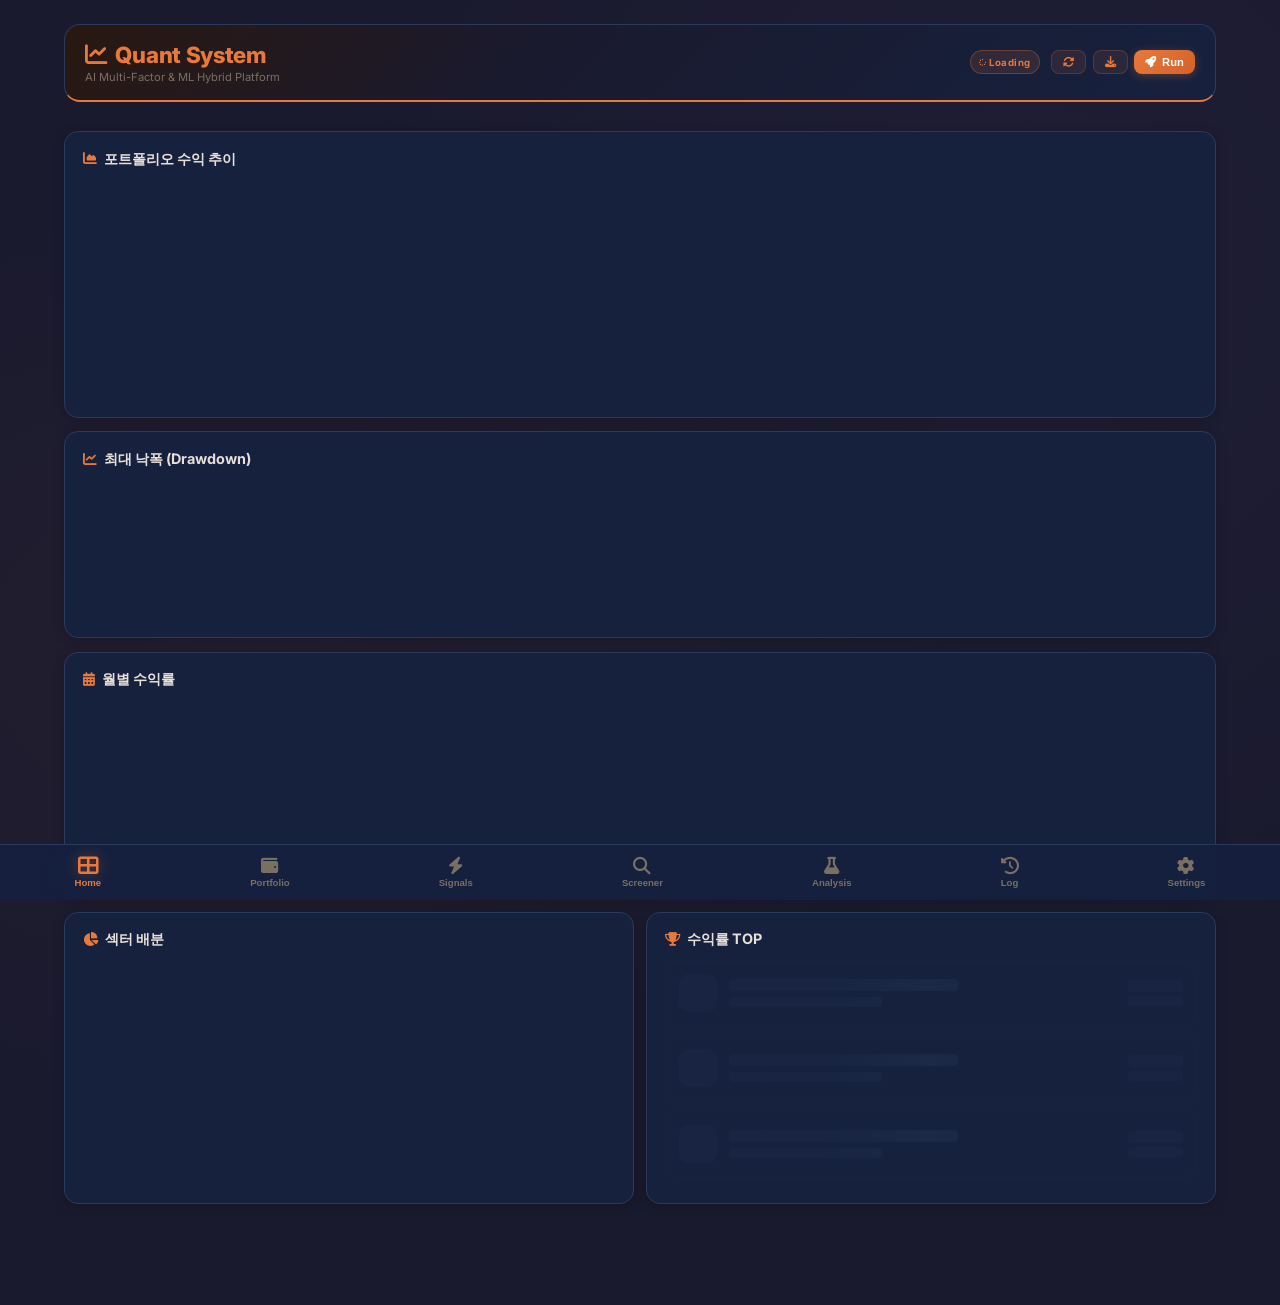
<file: index.html>
<!DOCTYPE html>
<html lang="ko">
<head>
    <meta charset="UTF-8">
    <meta name="viewport" content="width=device-width, initial-scale=1.0, maximum-scale=5.0, viewport-fit=cover">
    <meta name="apple-mobile-web-app-capable" content="yes">
    <meta name="apple-mobile-web-app-status-bar-style" content="black-translucent">
    <meta name="theme-color" content="#1a1a2e">
    <link rel="manifest" href="manifest.json">
    <link rel="icon" href="data:image/svg+xml,<svg xmlns='http://www.w3.org/2000/svg' viewBox='0 0 100 100'><text y='.9em' font-size='90'>📊</text></svg>">
    <title>Quant Investment System</title>
    <link href="https://fonts.googleapis.com/css2?family=Inter:wght@300;400;500;600;700;800;900&display=swap" rel="stylesheet">
    <link rel="stylesheet" href="https://cdnjs.cloudflare.com/ajax/libs/font-awesome/6.4.0/css/all.min.css">
    <script src="https://cdn.plot.ly/plotly-2.26.0.min.js"></script>
    <style>
:root {
    --bg: #1a1a2e; --bg-card: #16213e; --bg-card2: #1a2540; --bg-hover: #1e2d4a;
    --border: #2a3a5c; --border-light: #334155;
    --orange: #e8793a; --orange-light: #f4a261; --orange-dark: #d4622a;
    --orange-glow: rgba(232,121,58,0.15); --orange-glow2: rgba(232,121,58,0.08);
    --accent: #f4a261; --success: #2dd4a8; --danger: #ff6b6b; --warning: #ffd166;
    --info: #4fc3f7; --purple: #a78bfa; --pink: #f472b6; --cyan: #22d3ee;
    --text: #e8e0d8; --text2: #b8a99a; --text3: #7a6f63; --text-dim: #5a5050;
    --glass: rgba(22,33,62,0.85);
}
*{margin:0;padding:0;box-sizing:border-box;}
body{
    font-family:'Inter',-apple-system,BlinkMacSystemFont,sans-serif;
    background: var(--bg); color: var(--text); min-height:100vh;
    background-image: radial-gradient(ellipse at 20% 50%, rgba(232,121,58,0.04) 0%, transparent 50%),
                      radial-gradient(ellipse at 80% 20%, rgba(164,120,255,0.03) 0%, transparent 50%);
    padding-bottom: env(safe-area-inset-bottom,0);
}
::-webkit-scrollbar{width:5px} ::-webkit-scrollbar-track{background:var(--bg)} ::-webkit-scrollbar-thumb{background:var(--border);border-radius:3px}

.app{max-width:1200px;margin:0 auto;padding:1rem;padding-bottom:5.5rem;}
.page{display:none;animation:fadeIn .3s ease} .page.active{display:block}
@keyframes fadeIn{from{opacity:0;transform:translateY(8px)}to{opacity:1;transform:translateY(0)}}
@keyframes pulse{0%,100%{opacity:1}50%{opacity:.5}}

/* Header */
.header{
    background:linear-gradient(135deg, #2a1810 0%, #1a1a2e 40%, #16213e 100%);
    border:1px solid var(--border); border-bottom:2px solid var(--orange);
    padding:1rem 1.25rem; border-radius:16px; margin-bottom:1rem;
    display:flex; justify-content:space-between; align-items:center;
}
.header h1{color:var(--orange);font-size:1.15rem;font-weight:800;letter-spacing:-0.3px}
.header p{color:var(--text3);font-size:.7rem;margin-top:.1rem}
.header-right{display:flex;gap:.4rem}

/* Tab Bar */
.tab-bar{
    position:fixed;bottom:0;left:0;right:0;
    background:rgba(22,33,62,0.97);backdrop-filter:blur(20px);
    display:flex;justify-content:space-around;align-items:center;
    padding:.4rem 0;padding-bottom:calc(.4rem + env(safe-area-inset-bottom,0));
    border-top:1px solid var(--border);z-index:1000;
}
.tab-item{
    display:flex;flex-direction:column;align-items:center;gap:.15rem;
    padding:.35rem .6rem;border-radius:10px;cursor:pointer;
    transition:all .2s;-webkit-tap-highlight-color:transparent;
    touch-action:manipulation;border:none;background:none;
    color:var(--text3);font-size:.6rem;font-weight:600;
}
.tab-item i{font-size:1.1rem;transition:all .2s}
.tab-item.active{color:var(--orange)}
.tab-item.active i{transform:scale(1.15);filter:drop-shadow(0 0 6px rgba(232,121,58,0.4))}

/* Cards */
.card{
    background:var(--bg-card);border:1px solid var(--border);
    border-radius:14px;padding:1.1rem;margin-bottom:.85rem;
    box-shadow:0 2px 12px rgba(0,0,0,0.2);
}
.card-title{
    font-size:.9rem;font-weight:700;color:var(--text);
    margin-bottom:.65rem;display:flex;align-items:center;gap:.45rem;
}
.card-title i{color:var(--orange);font-size:.85rem}

/* Summary */
.summary-grid{display:grid;grid-template-columns:1fr 1fr;gap:.6rem;margin-bottom:.85rem}
.summary-item{
    background:var(--bg-card);border:1px solid var(--border);
    border-radius:12px;padding:.85rem;position:relative;overflow:hidden;
}
.summary-item::before{content:'';position:absolute;top:0;left:0;width:3px;height:100%}
.summary-item.orange::before{background:var(--orange)} .summary-item.green::before{background:var(--success)}
.summary-item.red::before{background:var(--danger)} .summary-item.purple::before{background:var(--purple)}
.summary-item.blue::before{background:var(--info)} .summary-item.cyan::before{background:var(--cyan)}
.summary-label{font-size:.65rem;color:var(--text3);text-transform:uppercase;letter-spacing:.5px;font-weight:600}
.summary-value{font-size:1.25rem;font-weight:800;margin-top:.2rem}

/* Regime Badge */
.regime{display:inline-flex;align-items:center;gap:4px;padding:.25rem .7rem;border-radius:20px;font-size:.7rem;font-weight:700;text-transform:uppercase;letter-spacing:.5px}
.regime-normal{background:rgba(45,212,168,0.12);color:var(--success);border:1px solid rgba(45,212,168,0.3)}
.regime-warning{background:rgba(255,209,102,0.12);color:var(--warning);border:1px solid rgba(255,209,102,0.3)}
.regime-breakdown{background:rgba(255,107,107,0.12);color:var(--danger);border:1px solid rgba(255,107,107,0.3)}

/* Stock Items */
.stock-item{
    display:flex;justify-content:space-between;align-items:center;
    padding:.75rem 0;border-bottom:1px solid rgba(42,58,92,0.5);
    cursor:pointer;-webkit-tap-highlight-color:transparent;
}
.stock-item:last-child{border-bottom:none}
.stock-left{display:flex;align-items:center;gap:.65rem}
.stock-icon{
    width:38px;height:38px;border-radius:10px;display:flex;
    align-items:center;justify-content:center;font-weight:800;
    font-size:.6rem;color:white;
    background:linear-gradient(135deg,var(--orange),var(--orange-dark));
    box-shadow:0 2px 8px rgba(232,121,58,0.25);
}
.stock-name{font-weight:600;font-size:.85rem;color:var(--text)}
.stock-sub{font-size:.7rem;color:var(--text3);margin-top:.05rem}
.stock-right{text-align:right}
.stock-price{font-weight:700;font-size:.9rem}
.stock-change{font-size:.75rem;font-weight:600}
.up{color:var(--danger)} .down{color:var(--info)}

/* Buttons */
.btn{
    padding:.5rem 1rem;border-radius:10px;border:none;font-weight:600;
    cursor:pointer;font-size:.8rem;display:inline-flex;align-items:center;
    gap:.35rem;transition:all .2s;-webkit-tap-highlight-color:transparent;
    touch-action:manipulation;
}
.btn-sm{padding:.35rem .7rem;font-size:.7rem;border-radius:8px}
.btn-primary{background:linear-gradient(135deg,var(--orange),var(--orange-dark));color:white;box-shadow:0 2px 10px rgba(232,121,58,0.3)}
.btn-primary:active{transform:scale(0.97)}
.btn-outline{background:transparent;border:1.5px solid var(--border);color:var(--text2)}
.btn-ghost{background:rgba(232,121,58,0.1);color:var(--orange);border:1px solid rgba(232,121,58,0.2)}
.btn-danger{background:var(--danger);color:white}

/* Badges */
.badge{display:inline-block;padding:.15rem .5rem;border-radius:20px;font-size:.65rem;font-weight:700}
.badge-strong{background:rgba(45,212,168,0.12);color:var(--success);border:1px solid rgba(45,212,168,0.25)}
.badge-buy{background:rgba(79,195,247,0.12);color:var(--info);border:1px solid rgba(79,195,247,0.25)}
.badge-hold{background:rgba(255,209,102,0.12);color:var(--warning);border:1px solid rgba(255,209,102,0.25)}

/* P&L */
.pnl-pos{color:var(--danger)} .pnl-neg{color:var(--info)}

/* Portfolio Item */
.portfolio-item{padding:.85rem 0;border-bottom:1px solid rgba(42,58,92,0.5)}
.portfolio-item:last-child{border-bottom:none}
.portfolio-top{display:flex;justify-content:space-between;align-items:center;margin-bottom:.4rem}
.portfolio-details{
    display:grid;grid-template-columns:repeat(3,1fr);gap:.4rem;
    background:var(--bg-card2);padding:.5rem;border-radius:8px;font-size:.7rem;
}
.detail-label{color:var(--text3)} .detail-value{font-weight:700;margin-top:.05rem;color:var(--text2)}

/* Toast */
.toast{
    position:fixed;bottom:5rem;left:50%;transform:translateX(-50%) translateY(100px);
    background:var(--bg-card);color:var(--text);padding:.7rem 1.1rem;
    border:1px solid var(--border);
    border-radius:12px;font-size:.8rem;font-weight:500;z-index:9999;
    opacity:0;transition:all .4s;box-shadow:0 10px 40px rgba(0,0,0,.5);max-width:90vw;text-align:center;
}
.toast.show{opacity:1;transform:translateX(-50%) translateY(0)}
.toast.success{border-color:var(--success);background:rgba(45,212,168,0.1)}
.toast.error{border-color:var(--danger);background:rgba(255,107,107,0.1)}

/* Modal */
.modal-overlay{
    position:fixed;inset:0;background:rgba(0,0,0,.65);backdrop-filter:blur(8px);
    z-index:9000;display:flex;align-items:flex-end;justify-content:center;
    opacity:0;pointer-events:none;transition:opacity .3s;
}
.modal-overlay.show{opacity:1;pointer-events:auto}
.modal{
    background:var(--bg-card);border:1px solid var(--border);border-top:2px solid var(--orange);
    border-radius:18px 18px 0 0;padding:1.3rem;width:100%;max-width:500px;
    max-height:85vh;overflow-y:auto;transform:translateY(100%);transition:transform .3s;
}
.modal-overlay.show .modal{transform:translateY(0)}
.modal-handle{width:36px;height:3px;background:var(--border);border-radius:2px;margin:0 auto .85rem;display:block}
.modal h3{font-size:1rem;margin-bottom:.85rem;color:var(--text)}
.form-group{margin-bottom:.85rem}
.form-group label{display:block;font-size:.75rem;font-weight:600;color:var(--text3);margin-bottom:.25rem}
.form-group input,.form-group select{
    width:100%;padding:.6rem;border:1.5px solid var(--border);background:var(--bg);
    color:var(--text);border-radius:10px;font-size:.85rem;font-family:inherit;-webkit-appearance:none;
}
.form-group input:focus,.form-group select:focus{outline:none;border-color:var(--orange)}

/* Empty */
.empty-state{text-align:center;padding:2.5rem 1rem;color:var(--text3)}
.empty-state i{font-size:2.5rem;margin-bottom:.75rem;opacity:.3;color:var(--orange)}
.empty-state p{font-size:.85rem}

/* Settings */
.setting-row{display:flex;justify-content:space-between;align-items:center;padding:.85rem 0;border-bottom:1px solid rgba(42,58,92,0.5)}
.setting-row:last-child{border-bottom:none}
.setting-label{font-weight:600;font-size:.85rem;color:var(--text)} .setting-desc{font-size:.7rem;color:var(--text3);margin-top:.1rem}

/* Screener filters */
.filter-row{display:flex;gap:.5rem;flex-wrap:wrap;margin-bottom:.75rem}
.filter-chip{
    padding:.3rem .7rem;border-radius:20px;font-size:.7rem;font-weight:600;
    cursor:pointer;border:1px solid var(--border);color:var(--text2);
    background:var(--bg);transition:all .2s;-webkit-tap-highlight-color:transparent;
}
.filter-chip.active{border-color:var(--orange);color:var(--orange);background:rgba(232,121,58,0.08)}

/* Heatmap cell */
.heatmap-grid{display:grid;gap:2px;font-size:.65rem;text-align:center}
.heatmap-cell{padding:.4rem .2rem;border-radius:4px;font-weight:600}

/* Trade log */
.trade-row{display:flex;justify-content:space-between;align-items:center;padding:.6rem 0;border-bottom:1px solid rgba(42,58,92,.3);font-size:.8rem}
.trade-row:last-child{border-bottom:none}

/* Responsive */
@media(min-width:768px){
    .app{padding:1.5rem;padding-bottom:5.5rem}
    .summary-grid{grid-template-columns:repeat(3,1fr)}
    .portfolio-details{grid-template-columns:repeat(6,1fr)}
    .header h1{font-size:1.4rem}
    .metrics-5{grid-template-columns:repeat(5,1fr)}
}
@media(min-width:1024px){
    .summary-grid{grid-template-columns:repeat(5,1fr)}
}
@media(max-width:380px){
    .app{padding:.4rem;padding-bottom:5rem}
    .summary-value{font-size:1.05rem} .header h1{font-size:1rem}
    .tab-item{font-size:.55rem;padding:.3rem .4rem} .tab-item i{font-size:1rem}
}
/* Skeleton screens */
@keyframes shimmer{0%{background-position:-200px 0}100%{background-position:200px 0}}
.skeleton{background:linear-gradient(90deg,rgba(42,58,92,.15) 25%,rgba(42,58,92,.3) 50%,rgba(42,58,92,.15) 75%);background-size:400px 100%;animation:shimmer 1.5s infinite;border-radius:8px}
.skeleton-item{display:flex;align-items:center;gap:.75rem;padding:.85rem;margin-bottom:.5rem;background:var(--glass);border-radius:12px;border:1px solid rgba(42,58,92,.15)}
.skeleton-circle{width:38px;height:38px;border-radius:10px;flex-shrink:0}
.skeleton-line{height:12px;border-radius:4px;width:100%}
.skeleton-line.short{width:60%}
.skeleton-line.tiny{width:40%;height:10px;margin-top:6px}
.skeleton-right{margin-left:auto;text-align:right;min-width:60px}
.skeleton-right .skeleton-line{width:55px;margin-left:auto}
/* Offline banner */
.offline-banner{display:none;background:linear-gradient(135deg,rgba(255,107,107,0.15),rgba(255,107,107,0.05));border:1px solid rgba(255,107,107,0.3);border-radius:12px;padding:.65rem .85rem;margin-bottom:.75rem;font-size:.78rem;color:var(--danger);align-items:center;gap:.5rem}
.offline-banner.show{display:flex}
.offline-banner i{font-size:.9rem}
.offline-banner .retry-btn{margin-left:auto;background:rgba(255,107,107,0.15);border:1px solid rgba(255,107,107,0.3);color:var(--danger);padding:.25rem .6rem;border-radius:8px;font-size:.7rem;cursor:pointer}
.offline-banner .retry-btn:active{transform:scale(.95)}
/* Error card state */
.error-state{text-align:center;padding:1.5rem;color:var(--danger);font-size:.82rem}
.error-state i{font-size:1.5rem;margin-bottom:.5rem;opacity:.5;display:block}
.error-state .retry-link{color:var(--orange);text-decoration:underline;cursor:pointer;margin-top:.4rem;display:inline-block}
/* Autocomplete */
.ac-item{padding:.5rem .8rem;font-size:.82rem;cursor:pointer;display:flex;justify-content:space-between;align-items:center;border-bottom:1px solid rgba(42,58,92,.1)}
.ac-item:hover,.ac-item:focus{background:rgba(45,212,168,.08)}
.ac-item .ac-name{font-weight:600;color:var(--text)}
.ac-item .ac-sub{font-size:.7rem;color:var(--text3)}
.ac-item .ac-sector{font-size:.65rem;color:var(--text3);background:rgba(42,58,92,.15);padding:.1rem .4rem;border-radius:4px}
.recent-chip{display:inline-flex;align-items:center;gap:.25rem;padding:.2rem .55rem;background:rgba(42,58,92,.15);border:1px solid rgba(42,58,92,.2);border-radius:8px;font-size:.7rem;color:var(--text2);cursor:pointer;transition:all .15s}
.recent-chip:hover{background:rgba(45,212,168,.1);border-color:rgba(45,212,168,.3);color:var(--success)}
.recent-chip .del{color:var(--text3);font-size:.6rem;margin-left:.2rem}
.recent-chip .del:hover{color:var(--danger)}
    </style>
</head>
<body>
<div class="app">
    <div class="header">
        <div>
            <h1><i class="fas fa-chart-line" style="margin-right:4px"></i> Quant System</h1>
            <p>AI Multi-Factor & ML Hybrid Platform</p>
        </div>
        <div class="header-right">
            <span id="dataStatus" style="font-size:.6rem;padding:.2rem .5rem;border-radius:12px;font-weight:700;letter-spacing:.5px;display:inline-flex;align-items:center;gap:3px;margin-right:.3rem"></span>
            <button class="btn btn-ghost btn-sm" onclick="refreshPrices()" title="Refresh prices"><i class="fas fa-sync-alt" id="refreshIcon"></i></button>
            <button class="btn btn-ghost btn-sm" onclick="exportData()"><i class="fas fa-download"></i></button>
            <button class="btn btn-primary btn-sm" onclick="runStrategy()"><i class="fas fa-rocket"></i> Run</button>
        </div>
    </div>

    <!-- Offline banner -->
    <div id="offlineBanner" class="offline-banner">
        <i class="fas fa-wifi-slash"></i>
        <span>오프라인 상태입니다. 캐시된 데이터를 사용합니다.</span>
        <button class="retry-btn" onclick="refreshPrices()"><i class="fas fa-redo"></i> 재시도</button>
    </div>

    <!-- ===== PAGE: Dashboard ===== -->
    <div id="page-dashboard" class="page active">
        <!-- 오늘의 브리핑 -->
        <div id="todayBriefing"></div>
        <!-- 오늘의 추천 -->
        <div id="todayPick"></div>
        <div class="summary-grid" id="dashSummary"></div>
        <!-- 포트폴리오 어드바이스 -->
        <div id="portfolioAdvice"></div>
        <div class="card"><div class="card-title"><i class="fas fa-chart-area"></i> 포트폴리오 수익 추이</div><div id="perfChart" style="height:220px"></div></div>
        <div class="card"><div class="card-title"><i class="fas fa-chart-line"></i> 최대 낙폭 (Drawdown)</div><div id="ddChart" style="height:140px"></div></div>
        <div class="card"><div class="card-title"><i class="fas fa-calendar-alt"></i> 월별 수익률</div><div id="monthlyChart" style="height:180px"></div></div>
        <div style="display:grid;grid-template-columns:1fr 1fr;gap:.75rem">
            <div class="card"><div class="card-title"><i class="fas fa-chart-pie"></i> 섹터 배분</div><div id="sectorChart" style="height:200px"></div></div>
            <div class="card"><div class="card-title"><i class="fas fa-trophy"></i> 수익률 TOP</div><div id="topMovers"></div></div>
        </div>
    </div>

    <!-- ===== PAGE: Portfolio ===== -->
    <div id="page-portfolio" class="page">
        <div id="portAdviceCard"></div>
        <!-- Rebalancing Card -->
        <div id="rebalanceCard"></div>
        <div class="card">
            <div class="card-title" style="justify-content:space-between">
                <span><i class="fas fa-wallet"></i> 내 보유 주식</span>
                <button class="btn btn-primary btn-sm" onclick="openAddModal()"><i class="fas fa-plus"></i> 추가</button>
            </div>
            <div id="portfolioList"></div>
        </div>
        <!-- Position Sizing Calculator -->
        <div class="card">
            <div class="card-title"><i class="fas fa-calculator"></i> 포지션 계산기</div>
            <div style="display:grid;grid-template-columns:1fr 1fr;gap:.5rem;margin-bottom:.6rem">
                <div class="form-group" style="margin:0"><label>총 투자금</label><input type="number" id="calcTotal" placeholder="10000000" style="width:100%;padding:.5rem;border:1px solid var(--border);background:var(--bg);color:var(--text);border-radius:8px;font-size:.85rem"></div>
                <div class="form-group" style="margin:0"><label>리스크 허용 (%)</label><input type="number" id="calcRisk" placeholder="2" value="2" style="width:100%;padding:.5rem;border:1px solid var(--border);background:var(--bg);color:var(--text);border-radius:8px;font-size:.85rem"></div>
            </div>
            <div style="display:grid;grid-template-columns:1fr 1fr;gap:.5rem;margin-bottom:.6rem">
                <div class="form-group" style="margin:0"><label>매수가</label><input type="number" id="calcEntry" placeholder="50000" style="width:100%;padding:.5rem;border:1px solid var(--border);background:var(--bg);color:var(--text);border-radius:8px;font-size:.85rem"></div>
                <div class="form-group" style="margin:0"><label>손절가</label><input type="number" id="calcStop" placeholder="47000" style="width:100%;padding:.5rem;border:1px solid var(--border);background:var(--bg);color:var(--text);border-radius:8px;font-size:.85rem"></div>
            </div>
            <button class="btn btn-primary btn-sm" style="width:100%;justify-content:center" onclick="calcPosition()"><i class="fas fa-calculator"></i> 계산</button>
            <div id="calcResult" style="margin-top:.6rem"></div>
        </div>
    </div>

    <!-- ===== PAGE: Signals ===== -->
    <div id="page-signals" class="page">
        <div style="display:flex;gap:.4rem;margin-bottom:.85rem">
            <button class="btn btn-primary" id="sigUS" onclick="switchMarket('US')" style="flex:1;justify-content:center"><i class="fas fa-flag-usa"></i> US</button>
            <button class="btn btn-outline" id="sigKR" onclick="switchMarket('KR')" style="flex:1;justify-content:center"><span style="font-size:.85rem">🇰🇷</span> KR</button>
        </div>
        <!-- 장 현황 카드 -->
        <div id="marketCommentary"></div>
        <div class="card">
            <div class="card-title"><i class="fas fa-bolt"></i> AI 매수 추천 <span id="sigMarketLabel" style="font-size:.65rem;color:var(--text3);font-weight:400;margin-left:.3rem">(US Market)</span></div>
            <p style="font-size:.75rem;color:var(--text3);margin-bottom:.75rem">멀티팩터 + ML 모델 기반 추천. 종목을 탭하면 상세 분석을 볼 수 있습니다.</p>
            <div id="signalsList"></div>
        </div>
        <div class="card"><div class="card-title"><i class="fas fa-fire"></i> Factor Heatmap</div><div id="heatmapChart" style="height:280px"></div></div>
        <div class="card"><div class="card-title"><i class="fas fa-chart-bar"></i> Factor Scores</div><div id="factorChart" style="height:220px"></div></div>
        <!-- Smart Money Tracker -->
        <div class="card" id="smartMoneyCard">
            <div class="card-title"><i class="fas fa-user-tie" style="color:var(--warning)"></i> 스마트머니 추적 <span style="font-size:.62rem;color:var(--text3);font-weight:400;margin-left:.3rem">13F 공시 기준</span></div>
            <p style="font-size:.74rem;color:var(--text3);margin-bottom:.65rem">세계 최고 투자자들이 지금 무엇을 사고 있는지 확인하세요. 종목을 탭하면 AI 분석이 열립니다.</p>
            <div id="smTabs" style="display:flex;gap:.35rem;flex-wrap:wrap;margin-bottom:.7rem"></div>
            <div id="smDetail"></div>
        </div>
    </div>

    <!-- ===== PAGE: Screener ===== -->
    <div id="page-screener" class="page">
        <!-- Market Toggle -->
        <div style="display:flex;gap:.4rem;margin-bottom:.85rem">
            <button class="btn btn-primary" id="mktUS" onclick="switchMarket('US')" style="flex:1;justify-content:center"><i class="fas fa-flag-usa"></i> US Market</button>
            <button class="btn btn-outline" id="mktKR" onclick="switchMarket('KR')" style="flex:1;justify-content:center"><span style="font-size:.85rem">🇰🇷</span> 한국 주식</button>
        </div>
        <!-- Ticker Search -->
        <div class="card">
            <div class="card-title"><i class="fas fa-crosshairs"></i> Ticker Lookup & Prediction</div>
            <div style="display:flex;gap:.5rem;margin-bottom:.6rem">
                <div style="flex:1;position:relative">
                    <input type="text" id="searchTicker" placeholder="Enter ticker (e.g. AAPL, 005930...)" autocomplete="off"
                        style="width:100%;padding:.6rem .8rem;border:1.5px solid var(--border);background:var(--bg);color:var(--text);border-radius:10px;font-size:.85rem;font-family:inherit;-webkit-appearance:none;box-sizing:border-box"
                        onkeydown="if(event.key==='Enter'){searchStock();hideAutocomplete()}"
                        oninput="showAutocomplete(this.value)" onfocus="showAutocomplete(this.value)">
                    <div id="autoComplete" style="display:none;position:absolute;top:100%;left:0;right:0;z-index:99;background:var(--card);border:1px solid var(--border);border-radius:0 0 10px 10px;max-height:200px;overflow-y:auto;box-shadow:0 8px 24px rgba(0,0,0,.4)"></div>
                </div>
                <button class="btn btn-primary" onclick="searchStock()" style="flex-shrink:0"><i class="fas fa-search"></i> Analyze</button>
            </div>
            <div id="recentSearches" style="display:flex;gap:.35rem;flex-wrap:wrap;margin-bottom:.5rem"></div>
            <p id="searchHint" style="font-size:.7rem;color:var(--text3);margin-bottom:.5rem">US: AAPL, TSLA, PLTR... | KR: 005930, 000660, 373220...</p>
            <div id="searchResult"></div>
        </div>
        <!-- Sector Screener -->
        <!-- Watchlist -->
        <div class="card" id="watchlistCard" style="display:none">
            <div class="card-title"><i class="fas fa-star" style="color:var(--warning)"></i> 관심종목 <span id="watchCount" style="font-size:.65rem;color:var(--text3);font-weight:400"></span></div>
            <div id="watchlistItems"></div>
        </div>
        <div class="card">
            <div class="card-title" style="justify-content:space-between;flex-wrap:wrap;gap:.4rem">
                <span><i class="fas fa-search-dollar"></i> Stock Screener <span id="screenerCount" style="font-size:.65rem;color:var(--text3);font-weight:400;margin-left:.3rem">(70 stocks, 7 sectors)</span></span>
                <div style="display:flex;gap:.3rem">
                    <button class="btn btn-ghost btn-sm" id="sortScore" onclick="sortScreener('score')" style="font-size:.6rem;padding:.2rem .5rem">AI점수↓</button>
                    <button class="btn btn-outline btn-sm" id="sortChange" onclick="sortScreener('change')" style="font-size:.6rem;padding:.2rem .5rem">등락률↓</button>
                    <button class="btn btn-outline btn-sm" id="sortName" onclick="sortScreener('name')" style="font-size:.6rem;padding:.2rem .5rem">이름↑</button>
                </div>
            </div>
            <div class="filter-row" id="screenerFilters"></div>
            <div id="screenerResults"></div>
        </div>
        <div class="card"><div class="card-title"><i class="fas fa-gem"></i> Hidden Champions</div>
            <p style="font-size:.75rem;color:var(--text3);margin-bottom:.6rem" id="hiddenDesc">Mid-cap stocks with strong momentum + quality factors</p>
            <div id="hiddenChampions"></div>
        </div>
    </div>

    <!-- ===== PAGE: Analysis ===== -->
    <div id="page-analysis" class="page">
        <div class="card"><div class="card-title"><i class="fas fa-microscope"></i> Return Distribution</div><div id="analysisChart" style="height:260px"></div></div>
        <div class="card"><div class="card-title"><i class="fas fa-balance-scale"></i> Risk Metrics</div><div id="riskMetrics"></div></div>
        <div class="card"><div class="card-title"><i class="fas fa-brain"></i> Feature Importance (SHAP)</div><div id="shapChart" style="height:280px"></div></div>
        <div class="card">
            <div class="card-title"><i class="fas fa-flask"></i> Scenario Analysis</div>
            <div id="scenarioSelector" style="margin-bottom:.6rem"></div>
            <div id="scenarioChart" style="height:250px"></div>
            <div id="scenarioSummary" style="margin-top:.6rem"></div>
        </div>
    </div>

    <!-- ===== PAGE: Trade Log ===== -->
    <div id="page-tradelog" class="page">
        <div id="realizedSummary"></div>
        <div class="card"><div class="card-title"><i class="fas fa-history"></i> 거래 내역</div><div id="tradeLog"></div></div>
        <div class="card"><div class="card-title"><i class="fas fa-bullseye"></i> Prediction Tracking</div><div id="predTracking"></div></div>
        <div class="card"><div class="card-title"><i class="fas fa-chart-line"></i> Model Accuracy</div><div id="accuracyChart" style="height:220px"></div></div>
    </div>

    <!-- ===== PAGE: Settings ===== -->
    <div id="page-settings" class="page">
        <div class="card">
            <div class="card-title"><i class="fas fa-sliders-h"></i> Strategy Parameters</div>
            <div class="form-group"><label>ML Model</label>
                <select id="setModel" onchange="saveSetting('model',this.value)">
                    <option value="lgbm">LightGBM</option><option value="xgb">XGBoost</option>
                    <option value="rf">Random Forest</option><option value="ridge">Ridge</option>
                </select></div>
            <div class="form-group"><label>Horizon</label>
                <select id="setHorizon" onchange="saveSetting('horizon',this.value)">
                    <option value="1y">1 Year</option><option value="30d">30 Days</option>
                </select></div>
            <div class="form-group"><label>Currency</label>
                <select id="setCurrency" onchange="saveSetting('currency',this.value)">
                    <option value="USD">USD ($)</option><option value="KRW">KRW (&#8361;)</option>
                </select></div>
        </div>
        <div class="card">
            <div class="card-title"><i class="fas fa-weight-hanging"></i> Factor Weights</div>
            <div class="form-group"><label>Momentum: <span id="wMomVal">0.25</span></label>
                <input type="range" id="wMom" min="0" max="1" step="0.05" value="0.25" oninput="updateWeight(this)" style="width:100%"></div>
            <div class="form-group"><label>Value: <span id="wValVal">0.25</span></label>
                <input type="range" id="wVal" min="0" max="1" step="0.05" value="0.25" oninput="updateWeight(this)" style="width:100%"></div>
            <div class="form-group"><label>Quality: <span id="wQualVal">0.25</span></label>
                <input type="range" id="wQual" min="0" max="1" step="0.05" value="0.25" oninput="updateWeight(this)" style="width:100%"></div>
            <div class="form-group"><label>Risk: <span id="wRiskVal">0.25</span></label>
                <input type="range" id="wRisk" min="0" max="1" step="0.05" value="0.25" oninput="updateWeight(this)" style="width:100%"></div>
        </div>
        <div class="card">
            <div class="card-title"><i class="fas fa-shield-alt"></i> 리스크 컨트롤 (실시간 적용)</div>
            <div class="setting-row"><div><div class="setting-label">최대 포지션</div><div class="setting-desc">단일 종목 한도 — 초과시 경고</div></div><span style="color:var(--success);font-weight:700">20% ✅</span></div>
            <div class="setting-row"><div><div class="setting-label">최대 섹터</div><div class="setting-desc">섹터 집중도 한도 — 초과시 경고</div></div><span style="color:var(--success);font-weight:700">40% ✅</span></div>
            <div class="setting-row"><div><div class="setting-label">스냅샷 저장</div><div class="setting-desc">일별 포트폴리오 가치 자동 기록</div></div><span style="color:var(--success);font-weight:700">ON ✅</span></div>
        </div>
        <div class="card">
            <div class="card-title"><i class="fas fa-bell"></i> 가격 알림</div>
            <div style="display:flex;gap:.5rem;margin-bottom:.6rem">
                <input type="text" id="alertSym" placeholder="종목코드 (예: AAPL)" style="flex:1;background:var(--bg);border:1px solid var(--border);border-radius:8px;padding:.5rem .7rem;color:var(--text);font-size:.85rem">
                <input type="number" id="alertPrice" placeholder="목표가" style="flex:1;background:var(--bg);border:1px solid var(--border);border-radius:8px;padding:.5rem .7rem;color:var(--text);font-size:.85rem">
            </div>
            <div style="display:flex;gap:.5rem;margin-bottom:.6rem">
                <select id="alertType" style="flex:1;background:var(--bg);border:1px solid var(--border);border-radius:8px;padding:.5rem .7rem;color:var(--text);font-size:.85rem">
                    <option value="above">이 가격 이상이면 알림 📈</option>
                    <option value="below">이 가격 이하면 알림 📉</option>
                </select>
                <button class="btn btn-primary btn-sm" onclick="addAlert()"><i class="fas fa-plus"></i> 추가</button>
            </div>
            <div id="alertList"></div>
        </div>
        <div class="card">
            <div class="card-title"><i class="fas fa-server"></i> System Info</div>
            <div style="font-size:.8rem;color:var(--text3);line-height:1.8">
                <p><strong style="color:var(--text2)">Hosting:</strong> GitHub Pages (Static)</p>
                <p><strong style="color:var(--text2)">Engine:</strong> Client-side (no server needed)</p>
                <p><strong style="color:var(--text2)">Market Data:</strong> Yahoo Finance (real-time)</p>
                <p><strong style="color:var(--text2)">Auto Refresh:</strong> Every 5min during US market hours</p>
                <p><strong style="color:var(--text2)">Storage:</strong> Browser localStorage + price cache</p>
                <p><strong style="color:var(--text2)">Architecture:</strong> Factor Scoring + ML + Regime Detection</p>
            </div>
            <button class="btn btn-danger btn-sm" style="margin-top:.75rem;width:100%" onclick="resetData()"><i class="fas fa-trash"></i> Reset All Data</button>
        </div>
    </div>
</div>

<!-- Tab Bar -->
<nav class="tab-bar">
    <button class="tab-item active" onclick="go('dashboard',this)"><i class="fas fa-th-large"></i><span>Home</span></button>
    <button class="tab-item" onclick="go('portfolio',this)"><i class="fas fa-wallet"></i><span>Portfolio</span></button>
    <button class="tab-item" onclick="go('signals',this)"><i class="fas fa-bolt"></i><span>Signals</span></button>
    <button class="tab-item" onclick="go('screener',this)"><i class="fas fa-search"></i><span>Screener</span></button>
    <button class="tab-item" onclick="go('analysis',this)"><i class="fas fa-flask"></i><span>Analysis</span></button>
    <button class="tab-item" onclick="go('tradelog',this)"><i class="fas fa-history"></i><span>Log</span></button>
    <button class="tab-item" onclick="go('settings',this)"><i class="fas fa-cog"></i><span>Settings</span></button>
</nav>

<div class="toast" id="toast"></div>

<!-- Add Stock Modal -->
<div class="modal-overlay" id="addModal">
    <div class="modal"><span class="modal-handle"></span>
        <h3><i class="fas fa-plus-circle" style="color:var(--orange)"></i> Add Stock</h3>
        <div class="form-group"><label>Symbol</label><input type="text" id="aSymbol" placeholder="AAPL" autocomplete="off"></div>
        <div class="form-group"><label>Name</label><input type="text" id="aName" placeholder="Apple Inc."></div>
        <div class="form-group"><label>Buy Price</label><input type="number" id="aBuy" placeholder="0" step="0.01"></div>
        <div class="form-group"><label>Quantity</label><input type="number" id="aQty" placeholder="0" step="1"></div>
        <div class="form-group"><label>Current Price</label><input type="number" id="aCur" placeholder="0" step="0.01"></div>
        <div class="form-group"><label>Sector</label>
            <select id="aSector"><option>Tech</option><option>Healthcare</option><option>Finance</option><option>Consumer</option><option>Energy</option><option>Industrial</option><option>Communication</option><option>IT</option><option>바이오</option><option>금융</option><option>소비재</option><option>엔터</option><option>에너지</option><option>산업재</option><option>Other</option></select></div>
        <div style="display:flex;gap:.6rem">
            <button class="btn btn-primary" style="flex:1" onclick="addStock()">Add</button>
            <button class="btn btn-outline" style="flex:1" onclick="closeModals()">Cancel</button>
        </div>
    </div>
</div>

<!-- Edit Modal -->
<div class="modal-overlay" id="editModal">
    <div class="modal"><span class="modal-handle"></span>
        <h3><i class="fas fa-edit" style="color:var(--orange)"></i> Update Stock</h3>
        <input type="hidden" id="eIdx">
        <div id="editCostBasis" style="font-size:.75rem;color:var(--text3);margin-bottom:.5rem;padding:.5rem;background:var(--bg);border-radius:8px;border:1px solid var(--border)"></div>
        <div class="form-group"><label>Current Price</label><input type="number" id="eCur" step="0.01"></div>
        <div class="form-group"><label>Quantity</label><input type="number" id="eQty" step="1"></div>
        <div style="display:flex;gap:.6rem">
            <button class="btn btn-primary" style="flex:1" onclick="updateStock()">Update</button>
            <button class="btn btn-danger" style="flex:1" onclick="sellStock()"><i class="fas fa-sign-out-alt"></i> Sell</button>
        </div>
        <div style="margin-top:.6rem;padding-top:.6rem;border-top:1px solid var(--border)">
            <div style="font-size:.7rem;color:var(--text3);margin-bottom:.35rem;font-weight:600"><i class="fas fa-cart-plus"></i> 추가 매수 (평균단가 조정)</div>
            <div style="display:flex;gap:.4rem">
                <input type="number" id="eAddPrice" placeholder="매수가" step="0.01" style="flex:1;padding:.45rem;border:1px solid var(--border);background:var(--bg);color:var(--text);border-radius:8px;font-size:.8rem">
                <input type="number" id="eAddQty" placeholder="수량" step="1" style="width:70px;padding:.45rem;border:1px solid var(--border);background:var(--bg);color:var(--text);border-radius:8px;font-size:.8rem">
                <button class="btn btn-ghost btn-sm" onclick="buyMore()" style="flex-shrink:0"><i class="fas fa-plus"></i> 추가</button>
            </div>
        </div>
        <button class="btn btn-outline" style="width:100%;margin-top:.6rem" onclick="closeModals()">Cancel</button>
    </div>
</div>

<!-- Signal Modal -->
<div class="modal-overlay" id="sigModal">
    <div class="modal"><span class="modal-handle"></span>
        <h3 id="sigTitle">Detail</h3><div id="sigContent"></div>
        <button class="btn btn-primary" style="width:100%;margin-top:.75rem" id="sigAddBtn"><i class="fas fa-plus"></i> Add to Portfolio</button>
        <button class="btn btn-outline" style="width:100%;margin-top:.4rem" onclick="closeModals()">Close</button>
    </div>
</div>

<!-- Strategy Modal -->
<div class="modal-overlay" id="stratModal">
    <div class="modal"><span class="modal-handle"></span>
        <h3><i class="fas fa-rocket" style="color:var(--orange)"></i> Running Strategy</h3>
        <div style="width:100%;height:6px;background:var(--border);border-radius:3px;overflow:hidden;margin:.75rem 0">
            <div id="progFill" style="height:100%;background:linear-gradient(90deg,var(--orange),var(--orange-light));border-radius:3px;width:0%;transition:width .3s"></div>
        </div>
        <div id="progText" style="font-size:.8rem;color:var(--text3);margin-bottom:.5rem">Initializing...</div>
        <div id="stratLog" style="font-family:monospace;font-size:.7rem;background:var(--bg);border:1px solid var(--border);border-radius:8px;padding:.6rem;max-height:160px;overflow-y:auto;color:var(--text3);line-height:1.8"></div>
    </div>
</div>

<script>
const SK='qis_port_v3', STK='qis_set_v3', TLK='qis_trades_v3', PCK='qis_prices_cache';
const plotDark={plot_bgcolor:'rgba(0,0,0,0)',paper_bgcolor:'rgba(0,0,0,0)',font:{family:'Inter',color:'#7a6f63',size:11},margin:{t:10,r:10,b:30,l:40}};

let isLive=false, lastUpdate=null, priceCache={};

// Exchange rate (KRW/USD) - configurable with live fetch
let cachedKRWRate=1380; // default fallback
const RATE_CACHE_KEY='qis_krw_rate';
function getKRWRate(){
    const cached=localStorage.getItem(RATE_CACHE_KEY);
    if(cached){try{const d=JSON.parse(cached);if(d.rate&&Date.now()-d.ts<6*3600*1000)return d.rate;}catch(e){}}
    return cachedKRWRate;
}
async function fetchKRWRate(){
    const proxies=typeof getHealthyProxies==='function'?getHealthyProxies():[];
    const urls=['https://query1.finance.yahoo.com/v7/finance/quote?symbols=USDKRW=X&fields=regularMarketPrice'];
    for(const url of urls){
        for(const proxy of proxies){
            try{
                const res=await fetch(proxy(url),{signal:AbortSignal.timeout(8000)});
                if(!res.ok)continue;
                const data=await res.json();
                const r=data?.quoteResponse?.result?.[0]?.regularMarketPrice;
                if(r&&r>800&&r<2000){cachedKRWRate=r;localStorage.setItem(RATE_CACHE_KEY,JSON.stringify({rate:r,ts:Date.now()}));return r;}
            }catch(e){continue;}
        }
    }
    return getKRWRate();
}

// Signals data per sector (~10 each, fallback prices overwritten by real data)
const signals=[
    // Tech (10)
    {s:'NVDA',n:'NVIDIA',sec:'Tech',sc:.95,tp:0,cp:0,f:{mom:1.8,val:-0.5,qual:1.2,risk:-0.3},r:'AI/GPU demand, data center growth'},
    {s:'AAPL',n:'Apple',sec:'Tech',sc:.92,tp:0,cp:0,f:{mom:1.2,val:0.8,qual:1.5,risk:0.2},r:'Services growth, iPhone cycle'},
    {s:'MSFT',n:'Microsoft',sec:'Tech',sc:.89,tp:0,cp:0,f:{mom:0.9,val:0.3,qual:1.8,risk:0.1},r:'Azure + Copilot AI integration'},
    {s:'AVGO',n:'Broadcom',sec:'Tech',sc:.87,tp:0,cp:0,f:{mom:1.4,val:0.2,qual:1.6,risk:0.1},r:'AI networking, VMware synergy'},
    {s:'CRM',n:'Salesforce',sec:'Tech',sc:.83,tp:0,cp:0,f:{mom:0.8,val:0.6,qual:1.3,risk:0.2},r:'AI CRM, Data Cloud growth'},
    {s:'ADBE',n:'Adobe',sec:'Tech',sc:.81,tp:0,cp:0,f:{mom:0.5,val:0.4,qual:1.5,risk:0.3},r:'AI creative tools, Firefly'},
    {s:'AMD',n:'AMD',sec:'Tech',sc:.84,tp:0,cp:0,f:{mom:1.3,val:-0.3,qual:0.9,risk:-0.5},r:'AI chip competition, MI300'},
    {s:'ORCL',n:'Oracle',sec:'Tech',sc:.79,tp:0,cp:0,f:{mom:1.0,val:0.7,qual:1.1,risk:0.4},r:'Cloud infrastructure, OCI'},
    {s:'NOW',n:'ServiceNow',sec:'Tech',sc:.82,tp:0,cp:0,f:{mom:1.1,val:-0.4,qual:1.4,risk:0.0},r:'AI workflow automation'},
    {s:'INTC',n:'Intel',sec:'Tech',sc:.62,tp:0,cp:0,f:{mom:-1.2,val:1.5,qual:-0.8,risk:-1.5},r:'Foundry turnaround, 18A node'},
    // Healthcare (10)
    {s:'LLY',n:'Eli Lilly',sec:'Healthcare',sc:.88,tp:0,cp:0,f:{mom:1.5,val:-1.2,qual:0.8,risk:-0.5},r:'GLP-1 drug pipeline'},
    {s:'UNH',n:'UnitedHealth',sec:'Healthcare',sc:.81,tp:0,cp:0,f:{mom:0.3,val:0.9,qual:1.7,risk:0.5},r:'Medicare expansion'},
    {s:'JNJ',n:'Johnson & Johnson',sec:'Healthcare',sc:.78,tp:0,cp:0,f:{mom:0.1,val:1.2,qual:1.5,risk:0.9},r:'MedTech + pharma split'},
    {s:'ABBV',n:'AbbVie',sec:'Healthcare',sc:.80,tp:0,cp:0,f:{mom:0.6,val:1.0,qual:1.2,risk:0.3},r:'Immunology, Rinvoq growth'},
    {s:'MRK',n:'Merck',sec:'Healthcare',sc:.77,tp:0,cp:0,f:{mom:0.2,val:0.8,qual:1.3,risk:0.6},r:'Keytruda franchise'},
    {s:'TMO',n:'Thermo Fisher',sec:'Healthcare',sc:.79,tp:0,cp:0,f:{mom:0.4,val:0.3,qual:1.6,risk:0.2},r:'Life sciences tools leader'},
    {s:'ABT',n:'Abbott Labs',sec:'Healthcare',sc:.76,tp:0,cp:0,f:{mom:0.3,val:0.7,qual:1.4,risk:0.7},r:'Diagnostics + MedTech'},
    {s:'AMGN',n:'Amgen',sec:'Healthcare',sc:.74,tp:0,cp:0,f:{mom:0.5,val:0.9,qual:1.0,risk:0.4},r:'Obesity drug MariTide'},
    {s:'PFE',n:'Pfizer',sec:'Healthcare',sc:.65,tp:0,cp:0,f:{mom:-0.8,val:1.8,qual:0.5,risk:-0.3},r:'Post-COVID pipeline rebuild'},
    {s:'ISRG',n:'Intuitive Surgical',sec:'Healthcare',sc:.85,tp:0,cp:0,f:{mom:1.2,val:-0.9,qual:1.5,risk:-0.1},r:'Da Vinci 5 robot launch'},
    // Finance (10)
    {s:'JPM',n:'JPMorgan',sec:'Finance',sc:.80,tp:0,cp:0,f:{mom:0.5,val:1.5,qual:1.3,risk:0.8},r:'NII growth, investment banking'},
    {s:'V',n:'Visa',sec:'Finance',sc:.86,tp:0,cp:0,f:{mom:0.9,val:0.2,qual:1.8,risk:0.6},r:'Global payments leader'},
    {s:'MA',n:'Mastercard',sec:'Finance',sc:.85,tp:0,cp:0,f:{mom:0.8,val:0.1,qual:1.7,risk:0.5},r:'Cross-border recovery'},
    {s:'GS',n:'Goldman Sachs',sec:'Finance',sc:.78,tp:0,cp:0,f:{mom:0.7,val:1.3,qual:1.0,risk:-0.2},r:'Trading + asset mgmt'},
    {s:'BAC',n:'Bank of America',sec:'Finance',sc:.75,tp:0,cp:0,f:{mom:0.3,val:1.6,qual:0.8,risk:0.1},r:'Rate sensitivity, consumer'},
    {s:'MS',n:'Morgan Stanley',sec:'Finance',sc:.77,tp:0,cp:0,f:{mom:0.6,val:1.1,qual:1.1,risk:0.0},r:'Wealth management pivot'},
    {s:'BLK',n:'BlackRock',sec:'Finance',sc:.82,tp:0,cp:0,f:{mom:1.0,val:0.4,qual:1.5,risk:0.3},r:'ETF dominance, $10T+ AUM'},
    {s:'AXP',n:'American Express',sec:'Finance',sc:.79,tp:0,cp:0,f:{mom:0.8,val:0.7,qual:1.2,risk:0.2},r:'Premium consumer spend'},
    {s:'C',n:'Citigroup',sec:'Finance',sc:.70,tp:0,cp:0,f:{mom:0.2,val:1.8,qual:0.4,risk:-0.4},r:'Restructuring turnaround'},
    {s:'SCHW',n:'Schwab',sec:'Finance',sc:.76,tp:0,cp:0,f:{mom:0.4,val:1.0,qual:1.0,risk:0.1},r:'Brokerage + Ameritrade integration'},
    // Consumer (10)
    {s:'AMZN',n:'Amazon',sec:'Consumer',sc:.85,tp:0,cp:0,f:{mom:0.7,val:0.5,qual:1.0,risk:0.3},r:'AWS + retail margin expansion'},
    {s:'TSLA',n:'Tesla',sec:'Consumer',sc:.72,tp:0,cp:0,f:{mom:-0.3,val:-1.8,qual:0.2,risk:-1.2},r:'FSD progress, energy storage'},
    {s:'COST',n:'Costco',sec:'Consumer',sc:.83,tp:0,cp:0,f:{mom:1.0,val:-0.6,qual:1.6,risk:0.8},r:'Membership model, pricing power'},
    {s:'WMT',n:'Walmart',sec:'Consumer',sc:.80,tp:0,cp:0,f:{mom:0.8,val:0.3,qual:1.3,risk:0.9},r:'E-commerce + ad platform'},
    {s:'HD',n:'Home Depot',sec:'Consumer',sc:.78,tp:0,cp:0,f:{mom:0.4,val:0.6,qual:1.4,risk:0.4},r:'Housing cycle recovery'},
    {s:'MCD',n:'McDonald\'s',sec:'Consumer',sc:.76,tp:0,cp:0,f:{mom:0.2,val:0.5,qual:1.5,risk:0.7},r:'Digital ordering, loyalty program'},
    {s:'NKE',n:'Nike',sec:'Consumer',sc:.68,tp:0,cp:0,f:{mom:-0.7,val:0.8,qual:0.9,risk:-0.3},r:'Brand refresh, DTC recovery'},
    {s:'SBUX',n:'Starbucks',sec:'Consumer',sc:.71,tp:0,cp:0,f:{mom:-0.2,val:0.6,qual:1.0,risk:0.1},r:'New CEO turnaround plan'},
    {s:'PG',n:'Procter & Gamble',sec:'Consumer',sc:.77,tp:0,cp:0,f:{mom:0.3,val:0.4,qual:1.6,risk:1.0},r:'Pricing power, staples leader'},
    {s:'TGT',n:'Target',sec:'Consumer',sc:.69,tp:0,cp:0,f:{mom:-0.4,val:1.2,qual:0.7,risk:-0.1},r:'Discretionary recovery play'},
    // Communication (10)
    {s:'META',n:'Meta',sec:'Communication',sc:.83,tp:0,cp:0,f:{mom:1.3,val:1.1,qual:0.6,risk:-0.2},r:'Ad recovery, Reels monetization'},
    {s:'GOOG',n:'Alphabet',sec:'Communication',sc:.86,tp:0,cp:0,f:{mom:0.9,val:1.0,qual:1.4,risk:0.3},r:'Search AI, Cloud, YouTube'},
    {s:'NFLX',n:'Netflix',sec:'Communication',sc:.84,tp:0,cp:0,f:{mom:1.4,val:-0.3,qual:1.1,risk:0.1},r:'Ad tier growth, live sports'},
    {s:'DIS',n:'Disney',sec:'Communication',sc:.73,tp:0,cp:0,f:{mom:0.1,val:0.7,qual:0.8,risk:-0.2},r:'Streaming profit, parks'},
    {s:'CMCSA',n:'Comcast',sec:'Communication',sc:.71,tp:0,cp:0,f:{mom:-0.2,val:1.4,qual:0.9,risk:0.5},r:'Broadband + Peacock'},
    {s:'TMUS',n:'T-Mobile',sec:'Communication',sc:.79,tp:0,cp:0,f:{mom:0.7,val:0.5,qual:1.2,risk:0.6},r:'5G subscriber growth'},
    {s:'SPOT',n:'Spotify',sec:'Communication',sc:.81,tp:0,cp:0,f:{mom:1.5,val:-0.8,qual:0.7,risk:-0.4},r:'Margin expansion, price hikes'},
    {s:'T',n:'AT&T',sec:'Communication',sc:.68,tp:0,cp:0,f:{mom:0.0,val:1.6,qual:0.5,risk:0.3},r:'Fiber + 5G, debt reduction'},
    {s:'ROKU',n:'Roku',sec:'Communication',sc:.66,tp:0,cp:0,f:{mom:-0.5,val:0.3,qual:0.3,risk:-0.8},r:'CTV platform, ad recovery'},
    {s:'RBLX',n:'Roblox',sec:'Communication',sc:.70,tp:0,cp:0,f:{mom:0.6,val:-1.5,qual:-0.2,risk:-0.9},r:'Metaverse gaming, user growth'},
    // Energy (10)
    {s:'XOM',n:'ExxonMobil',sec:'Energy',sc:.78,tp:0,cp:0,f:{mom:0.4,val:1.3,qual:1.1,risk:0.6},r:'Pioneer acquisition, Permian'},
    {s:'CVX',n:'Chevron',sec:'Energy',sc:.76,tp:0,cp:0,f:{mom:0.3,val:1.2,qual:1.0,risk:0.5},r:'Hess merger, Guyana'},
    {s:'COP',n:'ConocoPhillips',sec:'Energy',sc:.77,tp:0,cp:0,f:{mom:0.5,val:1.1,qual:1.2,risk:0.3},r:'Low-cost production'},
    {s:'SLB',n:'Schlumberger',sec:'Energy',sc:.74,tp:0,cp:0,f:{mom:0.2,val:0.9,qual:0.8,risk:-0.1},r:'Oilfield services leader'},
    {s:'EOG',n:'EOG Resources',sec:'Energy',sc:.75,tp:0,cp:0,f:{mom:0.3,val:1.0,qual:1.3,risk:0.4},r:'Premium drilling returns'},
    {s:'MPC',n:'Marathon Petroleum',sec:'Energy',sc:.73,tp:0,cp:0,f:{mom:0.6,val:1.4,qual:0.7,risk:-0.2},r:'Refining margins'},
    {s:'OXY',n:'Occidental',sec:'Energy',sc:.71,tp:0,cp:0,f:{mom:-0.1,val:1.0,qual:0.6,risk:-0.5},r:'Berkshire-backed, carbon capture'},
    {s:'WMB',n:'Williams Companies',sec:'Energy',sc:.72,tp:0,cp:0,f:{mom:0.4,val:0.8,qual:0.9,risk:0.7},r:'Natural gas pipelines'},
    {s:'PSX',n:'Phillips 66',sec:'Energy',sc:.70,tp:0,cp:0,f:{mom:0.1,val:1.3,qual:0.7,risk:0.0},r:'Refining + midstream'},
    {s:'LNG',n:'Cheniere Energy',sec:'Energy',sc:.79,tp:0,cp:0,f:{mom:0.7,val:0.6,qual:1.1,risk:0.2},r:'LNG export dominance'},
    // Industrial (10)
    {s:'CAT',n:'Caterpillar',sec:'Industrial',sc:.80,tp:0,cp:0,f:{mom:0.8,val:0.7,qual:1.3,risk:0.3},r:'Infrastructure spending cycle'},
    {s:'GE',n:'GE Aerospace',sec:'Industrial',sc:.83,tp:0,cp:0,f:{mom:1.3,val:0.2,qual:1.2,risk:0.1},r:'Aviation aftermarket growth'},
    {s:'HON',n:'Honeywell',sec:'Industrial',sc:.77,tp:0,cp:0,f:{mom:0.3,val:0.6,qual:1.4,risk:0.5},r:'Automation + aerospace'},
    {s:'UNP',n:'Union Pacific',sec:'Industrial',sc:.76,tp:0,cp:0,f:{mom:0.2,val:0.8,qual:1.5,risk:0.7},r:'Rail network efficiency'},
    {s:'RTX',n:'RTX Corp',sec:'Industrial',sc:.78,tp:0,cp:0,f:{mom:0.6,val:0.5,qual:1.1,risk:0.4},r:'Defense + Pratt & Whitney'},
    {s:'LMT',n:'Lockheed Martin',sec:'Industrial',sc:.79,tp:0,cp:0,f:{mom:0.5,val:0.9,qual:1.3,risk:0.8},r:'Defense spending, F-35'},
    {s:'DE',n:'Deere',sec:'Industrial',sc:.75,tp:0,cp:0,f:{mom:0.1,val:0.7,qual:1.4,risk:0.2},r:'Precision agriculture tech'},
    {s:'BA',n:'Boeing',sec:'Industrial',sc:.63,tp:0,cp:0,f:{mom:-0.8,val:-0.5,qual:-0.6,risk:-1.3},r:'Production recovery, 737 MAX'},
    {s:'ETN',n:'Eaton Corp',sec:'Industrial',sc:.82,tp:0,cp:0,f:{mom:1.2,val:0.1,qual:1.3,risk:0.2},r:'Electrification megatrend'},
    {s:'UBER',n:'Uber',sec:'Industrial',sc:.81,tp:0,cp:0,f:{mom:1.1,val:-0.2,qual:0.8,risk:-0.1},r:'Mobility + delivery profitability'},
];

// Hidden champions (mid-cap with strong factors)
const hiddenGems=[
    {s:'CRWD',n:'CrowdStrike',sec:'Tech',sc:.88,cp:0,mom:1.6,qual:1.3,r:'Cybersecurity leader'},
    {s:'DDOG',n:'Datadog',sec:'Tech',sc:.84,cp:0,mom:1.2,qual:0.9,r:'Observability platform'},
    {s:'MELI',n:'MercadoLibre',sec:'Consumer',sc:.82,cp:0,mom:1.4,qual:1.1,r:'LatAm e-commerce'},
    {s:'TTD',n:'Trade Desk',sec:'Tech',sc:.79,cp:0,mom:0.8,qual:1.0,r:'Programmatic ads'},
    {s:'HUBS',n:'HubSpot',sec:'Tech',sc:.77,cp:0,mom:0.6,qual:0.8,r:'SMB marketing'},
    {s:'PANW',n:'Palo Alto',sec:'Tech',sc:.86,cp:0,mom:1.3,qual:1.2,r:'Platformization, AI security'},
    {s:'SNOW',n:'Snowflake',sec:'Tech',sc:.75,cp:0,mom:0.4,qual:0.7,r:'Data cloud, AI features'},
    {s:'COIN',n:'Coinbase',sec:'Finance',sc:.71,cp:0,mom:1.8,qual:0.3,r:'Crypto exchange, Base L2'},
    {s:'ABNB',n:'Airbnb',sec:'Consumer',sc:.76,cp:0,mom:0.5,qual:1.0,r:'Travel demand, experiences'},
    {s:'PLTR',n:'Palantir',sec:'Tech',sc:.80,cp:0,mom:1.7,qual:0.5,r:'AI/ML platform, gov + commercial'},
];

// Korean Signals (10 per sector, Yahoo ticker = code.KS for KOSPI, code.KQ for KOSDAQ)
const signalsKR=[
    // IT/반도체 (10)
    {s:'005930.KS',n:'삼성전자',sec:'IT',sc:.93,tp:0,cp:0,f:{mom:0.8,val:1.2,qual:1.5,risk:0.3},r:'AI 반도체 HBM, 파운드리'},
    {s:'000660.KS',n:'SK하이닉스',sec:'IT',sc:.91,tp:0,cp:0,f:{mom:1.7,val:-0.3,qual:1.0,risk:-0.5},r:'HBM3E 독점, AI 메모리'},
    {s:'035420.KS',n:'NAVER',sec:'IT',sc:.82,tp:0,cp:0,f:{mom:0.5,val:0.8,qual:1.2,risk:0.1},r:'검색 + 커머스 + AI HyperCLOVA'},
    {s:'035720.KS',n:'카카오',sec:'IT',sc:.72,tp:0,cp:0,f:{mom:-0.5,val:1.0,qual:0.6,risk:-0.4},r:'플랫폼 규제 완화 기대'},
    {s:'006400.KS',n:'삼성SDI',sec:'IT',sc:.79,tp:0,cp:0,f:{mom:-0.2,val:0.9,qual:1.3,risk:0.0},r:'전고체 배터리, BMW 공급'},
    {s:'373220.KS',n:'LG에너지솔루션',sec:'IT',sc:.81,tp:0,cp:0,f:{mom:0.3,val:-0.5,qual:1.1,risk:-0.2},r:'北미 배터리 공장 확대'},
    {s:'000270.KS',n:'기아',sec:'IT',sc:.84,tp:0,cp:0,f:{mom:1.0,val:1.5,qual:1.2,risk:0.6},r:'EV + HEV, 역대급 실적'},
    {s:'005380.KS',n:'현대차',sec:'IT',sc:.83,tp:0,cp:0,f:{mom:0.9,val:1.3,qual:1.1,risk:0.5},r:'전동화 + 로보틱스'},
    {s:'009150.KS',n:'삼성전기',sec:'IT',sc:.76,tp:0,cp:0,f:{mom:0.4,val:0.7,qual:1.0,risk:0.2},r:'MLCC AI 서버 수요'},
    {s:'017670.KS',n:'SK텔레콤',sec:'IT',sc:.75,tp:0,cp:0,f:{mom:0.3,val:1.1,qual:1.3,risk:0.8},r:'AI 인프라 + 구독 성장'},
    // 바이오/헬스케어 (10)
    {s:'207940.KS',n:'삼성바이오로직스',sec:'바이오',sc:.87,tp:0,cp:0,f:{mom:1.0,val:-1.0,qual:1.5,risk:0.1},r:'CMO/CDO 글로벌 1위'},
    {s:'068270.KS',n:'셀트리온',sec:'바이오',sc:.80,tp:0,cp:0,f:{mom:0.6,val:0.5,qual:1.0,risk:-0.1},r:'바이오시밀러 파이프라인'},
    {s:'326030.KS',n:'SK바이오팜',sec:'바이오',sc:.77,tp:0,cp:0,f:{mom:0.2,val:-0.3,qual:0.8,risk:-0.3},r:'엑스코프리 글로벌 확대'},
    {s:'000100.KS',n:'유한양행',sec:'바이오',sc:.78,tp:0,cp:0,f:{mom:0.7,val:0.4,qual:1.2,risk:0.4},r:'레이저티닙 FDA 승인'},
    {s:'128940.KS',n:'한미약품',sec:'바이오',sc:.76,tp:0,cp:0,f:{mom:0.5,val:0.3,qual:0.9,risk:0.1},r:'GLP-1 비만치료제 기대'},
    {s:'196170.KQ',n:'알테오젠',sec:'바이오',sc:.85,tp:0,cp:0,f:{mom:1.8,val:-1.5,qual:0.7,risk:-0.8},r:'SC 플랫폼 기술, 글로벌 L/O'},
    {s:'145020.KS',n:'휴젤',sec:'바이오',sc:.74,tp:0,cp:0,f:{mom:0.8,val:0.6,qual:1.1,risk:0.3},r:'보톡스 + 필러 해외 진출'},
    {s:'012790.KS',n:'신일제약',sec:'바이오',sc:.65,tp:0,cp:0,f:{mom:-0.3,val:1.2,qual:0.5,risk:0.2},r:'제네릭 안정 성장'},
    {s:'302440.KQ',n:'SK바이오사이언스',sec:'바이오',sc:.71,tp:0,cp:0,f:{mom:-0.4,val:0.8,qual:0.7,risk:-0.2},r:'백신 CDMO 전환'},
    {s:'091990.KS',n:'셀트리온헬스케어',sec:'바이오',sc:.73,tp:0,cp:0,f:{mom:0.3,val:0.6,qual:0.8,risk:0.0},r:'바이오시밀러 유통'},
    // 금융 (10)
    {s:'105560.KS',n:'KB금융',sec:'금융',sc:.82,tp:0,cp:0,f:{mom:0.9,val:1.5,qual:1.3,risk:0.7},r:'밸류업 배당 확대'},
    {s:'055550.KS',n:'신한지주',sec:'금융',sc:.80,tp:0,cp:0,f:{mom:0.7,val:1.4,qual:1.2,risk:0.6},r:'비은행 포트폴리오'},
    {s:'086790.KS',n:'하나금융지주',sec:'금융',sc:.79,tp:0,cp:0,f:{mom:0.8,val:1.6,qual:1.1,risk:0.5},r:'자사주 소각, 밸류업'},
    {s:'316140.KS',n:'우리금융지주',sec:'금융',sc:.76,tp:0,cp:0,f:{mom:0.5,val:1.7,qual:0.9,risk:0.4},r:'비은행 인수 전략'},
    {s:'000810.KS',n:'삼성화재',sec:'금융',sc:.78,tp:0,cp:0,f:{mom:0.6,val:1.3,qual:1.4,risk:0.8},r:'손해보험 시장 1위'},
    {s:'032830.KS',n:'삼성생명',sec:'금융',sc:.74,tp:0,cp:0,f:{mom:0.3,val:1.5,qual:1.0,risk:0.6},r:'K-ICS 자본 건전성'},
    {s:'024110.KS',n:'기업은행',sec:'금융',sc:.73,tp:0,cp:0,f:{mom:0.4,val:1.8,qual:0.8,risk:0.5},r:'중소기업 대출, 고배당'},
    {s:'006800.KS',n:'미래에셋증권',sec:'금융',sc:.75,tp:0,cp:0,f:{mom:0.5,val:1.2,qual:0.9,risk:0.1},r:'글로벌 자산관리'},
    {s:'071050.KS',n:'한국금융지주',sec:'금융',sc:.77,tp:0,cp:0,f:{mom:0.6,val:1.1,qual:1.2,risk:0.3},r:'한국투자증권 실적'},
    {s:'138930.KS',n:'BNK금융지주',sec:'금융',sc:.70,tp:0,cp:0,f:{mom:0.3,val:1.6,qual:0.7,risk:0.4},r:'지방은행 밸류업'},
    // 소비재 (10)
    {s:'051900.KS',n:'LG생활건강',sec:'소비재',sc:.72,tp:0,cp:0,f:{mom:-0.3,val:0.8,qual:1.2,risk:0.1},r:'중국 리오프닝 수혜'},
    {s:'090430.KS',n:'아모레퍼시픽',sec:'소비재',sc:.70,tp:0,cp:0,f:{mom:-0.4,val:0.7,qual:0.9,risk:-0.1},r:'브랜드 리뉴얼, 해외'},
    {s:'097950.KS',n:'CJ제일제당',sec:'소비재',sc:.76,tp:0,cp:0,f:{mom:0.3,val:0.9,qual:1.3,risk:0.5},r:'비비고 글로벌 확대'},
    {s:'004170.KS',n:'신세계',sec:'소비재',sc:.68,tp:0,cp:0,f:{mom:-0.2,val:1.1,qual:0.8,risk:0.2},r:'백화점 + 이마트'},
    {s:'069960.KS',n:'현대백화점',sec:'소비재',sc:.67,tp:0,cp:0,f:{mom:-0.3,val:1.0,qual:0.9,risk:0.3},r:'더현대 MZ 소비'},
    {s:'003550.KS',n:'LG',sec:'소비재',sc:.74,tp:0,cp:0,f:{mom:0.2,val:1.2,qual:1.1,risk:0.6},r:'지주사 할인 해소'},
    {s:'282330.KS',n:'BGF리테일',sec:'소비재',sc:.71,tp:0,cp:0,f:{mom:0.1,val:0.8,qual:1.0,risk:0.5},r:'CU 편의점 확장'},
    {s:'271560.KS',n:'오리온',sec:'소비재',sc:.78,tp:0,cp:0,f:{mom:0.6,val:0.7,qual:1.4,risk:0.6},r:'해외 스낵 고성장'},
    {s:'004990.KS',n:'롯데지주',sec:'소비재',sc:.63,tp:0,cp:0,f:{mom:-0.6,val:1.3,qual:0.4,risk:-0.3},r:'구조조정 + 밸류업'},
    {s:'018260.KS',n:'삼성에스디에스',sec:'소비재',sc:.77,tp:0,cp:0,f:{mom:0.4,val:0.6,qual:1.3,risk:0.4},r:'IT서비스 + 물류 AI'},
    // 엔터/미디어 (10)
    {s:'352820.KS',n:'하이브',sec:'엔터',sc:.78,tp:0,cp:0,f:{mom:0.3,val:-0.5,qual:0.8,risk:-0.4},r:'BTS 컴백, 위버스 성장'},
    {s:'041510.KS',n:'에스엠',sec:'엔터',sc:.74,tp:0,cp:0,f:{mom:0.5,val:0.3,qual:0.7,risk:-0.2},r:'에스파, NCT 글로벌 투어'},
    {s:'122870.KS',n:'와이지엔터',sec:'엔터',sc:.72,tp:0,cp:0,f:{mom:0.4,val:0.2,qual:0.6,risk:-0.3},r:'블랙핑크, 베이비몬스터'},
    {s:'035760.KS',n:'CJ ENM',sec:'엔터',sc:.69,tp:0,cp:0,f:{mom:-0.1,val:0.9,qual:0.5,risk:-0.1},r:'OTT 티빙 + 콘텐츠'},
    {s:'034830.KS',n:'한국토지신탁',sec:'엔터',sc:.64,tp:0,cp:0,f:{mom:-0.3,val:1.4,qual:0.6,risk:0.3},r:'부동산 신탁'},
    {s:'030000.KS',n:'제일기획',sec:'엔터',sc:.73,tp:0,cp:0,f:{mom:0.2,val:0.8,qual:1.1,risk:0.5},r:'삼성 광고 + 디지털'},
    {s:'036570.KS',n:'엔씨소프트',sec:'엔터',sc:.66,tp:0,cp:0,f:{mom:-0.8,val:1.2,qual:0.4,risk:-0.6},r:'신작 리니지W, TL'},
    {s:'251270.KS',n:'넷마블',sec:'엔터',sc:.64,tp:0,cp:0,f:{mom:-0.5,val:0.6,qual:0.3,risk:-0.5},r:'게임 포트폴리오 다변화'},
    {s:'263750.KS',n:'펄어비스',sec:'엔터',sc:.68,tp:0,cp:0,f:{mom:0.1,val:0.4,qual:0.5,risk:-0.3},r:'붉은사막 출시 기대'},
    {s:'259960.KS',n:'크래프톤',sec:'엔터',sc:.80,tp:0,cp:0,f:{mom:0.9,val:0.7,qual:1.0,risk:0.2},r:'배틀그라운드, 인조이'},
    // 에너지/소재 (10)
    {s:'005490.KS',n:'POSCO홀딩스',sec:'에너지',sc:.79,tp:0,cp:0,f:{mom:0.4,val:1.3,qual:1.1,risk:0.2},r:'2차전지 소재 + 철강'},
    {s:'010130.KS',n:'고려아연',sec:'에너지',sc:.77,tp:0,cp:0,f:{mom:0.5,val:0.9,qual:1.2,risk:0.4},r:'아연 + 2차전지 리사이클링'},
    {s:'051910.KS',n:'LG화학',sec:'에너지',sc:.78,tp:0,cp:0,f:{mom:0.2,val:0.8,qual:1.0,risk:-0.1},r:'양극재 + 신약 사업'},
    {s:'096770.KS',n:'SK이노베이션',sec:'에너지',sc:.73,tp:0,cp:0,f:{mom:-0.1,val:1.0,qual:0.7,risk:-0.3},r:'배터리 분사 후 밸류업'},
    {s:'011170.KS',n:'롯데케미칼',sec:'에너지',sc:.62,tp:0,cp:0,f:{mom:-0.7,val:1.5,qual:0.3,risk:-0.8},r:'석화 업황 바닥 기대'},
    {s:'006260.KS',n:'LS',sec:'에너지',sc:.81,tp:0,cp:0,f:{mom:1.2,val:0.6,qual:1.0,risk:0.1},r:'전력 인프라 + 전선'},
    {s:'267260.KS',n:'HD현대일렉트릭',sec:'에너지',sc:.88,tp:0,cp:0,f:{mom:1.8,val:-0.3,qual:1.3,risk:-0.2},r:'변압기 슈퍼사이클'},
    {s:'042670.KS',n:'HD현대인프라코어',sec:'에너지',sc:.75,tp:0,cp:0,f:{mom:0.6,val:1.1,qual:0.8,risk:0.3},r:'건설장비 수출'},
    {s:'003670.KS',n:'포스코퓨처엠',sec:'에너지',sc:.76,tp:0,cp:0,f:{mom:-0.2,val:0.5,qual:0.9,risk:-0.4},r:'양극재/음극재 소재'},
    {s:'078930.KS',n:'GS',sec:'에너지',sc:.72,tp:0,cp:0,f:{mom:0.3,val:1.2,qual:0.9,risk:0.5},r:'정유/발전 + 신재생'},
    // 산업재 (10)
    {s:'329180.KS',n:'HD현대중공업',sec:'산업재',sc:.84,tp:0,cp:0,f:{mom:1.3,val:0.5,qual:1.0,risk:0.1},r:'조선 슈퍼사이클, LNG선'},
    {s:'009540.KS',n:'HD한국조선해양',sec:'산업재',sc:.82,tp:0,cp:0,f:{mom:1.2,val:0.4,qual:0.9,risk:0.0},r:'수주 잔고 역대 최대'},
    {s:'010140.KS',n:'삼성중공업',sec:'산업재',sc:.79,tp:0,cp:0,f:{mom:1.0,val:0.7,qual:0.7,risk:-0.1},r:'LNG FPSO, 드릴십'},
    {s:'003490.KS',n:'대한항공',sec:'산업재',sc:.77,tp:0,cp:0,f:{mom:0.6,val:0.8,qual:1.0,risk:0.3},r:'아시아나 합병 시너지'},
    {s:'028050.KS',n:'삼성엔지니어링',sec:'산업재',sc:.78,tp:0,cp:0,f:{mom:0.7,val:0.6,qual:1.1,risk:0.2},r:'중동 플랜트 수주'},
    {s:'047050.KS',n:'포스코인터내셔널',sec:'산업재',sc:.76,tp:0,cp:0,f:{mom:0.5,val:0.9,qual:0.8,risk:0.1},r:'LNG 트레이딩 + 미얀마'},
    {s:'034020.KS',n:'두산에너빌리티',sec:'산업재',sc:.80,tp:0,cp:0,f:{mom:1.1,val:0.3,qual:0.8,risk:-0.2},r:'원전 SMR + 가스터빈'},
    {s:'012450.KS',n:'한화에어로스페이스',sec:'산업재',sc:.86,tp:0,cp:0,f:{mom:1.6,val:-0.2,qual:1.2,risk:-0.1},r:'K방산 수출, 항공엔진'},
    {s:'047810.KS',n:'한국항공우주',sec:'산업재',sc:.83,tp:0,cp:0,f:{mom:1.3,val:0.1,qual:1.0,risk:0.0},r:'KF-21, 수리온, 방산수출'},
    {s:'064350.KS',n:'현대로템',sec:'산업재',sc:.81,tp:0,cp:0,f:{mom:1.4,val:0.4,qual:0.9,risk:-0.1},r:'K2 전차, 수소전기차'},
];

const hiddenGemsKR=[
    {s:'196170.KQ',n:'알테오젠',sec:'바이오',sc:.85,cp:0,mom:1.8,qual:0.7,r:'SC 플랫폼 L/O 대형 딜'},
    {s:'267260.KS',n:'HD현대일렉트릭',sec:'에너지',sc:.88,cp:0,mom:1.8,qual:1.3,r:'변압기 글로벌 수요 폭증'},
    {s:'012450.KS',n:'한화에어로스페이스',sec:'산업재',sc:.86,cp:0,mom:1.6,qual:1.2,r:'K방산 수출 역대급'},
    {s:'259960.KS',n:'크래프톤',sec:'엔터',sc:.80,cp:0,mom:0.9,qual:1.0,r:'배그 + 인조이 신작'},
    {s:'006260.KS',n:'LS',sec:'에너지',sc:.81,cp:0,mom:1.2,qual:1.0,r:'전력 인프라 슈퍼사이클'},
    {s:'000270.KS',n:'기아',sec:'IT',sc:.84,cp:0,mom:1.0,qual:1.2,r:'EV6/EV9 + 역대급 주주환원'},
    {s:'003670.KS',n:'포스코퓨처엠',sec:'에너지',sc:.76,cp:0,mom:-0.2,qual:0.9,r:'2차전지 소재 핵심'},
    {s:'064350.KS',n:'현대로템',sec:'산업재',sc:.81,cp:0,mom:1.4,qual:0.9,r:'K2전차 수출 대박'},
    {s:'047050.KS',n:'포스코인터내셔널',sec:'산업재',sc:.76,cp:0,mom:0.5,qual:0.8,r:'LNG 사업 확대'},
    {s:'128940.KS',n:'한미약품',sec:'바이오',sc:.76,cp:0,mom:0.5,qual:0.9,r:'GLP-1 비만치료제'},
];

// ===== Portfolio Snapshots, Alerts & Analytics =====
const SNAP_KEY='qis_snaps_v1';
const ALRT_KEY='qis_alerts_v1';

function getSnapshots(){return load(SNAP_KEY)||[]}

function saveSnapshot(benchPrice){
    const p=portfolio();if(!p.length)return;
    let inv=0,cur=0;p.forEach(s=>{inv+=s.buyPrice*s.quantity;cur+=s.currentPrice*s.quantity});
    if(cur===0)return;
    const snaps=getSnapshots();
    const today=new Date().toISOString().split('T')[0];
    const idx=snaps.findIndex(s=>s.d===today);
    const entry={d:today,v:Math.round(cur*100)/100,i:Math.round(inv*100)/100};
    if(benchPrice!=null)entry.b=Math.round(benchPrice*100)/100;
    if(idx>=0)snaps[idx]=entry;else snaps.push(entry);
    if(snaps.length>365)snaps.splice(0,snaps.length-365);
    save(SNAP_KEY,snaps);
}

function computeSharpe(snaps){
    if(snaps.length<5)return null;
    const rets=[];
    for(let i=1;i<snaps.length;i++){if(snaps[i-1].v>0)rets.push((snaps[i].v-snaps[i-1].v)/snaps[i-1].v);}
    if(rets.length<3)return null;
    const avg=rets.reduce((a,b)=>a+b,0)/rets.length;
    const std=Math.sqrt(rets.reduce((a,r)=>a+(r-avg)**2,0)/rets.length);
    return std>0?(avg/std)*Math.sqrt(252):null;
}

function computeMaxDD(vals){
    let peak=vals[0],maxDD=0;
    vals.forEach(v=>{peak=Math.max(peak,v);const dd=(v-peak)/peak*100;if(dd<maxDD)maxDD=dd;});
    return maxDD;
}

function computeRealizedGains(tradeList){
    const lots={};let realized=0;
    [...tradeList].sort((a,b)=>new Date(a.date)-new Date(b.date)).forEach(t=>{
        if(t.action==='BUY'){if(!lots[t.symbol])lots[t.symbol]=[];lots[t.symbol].push({price:t.price,qty:t.qty});}
        else if(t.action==='SELL'&&lots[t.symbol]&&lots[t.symbol].length){
            let remain=t.qty;
            while(remain>0&&lots[t.symbol].length){
                const lot=lots[t.symbol][0];
                const used=Math.min(lot.qty,remain);
                realized+=(t.price-lot.price)*used;
                lot.qty-=used;remain-=used;
                if(lot.qty<=0)lots[t.symbol].shift();
            }
        }
    });
    return realized;
}

function getAlerts(){return load(ALRT_KEY)||[]}

function checkAlerts(prices){
    if(!prices)return;
    const alerts=getAlerts();let changed=false;
    alerts.forEach(a=>{
        const pd=prices[a.sym];if(!pd||a.fired)return;
        const sym=a.sym.includes('.KS')||a.sym.includes('.KQ')?a.sym.split('.')[0]:a.sym;
        if(a.type==='above'&&pd.price>=a.target){toast('🔔 '+sym+' 목표가 도달!','success');a.fired=true;changed=true;}
        else if(a.type==='below'&&pd.price<=a.target){toast('⚠️ '+sym+' 하락 알림!','error');a.fired=true;changed=true;}
    });
    if(changed)save(ALRT_KEY,alerts);
}

// ===== Smart Money Tracker (13F & 공시 데이터, Q4 2024 기준) =====
const smartMoneyUS=[
    {name:'워런 버핏',fund:'Berkshire Hathaway',icon:'🎩',strategy:'가치투자 · 장기보유',updated:'Q4 2024',holdings:[
        {s:'AAPL',pct:40.8,action:'TRIM',note:'최대 보유 (비중 축소 중)'},
        {s:'BAC', pct:10.2,action:'HOLD',note:'금융주 장기보유'},
        {s:'AXP', pct:10.1,action:'HOLD',note:'소비자금융 장기보유'},
        {s:'KO',  pct:8.5, action:'HOLD',note:'50년 이상 보유 · 배당'},
        {s:'OXY', pct:5.3, action:'BUY', note:'계속 매수 중 · 원유'},
        {s:'MCO', pct:4.1, action:'HOLD',note:'신용평가 · 독점력'},
    ]},
    {name:'캐시 우드',fund:'ARK Invest',icon:'🚀',strategy:'혁신기술 · 5년 투자',updated:'Q4 2024',holdings:[
        {s:'TSLA',pct:13.8,action:'HOLD',note:'ARKK 최대 보유 · 자율주행'},
        {s:'RBLX',pct:7.2, action:'BUY', note:'메타버스 플레이'},
        {s:'NVDA',pct:5.9, action:'HOLD',note:'AI 인프라 핵심'},
        {s:'CRSP',pct:5.1, action:'BUY', note:'유전자편집 선도주'},
        {s:'RXRX',pct:4.6, action:'BUY', note:'AI 신약개발'},
        {s:'PATH',pct:4.2, action:'HOLD',note:'기업 자동화 AI'},
    ]},
    {name:'레이 달리오',fund:'Bridgewater',icon:'🌊',strategy:'올웨더 · 리스크 분산',updated:'Q4 2024',holdings:[
        {s:'SPY', pct:18.2,action:'HOLD',note:'S&P500 인덱스 헤지'},
        {s:'EEM', pct:9.8, action:'HOLD',note:'신흥국 분산투자'},
        {s:'GLD', pct:8.1, action:'BUY', note:'인플레 헤지 · 금'},
        {s:'NVDA',pct:4.2, action:'BUY', note:'AI 성장'},
        {s:'AAPL',pct:3.9, action:'HOLD',note:'대형주 코어'},
        {s:'AMZN',pct:3.4, action:'HOLD',note:'클라우드/커머스'},
    ]},
    {name:'빌 애크먼',fund:'Pershing Square',icon:'♟️',strategy:'행동주의 · 고집중',updated:'Q4 2024',holdings:[
        {s:'GOOGL',pct:21.5,action:'BUY', note:'AI 검색 지배력'},
        {s:'QSR',  pct:16.8,action:'HOLD',note:'버거킹 모회사'},
        {s:'HLT',  pct:14.2,action:'HOLD',note:'호텔산업 회복'},
        {s:'NFLX', pct:10.4,action:'BUY', note:'스트리밍 독점'},
        {s:'CP',   pct:12.1,action:'HOLD',note:'캐나다 철도'},
        {s:'UBER', pct:8.2, action:'NEW', note:'신규 편입'},
    ]},
    {name:'마이클 버리',fund:'Scion Capital',icon:'🔮',strategy:'역발상 · 매크로',updated:'Q4 2024',holdings:[
        {s:'BABA',pct:24.1,action:'BUY', note:'중국 역발상 · 저평가'},
        {s:'JD',  pct:18.3,action:'BUY', note:'중국 이커머스'},
        {s:'PDD', pct:12.7,action:'BUY', note:'테무 모회사'},
        {s:'BIDU',pct:9.8, action:'NEW', note:'중국 AI 검색'},
        {s:'MGM', pct:8.2, action:'HOLD',note:'카지노 리오프닝'},
        {s:'HCA', pct:7.1, action:'HOLD',note:'병원 체인'},
    ]},
    {name:'데이비드 테퍼',fund:'Appaloosa',icon:'🐎',strategy:'이벤트드리븐 · 특수상황',updated:'Q4 2024',holdings:[
        {s:'META', pct:15.2,action:'HOLD',note:'AI 광고 수혜'},
        {s:'AMZN', pct:11.8,action:'HOLD',note:'AWS 클라우드'},
        {s:'NVDA', pct:10.4,action:'HOLD',note:'AI GPU 독점'},
        {s:'BABA', pct:9.3, action:'BUY', note:'중국 반등 베팅'},
        {s:'MSFT', pct:8.7, action:'HOLD',note:'Azure·AI Copilot'},
        {s:'GOOGL',pct:7.9, action:'HOLD',note:'AI 검색·클라우드'},
    ]},
];

const smartMoneyKR=[
    {name:'국민연금',fund:'NPS (700조+)',icon:'🏛️',strategy:'국내 최대 기관 · 장기가치',updated:'2024 공시',holdings:[
        {s:'005930.KS',pct:8.8,action:'HOLD',note:'삼성전자 최대주주'},
        {s:'000660.KS',pct:4.2,action:'HOLD',note:'SK하이닉스 HBM'},
        {s:'035420.KS',pct:3.1,action:'HOLD',note:'NAVER AI'},
        {s:'373220.KS',pct:2.9,action:'BUY', note:'LG에너지솔루션 배터리'},
        {s:'051910.KS',pct:2.8,action:'BUY', note:'LG화학 2차전지'},
        {s:'207940.KS',pct:2.5,action:'HOLD',note:'삼성바이오로직스 CDMO'},
    ]},
    {name:'미래에셋',fund:'Mirae Asset Global',icon:'🌏',strategy:'성장주 · 글로벌분산',updated:'2024 공시',holdings:[
        {s:'267260.KS',pct:7.2,action:'BUY', note:'변압기 슈퍼사이클'},
        {s:'207940.KS',pct:5.8,action:'BUY', note:'삼성바이오 CDMO'},
        {s:'006260.KS',pct:4.3,action:'BUY', note:'LS 전력인프라'},
        {s:'035420.KS',pct:3.9,action:'HOLD',note:'NAVER AI 성장'},
        {s:'259960.KS',pct:3.4,action:'HOLD',note:'크래프톤 게임'},
        {s:'000660.KS',pct:2.9,action:'HOLD',note:'SK하이닉스'},
    ]},
    {name:'KB자산운용',fund:'KB Asset Mgmt',icon:'💛',strategy:'배당+성장 · 장기보유',updated:'2024 공시',holdings:[
        {s:'005930.KS',pct:15.1,action:'HOLD',note:'삼성전자 밸류업'},
        {s:'005380.KS',pct:6.8, action:'HOLD',note:'현대차 전기차 전환'},
        {s:'000270.KS',pct:5.2, action:'BUY', note:'기아 고배당'},
        {s:'012330.KS',pct:4.1, action:'HOLD',note:'현대모비스'},
        {s:'055550.KS',pct:3.8, action:'BUY', note:'신한지주 고배당'},
        {s:'086790.KS',pct:3.2, action:'BUY', note:'하나금융지주'},
    ]},
    {name:'삼성자산운용',fund:'Samsung AM',icon:'💎',strategy:'KODEX ETF · 인덱스',updated:'2024 공시',holdings:[
        {s:'005930.KS',pct:22.1,action:'HOLD',note:'시총 1위 삼성전자'},
        {s:'000660.KS',pct:7.8, action:'HOLD',note:'HBM 시총 2위'},
        {s:'035420.KS',pct:3.2, action:'HOLD',note:'NAVER'},
        {s:'005380.KS',pct:3.1, action:'HOLD',note:'현대차'},
        {s:'373220.KS',pct:2.8, action:'HOLD',note:'LG에너지솔루션'},
        {s:'207940.KS',pct:2.2, action:'HOLD',note:'삼성바이오'},
    ]},
];
let smIdx=0; // currently selected smart money investor

// Current market selection
let currentMarket='US'; // 'US' or 'KR'
function getSignals(){return currentMarket==='US'?signals:signalsKR}
function getHiddenGems(){return currentMarket==='US'?hiddenGems:hiddenGemsKR}
function getSectors(){return currentMarket==='US'?['Tech','Healthcare','Finance','Consumer','Communication','Energy','Industrial']:['IT','바이오','금융','소비재','엔터','에너지','산업재']}

// ===== Skeleton & Loading Helpers =====
function showSkeleton(elId,count=4){
    const el=document.getElementById(elId);if(!el)return;
    el.innerHTML=Array.from({length:count},()=>'<div class="skeleton-item"><div class="skeleton skeleton-circle"></div><div style="flex:1"><div class="skeleton skeleton-line short"></div><div class="skeleton skeleton-line tiny"></div></div><div class="skeleton-right"><div class="skeleton skeleton-line"></div><div class="skeleton skeleton-line tiny" style="margin-top:4px"></div></div></div>').join('');
}
function showError(elId,msg,retryFn){
    const el=document.getElementById(elId);if(!el)return;
    el.innerHTML='<div class="error-state"><i class="fas fa-exclamation-circle"></i><p>'+msg+'</p>'+(retryFn?'<span class="retry-link" onclick="'+retryFn+'()">다시 시도 →</span>':'')+'</div>';
}
// Online/Offline detection
function updateOfflineBanner(){
    const b=document.getElementById('offlineBanner');
    if(b)b.classList.toggle('show',!navigator.onLine);
}
window.addEventListener('online',()=>{updateOfflineBanner();toast('다시 연결되었습니다!','success');refreshPrices()});
window.addEventListener('offline',()=>{updateOfflineBanner();toast('오프라인 상태입니다','error')});

// ===== Real-time Price Fetching =====
const ALL_TICKERS=[...signals.map(s=>s.s),...hiddenGems.map(h=>h.s)];
const ALL_TICKERS_KR=[...signalsKR.map(s=>s.s),...hiddenGemsKR.map(h=>h.s)];

function updateDataStatus(status,msg){
    const el=document.getElementById('dataStatus');
    if(status==='live'){el.innerHTML='<i class="fas fa-circle" style="font-size:5px;color:#2dd4a8"></i> LIVE';el.style.background='rgba(45,212,168,0.12)';el.style.color='#2dd4a8';el.style.border='1px solid rgba(45,212,168,0.3)';el.title='Last: '+(lastUpdate?lastUpdate.toLocaleTimeString():'');}
    else if(status==='loading'){el.innerHTML='<i class="fas fa-spinner fa-spin" style="font-size:7px"></i> Loading';el.style.background='rgba(232,121,58,0.12)';el.style.color='var(--orange)';el.style.border='1px solid rgba(232,121,58,0.3)';}
    else if(status==='cached'){el.innerHTML='<i class="fas fa-database" style="font-size:5px"></i> CACHED';el.style.background='rgba(79,195,247,0.12)';el.style.color='var(--info)';el.style.border='1px solid rgba(79,195,247,0.3)';el.title=msg||'';}
    else{el.innerHTML='<i class="fas fa-exclamation-triangle" style="font-size:5px"></i> OFFLINE';el.style.background='rgba(255,107,107,0.12)';el.style.color='var(--danger)';el.style.border='1px solid rgba(255,107,107,0.3)';}
}

// ===== CORS Proxy with health tracking =====
const proxyDefs=[
    {fn:url=>`https://corsproxy.io/?${encodeURIComponent(url)}`,fails:0,last:0},
    {fn:url=>`https://api.allorigins.win/raw?url=${encodeURIComponent(url)}`,fails:0,last:0},
    {fn:url=>`https://api.codetabs.com/v1/proxy?quest=${encodeURIComponent(url)}`,fails:0,last:0},
    {fn:url=>`https://thingproxy.freeboard.io/fetch/${url}`,fails:0,last:0},
    {fn:url=>`https://corsproxy.org/?${encodeURIComponent(url)}`,fails:0,last:0},
];
function getHealthyProxies(){
    const now=Date.now();
    // Reset fail count after 5 minutes
    proxyDefs.forEach(p=>{if(now-p.last>5*60*1000)p.fails=0});
    // Sort by fewest failures, exclude proxies with >3 consecutive fails
    return proxyDefs.filter(p=>p.fails<4).sort((a,b)=>a.fails-b.fails).map(p=>p.fn);
}
function markProxyFail(proxyFn){
    const p=proxyDefs.find(d=>d.fn===proxyFn);if(p){p.fails++;p.last=Date.now();}
}
function markProxyOk(proxyFn){
    const p=proxyDefs.find(d=>d.fn===proxyFn);if(p){p.fails=0;}
}

async function fetchPricesFromYahoo(tickers){
    // Yahoo Finance v8 chart endpoint via CORS proxies
    const proxies=getHealthyProxies();
    const yahooUrl=`https://query1.finance.yahoo.com/v7/finance/quote?symbols=${tickers.join(',')}&fields=regularMarketPrice,regularMarketChange,regularMarketChangePercent,regularMarketPreviousClose,shortName`;

    for(const proxy of proxies){
        try{
            const res=await fetch(proxy(yahooUrl),{signal:AbortSignal.timeout(12000)});
            if(!res.ok){markProxyFail(proxy);continue;}
            const data=await res.json();
            if(data.quoteResponse&&data.quoteResponse.result){
                markProxyOk(proxy);
                const prices={};
                data.quoteResponse.result.forEach(q=>{
                    prices[q.symbol]={
                        price:q.regularMarketPrice,
                        change:q.regularMarketChange,
                        changePct:q.regularMarketChangePercent,
                        prevClose:q.regularMarketPreviousClose,
                        name:q.shortName||q.symbol
                    };
                });
                return prices;
            }
        }catch(e){markProxyFail(proxy);console.log('Proxy failed:',e.message);continue;}
    }

    // Fallback: fetch individual charts
    try{
        const prices={};
        const chunks=[];
        for(let i=0;i<tickers.length;i+=5)chunks.push(tickers.slice(i,i+5));
        for(const chunk of chunks){
            const promises=chunk.map(async ticker=>{
                for(const proxy of proxies){
                    try{
                        const url=`https://query1.finance.yahoo.com/v8/finance/chart/${ticker}?interval=1d&range=5d`;
                        const res=await fetch(proxy(url),{signal:AbortSignal.timeout(10000)});
                        if(!res.ok)continue;
                        const data=await res.json();
                        const meta=data.chart.result[0].meta;
                        const closes=data.chart.result[0].indicators.quote[0].close.filter(v=>v!==null);
                        const price=meta.regularMarketPrice||closes[closes.length-1];
                        const prevClose=meta.chartPreviousClose||meta.previousClose||closes[closes.length-2]||price;
                        prices[ticker]={price,change:price-prevClose,changePct:(price-prevClose)/prevClose*100,prevClose,name:ticker};
                        return;
                    }catch(e){continue;}
                }
            });
            await Promise.all(promises);
        }
        if(Object.keys(prices).length>0)return prices;
    }catch(e){console.log('Chart fallback failed:',e.message)}

    return null;
}

function applyPricesToList(prices,sigList,gemList){
    if(!prices)return;
    Object.assign(priceCache,prices);
    sigList.forEach(sig=>{
        if(prices[sig.s]){
            sig.cp=prices[sig.s].price;
            sig.tp=Math.round(sig.cp*(1+(.05+sig.sc*.15))*100)/100;
            sig._change=prices[sig.s].change;
            sig._changePct=prices[sig.s].changePct;
            sig._prevClose=prices[sig.s].prevClose;
        }
    });
    gemList.forEach(h=>{
        if(prices[h.s]){h.cp=prices[h.s].price;h._change=prices[h.s].change;h._changePct=prices[h.s].changePct;}
    });
    // Update portfolio current prices
    const p=portfolio();let updated=false;
    p.forEach(stock=>{if(prices[stock.symbol]){stock.currentPrice=prices[stock.symbol].price;updated=true;}});
    if(updated)save(SK,p);
}
function applyPrices(prices){
    if(!prices)return;
    applyPricesToList(prices,signals,hiddenGems);
    applyPricesToList(prices,signalsKR,hiddenGemsKR);
    rebuildScreenerAll();
    save(PCK,{prices:priceCache,timestamp:Date.now()});
    const benchTicker=currentMarket==='KR'?'069500.KS':'SPY';
    const benchPrice=prices[benchTicker]?.price??null;
    saveSnapshot(benchPrice);
    checkAlerts(prices);
}
function rebuildScreenerAll(){
    const sigs=getSignals(),gems=getHiddenGems();
    screenerAll.length=0;
    screenerAll.push(...sigs,...gems.map(h=>({s:h.s,n:h.n,sec:h.sec,sc:h.sc,tp:Math.round((h.cp||1)*1.15*100)/100,cp:h.cp,f:{mom:h.mom,val:0,qual:h.qual,risk:0},r:h.r,_change:h._change,_changePct:h._changePct})));
}

async function refreshPrices(){
    const icon=document.getElementById('refreshIcon');
    icon.classList.add('fa-spin');
    updateDataStatus('loading');

    const portTickers=portfolio().map(s=>s.symbol).filter(t=>!ALL_TICKERS.includes(t)&&!ALL_TICKERS_KR.includes(t));
    // Deduplicate KR tickers (some appear in both signals and hiddenGems)
    const krUnique=[...new Set(ALL_TICKERS_KR)];
    // Include benchmark tickers for comparison chart
    const benchmarks=['SPY','069500.KS'];
    const allTickers=[...ALL_TICKERS,...krUnique,...portTickers,...benchmarks.filter(b=>!ALL_TICKERS.includes(b)&&!krUnique.includes(b))];

    const prices=await fetchPricesFromYahoo(allTickers);
    icon.classList.remove('fa-spin');

    if(prices&&Object.keys(prices).length>0){
        applyPrices(prices);isLive=true;lastUpdate=new Date();
        updateDataStatus('live');
        toast('Prices updated! '+Object.keys(prices).length+' stocks','success');
    }else{
        updateDataStatus('error');
        const cached=load(PCK);
        if(cached&&cached.prices){
            toast('네트워크 오류. 캐시 데이터를 사용합니다.','error');
            updateDataStatus('cached','Fallback to cache');
        }else{
            toast('데이터를 불러올 수 없습니다.','error');
        }
    }
    updateOfflineBanner();
    renderAll();
}

async function initPrices(){
    updateOfflineBanner();
    const cached=load(PCK);
    if(cached&&cached.prices&&cached.timestamp){
        const age=Date.now()-cached.timestamp;
        priceCache=cached.prices;
        applyPricesToList(cached.prices,signals,hiddenGems);
        applyPricesToList(cached.prices,signalsKR,hiddenGemsKR);
        rebuildScreenerAll();
        if(age<15*60*1000){
            isLive=true;lastUpdate=new Date(cached.timestamp);
            updateDataStatus('cached','Cached '+Math.round(age/60000)+'m ago');
            renderAll();return;
        }
    }
    // Show skeleton loading screens while fetching
    showSkeleton('topMovers',3);
    showSkeleton('signalsList',5);
    updateDataStatus('loading');
    const portTickers=portfolio().map(s=>s.symbol).filter(t=>!ALL_TICKERS.includes(t)&&!ALL_TICKERS_KR.includes(t));
    const krUnique=[...new Set(ALL_TICKERS_KR)];
    const benchmarks=['SPY','069500.KS'];
    const allTickers=[...ALL_TICKERS,...krUnique,...portTickers,...benchmarks.filter(b=>!ALL_TICKERS.includes(b)&&!krUnique.includes(b))];
    const prices=await fetchPricesFromYahoo(allTickers);
    if(prices&&Object.keys(prices).length>0){
        applyPrices(prices);isLive=true;lastUpdate=new Date();
        updateDataStatus('live');
    }else if(cached&&cached.prices){
        priceCache=cached.prices;
        applyPricesToList(cached.prices,signals,hiddenGems);
        applyPricesToList(cached.prices,signalsKR,hiddenGemsKR);
        rebuildScreenerAll();
        updateDataStatus('cached','Using old cache');
    }else{
        updateDataStatus('error');
    }
    renderAll();
}

// Auto-refresh every 5 minutes during market hours
setInterval(()=>{
    const now=new Date();const h=now.getUTCHours();const d=now.getUTCDay();
    // US: 14:30-21:00 UTC | KR: 00:00-06:30 UTC (09:00-15:30 KST)
    const usOpen=h>=14&&h<=21&&d>=1&&d<=5;
    const krOpen=h>=0&&h<7&&d>=1&&d<=5;
    if(usOpen||krOpen)refreshPrices();
},5*60*1000);

// ===== Market Switching =====
function switchMarket(mkt){
    currentMarket=mkt;
    rebuildScreenerAll();
    // Update toggle buttons
    document.getElementById('mktUS').className='btn '+(mkt==='US'?'btn-primary':'btn-outline');
    document.getElementById('mktKR').className='btn '+(mkt==='KR'?'btn-primary':'btn-outline');
    document.getElementById('sigUS').className='btn '+(mkt==='US'?'btn-primary':'btn-outline');
    document.getElementById('sigKR').className='btn '+(mkt==='KR'?'btn-primary':'btn-outline');
    // Update labels
    document.getElementById('sigMarketLabel').textContent=mkt==='US'?'(US Market)':'(한국 시장)';
    document.getElementById('screenerCount').textContent=mkt==='US'?'(70 stocks, 7 sectors)':'(70 종목, 7 섹터)';
    document.getElementById('hiddenDesc').textContent=mkt==='US'?'Mid-cap stocks with strong momentum + quality factors':'강한 모멘텀 + 퀄리티 중소형주';
    document.getElementById('searchHint').textContent=mkt==='US'?'US: AAPL, TSLA, PLTR... | KR: 005930, 000660, 373220...':'KR: 005930, 000660... | US: AAPL, TSLA...';
    document.getElementById('searchTicker').placeholder=mkt==='US'?'Enter ticker (e.g. AAPL, 005930...)':'종목코드 입력 (예: 005930, AAPL...)';
    renderSigs();renderScreener();
}

// ===== Ticker Search & Prediction =====
const searchHistory=load('qis_search_v1')||[];
const POPULAR_TICKERS=[
    {s:'AAPL',n:'Apple',sec:'Tech'},{s:'TSLA',n:'Tesla',sec:'Consumer'},
    {s:'NVDA',n:'NVIDIA',sec:'Tech'},{s:'MSFT',n:'Microsoft',sec:'Tech'},
    {s:'AMZN',n:'Amazon',sec:'Consumer'},{s:'GOOGL',n:'Alphabet',sec:'Tech'},
    {s:'META',n:'Meta',sec:'Tech'},{s:'PLTR',n:'Palantir',sec:'Tech'},
    {s:'005930',n:'삼성전자',sec:'IT'},{s:'000660',n:'SK하이닉스',sec:'IT'},
    {s:'373220',n:'LG에너지솔루션',sec:'산업재'},{s:'035420',n:'NAVER',sec:'IT'},
    {s:'035720',n:'카카오',sec:'IT'},{s:'068270',n:'셀트리온',sec:'바이오'},
];

function buildSearchIndex(){
    const all=[...signals,...signalsKR,...hiddenGems,...hiddenGemsKR];
    return all.map(s=>({s:s.s,n:s.n,sec:s.sec}));
}
let searchIndex=null;

function showAutocomplete(query){
    const el=document.getElementById('autoComplete');
    if(!query||query.length<1){el.style.display='none';return;}
    if(!searchIndex)searchIndex=buildSearchIndex();
    const q=query.toUpperCase();
    // Match against signals + popular tickers
    const matches=[...searchIndex,...POPULAR_TICKERS].filter(s=>{
        const code=s.s.split('.')[0].toUpperCase();
        return code.includes(q)||s.n.toUpperCase().includes(q);
    });
    // Deduplicate by symbol
    const seen=new Set();const unique=[];
    matches.forEach(m=>{const k=m.s;if(!seen.has(k)){seen.add(k);unique.push(m)}});
    if(!unique.length){el.style.display='none';return;}
    el.style.display='block';
    el.textContent='';
    unique.slice(0,8).forEach(m=>{
        const item=document.createElement('div');item.className='ac-item';
        const code=m.s.split('.')[0];
        const isKR=/^\d{6}/.test(m.s);
        item.innerHTML='<div><span class="ac-name">'+(isKR?m.n:code)+'</span> <span class="ac-sub">'+(isKR?code:m.n)+'</span></div><span class="ac-sector">'+m.sec+'</span>';
        item.onclick=function(){document.getElementById('searchTicker').value=code;el.style.display='none';searchStock()};
        el.appendChild(item);
    });
}
function hideAutocomplete(){setTimeout(()=>{document.getElementById('autoComplete').style.display='none'},200)}
document.addEventListener('click',e=>{if(!e.target.closest('#searchTicker')&&!e.target.closest('#autoComplete'))hideAutocomplete()});

function addSearchHistory(ticker,name){
    const existing=searchHistory.findIndex(h=>h.s===ticker);
    if(existing>=0)searchHistory.splice(existing,1);
    searchHistory.unshift({s:ticker,n:name,t:Date.now()});
    if(searchHistory.length>10)searchHistory.length=10;
    save('qis_search_v1',searchHistory);
    renderRecentSearches();
}

function renderRecentSearches(){
    const el=document.getElementById('recentSearches');if(!el)return;
    el.textContent='';
    if(!searchHistory.length){
        // Show popular tickers when no history
        const pop=POPULAR_TICKERS.slice(0,6);
        pop.forEach(p=>{
            const chip=document.createElement('span');chip.className='recent-chip';
            const code=p.s.split('.')[0];
            chip.textContent=(/^\d/.test(p.s)?p.n:code);
            chip.onclick=function(){document.getElementById('searchTicker').value=code;searchStock()};
            el.appendChild(chip);
        });
        return;
    }
    searchHistory.slice(0,6).forEach((h,i)=>{
        const chip=document.createElement('span');chip.className='recent-chip';
        const code=h.s.split('.')[0];
        const label=/^\d/.test(h.s)?h.n:code;
        const textNode=document.createTextNode(label);chip.appendChild(textNode);
        const del=document.createElement('span');del.className='del';del.textContent='✕';
        del.onclick=function(e){e.stopPropagation();searchHistory.splice(i,1);save('qis_search_v1',searchHistory);renderRecentSearches()};
        chip.appendChild(del);
        chip.onclick=function(){document.getElementById('searchTicker').value=code;searchStock()};
        el.appendChild(chip);
    });
}

// Convert user input to Yahoo Finance ticker
function toYahooTicker(raw){
    raw=raw.trim().toUpperCase();
    // If pure digits (Korean stock code), auto-detect KOSPI/KOSDAQ
    if(/^\d{6}$/.test(raw)){
        // Try .KS first (KOSPI), fallback to .KQ (KOSDAQ) handled in search
        return {ticker:raw+'.KS',alt:raw+'.KQ',isKR:true,display:raw};
    }
    // Already has .KS or .KQ suffix
    if(/^\d{6}\.(KS|KQ)$/.test(raw))return {ticker:raw,alt:null,isKR:true,display:raw.split('.')[0]};
    // US ticker
    return {ticker:raw,alt:null,isKR:false,display:raw};
}

async function searchStock(){
    const input=document.getElementById('searchTicker');
    const rawInput=input.value.trim().toUpperCase();
    const box=document.getElementById('searchResult');
    if(!rawInput){toast('Enter a ticker symbol','error');return}

    const parsed=toYahooTicker(rawInput);
    let ticker=parsed.ticker;

    box.innerHTML='<div style="text-align:center;padding:1.5rem;color:var(--text3)"><i class="fas fa-spinner fa-spin" style="font-size:1.5rem;color:var(--orange)"></i><p style="margin-top:.5rem">Analyzing '+parsed.display+'...</p></div>';

    try{
        const proxies=[
            url=>`https://corsproxy.io/?${encodeURIComponent(url)}`,
            url=>`https://api.allorigins.win/raw?url=${encodeURIComponent(url)}`,
        ];
        let chartData=null;
        // Try primary ticker
        for(const proxy of proxies){
            try{
                const url=`https://query1.finance.yahoo.com/v8/finance/chart/${ticker}?interval=1d&range=6mo`;
                const res=await fetch(proxy(url),{signal:AbortSignal.timeout(10000)});
                if(!res.ok)continue;
                chartData=await res.json();break;
            }catch(e){continue;}
        }
        // If KOSPI failed, try KOSDAQ
        if((!chartData||!chartData.chart||!chartData.chart.result||!chartData.chart.result[0])&&parsed.alt){
            ticker=parsed.alt;
            for(const proxy of proxies){
                try{
                    const url=`https://query1.finance.yahoo.com/v8/finance/chart/${ticker}?interval=1d&range=6mo`;
                    const res=await fetch(proxy(url),{signal:AbortSignal.timeout(10000)});
                    if(!res.ok)continue;
                    chartData=await res.json();break;
                }catch(e){continue;}
            }
        }
        if(!chartData||!chartData.chart||!chartData.chart.result||!chartData.chart.result[0]){
            box.innerHTML='<div style="text-align:center;padding:1.5rem"><i class="fas fa-exclamation-circle" style="font-size:2rem;color:var(--danger);margin-bottom:.5rem"></i><p style="color:var(--danger);font-weight:600">"'+parsed.display+'" not found</p><p style="color:var(--text3);font-size:.8rem">'+(parsed.isKR?'6자리 종목코드를 확인하세요 (예: 005930)':'Check the symbol and try again')+'</p></div>';
            return;
        }

        const result=chartData.chart.result[0];
        const meta=result.meta;
        const closes=result.indicators.quote[0].close.filter(v=>v!=null);
        const highs=result.indicators.quote[0].high.filter(v=>v!=null);
        const lows=result.indicators.quote[0].low.filter(v=>v!=null);
        const volumes=result.indicators.quote[0].volume.filter(v=>v!=null);
        const timestamps=result.timestamp||[];

        const price=meta.regularMarketPrice||closes[closes.length-1];
        const prevClose=meta.chartPreviousClose||meta.previousClose||closes[closes.length-2]||price;
        const dailyChg=price-prevClose;
        const dailyPct=(dailyChg/prevClose*100);
        const name=meta.shortName||meta.longName||ticker;
        const currency=meta.currency||'USD';
        const exchange=meta.exchangeName||'';
        addSearchHistory(ticker,name);

        // Calculate factors from historical data
        const n=closes.length;
        // Momentum: 6-month return
        const ret6m=n>1?((closes[n-1]/closes[0])-1)*100:0;
        // 1-month return
        const ret1m=n>21?((closes[n-1]/closes[n-22])-1)*100:ret6m/6;
        // Volatility
        const dailyRets=[];for(let i=1;i<closes.length;i++)dailyRets.push((closes[i]-closes[i-1])/closes[i-1]);
        const avgRet=dailyRets.reduce((a,b)=>a+b,0)/dailyRets.length;
        const variance=dailyRets.reduce((a,r)=>a+Math.pow(r-avgRet,2),0)/dailyRets.length;
        const vol=Math.sqrt(variance)*Math.sqrt(252)*100; // annualized vol %

        // Simple MA gap
        const ma50=n>=50?closes.slice(-50).reduce((a,b)=>a+b,0)/50:price;
        const ma200=n>=200?closes.slice(-200).reduce((a,b)=>a+b,0)/200:price;
        const maGap=((price-ma50)/ma50*100);

        // 52-week high proximity
        const high52=Math.max(...highs);
        const nearHigh=((price/high52)*100);

        // Volume trend
        const recentVol=volumes.slice(-20).reduce((a,b)=>a+b,0)/Math.min(20,volumes.length);
        const olderVol=volumes.slice(-60,-20).reduce((a,b)=>a+b,0)/Math.min(40,volumes.length)||recentVol;
        const volTrend=((recentVol/olderVol)-1)*100;

        // Factor z-scores (normalized approx)
        const momZ=Math.max(-3,Math.min(3,(ret6m-15)/20));
        const valZ=Math.max(-3,Math.min(3,(20-vol)/15)); // low vol = value proxy
        const qualZ=Math.max(-3,Math.min(3,(maGap)/10));
        const riskZ=Math.max(-3,Math.min(3,(nearHigh-85)/10));

        // AI Score (composite)
        const rawScore=(momZ*0.3+qualZ*0.25+valZ*0.2+riskZ*0.25+1.5)/3;
        const aiScore=Math.max(0.1,Math.min(0.99,rawScore));
        const rating=aiScore>=0.8?'Strong Buy':aiScore>=0.65?'Buy':aiScore>=0.5?'Hold':aiScore>=0.35?'Weak Hold':'Sell';
        const ratingColor=aiScore>=0.8?'var(--success)':aiScore>=0.65?'var(--info)':aiScore>=0.5?'var(--warning)':aiScore>=0.35?'var(--orange)':'var(--danger)';

        // Target price (based on score + momentum)
        const upside=(aiScore-0.3)*30; // -6% to +20%
        const targetPrice=price*(1+upside/100);

        // Mini price chart data
        const chartDates=timestamps.map(t=>new Date(t*1000).toISOString().split('T')[0]);

        // Save to search history
        if(!searchHistory.find(h=>h.s===ticker)){
            searchHistory.unshift({s:ticker,n:name,t:Date.now()});
            if(searchHistory.length>20)searchHistory.pop();
            save('qis_search_v1',searchHistory);
        }

        // Currency formatting for search result
        const isKR=parsed.isKR||(currency==='KRW');
        const fmtP=v=>isKR?new Intl.NumberFormat('ko-KR',{style:'currency',currency:'KRW',maximumFractionDigits:0}).format(v):'$'+v.toFixed(2);
        const fmtChg=v=>isKR?(v>=0?'+':'')+new Intl.NumberFormat('ko-KR',{maximumFractionDigits:0}).format(v)+'원':(v>=0?'+':'-')+'$'+Math.abs(v).toFixed(2);
        const displayTicker=isKR?parsed.display:ticker;
        const ratingKR=isKR?(aiScore>=0.8?'강력매수':aiScore>=0.65?'매수':aiScore>=0.5?'보유':aiScore>=0.35?'관망':'매도'):rating;

        // Render result
        box.innerHTML=`
        <div style="border:1px solid var(--border);border-radius:12px;overflow:hidden">
            <div style="background:linear-gradient(135deg,rgba(232,121,58,0.08),rgba(167,139,250,0.05));padding:1rem;border-bottom:1px solid var(--border)">
                <div style="display:flex;justify-content:space-between;align-items:center">
                    <div>
                        <div style="font-size:1.1rem;font-weight:800;color:var(--text)">${displayTicker} <span style="font-size:.7rem;color:var(--text3);font-weight:400">${exchange}</span></div>
                        <div style="font-size:.8rem;color:var(--text3)">${name} · ${currency}</div>
                    </div>
                    <div style="text-align:right">
                        <div style="font-size:1.3rem;font-weight:800;color:var(--text)">${fmtP(price)}</div>
                        <div style="font-size:.85rem;font-weight:700;color:${dailyPct>=0?'var(--success)':'var(--danger)'}">${dailyPct>=0?'+':''}${dailyPct.toFixed(2)}% (${fmtChg(dailyChg)})</div>
                    </div>
                </div>
            </div>
            <div style="padding:1rem">
                <div style="display:flex;align-items:center;gap:.6rem;margin-bottom:.85rem">
                    <div style="font-size:2rem;font-weight:900;color:${ratingColor}">${(aiScore*100).toFixed(0)}</div>
                    <div>
                        <div style="font-size:.9rem;font-weight:700;color:${ratingColor}">${ratingKR}</div>
                        <div style="font-size:.65rem;color:var(--text3)">AI Multi-Factor Score</div>
                    </div>
                    <div style="margin-left:auto;text-align:right">
                        <div style="font-size:.65rem;color:var(--text3)">TARGET</div>
                        <div style="font-size:1rem;font-weight:700;color:var(--success)">${fmtP(targetPrice)} (${upside>=0?'+':''}${upside.toFixed(1)}%)</div>
                    </div>
                </div>
                <div id="searchMiniChart" style="height:150px;margin-bottom:.85rem"></div>
                <div style="display:grid;grid-template-columns:repeat(4,1fr);gap:.4rem;margin-bottom:.85rem">
                    ${[['MOM',momZ],['VAL',valZ],['QUAL',qualZ],['RISK',riskZ]].map(([k,v])=>
                        `<div style="background:var(--bg);padding:.5rem;border-radius:8px;text-align:center;border:1px solid var(--border)"><div style="font-size:.6rem;color:var(--text3)">${k}</div><div style="font-size:.95rem;font-weight:700;color:${v>0?'var(--success)':'var(--danger)'};">${v.toFixed(2)}</div></div>`
                    ).join('')}
                </div>
                <div style="display:grid;grid-template-columns:repeat(3,1fr);gap:.4rem;margin-bottom:.85rem">
                    ${(()=>{
                        // Compute RSI for display
                        let searchRSI=50;
                        if(closes.length>=15){let ag=0,al=0;for(let j=closes.length-14;j<closes.length;j++){const d=closes[j]-closes[j-1];if(d>0)ag+=d;else al-=d;}ag/=14;al/=14;searchRSI=al===0?100:100-(100/(1+ag/al));}
                        return [
                        ['6M Return',(ret6m>=0?'+':'')+ret6m.toFixed(1)+'%',ret6m>=0?'var(--success)':'var(--danger)'],
                        ['1M Return',(ret1m>=0?'+':'')+ret1m.toFixed(1)+'%',ret1m>=0?'var(--success)':'var(--danger)'],
                        ['RSI(14)',searchRSI.toFixed(0),searchRSI>70?'var(--danger)':searchRSI<30?'var(--success)':'var(--warning)'],
                        ['Volatility',vol.toFixed(1)+'%',vol<25?'var(--success)':vol<40?'var(--warning)':'var(--danger)'],
                        ['52W High',nearHigh.toFixed(1)+'%',nearHigh>90?'var(--success)':'var(--warning)'],
                        ['Vol Trend',(volTrend>=0?'+':'')+volTrend.toFixed(0)+'%',volTrend>0?'var(--info)':'var(--text3)'],
                    ]})().map(([l,v,c])=>`<div style="background:var(--bg);padding:.55rem;border-radius:8px;border:1px solid var(--border)"><div style="font-size:.6rem;color:var(--text3)">${l}</div><div style="font-size:.85rem;font-weight:700;color:${c}">${v}</div></div>`).join('')}
                </div>
                <div id="searchFundamentals" style="margin-bottom:.85rem">
                    <div style="font-size:.7rem;color:var(--text3);margin-bottom:.4rem"><i class="fas fa-info-circle"></i> 펀더멘털 정보 로딩중...</div>
                </div>
                <div style="display:flex;gap:.5rem">
                    <button class="btn btn-primary" style="flex:1" onclick="addSearchToPortfolio('${ticker}','${name.replace(/'/g,"\\'")}',${price})"><i class="fas fa-plus"></i> ${isKR?'포트폴리오 추가':'Add to Portfolio'}</button>
                    <button class="btn btn-ghost" style="flex:1" onclick="addSearchToSignals('${ticker}','${name.replace(/'/g,"\\'")}',${price},${aiScore},${targetPrice},${momZ},${valZ},${qualZ},${riskZ},'${isKR?'KR':'US'}')"><i class="fas fa-bookmark"></i> ${isKR?'관심종목':'Watch'}</button>
                </div>
            </div>
        </div>`;

        // Draw chart with technical indicators (MA, volume, RSI)
        const ma20arr=[],ma50arr=[];
        for(let i=0;i<closes.length;i++){
            ma20arr.push(i>=19?closes.slice(i-19,i+1).reduce((a,b)=>a+b,0)/20:null);
            ma50arr.push(i>=49?closes.slice(i-49,i+1).reduce((a,b)=>a+b,0)/50:null);
        }
        // RSI(14)
        const rsiArr=[];
        for(let i=0;i<closes.length;i++){
            if(i<14){rsiArr.push(null);continue;}
            let avgG=0,avgL=0;
            for(let j=i-13;j<=i;j++){const d=closes[j]-closes[j-1];if(d>0)avgG+=d;else avgL-=d;}
            avgG/=14;avgL/=14;
            rsiArr.push(avgL===0?100:100-(100/(1+avgG/avgL)));
        }
        Plotly.newPlot('searchMiniChart',[
            {x:chartDates,y:closes,name:'Price',type:'scatter',mode:'lines',line:{color:'#e8793a',width:2},fill:'tozeroy',fillcolor:'rgba(232,121,58,0.06)'},
            {x:chartDates,y:ma20arr,name:'MA20',type:'scatter',mode:'lines',line:{color:'#4fc3f7',width:1,dash:'dot'},connectgaps:false},
            {x:chartDates,y:ma50arr,name:'MA50',type:'scatter',mode:'lines',line:{color:'#a78bfa',width:1,dash:'dash'},connectgaps:false},
            {x:chartDates,y:volumes,name:'Volume',type:'bar',marker:{color:closes.map((c,i)=>i>0&&c>=closes[i-1]?'rgba(45,212,168,0.3)':'rgba(255,107,107,0.3)')},yaxis:'y2',opacity:0.5}
        ],{...plotDark,margin:{t:5,r:45,b:25,l:45},
            yaxis:{gridcolor:'rgba(42,58,92,.3)',domain:[0.25,1]},
            yaxis2:{overlaying:'y',side:'right',showgrid:false,domain:[0,0.2],title:{text:'Vol',font:{size:8,color:'#5a5050'}}},
            xaxis:{gridcolor:'rgba(42,58,92,.3)'},
            legend:{font:{color:'#7a6f63',size:9},bgcolor:'transparent',orientation:'h',y:1.05},showlegend:true
        },{responsive:true,displayModeBar:false});
        // RSI mini chart below main result
        const rsiContainer=document.createElement('div');rsiContainer.id='searchRSIChart';rsiContainer.style.height='60px';rsiContainer.style.marginTop='-0.5rem';rsiContainer.style.marginBottom='.5rem';
        const chartParent=document.getElementById('searchMiniChart').parentElement;
        const existingRSI=document.getElementById('searchRSIChart');
        if(existingRSI)existingRSI.remove();
        chartParent.insertBefore(rsiContainer,document.getElementById('searchMiniChart').nextSibling);
        Plotly.newPlot('searchRSIChart',[
            {x:chartDates,y:rsiArr,name:'RSI(14)',type:'scatter',mode:'lines',line:{color:'#ffd166',width:1.5},connectgaps:false},
            {x:[chartDates[0],chartDates[chartDates.length-1]],y:[70,70],mode:'lines',line:{color:'rgba(255,107,107,0.3)',width:1,dash:'dot'},showlegend:false},
            {x:[chartDates[0],chartDates[chartDates.length-1]],y:[30,30],mode:'lines',line:{color:'rgba(45,212,168,0.3)',width:1,dash:'dot'},showlegend:false}
        ],{...plotDark,margin:{t:0,r:45,b:15,l:45},yaxis:{gridcolor:'rgba(42,58,92,.2)',range:[0,100],dtick:30,tickfont:{size:8}},xaxis:{showticklabels:false},showlegend:false,height:60},{responsive:true,displayModeBar:false});

        // Async: fetch fundamentals (dividend, P/E, market cap)
        fetchFundamentals(ticker,parsed.isKR).catch(e=>console.warn('Fundamentals fetch failed:',e));

    }catch(e){
        box.innerHTML='<div style="text-align:center;padding:1.5rem"><i class="fas fa-wifi" style="font-size:2rem;color:var(--danger);margin-bottom:.5rem"></i><p style="color:var(--danger);font-weight:600">Network error</p><p style="color:var(--text3);font-size:.8rem">'+e.message+'</p></div>';
    }
}

async function fetchFundamentals(ticker,isKR){
    const el=document.getElementById('searchFundamentals');if(!el)return;
    const proxies=getHealthyProxies();
    const url=`https://query1.finance.yahoo.com/v7/finance/quote?symbols=${ticker}&fields=trailingPE,forwardPE,dividendYield,trailingAnnualDividendRate,marketCap,earningsTimestamp,epsTrailingTwelveMonths,fiftyTwoWeekHigh,fiftyTwoWeekLow,averageVolume`;
    for(const proxy of proxies){
        try{
            const res=await fetch(proxy(url),{signal:AbortSignal.timeout(12000)});
            if(!res.ok)continue;
            const data=await res.json();
            if(!data.quoteResponse||!data.quoteResponse.result||!data.quoteResponse.result[0]){continue;}
            const q=data.quoteResponse.result[0];
            const pe=q.trailingPE?q.trailingPE.toFixed(1):'N/A';
            const fpe=q.forwardPE?q.forwardPE.toFixed(1):'N/A';
            const divYield=q.dividendYield?(q.dividendYield*100).toFixed(2)+'%':'없음';
            const divRate=q.trailingAnnualDividendRate?('$'+q.trailingAnnualDividendRate.toFixed(2)):'';
            const mcap=q.marketCap?fmtMarketCap(q.marketCap):'N/A';
            const eps=q.epsTrailingTwelveMonths?q.epsTrailingTwelveMonths.toFixed(2):'N/A';
            const h52=q.fiftyTwoWeekHigh?fmtAuto(q.fiftyTwoWeekHigh,ticker):'N/A';
            const l52=q.fiftyTwoWeekLow?fmtAuto(q.fiftyTwoWeekLow,ticker):'N/A';
            const avgVol=q.averageVolume?new Intl.NumberFormat().format(q.averageVolume):'N/A';
            const earnings=q.earningsTimestamp?new Date(q.earningsTimestamp*1000).toLocaleDateString('ko-KR',{month:'short',day:'numeric'}):'미정';

            const items=[
                ['P/E (TTM)',pe,parseFloat(pe)<15?'var(--success)':parseFloat(pe)<30?'var(--warning)':'var(--danger)'],
                ['Forward P/E',fpe,'var(--text2)'],
                [isKR?'배당수익률':'Div Yield',divYield,divYield!=='없음'?'var(--success)':'var(--text3)'],
                [isKR?'시가총액':'Market Cap',mcap,'var(--info)'],
                ['EPS',eps,'var(--text2)'],
                [isKR?'실적발표':'Earnings',earnings,'var(--purple)'],
                ['52W Range',l52+' ~ '+h52,'var(--text3)'],
                [isKR?'평균거래량':'Avg Vol',avgVol,'var(--text3)'],
            ];
            el.innerHTML='<div style="font-size:.68rem;color:var(--text3);margin-bottom:.4rem;font-weight:600"><i class="fas fa-info-circle"></i> '+(isKR?'펀더멘털':'Fundamentals')+'</div><div style="display:grid;grid-template-columns:repeat(4,1fr);gap:.35rem">'+items.map(([l,v,c])=>'<div style="background:var(--bg);padding:.45rem;border-radius:8px;border:1px solid var(--border)"><div style="font-size:.55rem;color:var(--text3)">'+l+'</div><div style="font-size:.75rem;font-weight:700;color:'+c+'">'+v+'</div></div>').join('')+'</div>';
            return;
        }catch(e){continue;}
    }
    el.innerHTML='<div style="font-size:.7rem;color:var(--text3)"><i class="fas fa-info-circle"></i> 펀더멘털 정보를 불러올 수 없습니다</div>';
}
function fmtMarketCap(v){
    if(v>=1e12)return(v/1e12).toFixed(1)+'T';
    if(v>=1e9)return(v/1e9).toFixed(1)+'B';
    if(v>=1e6)return(v/1e6).toFixed(0)+'M';
    return new Intl.NumberFormat().format(v);
}

function addSearchToPortfolio(sym,name,price){
    document.getElementById('aSymbol').value=sym;
    document.getElementById('aName').value=name;
    document.getElementById('aCur').value=price.toFixed(2);
    document.getElementById('aBuy').value=price.toFixed(2);
    document.getElementById('aQty').value='';
    document.getElementById('addModal').classList.add('show');
}

function addSearchToSignals(sym,name,price,sc,tp,mom,val,qual,risk,market){
    const targetList=market==='KR'?signalsKR:signals;
    if(!targetList.find(s=>s.s===sym)){
        targetList.push({s:sym,n:name,sec:market==='KR'?'사용자':'Custom',sc,tp,cp:price,f:{mom,val,qual,risk},r:market==='KR'?'사용자 분석 종목':'User-analyzed ticker',_changePct:0});
        rebuildScreenerAll();
    }
    toast((name||sym)+' added!','success');
    renderSigs();renderScreener();
}

// Screener universe (mutable - rebuilt when prices update)
let screenerAll=[...signals,...hiddenGems.map(h=>({s:h.s,n:h.n,sec:h.sec,sc:h.sc,tp:Math.round(h.cp*1.15),cp:h.cp,f:{mom:h.mom,val:0,qual:h.qual,risk:0},r:h.r}))];
const sectors=['Tech','Healthcare','Consumer','Communication','Finance','Energy','Industrial'];

// ===== Storage =====
function load(k){try{return JSON.parse(localStorage.getItem(k))||null}catch{return null}}
function save(k,v){try{localStorage.setItem(k,JSON.stringify(v))}catch(e){console.warn('Storage save failed:',e);toast('저장 공간이 부족합니다','error')}}
function portfolio(){return load(SK)||[]}
function trades(){return load(TLK)||[]}
function settings(){return load(STK)||{currency:'USD',model:'lgbm',horizon:'1y'}}
function saveSetting(k,v){const s=settings();s[k]=v;save(STK,s);toast('Saved','success');renderAll()}
function updateWeight(el){
    const val=parseFloat(el.value);
    document.getElementById(el.id+'Val').textContent=val.toFixed(2);
    // Save factor weights to settings and recalculate signal scores
    const s=settings();
    if(!s.weights)s.weights={mom:0.25,val:0.25,qual:0.25,risk:0.25};
    const wMap={wMom:'mom',wVal:'val',wQual:'qual',wRisk:'risk'};
    if(wMap[el.id])s.weights[wMap[el.id]]=val;
    save(STK,s);
    recalcSignalScores();
    renderSigs();renderScreener();
}
function recalcSignalScores(){
    const s=settings();
    const w=s.weights||{mom:0.25,val:0.25,qual:0.25,risk:0.25};
    const wSum=w.mom+w.val+w.qual+w.risk||1;
    const calc=sig=>{
        const raw=(sig.f.mom*w.mom+sig.f.val*w.val+sig.f.qual*w.qual+sig.f.risk*w.risk)/wSum;
        sig.sc=Math.max(0.1,Math.min(0.99,(raw+2)/4));
    };
    signals.forEach(calc);signalsKR.forEach(calc);
    hiddenGems.forEach(h=>{const raw=(h.mom*(w.mom||0.25)+(h.qual||0)*(w.qual||0.25))/((w.mom||0.25)+(w.qual||0.25)||1);h.sc=Math.max(0.1,Math.min(0.99,(raw+1.5)/3));});
    hiddenGemsKR.forEach(h=>{const raw=(h.mom*(w.mom||0.25)+(h.qual||0)*(w.qual||0.25))/((w.mom||0.25)+(w.qual||0.25)||1);h.sc=Math.max(0.1,Math.min(0.99,(raw+1.5)/3));});
    rebuildScreenerAll();
}

// ===== Watchlist =====
const WLK='qis_watchlist_v1';
let currentSort='score'; // 'score','change','name'
function getWatchlist(){return load(WLK)||[]}
function toggleWatchlist(sym,name,sec){
    let wl=getWatchlist();
    const idx=wl.findIndex(w=>w.s===sym);
    if(idx>=0){wl.splice(idx,1);toast(name+' 관심종목 해제','');}
    else{wl.push({s:sym,n:name,sec,added:Date.now()});toast(name+' 관심종목 추가!','success');}
    save(WLK,wl);renderWatchlist();renderScreener();
}
function isWatched(sym){return getWatchlist().some(w=>w.s===sym)}
function renderWatchlist(){
    const wl=getWatchlist();
    const card=document.getElementById('watchlistCard');
    const el=document.getElementById('watchlistItems');
    if(!card||!el)return;
    if(!wl.length){card.style.display='none';return;}
    card.style.display='block';
    document.getElementById('watchCount').textContent='('+wl.length+')';
    const isKR=currentMarket==='KR';
    const fmtW=v=>isKR?fmtKRW(v):fmtUSD(v);
    // Build watchlist items using DOM API for safety
    el.textContent='';
    wl.forEach(w=>{
        const sig=[...getSignals(),...screenerAll].find(s=>s.s===w.s);
        const chg=sig&&sig._changePct!=null?sig._changePct:0;
        const price=sig&&sig.cp?fmtW(sig.cp):'--';
        const dispN=isKRTicker(w.s)?w.n:w.s;
        const row=document.createElement('div');row.className='stock-item';
        row.style.cssText='display:flex;justify-content:space-between;align-items:center;padding:.6rem 0;border-bottom:1px solid rgba(42,58,92,.3)';
        const left=document.createElement('div');left.style.cssText='font-weight:700;font-size:.85rem';left.textContent=dispN+' ('+w.sec+')';
        const right=document.createElement('div');right.style.cssText='display:flex;align-items:center;gap:.5rem';
        const priceSpan=document.createElement('span');priceSpan.style.cssText='font-weight:700;font-size:.85rem';priceSpan.textContent=price;
        const chgSpan=document.createElement('span');chgSpan.style.cssText='font-size:.8rem;font-weight:600;color:'+(chg>=0?'var(--success)':'var(--danger)');chgSpan.textContent=(chg>=0?'+':'')+chg.toFixed(2)+'%';
        const btn=document.createElement('button');btn.style.cssText='background:none;border:none;color:var(--warning);cursor:pointer;font-size:1rem;padding:.2rem';btn.textContent='★';
        btn.onclick=()=>toggleWatchlist(w.s,w.n,w.sec);
        right.append(priceSpan,chgSpan,btn);row.append(left,right);el.appendChild(row);
    });
}
function sortScreener(type){
    currentSort=type;
    ['sortScore','sortChange','sortName'].forEach(id=>{
        const el=document.getElementById(id);
        if(el)el.className='btn '+(id.toLowerCase().includes(type)?'btn-ghost':'btn-outline')+' btn-sm';
    });
    renderScreener();
}

// ===== Helpers =====
function isKRTicker(sym){return sym&&(sym.includes('.KS')||sym.includes('.KQ'))}
function fmtKRW(n){return new Intl.NumberFormat('ko-KR',{style:'currency',currency:'KRW',maximumFractionDigits:0}).format(n)}
function fmtUSD(n){return new Intl.NumberFormat('en-US',{style:'currency',currency:'USD',minimumFractionDigits:2}).format(n)}
function fmt(n){const s=settings();return s.currency==='KRW'?fmtKRW(n):fmtUSD(n)}
function fmtAuto(n,sym){return isKRTicker(sym)?fmtKRW(n):fmtUSD(n)}
function pct(n){return(n>=0?'+':'')+n.toFixed(2)+'%'}
function pc(v){return v>=0?'pnl-pos':'pnl-neg'}

// ===== Toast =====
function toast(m,t=''){const e=document.getElementById('toast');e.textContent=m;e.className='toast '+t;setTimeout(()=>e.classList.add('show'),10);setTimeout(()=>e.classList.remove('show'),2500)}

// ===== Navigation =====
function go(p,btn){
    document.querySelectorAll('.page').forEach(x=>x.classList.remove('active'));
    document.querySelectorAll('.tab-item').forEach(x=>x.classList.remove('active'));
    document.getElementById('page-'+p).classList.add('active');
    if(btn)btn.classList.add('active');
    renderAll();window.scrollTo({top:0,behavior:'smooth'});
}

// ===== Modals =====
function closeModals(){document.querySelectorAll('.modal-overlay').forEach(m=>m.classList.remove('show'))}
document.querySelectorAll('.modal-overlay').forEach(o=>{o.addEventListener('click',function(e){if(e.target===this)closeModals()})});

// ===== CRUD =====
function openAddModal(pf){
    closeModals();
    if(pf){document.getElementById('aSymbol').value=pf.s||'';document.getElementById('aName').value=pf.n||'';document.getElementById('aCur').value=pf.cp||'';document.getElementById('aBuy').value=pf.cp||'';document.getElementById('aQty').value='';document.getElementById('aSector').value=pf.sec||'Tech'}
    else document.querySelectorAll('#addModal input').forEach(i=>i.value='');
    document.getElementById('addModal').classList.add('show');
}
function addStock(){
    const sym=document.getElementById('aSymbol').value.trim().toUpperCase(),name=document.getElementById('aName').value.trim();
    const bp=parseFloat(document.getElementById('aBuy').value),qty=parseInt(document.getElementById('aQty').value);
    const cp=parseFloat(document.getElementById('aCur').value),sec=document.getElementById('aSector').value;
    if(!sym||isNaN(bp)||!qty||isNaN(cp)){toast('Fill all fields','error');return}
    // Risk limit checks
    const p=portfolio();
    const newVal=cp*qty;
    const existingVal=p.reduce((a,s)=>a+s.currentPrice*s.quantity,0);
    const totalVal=existingVal+newVal;
    const positionPct=totalVal>0?newVal/totalVal*100:0;
    if(p.length>0&&positionPct>20){
        if(!confirm('⚠️ 포지션 크기 경고\n\n'+sym+': '+positionPct.toFixed(1)+'%\n권장 한도: 20%\n\n분산 투자를 위해 포지션을 줄이는 것을 권장합니다.\n\n계속 추가할까요?'))return;
    }
    const secVal=p.filter(s=>s.sector===sec).reduce((a,s)=>a+s.currentPrice*s.quantity,0)+newVal;
    const secPct=totalVal>0?secVal/totalVal*100:0;
    if(p.length>0&&secPct>40){
        if(!confirm('⚠️ 섹터 집중 경고\n\n'+sec+' 섹터: '+secPct.toFixed(1)+'%\n권장 한도: 40%\n\n다른 섹터 분산을 권장합니다.\n\n계속 추가할까요?'))return;
    }
    p.push({symbol:sym,name:name||sym,buyPrice:bp,quantity:qty,currentPrice:cp,sector:sec,date:new Date().toISOString()});
    save(SK,p);logTrade(sym,'BUY',bp,qty);closeModals();toast(sym+' added! ✅','success');renderAll();
}
function openEditModal(i){
    closeModals();const s=portfolio()[i];
    document.getElementById('eIdx').value=i;
    document.getElementById('eCur').value=s.currentPrice;
    document.getElementById('eQty').value=s.quantity;
    document.getElementById('eAddPrice').value='';
    document.getElementById('eAddQty').value='';
    // Cost basis info
    const costEl=document.getElementById('editCostBasis');
    const totalCost=s.buyPrice*s.quantity;const curVal=s.currentPrice*s.quantity;
    const pnl=curVal-totalCost;const ret=(pnl/totalCost)*100;
    const isKR=isKRTicker(s.symbol);const f=v=>fmtAuto(v,s.symbol);
    costEl.innerHTML='<div style="display:flex;justify-content:space-between;margin-bottom:.25rem"><span>'+(isKR?s.name:s.symbol)+'</span><span style="font-weight:700;color:'+(pnl>=0?'var(--success)':'var(--danger)')+'">'+f(pnl)+' ('+(ret>=0?'+':'')+ret.toFixed(1)+'%)</span></div><div style="display:flex;justify-content:space-between;font-size:.7rem"><span>평균단가: '+f(s.buyPrice)+' × '+s.quantity+'주</span><span>투자금: '+f(totalCost)+'</span></div>';
    document.getElementById('editModal').classList.add('show');
}
function updateStock(){const i=+document.getElementById('eIdx').value,p=portfolio();p[i].currentPrice=parseFloat(document.getElementById('eCur').value);p[i].quantity=parseInt(document.getElementById('eQty').value);save(SK,p);closeModals();toast('Updated','success');renderAll()}
function sellStock(){const i=+document.getElementById('eIdx').value,p=portfolio(),sym=p[i].symbol;if(confirm('Sell '+sym+'?')){logTrade(sym,'SELL',p[i].currentPrice,p[i].quantity);p.splice(i,1);save(SK,p);closeModals();toast(sym+' sold','success');renderAll()}}
function buyMore(){
    const i=+document.getElementById('eIdx').value;
    const addPrice=parseFloat(document.getElementById('eAddPrice').value);
    const addQty=parseInt(document.getElementById('eAddQty').value);
    if(!addPrice||!addQty||addQty<=0){toast('매수가와 수량을 입력하세요','error');return;}
    const p=portfolio();const s=p[i];
    // Calculate new weighted average buy price
    const oldTotal=s.buyPrice*s.quantity;
    const newTotal=addPrice*addQty;
    const totalQty=s.quantity+addQty;
    s.buyPrice=(oldTotal+newTotal)/totalQty;
    s.quantity=totalQty;
    save(SK,p);
    logTrade(s.symbol,'BUY',addPrice,addQty);
    toast(s.symbol+' +'+addQty+'주 추가매수! 평균단가: '+fmtAuto(s.buyPrice,s.symbol),'success');
    closeModals();renderAll();
}
function logTrade(sym,action,price,qty){const t=trades();t.push({symbol:sym,action,price,qty,date:new Date().toISOString()});save(TLK,t)}

// ===== Rebalancing =====
function renderRebalance(){
    const el=document.getElementById('rebalanceCard');
    if(!el)return;
    const p=portfolio();
    if(p.length<2){el.textContent='';return;}
    const total=p.reduce((a,s)=>a+s.currentPrice*s.quantity,0);
    if(total<=0){el.textContent='';return;}

    const targetPct=100/p.length; // Equal weight target
    const suggestions=[];
    const secConc={};
    p.forEach(s=>{
        const curPct=s.currentPrice*s.quantity/total*100;
        const diff=curPct-targetPct;
        secConc[s.sector]=(secConc[s.sector]||0)+curPct;
        if(Math.abs(diff)>5){
            const dispN=isKRTicker(s.symbol)?s.name:s.symbol;
            if(diff>5)suggestions.push({type:'reduce',name:dispN,pct:curPct,target:targetPct,diff});
            else suggestions.push({type:'increase',name:dispN,pct:curPct,target:targetPct,diff});
        }
    });
    // Check sector concentration
    const overSectors=Object.entries(secConc).filter(([k,v])=>v>40).map(([k,v])=>k+' '+v.toFixed(0)+'%');

    if(!suggestions.length&&!overSectors.length){el.textContent='';return;}

    const card=document.createElement('div');card.className='card';card.style.borderColor='rgba(167,139,250,0.3)';card.style.marginBottom='.85rem';
    let html='<div class="card-title"><i class="fas fa-balance-scale" style="color:var(--purple)"></i> 리밸런싱 제안</div>';
    html+='<p style="font-size:.78rem;color:var(--text3);margin-bottom:.5rem">균등 배분('+targetPct.toFixed(0)+'%) 기준 권장 조정사항</p>';
    suggestions.forEach(s=>{
        const ic=s.type==='reduce'?'<span style="color:var(--danger)">▼ 비중 축소</span>':'<span style="color:var(--success)">▲ 비중 확대</span>';
        html+='<div style="display:flex;justify-content:space-between;align-items:center;padding:.45rem 0;border-bottom:1px solid rgba(42,58,92,.2);font-size:.82rem"><span style="font-weight:600">'+s.name+'</span><span>현재 '+s.pct.toFixed(1)+'% → 목표 '+s.target.toFixed(1)+'% '+ic+'</span></div>';
    });
    if(overSectors.length){
        html+='<div style="margin-top:.5rem;padding:.5rem;background:rgba(255,209,102,0.08);border:1px solid rgba(255,209,102,0.2);border-radius:8px;font-size:.78rem;color:var(--warning)"><strong>섹터 집중 경고:</strong> '+overSectors.join(', ')+' (권장 한도 40%)</div>';
    }
    card.innerHTML=html;el.textContent='';el.appendChild(card);
}

function calcPosition(){
    const total=parseFloat(document.getElementById('calcTotal').value);
    const riskPct=parseFloat(document.getElementById('calcRisk').value);
    const entry=parseFloat(document.getElementById('calcEntry').value);
    const stop=parseFloat(document.getElementById('calcStop').value);
    const el=document.getElementById('calcResult');
    if(!total||!riskPct||!entry||!stop||entry<=stop){
        el.textContent='모든 필드를 올바르게 입력하세요 (매수가 > 손절가)';el.style.color='var(--danger)';return;
    }
    const riskPerShare=entry-stop;
    const riskAmount=total*(riskPct/100);
    const shares=Math.floor(riskAmount/riskPerShare);
    const positionSize=shares*entry;
    const positionPct=(positionSize/total*100);
    const rr2=entry+(riskPerShare*2); // 2:1 reward target
    const rr3=entry+(riskPerShare*3); // 3:1 reward target

    const isKR=entry>1000; // rough heuristic
    const fmtC=v=>isKR?new Intl.NumberFormat('ko-KR').format(Math.round(v))+'원':'$'+v.toFixed(2);

    const result=document.createElement('div');
    result.style.cssText='display:grid;grid-template-columns:1fr 1fr;gap:.4rem';
    const items=[
        ['최대 수량',shares+'주','var(--orange)'],
        ['포지션 크기',fmtC(positionSize),'var(--text)'],
        ['포트폴리오 비중',positionPct.toFixed(1)+'%',positionPct>20?'var(--danger)':'var(--success)'],
        ['최대 손실',fmtC(riskAmount),'var(--danger)'],
        ['목표가 (2:1)',fmtC(rr2),'var(--success)'],
        ['목표가 (3:1)',fmtC(rr3),'var(--info)'],
    ];
    items.forEach(([l,v,c])=>{
        const d=document.createElement('div');d.style.cssText='background:var(--bg);padding:.55rem;border-radius:8px;border:1px solid var(--border)';
        const label=document.createElement('div');label.style.cssText='font-size:.6rem;color:var(--text3)';label.textContent=l;
        const val=document.createElement('div');val.style.cssText='font-size:.9rem;font-weight:700;color:'+c;val.textContent=v;
        d.append(label,val);result.appendChild(d);
    });
    el.textContent='';el.appendChild(result);
}

// ===== Signal Detail =====
function showSig(sig){
    closeModals();
    const isKR=sig.s.includes('.KS')||sig.s.includes('.KQ');
    const fmtS=v=>isKR?new Intl.NumberFormat('ko-KR',{style:'currency',currency:'KRW',maximumFractionDigits:0}).format(v):fmt(v);
    const up=sig.cp?((sig.tp-sig.cp)/sig.cp*100).toFixed(1):'—';
    const dailyChg=sig._changePct!=null?sig._changePct:0;
    const dailyStr=(dailyChg>=0?'+':'')+dailyChg.toFixed(2)+'%';
    const dailyColor=dailyChg>=0?'var(--success)':'var(--danger)';
    const ratingScore=sig.sc;
    const ratingTxt=ratingScore>=.9?'🟢 강력 매수':ratingScore>=.8?'🔵 매수':ratingScore>=.65?'🟡 관심 종목':'⚪ 보유 관망';
    const ratingDesc=ratingScore>=.9?'AI가 매우 강하게 추천하는 종목입니다. 지금 분할 매수를 시작해볼 만 해요.':ratingScore>=.8?'좋은 매수 시점입니다. 전체 투자금의 10~15% 이내로 포지션을 잡아보세요.':ratingScore>=.65?'괜찮은 종목이지만 조금 더 지켜보는 것도 좋아요. 관심 목록에 담아두세요.':'현재 적극적인 매수보다는 관망이 낫습니다.';
    const factorNames={mom:'모멘텀',val:'가치',qual:'퀄리티',risk:'리스크'};
    const factorDescs={mom:'최근 주가 상승 추세',val:'저평가 정도',qual:'재무 건전성',risk:'변동성 안정성'};
    const dispTitle=isKR?sig.n+' <span style="font-size:.8rem;color:var(--text3)">'+sig.s.split('.')[0]+'</span>':'<span style="color:var(--orange)">'+sig.s+'</span> '+sig.n;
    document.getElementById('sigTitle').innerHTML=dispTitle;

    const metrics=[['AI 점수',(sig.sc*100).toFixed(0)+'/100','var(--orange)'],['오늘 등락',dailyStr,dailyColor],['현재가',sig.cp?fmtS(sig.cp):'—','var(--text)'],['목표가',sig.tp?fmtS(sig.tp):'—','var(--success)'],['기대 수익','+'+up+'%','var(--success)'],['전일 종가',sig._prevClose?fmtS(sig._prevClose):'—','var(--text3)']];
    const factorRows=Object.entries(sig.f).map(([k,v])=>{const nm=factorNames[k]||k;const desc=factorDescs[k]||'';return'<div style="background:var(--bg);padding:.55rem;border-radius:8px;border:1px solid var(--border)"><div style="font-size:.58rem;color:var(--text3)">'+nm+'</div><div style="font-size:.9rem;font-weight:700;color:'+(v>0?'var(--success)':'var(--danger)')+'">'+v.toFixed(1)+' '+(v>0.5?'↑':v<-0.5?'↓':'→')+'</div><div style="font-size:.58rem;color:var(--text3)">'+desc+'</div></div>';}).join('');

    document.getElementById('sigContent').innerHTML=
        '<div style="background:rgba(232,121,58,0.07);border:1px solid rgba(232,121,58,0.2);border-radius:10px;padding:.75rem;margin:.6rem 0"><div style="font-size:.95rem;font-weight:700;margin-bottom:.2rem">'+ratingTxt+'</div><div style="font-size:.8rem;color:var(--text2);line-height:1.6">'+ratingDesc+'</div></div>'+
        '<div style="display:grid;grid-template-columns:1fr 1fr;gap:.5rem;margin:.6rem 0">'+
        metrics.map(x=>'<div style="background:var(--bg);padding:.65rem;border-radius:10px;border:1px solid var(--border)"><div style="font-size:.6rem;color:var(--text3)">'+x[0]+'</div><div style="font-size:1.05rem;font-weight:800;color:'+x[2]+'">'+x[1]+'</div></div>').join('')+
        '</div><div style="font-size:.7rem;color:var(--text3);font-weight:600;margin-bottom:.35rem">팩터 분석 (각 점수 설명)</div><div style="display:grid;grid-template-columns:repeat(4,1fr);gap:.35rem;margin-bottom:.6rem">'+factorRows+
        '</div><div style="background:var(--bg);padding:.7rem;border-radius:10px;font-size:.82rem;color:var(--text2);border:1px solid var(--border);line-height:1.65"><strong style="color:var(--orange)">AI 분석:</strong> '+sig.r+'</div>';
    document.getElementById('sigAddBtn').textContent=isKR?'📥 포트폴리오에 추가':'📥 Add to Portfolio';
    document.getElementById('sigAddBtn').onclick=()=>{closeModals();openAddModal(sig)};
    document.getElementById('sigModal').classList.add('show');
}

// ===== Regime =====
function getRegime(){const p=portfolio();if(p.length===0)return'WARMUP';const avg=p.reduce((a,s)=>(s.currentPrice-s.buyPrice)/s.buyPrice*100+a,0)/p.length;return avg>5?'NORMAL':avg>-5?'WARNING':'BREAKDOWN'}
function regimeHTML(r){const m={'NORMAL':['var(--success)','regime-normal'],'WARNING':['var(--warning)','regime-warning'],'BREAKDOWN':['var(--danger)','regime-breakdown'],'WARMUP':['var(--text3)','regime-normal']};const[c,cls]=m[r]||m.WARMUP;return'<span class="regime '+cls+'">'+r+'</span>'}

// ===== Human-friendly helpers =====
function getTodayCtx(){const n=new Date(),d=n.getDay(),h=n.getHours();return{isWeekend:d===0||d===6,dayKR:['일','월','화','수','목','금','토'][d],hour:h,timeSlot:h<9?'장 전':h<10?'장 초반':h<14?'장 중반':h<16?'장 마감':h<22?'미국 장':'마감 후',dateStr:n.getFullYear()+'년 '+(n.getMonth()+1)+'월 '+n.getDate()+'일'};}
function moodFor(regime){const m={'NORMAL':{icon:'☀️',title:'시장 안정',c:'var(--success)',desc:'현재 시장이 안정적입니다. 좋은 종목에 적극 투자할 시기예요.',action:'AI 추천 종목을 확인하고 새로운 매수를 고려해보세요.'},'WARNING':{icon:'⛅',title:'변동성 주의',c:'var(--warning)',desc:'변동성이 높아졌어요. 기존 보유 종목을 우선 점검하세요.',action:'신규 매수보다 보유 종목 관리에 집중하세요.'},'BREAKDOWN':{icon:'⛈️',title:'시장 하락',c:'var(--danger)',desc:'하락세입니다. 손실 관리가 최우선이에요.',action:'손절 라인을 점검하고 현금 비중을 늘리는 걸 고려하세요.'},'WARMUP':{icon:'🌱',title:'시작해볼까요?',c:'var(--info)',desc:'아직 보유 종목이 없어요. 첫 종목을 담아보세요!',action:'아래 AI 추천에서 마음에 드는 종목을 골라 포트폴리오에 추가해보세요.'}};return m[regime]||m['WARMUP'];}

function renderBriefing(p,ret,regime){
    const ctx=getTodayCtx(),mood=moodFor(regime);
    const isKR=currentMarket==='KR';
    const topSig=getSignals().filter(s=>s.cp>0).sort((a,b)=>b.sc-a.sc)[0];
    const fmtS=v=>isKR?fmtKRW(v):fmtUSD(v);

    const el=document.getElementById('todayBriefing');
    if(!el)return;
    const weekendNote=ctx.isWeekend?'<br><span style="color:var(--text3)">📌 오늘은 주말 — 다음 주 전략을 세우기 좋은 날이에요.</span>':'';
    el.innerHTML='<div class="card" style="border-color:'+mood.c+';margin-bottom:.85rem"><div style="display:flex;align-items:center;gap:.6rem;margin-bottom:.75rem"><span style="font-size:1.5rem">'+mood.icon+'</span><div><div style="font-size:.65rem;color:var(--text3)">'+ctx.dateStr+' · '+ctx.timeSlot+(ctx.isWeekend?' (주말)':'')+'</div><div style="font-size:.95rem;font-weight:800;color:'+mood.c+'">'+mood.title+'</div></div></div><p style="font-size:.84rem;color:var(--text2);line-height:1.7;margin-bottom:.55rem">'+mood.desc+'</p><div style="background:rgba(0,0,0,0.18);border-radius:10px;padding:.65rem;font-size:.8rem;color:var(--text);line-height:1.6"><strong style="color:'+mood.c+'">💡 오늘 할 일:</strong> '+mood.action+weekendNote+'</div></div>';

    const pe=document.getElementById('todayPick');
    if(!pe)return;
    if(!topSig){pe.innerHTML='';return;}
    const chg=topSig._changePct||0;
    const nm=isKR?topSig.n:topSig.s;
    const up=topSig.cp?((topSig.tp-topSig.cp)/topSig.cp*100).toFixed(1):0;
    const icon=isKR?topSig.s.split('.')[0].slice(0,4):topSig.s.slice(0,4);
    // Note: innerHTML here only contains developer-controlled strings (stock names from hardcoded signals array, not user input)
    pe.innerHTML='<div class="card" id="todayPickCard" style="border-color:rgba(232,121,58,0.35);margin-bottom:.85rem;cursor:pointer"><div class="card-title" style="margin-bottom:.45rem"><i class="fas fa-star" style="color:#ffd166"></i> 오늘의 AI 추천 1위</div><div style="display:flex;align-items:center;gap:.7rem"><div style="width:46px;height:46px;border-radius:12px;background:linear-gradient(135deg,var(--orange),var(--orange-dark));display:flex;align-items:center;justify-content:center;font-weight:800;font-size:.6rem;color:white;flex-shrink:0">'+icon+'</div><div style="flex:1"><div style="font-weight:700;font-size:.92rem">'+nm+' <span class="badge badge-strong">AI '+( topSig.sc*100).toFixed(0)+'점</span></div><div style="font-size:.76rem;color:var(--text3);margin-top:.1rem">'+topSig.r+'</div></div><div style="text-align:right;flex-shrink:0"><div style="font-weight:700;font-size:.9rem">'+(topSig.cp?fmtS(topSig.cp):'—')+'</div><div style="font-size:.8rem;color:'+(chg>=0?'var(--success)':'var(--danger)')+'">'+( chg>=0?'+':'')+chg.toFixed(2)+'%</div><div style="font-size:.68rem;color:var(--info)">목표 +'+up+'%</div></div></div></div>';
    const pickCard=document.getElementById('todayPickCard');
    if(pickCard)pickCard.onclick=()=>showSig(topSig);
}

function renderPortAdvice(p,ret){
    const el=document.getElementById('portAdviceCard');
    if(!el)return;
    if(!p.length){el.innerHTML='<div class="card" style="border-color:rgba(79,195,247,0.3);margin-bottom:.85rem"><div class="card-title"><i class="fas fa-lightbulb" style="color:var(--info)"></i> 투자 시작 가이드</div><p style="font-size:.83rem;color:var(--text2);line-height:1.7">아직 보유 종목이 없어요. <strong style="color:var(--orange)">Signals</strong> 탭에서 AI 추천 종목을 확인하고 <strong style="color:var(--orange)">포트폴리오 추가</strong> 버튼을 눌러보세요!</p><button class="btn btn-primary btn-sm" style="margin-top:.6rem;width:100%" onclick="go(\'signals\',document.querySelectorAll(\'.tab-item\')[2])">AI 추천 보러가기 →</button></div>';return;}

    const winners=p.filter(s=>(s.currentPrice-s.buyPrice)/s.buyPrice*100>0);
    const losers=p.filter(s=>(s.currentPrice-s.buyPrice)/s.buyPrice*100<=0);
    const bigW=p.reduce((a,b)=>(b.currentPrice-b.buyPrice)/b.buyPrice>(a.currentPrice-a.buyPrice)/a.buyPrice?b:a,p[0]);
    const bigL=p.reduce((a,b)=>(b.currentPrice-b.buyPrice)/b.buyPrice<(a.currentPrice-a.buyPrice)/a.buyPrice?b:a,p[0]);
    const wR=(bigW.currentPrice-bigW.buyPrice)/bigW.buyPrice*100;
    const lR=(bigL.currentPrice-bigL.buyPrice)/bigL.buyPrice*100;

    let adv='',ac='var(--info)';
    if(ret>15){adv='수익이 훌륭해요! 목표 수익률에 도달한 종목은 분할 매도를 고려해보세요.';ac='var(--success)';}
    else if(ret>5){adv='포트폴리오가 순항 중이에요. AI 추천 신규 종목도 살펴보세요.';ac='var(--orange)';}
    else if(ret>-5){adv='손익이 0 근처예요. 각 종목의 투자 이유를 다시 점검해보세요.';ac='var(--warning)';}
    else{adv='손실 구간이에요. 패닉 셀은 금물! 펀더멘탈이 변하지 않았다면 오히려 추가 매수 기회일 수 있어요.';ac='var(--danger)';}

    const wN=isKRTicker(bigW.symbol)?bigW.name:bigW.symbol;
    const lN=isKRTicker(bigL.symbol)?bigL.name:bigL.symbol;
    el.innerHTML='<div class="card" style="border-color:'+ac+'30;margin-bottom:.85rem"><div class="card-title"><i class="fas fa-comment-dots"></i> 포트폴리오 진단</div><p style="font-size:.83rem;color:var(--text2);line-height:1.7;margin-bottom:.7rem">'+adv+'</p><div style="display:grid;grid-template-columns:1fr 1fr;gap:.5rem"><div style="background:rgba(45,212,168,0.07);border:1px solid rgba(45,212,168,0.2);border-radius:10px;padding:.65rem"><div style="font-size:.62rem;color:var(--text3);margin-bottom:.2rem">🏆 최고 수익</div><div style="font-weight:700;font-size:.85rem">'+wN+'</div><div style="color:var(--success);font-weight:700">'+( wR>=0?'+':'')+wR.toFixed(1)+'%</div></div><div style="background:rgba(255,107,107,0.07);border:1px solid rgba(255,107,107,0.2);border-radius:10px;padding:.65rem"><div style="font-size:.62rem;color:var(--text3);margin-bottom:.2rem">📉 최저 수익</div><div style="font-weight:700;font-size:.85rem">'+lN+'</div><div style="color:var(--danger);font-weight:700">'+( lR>=0?'+':'')+lR.toFixed(1)+'%</div></div></div>'+(losers.length?'<div style="margin-top:.55rem;font-size:.75rem;color:var(--text3)">손실 종목 '+losers.length+'개 · 수익 종목 '+winners.length+'개</div>':'')+'</div>';
}

function renderMarketCommentary(){
    const el=document.getElementById('marketCommentary');
    if(!el)return;
    const isKR=currentMarket==='KR';
    const topBuy=getSignals().filter(s=>s.cp>0&&s.sc>=0.8).sort((a,b)=>b.sc-a.sc).slice(0,3);
    const secScores={};
    getSignals().forEach(s=>{if(!secScores[s.sec])secScores[s.sec]=[];secScores[s.sec].push(s.sc)});
    const topSec=Object.entries(secScores).map(([k,v])=>({sec:k,avg:v.reduce((a,b)=>a+b,0)/v.length})).sort((a,b)=>b.avg-a.avg)[0];
    const fmtS=v=>isKR?fmtKRW(v):fmtUSD(v);
    const tip=isKR?'AI가 가장 주목하는 섹터는 <strong style="color:var(--orange)">'+(topSec?.sec||'IT')+'</strong>입니다.':'Strongest AI signals are in <strong style="color:var(--orange)">'+(topSec?.sec||'Tech')+'</strong>.';
    const noData='<p style="font-size:.8rem;color:var(--text3)">가격 로딩 중... 새로고침 버튼을 눌러주세요.</p>';
    const medals=['🥇','🥈','🥉'];
    // Build rows with DOM events instead of inline onclick with JSON.stringify
    const rowsContainer=document.createElement('div');
    topBuy.forEach((sig,i)=>{const nm=isKR?sig.n:sig.s;const chg=sig._changePct||0;const up=sig.cp?((sig.tp-sig.cp)/sig.cp*100).toFixed(1):0;
        const row=document.createElement('div');row.style.cssText='display:flex;align-items:center;gap:.5rem;padding:.5rem 0;border-bottom:1px solid rgba(42,58,92,.3);cursor:pointer';
        row.onclick=()=>showSig(sig);
        row.innerHTML='<span style="font-size:.95rem">'+medals[i]+'</span><div style="flex:1"><span style="font-weight:700;font-size:.84rem">'+nm+'</span><span style="font-size:.69rem;color:var(--text3);margin-left:.3rem">'+sig.r.slice(0,28)+(sig.r.length>28?'…':'')+'</span></div><div style="text-align:right"><div style="font-size:.8rem;color:'+(chg>=0?'var(--success)':'var(--danger)')+'">'+( chg>=0?'+':'')+chg.toFixed(2)+'%</div><div style="font-size:.67rem;color:var(--info)">목표 +'+up+'%</div></div>';
        rowsContainer.appendChild(row);
    });
    // Note: innerHTML below uses developer-controlled data (hardcoded signals, not user input)
    el.innerHTML='<div class="card" style="border-color:rgba(79,195,247,0.3);margin-bottom:.85rem"><div class="card-title"><i class="fas fa-newspaper" style="color:var(--info)"></i> 장 현황 & 전략</div><p style="font-size:.83rem;color:var(--text2);line-height:1.7;margin-bottom:.7rem">'+tip+'</p>'+(topBuy.length?'<div style="font-size:.7rem;color:var(--text3);font-weight:600;margin-bottom:.3rem">지금 주목할 종목 TOP '+topBuy.length+'</div><div id="mcRows"></div>':noData)+'<div style="margin-top:.6rem;padding:.55rem;background:rgba(0,0,0,0.15);border-radius:8px;font-size:.74rem;color:var(--text3)">💡 종목을 탭하면 AI 상세 분석이 열려요. 포트폴리오 추가 버튼으로 수익을 실시간 추적하세요.</div></div>';
    const mcRowsEl=document.getElementById('mcRows');
    if(mcRowsEl)while(rowsContainer.firstChild)mcRowsEl.appendChild(rowsContainer.firstChild);
}

// ===== RENDER ALL =====
function renderAll(){renderDash();renderPort();renderSigs();renderScreener();renderAnalysis();renderTradeLog();renderAlerts();renderRecentSearches();
    const s=settings();['setCurrency','setModel','setHorizon'].forEach(id=>{const el=document.getElementById(id);if(el&&s[id.replace('set','').toLowerCase()])el.value=s[id.replace('set','').toLowerCase()]});
    // Restore saved factor weights
    if(s.weights){const wMap={wMom:'mom',wVal:'val',wQual:'qual',wRisk:'risk'};Object.entries(wMap).forEach(([elId,key])=>{const el=document.getElementById(elId);if(el&&s.weights[key]!=null){el.value=s.weights[key];document.getElementById(elId+'Val').textContent=s.weights[key].toFixed(2);}});}
}

function renderDash(){
    const p=portfolio();
    // Separate KR and US holdings for proper currency handling
    let invUSD=0,curUSD=0,invKRW=0,curKRW=0;
    p.forEach(s=>{
        if(isKRTicker(s.symbol)){invKRW+=s.buyPrice*s.quantity;curKRW+=s.currentPrice*s.quantity;}
        else{invUSD+=s.buyPrice*s.quantity;curUSD+=s.currentPrice*s.quantity;}
    });
    // For display, use selected currency with live KRW/USD rate
    const krwRate=getKRWRate();
    const rate=settings().currency==='KRW'?krwRate:1;
    const inv=invUSD*rate+invKRW*(settings().currency==='KRW'?1:1/krwRate);
    const cur=curUSD*rate+curKRW*(settings().currency==='KRW'?1:1/krwRate);
    const pnl=cur-inv,ret=inv>0?pnl/inv*100:0,regime=getRegime();
    renderBriefing(p,ret,regime);
    renderPortAdvice(p,ret);
    document.getElementById('dashSummary').innerHTML=
        [{l:'총 손익',v:fmt(pnl),c:pc(pnl),b:'orange'},{l:'수익률',v:pct(ret),c:pc(ret),b:'green'},{l:'투자금',v:fmt(inv),c:'',b:'blue'},{l:'평가액',v:fmt(cur),c:'',b:'purple'},{l:'시장 국면',v:regimeHTML(regime),c:'',b:'cyan'}]
        .map(x=>'<div class="summary-item '+x.b+'"><div class="summary-label">'+x.l+'</div><div class="summary-value '+x.c+'">'+x.v+'</div></div>').join('');

    // Perf chart
    if(p.length===0){Plotly.newPlot('perfChart',[],{...plotDark,annotations:[{text:'종목을 추가하면 수익 차트가 표시됩니다',showarrow:false,font:{size:12,color:'#5a5050'}}],xaxis:{visible:false},yaxis:{visible:false}},{responsive:true,displayModeBar:false});
        Plotly.newPlot('ddChart',[],{...plotDark,annotations:[{text:'데이터 없음',showarrow:false,font:{size:12,color:'#5a5050'}}],xaxis:{visible:false},yaxis:{visible:false}},{responsive:true,displayModeBar:false});
        Plotly.newPlot('monthlyChart',[],{...plotDark,xaxis:{visible:false},yaxis:{visible:false}},{responsive:true,displayModeBar:false});
        Plotly.newPlot('sectorChart',[],{...plotDark,xaxis:{visible:false},yaxis:{visible:false}},{responsive:true,displayModeBar:false});
        document.getElementById('topMovers').innerHTML='<div class="empty-state"><i class="fas fa-inbox"></i><p>아직 종목이 없어요</p></div>';return;}

    // Real snapshot-based charts
    const snaps=getSnapshots();
    let chartDates,chartVals,ddVals;
    if(snaps.length>=2){
        chartDates=snaps.map(s=>s.d);
        chartVals=snaps.map(s=>s.v);
        let peak2=chartVals[0];ddVals=[0];
        for(let i=1;i<chartVals.length;i++){peak2=Math.max(peak2,chartVals[i]);ddVals.push((chartVals[i]-peak2)/peak2*100);}
    }else{
        const yesterday=new Date();yesterday.setDate(yesterday.getDate()-1);
        chartDates=[yesterday.toISOString().split('T')[0],new Date().toISOString().split('T')[0]];
        chartVals=[inv,cur];ddVals=[0,inv>0?(cur-inv)/inv*100:0];
    }
    // Benchmark overlay (SPY normalized to portfolio start)
    const benchSnaps=snaps.filter(s=>s.b!=null);
    const traces=[{x:chartDates,y:chartVals,name:'포트폴리오',type:'scatter',mode:'lines',line:{color:'#e8793a',width:2},fill:'tozeroy',fillcolor:'rgba(232,121,58,0.06)'}];
    if(benchSnaps.length>=2){
        const bStart=benchSnaps[0].b,pStart=benchSnaps[0].v;
        const benchNorm=benchSnaps.map(s=>pStart*(s.b/bStart));
        traces.push({x:benchSnaps.map(s=>s.d),y:benchNorm,name:'SPY/시장',type:'scatter',mode:'lines',line:{color:'#4fc3f7',width:1.5,dash:'dot'}});
    }
    Plotly.newPlot('perfChart',traces,{...plotDark,yaxis:{gridcolor:'rgba(42,58,92,.3)',tickformat:',.0f'},xaxis:{gridcolor:'rgba(42,58,92,.3)'},legend:{font:{color:'#7a6f63',size:10},bgcolor:'transparent',x:0,y:1}},{responsive:true,displayModeBar:false});

    Plotly.newPlot('ddChart',[{x:chartDates,y:ddVals,type:'scatter',mode:'lines',fill:'tozeroy',line:{color:'#ff6b6b',width:1.5},fillcolor:'rgba(255,107,107,0.06)'}],{...plotDark,margin:{t:5,r:10,b:25,l:40},yaxis:{gridcolor:'rgba(42,58,92,.3)',title:'DD%'},xaxis:{gridcolor:'rgba(42,58,92,.3)'}},{responsive:true,displayModeBar:false});

    // Monthly returns from real snapshots
    const mMap={};
    snaps.forEach(s=>{const mk=s.d.substring(0,7);if(!mMap[mk]){mMap[mk]={first:s.v,last:s.v};}mMap[mk].last=s.v;});
    const mKeys=Object.keys(mMap).sort();
    const months=mKeys.map(k=>{const d=new Date(k+'-01');return d.toLocaleDateString('en',{month:'short',year:'2-digit'})});
    const mRets=mKeys.map(k=>(mMap[k].last-mMap[k].first)/mMap[k].first*100);
    const mData=months.length>=1?months:[new Date().toLocaleDateString('en',{month:'short',year:'2-digit'})];
    const mRetsData=mRets.length>=1?mRets:[ret];
    Plotly.newPlot('monthlyChart',[{x:mData,y:mRetsData,type:'bar',marker:{color:mRetsData.map(r=>r>=0?'#2dd4a8':'#ff6b6b')},text:mRetsData.map(r=>(r>=0?'+':'')+r.toFixed(1)+'%'),textposition:'outside',textfont:{size:10,color:'#7a6f63'}}],{...plotDark,yaxis:{gridcolor:'rgba(42,58,92,.3)',title:'%'},xaxis:{gridcolor:'rgba(42,58,92,.3)'}},{responsive:true,displayModeBar:false});

    // Sector
    const secMap={};p.forEach(s=>{secMap[s.sector]=(secMap[s.sector]||0)+s.currentPrice*s.quantity});
    Plotly.newPlot('sectorChart',[{values:Object.values(secMap),labels:Object.keys(secMap),type:'pie',hole:.55,marker:{colors:['#e8793a','#f4a261','#a78bfa','#4fc3f7','#2dd4a8','#ff6b6b','#ffd166']},textinfo:'label+percent',textfont:{size:10,color:'#b8a99a'}}],{...plotDark,margin:{t:5,r:5,b:5,l:5},showlegend:false},{responsive:true,displayModeBar:false});

    // Top movers
    const sorted=[...p].map((s,i)=>({...s,idx:i,ret:(s.currentPrice-s.buyPrice)/s.buyPrice*100})).sort((a,b)=>b.ret-a.ret);
    document.getElementById('topMovers').innerHTML=sorted.slice(0,5).map(s=>
        '<div class="stock-item" onclick="openEditModal('+s.idx+')"><div class="stock-left"><div class="stock-icon">'+s.symbol.slice(0,3)+'</div><div><div class="stock-name">'+s.symbol+'</div><div class="stock-sub">'+s.name+'</div></div></div><div class="stock-right"><div class="stock-price">'+fmt(s.currentPrice)+'</div><div class="stock-change '+(s.ret>=0?'up':'down')+'">'+pct(s.ret)+'</div></div></div>'
    ).join('');
}

function renderPort(){
    const p=portfolio();
    const pAll=p;let inv2=0,cur2=0;p.forEach(s=>{inv2+=s.buyPrice*s.quantity;cur2+=s.currentPrice*s.quantity});
    renderPortAdvice(pAll,(cur2-inv2)/(inv2||1)*100);
    const c=document.getElementById('portfolioList');
    if(!p.length){c.innerHTML='<div class="empty-state"><i class="fas fa-wallet"></i><p>아직 종목이 없어요</p><p style="font-size:.75rem;margin-top:.3rem">Signals 탭에서 종목을 추가해보세요</p></div>';return}
    c.innerHTML=p.map((s,i)=>{const pnl=(s.currentPrice-s.buyPrice)*s.quantity,ret=(s.currentPrice-s.buyPrice)/s.buyPrice*100;
        const f=v=>fmtAuto(v,s.symbol);
        const isKR=isKRTicker(s.symbol);
        const dispN=isKR?s.name:s.symbol;
        const dispSub=isKR?s.symbol.split('.')[0]:s.name;
        const dispIcon=isKR?s.symbol.split('.')[0].slice(0,4):s.symbol.slice(0,3);
        return'<div class="portfolio-item" onclick="openEditModal('+i+')"><div class="portfolio-top"><div class="stock-left"><div class="stock-icon">'+dispIcon+'</div><div><div class="stock-name">'+dispN+'</div><div class="stock-sub">'+dispSub+'</div></div></div><div class="stock-right"><div class="stock-price '+pc(pnl)+'">'+f(pnl)+'</div><div class="stock-change '+(ret>=0?'up':'down')+'">'+pct(ret)+'</div></div></div><div class="portfolio-details"><div><div class="detail-label">Buy</div><div class="detail-value">'+f(s.buyPrice)+'</div></div><div><div class="detail-label">Current</div><div class="detail-value">'+f(s.currentPrice)+'</div></div><div><div class="detail-label">Qty</div><div class="detail-value">'+s.quantity+'</div></div></div></div>'}).join('');
    renderRebalance();
}

function renderSigs(){
    renderMarketCommentary();
    renderSmartMoney();
    const sigs=getSignals();
    const isKR=currentMarket==='KR';
    const fmtSig=v=>isKR?new Intl.NumberFormat('ko-KR',{style:'currency',currency:'KRW',maximumFractionDigits:0}).format(v):fmt(v);
    // Display name: for KR tickers, show Korean name instead of code
    const dispName=sig=>isKR?sig.n:sig.s;
    const dispCode=sig=>isKR?sig.s.split('.')[0]:sig.s.slice(0,3);

    // Build signal list with DOM events instead of inline onclick with JSON.stringify
    const sigListEl=document.getElementById('signalsList');
    sigListEl.textContent='';
    sigs.sort((a,b)=>b.sc-a.sc).forEach(sig=>{
        const chg=sig._changePct!=null?sig._changePct:(sig.cp&&sig.tp?((sig.tp-sig.cp)/sig.cp*100):0);
        const chgDir=chg>=0?'up':'down';
        const bc=sig.sc>=.9?'badge-strong':sig.sc>=.8?'badge-buy':'badge-hold';
        const bt=isKR?(sig.sc>=.9?'강력매수':sig.sc>=.8?'매수':'보유'):(sig.sc>=.9?'Strong Buy':sig.sc>=.8?'Buy':'Hold');
        const row=document.createElement('div');row.className='stock-item';
        row.onclick=()=>showSig(sig);
        row.innerHTML='<div class="stock-left"><div class="stock-icon">'+dispCode(sig)+'</div><div><div class="stock-name">'+dispName(sig)+' <span class="badge '+bc+'">'+bt+'</span></div><div class="stock-sub">'+(isKR?sig.s.split('.')[0]+' · '+sig.sec:sig.n)+'</div></div></div><div class="stock-right"><div class="stock-price">'+(sig.cp?fmtSig(sig.cp):'—')+'</div><div class="stock-change '+chgDir+'">'+(chg>=0?'+':'')+chg.toFixed(2)+'%</div></div>';
        sigListEl.appendChild(row);
    });

    // Factor heatmap
    const top8=sigs.slice(0,8);
    const tickers=top8.map(s=>isKR?s.n.slice(0,5):s.s);
    const factors=isKR?['모멘텀','가치','퀄리티','리스크']:['Momentum','Value','Quality','Risk'];
    const z=top8.map(s=>[s.f.mom,s.f.val,s.f.qual,s.f.risk]);
    Plotly.newPlot('heatmapChart',[{z,x:factors,y:tickers,type:'heatmap',colorscale:[[0,'#ff6b6b'],[.5,'#1a1a2e'],[1,'#2dd4a8']],zmid:0,text:z.map(r=>r.map(v=>v.toFixed(1))),texttemplate:'%{text}',textfont:{size:10},colorbar:{title:'Z',tickfont:{color:'#7a6f63'},titlefont:{color:'#7a6f63'}}}],{...plotDark,margin:{t:5,r:10,b:30,l:55},xaxis:{side:'top'}},{responsive:true,displayModeBar:false});

    // Factor performance bar: aggregate real factor scores from top signals
    const fLabels=isKR?['모멘텀','퀄리티','가치','리스크 관리']:['Momentum','Quality','Value','Risk Mgmt'];
    const fAgg=[0,0,0,0];const fN=Math.min(20,sigs.length);
    for(let i=0;i<fN;i++){fAgg[0]+=sigs[i].f.mom||0;fAgg[1]+=sigs[i].f.qual||0;fAgg[2]+=sigs[i].f.val||0;fAgg[3]+=Math.max(0,sigs[i].f.risk||0);}
    const fAvg=fAgg.map(v=>+(v/Math.max(fN,1)).toFixed(2));
    Plotly.newPlot('factorChart',[{x:fAvg,y:fLabels,type:'bar',orientation:'h',marker:{color:fAvg.map(v=>v>0?'#2dd4a8':'#ff6b6b')},text:fAvg.map(v=>(v>=0?'+':'')+v.toFixed(2)),textposition:'outside',textfont:{color:'#7a6f63'}}],{...plotDark,margin:{t:5,r:40,b:25,l:90},xaxis:{gridcolor:'rgba(42,58,92,.3)',title:'Avg Z-Score'}},{responsive:true,displayModeBar:false});
}

function renderScreener(){
    const isKR=currentMarket==='KR';
    const secs=getSectors();
    const gems=getHiddenGems();
    const allLabel=isKR?'전체':'All';
    const fmtSc=v=>isKR?new Intl.NumberFormat('ko-KR',{style:'currency',currency:'KRW',maximumFractionDigits:0}).format(v):fmt(v);

    renderWatchlist();
    const fEl=document.getElementById('screenerFilters');
    fEl.textContent='';
    [allLabel,...secs].forEach(s=>{
        const chip=document.createElement('span');chip.className='filter-chip'+(s===allLabel?' active':'');
        chip.textContent=s;chip.onclick=function(){filterScreener(this,s)};fEl.appendChild(chip);
    });
    filterScreener(null,currentSectorFilter||allLabel);

    document.getElementById('hiddenChampions').innerHTML=gems.map(h=>{
        const chg=h._changePct!=null?h._changePct:0;const chgDir=chg>=0?'up':'down';
        const dispN=isKR?h.n:h.s;
        const dispCode=isKR?h.s.split('.')[0].slice(0,4):h.s.slice(0,3);
        const sub=isKR?h.s.split('.')[0]+' · '+h.sec:h.n+' · '+h.sec;
        return'<div class="stock-item"><div class="stock-left"><div class="stock-icon" style="background:linear-gradient(135deg,var(--purple),#7c3aed)">'+dispCode+'</div><div><div class="stock-name">'+dispN+' <span class="badge badge-strong" style="background:rgba(167,139,250,0.12);color:var(--purple);border-color:rgba(167,139,250,0.25)">'+h.sc.toFixed(2)+'</span></div><div class="stock-sub">'+sub+'</div></div></div><div class="stock-right"><div class="stock-price">'+(h.cp?fmtSc(h.cp):'—')+'</div><div class="stock-change '+chgDir+'">'+(chg>=0?'+':'')+chg.toFixed(2)+'%</div></div></div>'}).join('');
}
let currentSectorFilter=null;
function filterScreener(el,sec){
    const isKR=currentMarket==='KR';
    const allLabel=isKR?'전체':'All';
    currentSectorFilter=sec;
    const fmtSc=v=>isKR?new Intl.NumberFormat('ko-KR',{style:'currency',currency:'KRW',maximumFractionDigits:0}).format(v):fmt(v);
    if(el){document.querySelectorAll('.filter-chip').forEach(c=>c.classList.remove('active'));el.classList.add('active')}
    let filtered=sec===allLabel?[...screenerAll]:screenerAll.filter(s=>s.sec===sec);
    // Apply sort
    if(currentSort==='score')filtered.sort((a,b)=>b.sc-a.sc);
    else if(currentSort==='change')filtered.sort((a,b)=>(b._changePct||0)-(a._changePct||0));
    else if(currentSort==='name')filtered.sort((a,b)=>(isKR?a.n:a.s).localeCompare(isKR?b.n:b.s));

    // Build results using DOM for safety
    const container=document.getElementById('screenerResults');
    container.textContent='';
    filtered.forEach(s=>{
        const chg=s._changePct!=null?s._changePct:(s.cp&&s.tp?((s.tp-s.cp)/s.cp*100):0);
        const dispN=isKR?s.n:s.s;
        const dispCode=isKR?s.s.split('.')[0].slice(0,4):s.s.slice(0,3);
        const sub=isKR?s.s.split('.')[0]+' · '+s.sec:s.n+' · '+s.sec;
        const watched=isWatched(s.s);
        const row=document.createElement('div');row.className='stock-item';
        row.style.cssText='display:flex;justify-content:space-between;align-items:center;padding:.75rem 0;border-bottom:1px solid rgba(42,58,92,.5);cursor:pointer';
        row.onclick=()=>showSig(s);
        // Left side
        const left=document.createElement('div');left.style.cssText='display:flex;align-items:center;gap:.65rem';
        const icon=document.createElement('div');icon.className='stock-icon';icon.textContent=dispCode;
        const info=document.createElement('div');
        const nameDiv=document.createElement('div');nameDiv.className='stock-name';nameDiv.textContent=dispN+' ';
        const badge=document.createElement('span');badge.className='badge badge-buy';badge.textContent=(s.sc*100).toFixed(0);
        nameDiv.appendChild(badge);
        const subDiv=document.createElement('div');subDiv.className='stock-sub';subDiv.textContent=sub;
        info.append(nameDiv,subDiv);
        left.append(icon,info);
        // Right side with watchlist star
        const right=document.createElement('div');right.style.cssText='display:flex;align-items:center;gap:.4rem';
        const priceDiv=document.createElement('div');priceDiv.style.textAlign='right';
        const pSpan=document.createElement('div');pSpan.className='stock-price';pSpan.textContent=s.cp?fmtSc(s.cp):'--';
        const cSpan=document.createElement('div');cSpan.className='stock-change '+(chg>=0?'up':'down');cSpan.textContent=(chg>=0?'+':'')+chg.toFixed(2)+'%';
        priceDiv.append(pSpan,cSpan);
        const star=document.createElement('button');star.style.cssText='background:none;border:none;color:'+(watched?'var(--warning)':'var(--text-dim)')+';cursor:pointer;font-size:.9rem;padding:.2rem';
        star.textContent=watched?'★':'☆';
        star.onclick=(e)=>{e.stopPropagation();toggleWatchlist(s.s,s.n,s.sec);};
        right.append(priceDiv,star);
        row.append(left,right);container.appendChild(row);
    });
}

function renderAnalysis(){
    const p=portfolio();
    if(!p.length){['analysisChart','shapChart','scenarioChart'].forEach(id=>Plotly.newPlot(id,[],{...plotDark,annotations:[{text:'Add stocks',showarrow:false,font:{size:13,color:'#5a5050'}}],xaxis:{visible:false},yaxis:{visible:false}},{responsive:true,displayModeBar:false}));
        document.getElementById('riskMetrics').innerHTML='<div class="empty-state"><i class="fas fa-chart-line"></i><p>No data</p></div>';
        document.getElementById('scenarioSelector').innerHTML='';document.getElementById('scenarioSummary').innerHTML='';return;}

    const rets=p.map(s=>(s.currentPrice-s.buyPrice)/s.buyPrice*100);
    Plotly.newPlot('analysisChart',[{x:p.map(s=>s.symbol),y:rets,type:'bar',marker:{color:rets.map(r=>r>=0?'#2dd4a8':'#ff6b6b')},text:rets.map(r=>pct(r)),textposition:'outside',textfont:{size:10,color:'#7a6f63'}}],{...plotDark,yaxis:{gridcolor:'rgba(42,58,92,.3)',title:'Return %'},xaxis:{gridcolor:'rgba(42,58,92,.3)'}},{responsive:true,displayModeBar:false});

    const avg=rets.reduce((a,b)=>a+b,0)/rets.length,best=Math.max(...rets),worst=Math.min(...rets);
    const wr=(rets.filter(r=>r>=0).length/rets.length*100).toFixed(0);
    const tv=p.reduce((s,x)=>s+x.currentPrice*x.quantity,0),mp=Math.max(...p.map(x=>x.currentPrice*x.quantity));
    const anaSnaps=getSnapshots();const sharpe=computeSharpe(anaSnaps);
    const portVals2=anaSnaps.map(s=>s.v);const maxDD2=portVals2.length>=2?computeMaxDD(portVals2):0;
    const sharpeTxt=sharpe!=null?sharpe.toFixed(2):'N/A';
    const sharpeC=sharpe!=null?(sharpe>=1?'color:var(--success)':sharpe>=0?'color:var(--warning)':'color:var(--danger)'):'';
    document.getElementById('riskMetrics').innerHTML=
        [{l:'평균수익률',v:pct(avg),c:pc(avg)},{l:'승률',v:wr+'%',c:'color:var(--orange)'},{l:'샤프지수',v:sharpeTxt,c:sharpeC},{l:'최대낙폭',v:maxDD2.toFixed(1)+'%',c:'color:var(--danger)'},{l:'최고',v:pct(best),c:'color:var(--success)'},{l:'최저',v:pct(worst),c:'color:var(--danger)'}]
        .map(x=>'<div style="background:var(--bg);padding:.7rem;border-radius:10px;border:1px solid var(--border)"><div style="font-size:.65rem;color:var(--text3)">'+x.l+'</div><div style="font-size:1.1rem;font-weight:800;'+x.c+'">'+x.v+'</div></div>')
        .join('').replace(/^/,'<div style="display:grid;grid-template-columns:1fr 1fr 1fr;gap:.6rem">')+'</div>';

    // Factor Importance (real weights from portfolio signals)
    const fImps={mom:0,val:0,qual:0,risk:0};
    const portSigs=p.map(s=>screenerAll.find(sg=>sg.s===s.symbol)).filter(Boolean);
    const allSigsSlice=getSignals().slice(0,30);
    portSigs.forEach(sg=>{Object.keys(fImps).forEach(k=>{fImps[k]+=Math.abs(sg.f[k]||0)*2;})});
    allSigsSlice.forEach(sg=>{Object.keys(fImps).forEach(k=>{fImps[k]+=Math.abs(sg.f[k]||0)*0.5;})});
    const fLabels=['모멘텀','퀄리티','가치','리스크','성장(추정)','저변동성'];
    const fVals=[fImps.mom,fImps.qual,fImps.val,fImps.risk,fImps.mom*0.6+fImps.qual*0.4,Math.max(0,3-fImps.risk)*0.8];
    const fTotal=fVals.reduce((a,b)=>a+Math.abs(b),0)||1;
    const fNorm=fVals.map(v=>Math.abs(v)/fTotal);
    const fSorted=fLabels.map((l,i)=>({l,v:fNorm[i],raw:fVals[i]})).sort((a,b)=>b.v-a.v);
    Plotly.newPlot('shapChart',[{y:fSorted.map(s=>s.l).reverse(),x:fSorted.map(s=>s.v).reverse(),type:'bar',orientation:'h',marker:{color:fSorted.map(s=>s.raw>=0?'#2dd4a8':'#ff6b6b').reverse()},text:fSorted.map(s=>(s.v*100).toFixed(1)+'%').reverse(),textposition:'outside',textfont:{color:'#7a6f63',size:10}}],{...plotDark,margin:{t:5,r:50,b:25,l:90},xaxis:{gridcolor:'rgba(42,58,92,.3)',title:'기여도'}},{responsive:true,displayModeBar:false});

    // Scenario
    const first=p[0];
    document.getElementById('scenarioSelector').innerHTML='<div style="font-size:.8rem;color:var(--text2)">Simulating: <strong style="color:var(--orange)">'+first.symbol+'</strong></div>';
    const cp=first.currentPrice,drift=.0003,vol=.02,d2=120;
    const base=[cp],opt=[cp],pess=[cp];
    for(let i=1;i<=d2;i++){base.push(base[i-1]*Math.exp(drift));opt.push(opt[i-1]*Math.exp(drift+vol));pess.push(pess[i-1]*Math.exp(drift-vol))}
    const xd=Array.from({length:d2+1},(_,i)=>i);
    Plotly.newPlot('scenarioChart',[
        {x:xd,y:opt,name:'Optimistic',line:{color:'#2dd4a8',width:2,dash:'dash'}},
        {x:xd,y:base,name:'Base',line:{color:'#e8793a',width:2.5}},
        {x:xd,y:pess,name:'Pessimistic',line:{color:'#ff6b6b',width:2,dash:'dash'}},
    ],{...plotDark,legend:{orientation:'h',y:1.08,font:{color:'#7a6f63'}},yaxis:{gridcolor:'rgba(42,58,92,.3)',title:'Price'},xaxis:{gridcolor:'rgba(42,58,92,.3)',title:'Days'}},{responsive:true,displayModeBar:false});
    document.getElementById('scenarioSummary').innerHTML='<div style="display:grid;grid-template-columns:repeat(3,1fr);gap:.5rem">'+
        [{l:'Base',v:fmt(base[d2]),c:'var(--orange)'},{l:'Optimistic',v:fmt(opt[d2]),c:'var(--success)'},{l:'Pessimistic',v:fmt(pess[d2]),c:'var(--danger)'}]
        .map(x=>'<div style="background:var(--bg);padding:.6rem;border-radius:8px;text-align:center;border:1px solid var(--border)"><div style="font-size:.65rem;color:var(--text3)">'+x.l+'</div><div style="font-size:1rem;font-weight:800;color:'+x.c+'">'+x.v+'</div></div>').join('')+'</div>';
}

function renderTradeLog(){
    const t=trades(),c=document.getElementById('tradeLog');
    // Realized gains summary card
    const realized=computeRealizedGains(t);
    const p=portfolio();
    let unreal=0;p.forEach(s=>unreal+=(s.currentPrice-s.buyPrice)*s.quantity);
    const rlEl=document.getElementById('realizedSummary');
    if(rlEl&&t.length){
        const rc=realized>=0?'var(--success)':'var(--danger)';
        const uc=unreal>=0?'var(--success)':'var(--danger)';
        rlEl.innerHTML='<div style="display:grid;grid-template-columns:1fr 1fr 1fr;gap:.5rem;margin-bottom:.85rem">'+
            '<div style="background:var(--bg);padding:.7rem;border-radius:10px;border:1px solid var(--border)"><div style="font-size:.6rem;color:var(--text3)">실현 손익</div><div style="font-size:1rem;font-weight:800;color:'+rc+'">'+fmt(realized)+'</div></div>'+
            '<div style="background:var(--bg);padding:.7rem;border-radius:10px;border:1px solid var(--border)"><div style="font-size:.6rem;color:var(--text3)">평가 손익</div><div style="font-size:1rem;font-weight:800;color:'+uc+'">'+fmt(unreal)+'</div></div>'+
            '<div style="background:var(--bg);padding:.7rem;border-radius:10px;border:1px solid var(--border)"><div style="font-size:.6rem;color:var(--text3)">총 손익</div><div style="font-size:1rem;font-weight:800;color:'+((realized+unreal)>=0?'var(--success)':'var(--danger)')+'">'+fmt(realized+unreal)+'</div></div>'+
            '</div>';
    }else if(rlEl){rlEl.innerHTML='';}
    if(!t.length){c.innerHTML='<div class="empty-state"><i class="fas fa-history"></i><p>No trades yet</p></div>';
    }else{c.innerHTML=t.slice().reverse().slice(0,20).map(tr=>{
        const isKRt=isKRTicker(tr.symbol);
        const fmtT=v=>isKRt?fmtKRW(v):fmtUSD(v);
        return'<div class="trade-row"><div><span style="font-weight:700;color:var(--text)">'+(isKRt?tr.symbol.split('.')[0]:tr.symbol)+'</span> <span class="badge '+(tr.action==='BUY'?'badge-buy':'badge-hold')+'" style="'+(tr.action==='SELL'?'background:rgba(255,107,107,.12);color:var(--danger);border:1px solid rgba(255,107,107,.25)':'')+'">'+tr.action+'</span></div><div style="text-align:right"><div style="font-weight:600">'+fmtT(tr.price)+' x '+tr.qty+'</div><div style="font-size:.7rem;color:var(--text3)">'+new Date(tr.date).toLocaleDateString()+'</div></div></div>';
    }).join('')}

    // Prediction tracking
    document.getElementById('predTracking').innerHTML=p.length?
        '<div style="display:grid;grid-template-columns:1fr 1fr;gap:.5rem">'+
        [{l:'Predictions',v:signals.length},{l:'Portfolio',v:p.length},{l:'Tracked',v:t.length},{l:'Model',v:settings().model.toUpperCase()}]
        .map(x=>'<div style="background:var(--bg);padding:.6rem;border-radius:8px;border:1px solid var(--border)"><div style="font-size:.65rem;color:var(--text3)">'+x.l+'</div><div style="font-size:1rem;font-weight:700;color:var(--orange)">'+x.v+'</div></div>').join('')+'</div>':
        '<p style="font-size:.8rem;color:var(--text3)">Run strategy and add stocks to track predictions.</p>';

    // Accuracy chart: track if SELL was profitable (sell price > buy price for that symbol)
    const buyPrices={};const sellResults=[];
    t.forEach(tr=>{
        if(tr.action==='BUY'){if(!buyPrices[tr.symbol])buyPrices[tr.symbol]=[];buyPrices[tr.symbol].push(tr.price);}
        else if(tr.action==='SELL'&&buyPrices[tr.symbol]&&buyPrices[tr.symbol].length){
            const avgBuy=buyPrices[tr.symbol].reduce((a,b)=>a+b,0)/buyPrices[tr.symbol].length;
            sellResults.push({date:tr.date,profitable:tr.price>avgBuy,pnlPct:((tr.price-avgBuy)/avgBuy*100)});
            buyPrices[tr.symbol].shift();
        }
    });
    if(sellResults.length>=1){
        const dates=sellResults.map(r=>new Date(r.date).toLocaleDateString());
        const cumWinRate=sellResults.map((_,i)=>{const slice=sellResults.slice(0,i+1);return slice.filter(r=>r.profitable).length/slice.length*100;});
        Plotly.newPlot('accuracyChart',[
            {x:dates,y:cumWinRate,name:'승률',type:'scatter',mode:'lines+markers',line:{color:'#e8793a',width:2},marker:{size:5,color:'#f4a261'}},
            {x:dates,y:sellResults.map(r=>r.pnlPct),name:'건별 수익률',type:'bar',marker:{color:sellResults.map(r=>r.profitable?'rgba(45,212,168,0.5)':'rgba(255,107,107,0.5)')},yaxis:'y2'}
        ],{...plotDark,yaxis:{gridcolor:'rgba(42,58,92,.3)',title:'승률 %'},yaxis2:{overlaying:'y',side:'right',title:'수익률 %',gridcolor:'transparent'},xaxis:{gridcolor:'rgba(42,58,92,.3)'},legend:{font:{color:'#7a6f63',size:10},bgcolor:'transparent'}},{responsive:true,displayModeBar:false});
    }else{Plotly.newPlot('accuracyChart',[],{...plotDark,annotations:[{text:'매도 기록이 필요합니다',showarrow:false,font:{size:12,color:'#5a5050'}}],xaxis:{visible:false},yaxis:{visible:false}},{responsive:true,displayModeBar:false})}
}

// ===== Smart Money Tracker =====
function renderSmartMoney(){
    const tabEl=document.getElementById('smTabs');
    const detEl=document.getElementById('smDetail');
    if(!tabEl||!detEl)return;
    const isKR=currentMarket==='KR';
    const list=isKR?smartMoneyKR:smartMoneyUS;
    if(smIdx>=list.length)smIdx=0;

    // Tabs
    tabEl.innerHTML=list.map((inv,i)=>
        '<button onclick="selectSMTab('+i+')" style="padding:.28rem .55rem;border-radius:20px;border:1px solid '+(i===smIdx?'var(--orange)':'var(--border)')+ ';background:'+(i===smIdx?'rgba(232,121,58,0.12)':'transparent')+';color:'+(i===smIdx?'var(--orange)':'var(--text3)')+';font-size:.68rem;font-weight:700;cursor:pointer">'+inv.icon+' '+inv.name+'</button>'
    ).join('');

    const inv=list[smIdx];
    const actionColor={BUY:'var(--success)',NEW:'var(--cyan)',HOLD:'var(--text3)',TRIM:'var(--warning)',SELL:'var(--danger)'};
    const actionBg={BUY:'rgba(45,212,168,0.1)',NEW:'rgba(34,211,238,0.1)',HOLD:'rgba(42,58,92,0.4)',TRIM:'rgba(255,209,102,0.1)',SELL:'rgba(255,107,107,0.1)'};
    const actionKR={BUY:'매수',NEW:'신규',HOLD:'보유',TRIM:'축소',SELL:'매도'};

    let rows='';
    inv.holdings.forEach(h=>{
        const sym=h.s.includes('.')?h.s.split('.')[0]:h.s;
        const ac=actionColor[h.action]||'var(--text3)';
        const ab=actionBg[h.action]||'transparent';
        const ak=actionKR[h.action]||h.action;
        // Check if we have live price
        const cached=priceCache[h.s];
        const priceStr=cached?'<span style="font-size:.75rem;color:var(--text);font-weight:700">'+(isKR?new Intl.NumberFormat('ko-KR',{maximumFractionDigits:0}).format(cached.price)+'원':'$'+cached.price.toFixed(2))+'</span>'+'<span style="font-size:.65rem;color:'+(cached.changePct>=0?'var(--success)':'var(--danger)')+'"> '+(cached.changePct>=0?'+':'')+cached.changePct.toFixed(1)+'%</span>':'';
        rows+='<div style="display:flex;align-items:center;gap:.5rem;padding:.5rem 0;border-bottom:1px solid rgba(42,58,92,.25);cursor:pointer" onclick="smAnalyze(\''+h.s+'\',\''+sym+'\')">'+
            '<div style="width:36px;height:36px;border-radius:9px;background:linear-gradient(135deg,rgba(232,121,58,0.15),rgba(167,139,250,0.1));display:flex;align-items:center;justify-content:center;font-size:.6rem;font-weight:800;color:var(--text);flex-shrink:0">'+sym.slice(0,4)+'</div>'+
            '<div style="flex:1;min-width:0">'+
                '<div style="font-size:.82rem;font-weight:700;color:var(--text)">'+sym+' <span style="font-size:.65rem;padding:.1rem .35rem;border-radius:8px;background:'+ab+';color:'+ac+';font-weight:700">'+ak+'</span></div>'+
                '<div style="font-size:.68rem;color:var(--text3);white-space:nowrap;overflow:hidden;text-overflow:ellipsis">'+h.note+'</div>'+
            '</div>'+
            '<div style="text-align:right;flex-shrink:0">'+
                '<div style="font-size:.7rem;color:var(--text3)">비중</div>'+
                '<div style="font-size:.85rem;font-weight:800;color:var(--orange)">'+h.pct+'%</div>'+
                priceStr+
            '</div>'+
        '</div>';
    });

    detEl.innerHTML=
        '<div style="background:rgba(232,121,58,0.05);border:1px solid rgba(232,121,58,0.15);border-radius:10px;padding:.6rem .75rem;margin-bottom:.6rem">'+
            '<div style="display:flex;align-items:center;gap:.5rem;margin-bottom:.3rem">'+
                '<span style="font-size:1.3rem">'+inv.icon+'</span>'+
                '<div><div style="font-size:.9rem;font-weight:800;color:var(--text)">'+inv.name+'</div><div style="font-size:.68rem;color:var(--text3)">'+inv.fund+' · '+inv.strategy+'</div></div>'+
                '<div style="margin-left:auto;font-size:.6rem;color:var(--text3);background:var(--bg);padding:.15rem .4rem;border-radius:8px;border:1px solid var(--border)">'+inv.updated+'</div>'+
            '</div>'+
        '</div>'+
        rows+
        '<div style="margin-top:.55rem;padding:.45rem;background:rgba(0,0,0,0.15);border-radius:8px;font-size:.71rem;color:var(--text3)">'+
            '💡 이 데이터는 SEC 13F / 공시 기준입니다. 실제 포트폴리오와 다를 수 있으며 투자 조언이 아닙니다.</div>';
}

function selectSMTab(i){smIdx=i;renderSmartMoney();}

async function smAnalyze(ticker,display){
    // Switch to screener tab and trigger search
    go('screener',document.querySelectorAll('.tab-item')[3]);
    document.getElementById('searchTicker').value=display;
    await searchStock();
}

// ===== Price Alerts =====
function addAlert(){
    const sym=document.getElementById('alertSym').value.trim().toUpperCase();
    const price=parseFloat(document.getElementById('alertPrice').value);
    const type=document.getElementById('alertType').value;
    if(!sym||!price){toast('종목코드와 목표가를 입력하세요','error');return}
    const alerts=getAlerts();
    alerts.push({sym,target:price,type,fired:false,created:new Date().toISOString()});
    save(ALRT_KEY,alerts);
    document.getElementById('alertSym').value='';
    document.getElementById('alertPrice').value='';
    toast('알림 설정 완료! 🔔','success');
    renderAlerts();
}
function renderAlerts(){
    const el=document.getElementById('alertList');if(!el)return;
    const alerts=getAlerts();
    if(!alerts.length){el.innerHTML='<p style="font-size:.8rem;color:var(--text3)">설정된 알림이 없습니다.</p>';return}
    el.innerHTML=alerts.map((a,i)=>{
        const sym=a.sym.includes('.')?a.sym.split('.')[0]:a.sym;
        const ic=a.type==='above'?'📈':'📉';
        const firedStyle=a.fired?'opacity:.5;text-decoration:line-through':'';
        return '<div style="display:flex;justify-content:space-between;align-items:center;padding:.4rem 0;border-bottom:1px solid rgba(42,58,92,.3);'+firedStyle+'"><div style="font-size:.82rem"><span style="font-weight:700">'+sym+'</span> '+ic+' <span style="color:var(--orange)">'+(a.sym.includes('.KS')||a.sym.includes('.KQ')?a.target.toLocaleString()+'원':'$'+a.target.toLocaleString())+'</span>'+(a.fired?' <span style="color:var(--success);font-size:.7rem">✓ 도달</span>':'')+'</div><button onclick="deleteAlert('+i+')" style="background:none;border:none;color:var(--text3);cursor:pointer;font-size:.8rem"><i class="fas fa-times"></i></button></div>';
    }).join('');
}
function deleteAlert(i){const a=getAlerts();a.splice(i,1);save(ALRT_KEY,a);renderAlerts();toast('알림 삭제','success')}

// ===== Export =====
function exportData(){const p=portfolio();if(!p.length){toast('No data','error');return}
    const csv=['Symbol,Name,Buy,Current,Qty,P&L,Return%,Sector'];p.forEach(s=>{const pnl=(s.currentPrice-s.buyPrice)*s.quantity;csv.push([s.symbol,s.name,s.buyPrice,s.currentPrice,s.quantity,pnl.toFixed(2),((s.currentPrice-s.buyPrice)/s.buyPrice*100).toFixed(2)+'%',s.sector].join(','))});
    const a=document.createElement('a');a.href=URL.createObjectURL(new Blob([csv.join('\n')],{type:'text/csv'}));a.download='portfolio_'+new Date().toISOString().split('T')[0]+'.csv';a.click();toast('Exported!','success')}

// ===== Run Strategy =====
function runStrategy(){closeModals();const m=document.getElementById('stratModal');m.classList.add('show');
    const f=document.getElementById('progFill'),t=document.getElementById('progText'),l=document.getElementById('stratLog');f.style.width='0%';l.innerHTML='';
    [{p:10,m:'Loading market data...'},{p:25,m:'Computing factor scores...'},{p:40,m:'Running '+settings().model.toUpperCase()+' model...'},{p:55,m:'Generating alpha signals...'},{p:70,m:'Portfolio optimization...'},{p:85,m:'Regime detection...'},{p:95,m:'Risk analysis...'},{p:100,m:'Complete! Signals updated.'}]
    .forEach((s,i)=>{setTimeout(()=>{f.style.width=s.p+'%';t.textContent=s.m;l.innerHTML+='<div>'+new Date().toLocaleTimeString()+' '+s.m+'</div>';l.scrollTop=l.scrollHeight;if(i===7)setTimeout(()=>toast('Strategy complete!','success'),400)},500*(i+1))})}

function resetData(){if(confirm('Delete all data?')){localStorage.removeItem(SK);localStorage.removeItem(TLK);localStorage.removeItem(PCK);toast('Cleared','success');renderAll()}}

// Initial load: fetch exchange rate and real prices then render
fetchKRWRate().catch(()=>{});
initPrices();

// Register service worker for PWA
if('serviceWorker' in navigator){navigator.serviceWorker.register('./sw.js').catch(()=>{});}

// Pull-to-refresh gesture
let _ptr_start=0,_ptr_el=null;
document.addEventListener('touchstart',e=>{if(window.scrollY===0){_ptr_start=e.touches[0].clientY;_ptr_el=document.querySelector('.header')}},{passive:true});
document.addEventListener('touchmove',e=>{
    if(!_ptr_start||!_ptr_el)return;
    const d=e.touches[0].clientY-_ptr_start;
    if(d>0&&d<120&&window.scrollY===0){_ptr_el.style.transform='translateY('+Math.min(d*.3,25)+'px)';_ptr_el.style.transition='none'}
},{passive:true});
document.addEventListener('touchend',e=>{
    if(!_ptr_el)return;
    const y=parseFloat(_ptr_el.style.transform.replace(/[^0-9.-]/g,''))||0;
    _ptr_el.style.transition='transform .3s';_ptr_el.style.transform='';
    if(y>15){refreshPrices();toast('새로고침 중...','');}
    _ptr_start=0;_ptr_el=null;
});
</script>
</body>
</html>
</file>
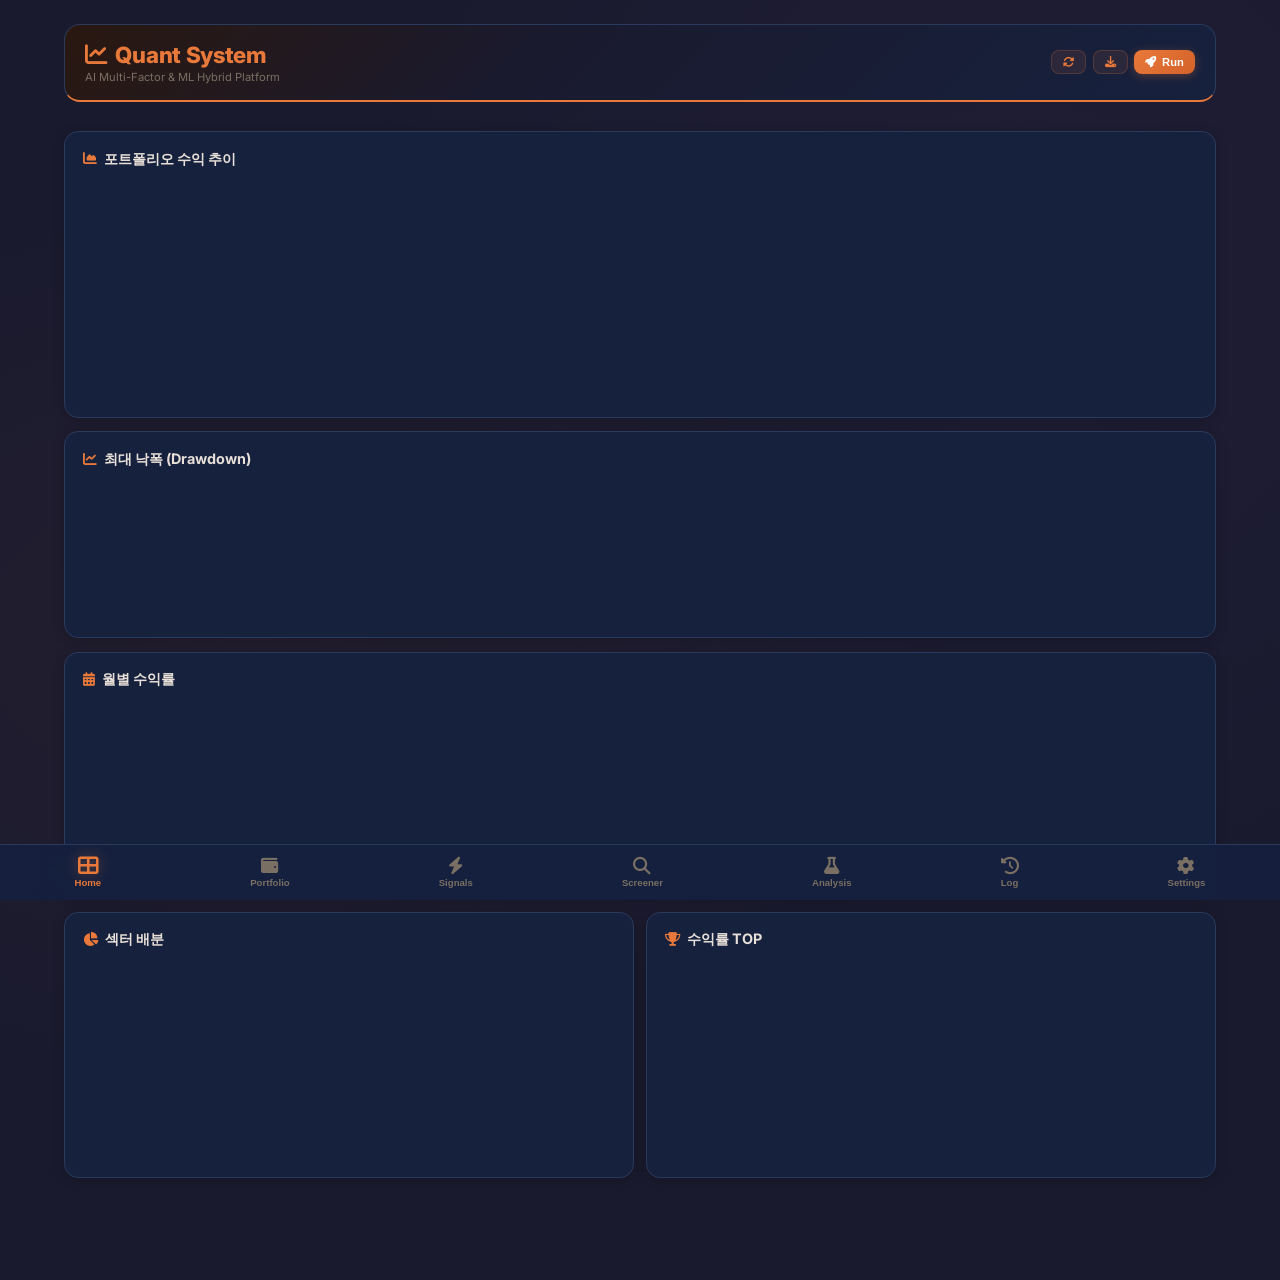
<file: dashboard.html>
<!DOCTYPE html>
<html lang="ko">
<head>
    <meta charset="UTF-8">
    <meta name="viewport" content="width=device-width, initial-scale=1.0, maximum-scale=5.0, viewport-fit=cover">
    <meta name="apple-mobile-web-app-capable" content="yes">
    <meta name="apple-mobile-web-app-status-bar-style" content="black-translucent">
    <meta name="theme-color" content="#1a1a2e">
    <link rel="manifest" href="manifest.json">
    <link rel="icon" href="data:image/svg+xml,<svg xmlns='http://www.w3.org/2000/svg' viewBox='0 0 100 100'><text y='.9em' font-size='90'>📊</text></svg>">
    <title>Quant Investment System</title>
    <link href="https://fonts.googleapis.com/css2?family=Inter:wght@300;400;500;600;700;800;900&display=swap" rel="stylesheet">
    <link rel="stylesheet" href="https://cdnjs.cloudflare.com/ajax/libs/font-awesome/6.4.0/css/all.min.css">
    <script src="https://cdn.plot.ly/plotly-2.26.0.min.js"></script>
    <style>
:root {
    --bg: #1a1a2e; --bg-card: #16213e; --bg-card2: #1a2540; --bg-hover: #1e2d4a;
    --border: #2a3a5c; --border-light: #334155;
    --orange: #e8793a; --orange-light: #f4a261; --orange-dark: #d4622a;
    --orange-glow: rgba(232,121,58,0.15); --orange-glow2: rgba(232,121,58,0.08);
    --accent: #f4a261; --success: #2dd4a8; --danger: #ff6b6b; --warning: #ffd166;
    --info: #4fc3f7; --purple: #a78bfa; --pink: #f472b6; --cyan: #22d3ee;
    --text: #e8e0d8; --text2: #b8a99a; --text3: #7a6f63; --text-dim: #5a5050;
    --glass: rgba(22,33,62,0.85);
}
*{margin:0;padding:0;box-sizing:border-box;}
body{
    font-family:'Inter',-apple-system,BlinkMacSystemFont,sans-serif;
    background: var(--bg); color: var(--text); min-height:100vh;
    background-image: radial-gradient(ellipse at 20% 50%, rgba(232,121,58,0.04) 0%, transparent 50%),
                      radial-gradient(ellipse at 80% 20%, rgba(164,120,255,0.03) 0%, transparent 50%);
    padding-bottom: env(safe-area-inset-bottom,0);
}
::-webkit-scrollbar{width:5px} ::-webkit-scrollbar-track{background:var(--bg)} ::-webkit-scrollbar-thumb{background:var(--border);border-radius:3px}

.app{max-width:1200px;margin:0 auto;padding:1rem;padding-bottom:5.5rem;}
.page{display:none;animation:fadeIn .3s ease} .page.active{display:block}
@keyframes fadeIn{from{opacity:0;transform:translateY(8px)}to{opacity:1;transform:translateY(0)}}
@keyframes pulse{0%,100%{opacity:1}50%{opacity:.5}}

/* Header */
.header{
    background:linear-gradient(135deg, #2a1810 0%, #1a1a2e 40%, #16213e 100%);
    border:1px solid var(--border); border-bottom:2px solid var(--orange);
    padding:1rem 1.25rem; border-radius:16px; margin-bottom:1rem;
    display:flex; justify-content:space-between; align-items:center;
}
.header h1{color:var(--orange);font-size:1.15rem;font-weight:800;letter-spacing:-0.3px}
.header p{color:var(--text3);font-size:.7rem;margin-top:.1rem}
.header-right{display:flex;gap:.4rem}

/* Tab Bar */
.tab-bar{
    position:fixed;bottom:0;left:0;right:0;
    background:rgba(22,33,62,0.97);backdrop-filter:blur(20px);
    display:flex;justify-content:space-around;align-items:center;
    padding:.4rem 0;padding-bottom:calc(.4rem + env(safe-area-inset-bottom,0));
    border-top:1px solid var(--border);z-index:1000;
}
.tab-item{
    display:flex;flex-direction:column;align-items:center;gap:.15rem;
    padding:.35rem .6rem;border-radius:10px;cursor:pointer;
    transition:all .2s;-webkit-tap-highlight-color:transparent;
    touch-action:manipulation;border:none;background:none;
    color:var(--text3);font-size:.6rem;font-weight:600;
}
.tab-item i{font-size:1.1rem;transition:all .2s}
.tab-item.active{color:var(--orange)}
.tab-item.active i{transform:scale(1.15);filter:drop-shadow(0 0 6px rgba(232,121,58,0.4))}

/* Cards */
.card{
    background:var(--bg-card);border:1px solid var(--border);
    border-radius:14px;padding:1.1rem;margin-bottom:.85rem;
    box-shadow:0 2px 12px rgba(0,0,0,0.2);
}
.card-title{
    font-size:.9rem;font-weight:700;color:var(--text);
    margin-bottom:.65rem;display:flex;align-items:center;gap:.45rem;
}
.card-title i{color:var(--orange);font-size:.85rem}

/* Summary */
.summary-grid{display:grid;grid-template-columns:1fr 1fr;gap:.6rem;margin-bottom:.85rem}
.summary-item{
    background:var(--bg-card);border:1px solid var(--border);
    border-radius:12px;padding:.85rem;position:relative;overflow:hidden;
}
.summary-item::before{content:'';position:absolute;top:0;left:0;width:3px;height:100%}
.summary-item.orange::before{background:var(--orange)} .summary-item.green::before{background:var(--success)}
.summary-item.red::before{background:var(--danger)} .summary-item.purple::before{background:var(--purple)}
.summary-item.blue::before{background:var(--info)} .summary-item.cyan::before{background:var(--cyan)}
.summary-label{font-size:.65rem;color:var(--text3);text-transform:uppercase;letter-spacing:.5px;font-weight:600}
.summary-value{font-size:1.25rem;font-weight:800;margin-top:.2rem}

/* Regime Badge */
.regime{display:inline-flex;align-items:center;gap:4px;padding:.25rem .7rem;border-radius:20px;font-size:.7rem;font-weight:700;text-transform:uppercase;letter-spacing:.5px}
.regime-normal{background:rgba(45,212,168,0.12);color:var(--success);border:1px solid rgba(45,212,168,0.3)}
.regime-warning{background:rgba(255,209,102,0.12);color:var(--warning);border:1px solid rgba(255,209,102,0.3)}
.regime-breakdown{background:rgba(255,107,107,0.12);color:var(--danger);border:1px solid rgba(255,107,107,0.3)}

/* Stock Items */
.stock-item{
    display:flex;justify-content:space-between;align-items:center;
    padding:.75rem 0;border-bottom:1px solid rgba(42,58,92,0.5);
    cursor:pointer;-webkit-tap-highlight-color:transparent;
}
.stock-item:last-child{border-bottom:none}
.stock-left{display:flex;align-items:center;gap:.65rem}
.stock-icon{
    width:38px;height:38px;border-radius:10px;display:flex;
    align-items:center;justify-content:center;font-weight:800;
    font-size:.6rem;color:white;
    background:linear-gradient(135deg,var(--orange),var(--orange-dark));
    box-shadow:0 2px 8px rgba(232,121,58,0.25);
}
.stock-name{font-weight:600;font-size:.85rem;color:var(--text)}
.stock-sub{font-size:.7rem;color:var(--text3);margin-top:.05rem}
.stock-right{text-align:right}
.stock-price{font-weight:700;font-size:.9rem}
.stock-change{font-size:.75rem;font-weight:600}
.up{color:var(--danger)} .down{color:var(--info)}

/* Buttons */
.btn{
    padding:.5rem 1rem;border-radius:10px;border:none;font-weight:600;
    cursor:pointer;font-size:.8rem;display:inline-flex;align-items:center;
    gap:.35rem;transition:all .2s;-webkit-tap-highlight-color:transparent;
    touch-action:manipulation;
}
.btn-sm{padding:.35rem .7rem;font-size:.7rem;border-radius:8px}
.btn-primary{background:linear-gradient(135deg,var(--orange),var(--orange-dark));color:white;box-shadow:0 2px 10px rgba(232,121,58,0.3)}
.btn-primary:active{transform:scale(0.97)}
.btn-outline{background:transparent;border:1.5px solid var(--border);color:var(--text2)}
.btn-ghost{background:rgba(232,121,58,0.1);color:var(--orange);border:1px solid rgba(232,121,58,0.2)}
.btn-danger{background:var(--danger);color:white}

/* Badges */
.badge{display:inline-block;padding:.15rem .5rem;border-radius:20px;font-size:.65rem;font-weight:700}
.badge-strong{background:rgba(45,212,168,0.12);color:var(--success);border:1px solid rgba(45,212,168,0.25)}
.badge-buy{background:rgba(79,195,247,0.12);color:var(--info);border:1px solid rgba(79,195,247,0.25)}
.badge-hold{background:rgba(255,209,102,0.12);color:var(--warning);border:1px solid rgba(255,209,102,0.25)}

/* P&L */
.pnl-pos{color:var(--danger)} .pnl-neg{color:var(--info)}

/* Portfolio Item */
.portfolio-item{padding:.85rem 0;border-bottom:1px solid rgba(42,58,92,0.5)}
.portfolio-item:last-child{border-bottom:none}
.portfolio-top{display:flex;justify-content:space-between;align-items:center;margin-bottom:.4rem}
.portfolio-details{
    display:grid;grid-template-columns:repeat(3,1fr);gap:.4rem;
    background:var(--bg-card2);padding:.5rem;border-radius:8px;font-size:.7rem;
}
.detail-label{color:var(--text3)} .detail-value{font-weight:700;margin-top:.05rem;color:var(--text2)}

/* Toast */
.toast{
    position:fixed;bottom:5rem;left:50%;transform:translateX(-50%) translateY(100px);
    background:var(--bg-card);color:var(--text);padding:.7rem 1.1rem;
    border:1px solid var(--border);
    border-radius:12px;font-size:.8rem;font-weight:500;z-index:9999;
    opacity:0;transition:all .4s;box-shadow:0 10px 40px rgba(0,0,0,.5);max-width:90vw;text-align:center;
}
.toast.show{opacity:1;transform:translateX(-50%) translateY(0)}
.toast.success{border-color:var(--success);background:rgba(45,212,168,0.1)}
.toast.error{border-color:var(--danger);background:rgba(255,107,107,0.1)}

/* Modal */
.modal-overlay{
    position:fixed;inset:0;background:rgba(0,0,0,.65);backdrop-filter:blur(8px);
    z-index:9000;display:flex;align-items:flex-end;justify-content:center;
    opacity:0;pointer-events:none;transition:opacity .3s;
}
.modal-overlay.show{opacity:1;pointer-events:auto}
.modal{
    background:var(--bg-card);border:1px solid var(--border);border-top:2px solid var(--orange);
    border-radius:18px 18px 0 0;padding:1.3rem;width:100%;max-width:500px;
    max-height:85vh;overflow-y:auto;transform:translateY(100%);transition:transform .3s;
}
.modal-overlay.show .modal{transform:translateY(0)}
.modal-handle{width:36px;height:3px;background:var(--border);border-radius:2px;margin:0 auto .85rem;display:block}
.modal h3{font-size:1rem;margin-bottom:.85rem;color:var(--text)}
.form-group{margin-bottom:.85rem}
.form-group label{display:block;font-size:.75rem;font-weight:600;color:var(--text3);margin-bottom:.25rem}
.form-group input,.form-group select{
    width:100%;padding:.6rem;border:1.5px solid var(--border);background:var(--bg);
    color:var(--text);border-radius:10px;font-size:.85rem;font-family:inherit;-webkit-appearance:none;
}
.form-group input:focus,.form-group select:focus{outline:none;border-color:var(--orange)}

/* Empty */
.empty-state{text-align:center;padding:2.5rem 1rem;color:var(--text3)}
.empty-state i{font-size:2.5rem;margin-bottom:.75rem;opacity:.3;color:var(--orange)}
.empty-state p{font-size:.85rem}

/* Settings */
.setting-row{display:flex;justify-content:space-between;align-items:center;padding:.85rem 0;border-bottom:1px solid rgba(42,58,92,0.5)}
.setting-row:last-child{border-bottom:none}
.setting-label{font-weight:600;font-size:.85rem;color:var(--text)} .setting-desc{font-size:.7rem;color:var(--text3);margin-top:.1rem}

/* Screener filters */
.filter-row{display:flex;gap:.5rem;flex-wrap:wrap;margin-bottom:.75rem}
.filter-chip{
    padding:.3rem .7rem;border-radius:20px;font-size:.7rem;font-weight:600;
    cursor:pointer;border:1px solid var(--border);color:var(--text2);
    background:var(--bg);transition:all .2s;-webkit-tap-highlight-color:transparent;
}
.filter-chip.active{border-color:var(--orange);color:var(--orange);background:rgba(232,121,58,0.08)}

/* Heatmap cell */
.heatmap-grid{display:grid;gap:2px;font-size:.65rem;text-align:center}
.heatmap-cell{padding:.4rem .2rem;border-radius:4px;font-weight:600}

/* Trade log */
.trade-row{display:flex;justify-content:space-between;align-items:center;padding:.6rem 0;border-bottom:1px solid rgba(42,58,92,.3);font-size:.8rem}
.trade-row:last-child{border-bottom:none}

/* Responsive */
@media(min-width:768px){
    .app{padding:1.5rem;padding-bottom:5.5rem}
    .summary-grid{grid-template-columns:repeat(3,1fr)}
    .portfolio-details{grid-template-columns:repeat(6,1fr)}
    .header h1{font-size:1.4rem}
    .metrics-5{grid-template-columns:repeat(5,1fr)}
}
@media(min-width:1024px){
    .summary-grid{grid-template-columns:repeat(5,1fr)}
}
@media(max-width:380px){
    .app{padding:.4rem;padding-bottom:5rem}
    .summary-value{font-size:1.05rem} .header h1{font-size:1rem}
    .tab-item{font-size:.55rem;padding:.3rem .4rem} .tab-item i{font-size:1rem}
}
/* Skeleton screens */
@keyframes shimmer{0%{background-position:-200px 0}100%{background-position:200px 0}}
.skeleton{background:linear-gradient(90deg,rgba(42,58,92,.15) 25%,rgba(42,58,92,.3) 50%,rgba(42,58,92,.15) 75%);background-size:400px 100%;animation:shimmer 1.5s infinite;border-radius:8px}
.skeleton-item{display:flex;align-items:center;gap:.75rem;padding:.85rem;margin-bottom:.5rem;background:var(--glass);border-radius:12px;border:1px solid rgba(42,58,92,.15)}
.skeleton-circle{width:38px;height:38px;border-radius:10px;flex-shrink:0}
.skeleton-line{height:12px;border-radius:4px;width:100%}
.skeleton-line.short{width:60%}
.skeleton-line.tiny{width:40%;height:10px;margin-top:6px}
.skeleton-right{margin-left:auto;text-align:right;min-width:60px}
.skeleton-right .skeleton-line{width:55px;margin-left:auto}
/* Offline banner */
.offline-banner{display:none;background:linear-gradient(135deg,rgba(255,107,107,0.15),rgba(255,107,107,0.05));border:1px solid rgba(255,107,107,0.3);border-radius:12px;padding:.65rem .85rem;margin-bottom:.75rem;font-size:.78rem;color:var(--danger);align-items:center;gap:.5rem}
.offline-banner.show{display:flex}
.offline-banner i{font-size:.9rem}
.offline-banner .retry-btn{margin-left:auto;background:rgba(255,107,107,0.15);border:1px solid rgba(255,107,107,0.3);color:var(--danger);padding:.25rem .6rem;border-radius:8px;font-size:.7rem;cursor:pointer}
.offline-banner .retry-btn:active{transform:scale(.95)}
/* Error card state */
.error-state{text-align:center;padding:1.5rem;color:var(--danger);font-size:.82rem}
.error-state i{font-size:1.5rem;margin-bottom:.5rem;opacity:.5;display:block}
.error-state .retry-link{color:var(--orange);text-decoration:underline;cursor:pointer;margin-top:.4rem;display:inline-block}
/* Autocomplete */
.ac-item{padding:.5rem .8rem;font-size:.82rem;cursor:pointer;display:flex;justify-content:space-between;align-items:center;border-bottom:1px solid rgba(42,58,92,.1)}
.ac-item:hover,.ac-item:focus{background:rgba(45,212,168,.08)}
.ac-item .ac-name{font-weight:600;color:var(--text)}
.ac-item .ac-sub{font-size:.7rem;color:var(--text3)}
.ac-item .ac-sector{font-size:.65rem;color:var(--text3);background:rgba(42,58,92,.15);padding:.1rem .4rem;border-radius:4px}
.recent-chip{display:inline-flex;align-items:center;gap:.25rem;padding:.2rem .55rem;background:rgba(42,58,92,.15);border:1px solid rgba(42,58,92,.2);border-radius:8px;font-size:.7rem;color:var(--text2);cursor:pointer;transition:all .15s}
.recent-chip:hover{background:rgba(45,212,168,.1);border-color:rgba(45,212,168,.3);color:var(--success)}
.recent-chip .del{color:var(--text3);font-size:.6rem;margin-left:.2rem}
.recent-chip .del:hover{color:var(--danger)}
    </style>
</head>
<body>
<div class="app">
    <div class="header">
        <div>
            <h1><i class="fas fa-chart-line" style="margin-right:4px"></i> Quant System</h1>
            <p>AI Multi-Factor & ML Hybrid Platform</p>
        </div>
        <div class="header-right">
            <span id="dataStatus" style="font-size:.6rem;padding:.2rem .5rem;border-radius:12px;font-weight:700;letter-spacing:.5px;display:inline-flex;align-items:center;gap:3px;margin-right:.3rem"></span>
            <button class="btn btn-ghost btn-sm" onclick="refreshPrices()" title="Refresh prices"><i class="fas fa-sync-alt" id="refreshIcon"></i></button>
            <button class="btn btn-ghost btn-sm" onclick="exportData()"><i class="fas fa-download"></i></button>
            <button class="btn btn-primary btn-sm" onclick="runStrategy()"><i class="fas fa-rocket"></i> Run</button>
        </div>
    </div>

    <!-- Offline banner -->
    <div id="offlineBanner" class="offline-banner">
        <i class="fas fa-wifi-slash"></i>
        <span>오프라인 상태입니다. 캐시된 데이터를 사용합니다.</span>
        <button class="retry-btn" onclick="refreshPrices()"><i class="fas fa-redo"></i> 재시도</button>
    </div>

    <!-- ===== PAGE: Dashboard ===== -->
    <div id="page-dashboard" class="page active">
        <!-- 오늘의 브리핑 -->
        <div id="todayBriefing"></div>
        <!-- 오늘의 추천 -->
        <div id="todayPick"></div>
        <div class="summary-grid" id="dashSummary"></div>
        <!-- 포트폴리오 어드바이스 -->
        <div id="portfolioAdvice"></div>
        <div class="card"><div class="card-title"><i class="fas fa-chart-area"></i> 포트폴리오 수익 추이</div><div id="perfChart" style="height:220px"></div></div>
        <div class="card"><div class="card-title"><i class="fas fa-chart-line"></i> 최대 낙폭 (Drawdown)</div><div id="ddChart" style="height:140px"></div></div>
        <div class="card"><div class="card-title"><i class="fas fa-calendar-alt"></i> 월별 수익률</div><div id="monthlyChart" style="height:180px"></div></div>
        <div style="display:grid;grid-template-columns:1fr 1fr;gap:.75rem">
            <div class="card"><div class="card-title"><i class="fas fa-chart-pie"></i> 섹터 배분</div><div id="sectorChart" style="height:200px"></div></div>
            <div class="card"><div class="card-title"><i class="fas fa-trophy"></i> 수익률 TOP</div><div id="topMovers"></div></div>
        </div>
    </div>

    <!-- ===== PAGE: Portfolio ===== -->
    <div id="page-portfolio" class="page">
        <div id="portAdviceCard"></div>
        <!-- Rebalancing Card -->
        <div id="rebalanceCard"></div>
        <div class="card">
            <div class="card-title" style="justify-content:space-between">
                <span><i class="fas fa-wallet"></i> 내 보유 주식</span>
                <button class="btn btn-primary btn-sm" onclick="openAddModal()"><i class="fas fa-plus"></i> 추가</button>
            </div>
            <div id="portfolioList"></div>
        </div>
        <!-- Position Sizing Calculator -->
        <div class="card">
            <div class="card-title"><i class="fas fa-calculator"></i> 포지션 계산기</div>
            <div style="display:grid;grid-template-columns:1fr 1fr;gap:.5rem;margin-bottom:.6rem">
                <div class="form-group" style="margin:0"><label>총 투자금</label><input type="number" id="calcTotal" placeholder="10000000" style="width:100%;padding:.5rem;border:1px solid var(--border);background:var(--bg);color:var(--text);border-radius:8px;font-size:.85rem"></div>
                <div class="form-group" style="margin:0"><label>리스크 허용 (%)</label><input type="number" id="calcRisk" placeholder="2" value="2" style="width:100%;padding:.5rem;border:1px solid var(--border);background:var(--bg);color:var(--text);border-radius:8px;font-size:.85rem"></div>
            </div>
            <div style="display:grid;grid-template-columns:1fr 1fr;gap:.5rem;margin-bottom:.6rem">
                <div class="form-group" style="margin:0"><label>매수가</label><input type="number" id="calcEntry" placeholder="50000" style="width:100%;padding:.5rem;border:1px solid var(--border);background:var(--bg);color:var(--text);border-radius:8px;font-size:.85rem"></div>
                <div class="form-group" style="margin:0"><label>손절가</label><input type="number" id="calcStop" placeholder="47000" style="width:100%;padding:.5rem;border:1px solid var(--border);background:var(--bg);color:var(--text);border-radius:8px;font-size:.85rem"></div>
            </div>
            <button class="btn btn-primary btn-sm" style="width:100%;justify-content:center" onclick="calcPosition()"><i class="fas fa-calculator"></i> 계산</button>
            <div id="calcResult" style="margin-top:.6rem"></div>
        </div>
    </div>

    <!-- ===== PAGE: Signals ===== -->
    <div id="page-signals" class="page">
        <div style="display:flex;gap:.4rem;margin-bottom:.85rem">
            <button class="btn btn-primary" id="sigUS" onclick="switchMarket('US')" style="flex:1;justify-content:center"><i class="fas fa-flag-usa"></i> US</button>
            <button class="btn btn-outline" id="sigKR" onclick="switchMarket('KR')" style="flex:1;justify-content:center"><span style="font-size:.85rem">🇰🇷</span> KR</button>
        </div>
        <!-- 장 현황 카드 -->
        <div id="marketCommentary"></div>
        <div class="card">
            <div class="card-title"><i class="fas fa-bolt"></i> AI 매수 추천 <span id="sigMarketLabel" style="font-size:.65rem;color:var(--text3);font-weight:400;margin-left:.3rem">(US Market)</span></div>
            <p style="font-size:.75rem;color:var(--text3);margin-bottom:.75rem">멀티팩터 + ML 모델 기반 추천. 종목을 탭하면 상세 분석을 볼 수 있습니다.</p>
            <div id="signalsList"></div>
        </div>
        <div class="card"><div class="card-title"><i class="fas fa-fire"></i> Factor Heatmap</div><div id="heatmapChart" style="height:280px"></div></div>
        <div class="card"><div class="card-title"><i class="fas fa-chart-bar"></i> Factor Scores</div><div id="factorChart" style="height:220px"></div></div>
        <!-- Smart Money Tracker -->
        <div class="card" id="smartMoneyCard">
            <div class="card-title"><i class="fas fa-user-tie" style="color:var(--warning)"></i> 스마트머니 추적 <span style="font-size:.62rem;color:var(--text3);font-weight:400;margin-left:.3rem">13F 공시 기준</span></div>
            <p style="font-size:.74rem;color:var(--text3);margin-bottom:.65rem">세계 최고 투자자들이 지금 무엇을 사고 있는지 확인하세요. 종목을 탭하면 AI 분석이 열립니다.</p>
            <div id="smTabs" style="display:flex;gap:.35rem;flex-wrap:wrap;margin-bottom:.7rem"></div>
            <div id="smDetail"></div>
        </div>
    </div>

    <!-- ===== PAGE: Screener ===== -->
    <div id="page-screener" class="page">
        <!-- Market Toggle -->
        <div style="display:flex;gap:.4rem;margin-bottom:.85rem">
            <button class="btn btn-primary" id="mktUS" onclick="switchMarket('US')" style="flex:1;justify-content:center"><i class="fas fa-flag-usa"></i> US Market</button>
            <button class="btn btn-outline" id="mktKR" onclick="switchMarket('KR')" style="flex:1;justify-content:center"><span style="font-size:.85rem">🇰🇷</span> 한국 주식</button>
        </div>
        <!-- Ticker Search -->
        <div class="card">
            <div class="card-title"><i class="fas fa-crosshairs"></i> Ticker Lookup & Prediction</div>
            <div style="display:flex;gap:.5rem;margin-bottom:.6rem">
                <div style="flex:1;position:relative">
                    <input type="text" id="searchTicker" placeholder="Enter ticker (e.g. AAPL, 005930...)" autocomplete="off"
                        style="width:100%;padding:.6rem .8rem;border:1.5px solid var(--border);background:var(--bg);color:var(--text);border-radius:10px;font-size:.85rem;font-family:inherit;-webkit-appearance:none;box-sizing:border-box"
                        onkeydown="if(event.key==='Enter'){searchStock();hideAutocomplete()}"
                        oninput="showAutocomplete(this.value)" onfocus="showAutocomplete(this.value)">
                    <div id="autoComplete" style="display:none;position:absolute;top:100%;left:0;right:0;z-index:99;background:var(--card);border:1px solid var(--border);border-radius:0 0 10px 10px;max-height:200px;overflow-y:auto;box-shadow:0 8px 24px rgba(0,0,0,.4)"></div>
                </div>
                <button class="btn btn-primary" onclick="searchStock()" style="flex-shrink:0"><i class="fas fa-search"></i> Analyze</button>
            </div>
            <div id="recentSearches" style="display:flex;gap:.35rem;flex-wrap:wrap;margin-bottom:.5rem"></div>
            <p id="searchHint" style="font-size:.7rem;color:var(--text3);margin-bottom:.5rem">US: AAPL, TSLA, PLTR... | KR: 005930, 000660, 373220...</p>
            <div id="searchResult"></div>
        </div>
        <!-- Sector Screener -->
        <!-- Watchlist -->
        <div class="card" id="watchlistCard" style="display:none">
            <div class="card-title"><i class="fas fa-star" style="color:var(--warning)"></i> 관심종목 <span id="watchCount" style="font-size:.65rem;color:var(--text3);font-weight:400"></span></div>
            <div id="watchlistItems"></div>
        </div>
        <div class="card">
            <div class="card-title" style="justify-content:space-between;flex-wrap:wrap;gap:.4rem">
                <span><i class="fas fa-search-dollar"></i> Stock Screener <span id="screenerCount" style="font-size:.65rem;color:var(--text3);font-weight:400;margin-left:.3rem">(70 stocks, 7 sectors)</span></span>
                <div style="display:flex;gap:.3rem">
                    <button class="btn btn-ghost btn-sm" id="sortScore" onclick="sortScreener('score')" style="font-size:.6rem;padding:.2rem .5rem">AI점수↓</button>
                    <button class="btn btn-outline btn-sm" id="sortChange" onclick="sortScreener('change')" style="font-size:.6rem;padding:.2rem .5rem">등락률↓</button>
                    <button class="btn btn-outline btn-sm" id="sortName" onclick="sortScreener('name')" style="font-size:.6rem;padding:.2rem .5rem">이름↑</button>
                </div>
            </div>
            <div class="filter-row" id="screenerFilters"></div>
            <div id="screenerResults"></div>
        </div>
        <div class="card"><div class="card-title"><i class="fas fa-gem"></i> Hidden Champions</div>
            <p style="font-size:.75rem;color:var(--text3);margin-bottom:.6rem" id="hiddenDesc">Mid-cap stocks with strong momentum + quality factors</p>
            <div id="hiddenChampions"></div>
        </div>
    </div>

    <!-- ===== PAGE: Analysis ===== -->
    <div id="page-analysis" class="page">
        <div class="card"><div class="card-title"><i class="fas fa-microscope"></i> Return Distribution</div><div id="analysisChart" style="height:260px"></div></div>
        <div class="card"><div class="card-title"><i class="fas fa-balance-scale"></i> Risk Metrics</div><div id="riskMetrics"></div></div>
        <div class="card"><div class="card-title"><i class="fas fa-brain"></i> Feature Importance (SHAP)</div><div id="shapChart" style="height:280px"></div></div>
        <div class="card">
            <div class="card-title"><i class="fas fa-flask"></i> Scenario Analysis</div>
            <div id="scenarioSelector" style="margin-bottom:.6rem"></div>
            <div id="scenarioChart" style="height:250px"></div>
            <div id="scenarioSummary" style="margin-top:.6rem"></div>
        </div>
    </div>

    <!-- ===== PAGE: Trade Log ===== -->
    <div id="page-tradelog" class="page">
        <div id="realizedSummary"></div>
        <div class="card"><div class="card-title"><i class="fas fa-history"></i> 거래 내역</div><div id="tradeLog"></div></div>
        <div class="card"><div class="card-title"><i class="fas fa-bullseye"></i> Prediction Tracking</div><div id="predTracking"></div></div>
        <div class="card"><div class="card-title"><i class="fas fa-chart-line"></i> Model Accuracy</div><div id="accuracyChart" style="height:220px"></div></div>
    </div>

    <!-- ===== PAGE: Settings ===== -->
    <div id="page-settings" class="page">
        <div class="card">
            <div class="card-title"><i class="fas fa-sliders-h"></i> Strategy Parameters</div>
            <div class="form-group"><label>ML Model</label>
                <select id="setModel" onchange="saveSetting('model',this.value)">
                    <option value="lgbm">LightGBM</option><option value="xgb">XGBoost</option>
                    <option value="rf">Random Forest</option><option value="ridge">Ridge</option>
                </select></div>
            <div class="form-group"><label>Horizon</label>
                <select id="setHorizon" onchange="saveSetting('horizon',this.value)">
                    <option value="1y">1 Year</option><option value="30d">30 Days</option>
                </select></div>
            <div class="form-group"><label>Currency</label>
                <select id="setCurrency" onchange="saveSetting('currency',this.value)">
                    <option value="USD">USD ($)</option><option value="KRW">KRW (&#8361;)</option>
                </select></div>
        </div>
        <div class="card">
            <div class="card-title"><i class="fas fa-weight-hanging"></i> Factor Weights</div>
            <div class="form-group"><label>Momentum: <span id="wMomVal">0.25</span></label>
                <input type="range" id="wMom" min="0" max="1" step="0.05" value="0.25" oninput="updateWeight(this)" style="width:100%"></div>
            <div class="form-group"><label>Value: <span id="wValVal">0.25</span></label>
                <input type="range" id="wVal" min="0" max="1" step="0.05" value="0.25" oninput="updateWeight(this)" style="width:100%"></div>
            <div class="form-group"><label>Quality: <span id="wQualVal">0.25</span></label>
                <input type="range" id="wQual" min="0" max="1" step="0.05" value="0.25" oninput="updateWeight(this)" style="width:100%"></div>
            <div class="form-group"><label>Risk: <span id="wRiskVal">0.25</span></label>
                <input type="range" id="wRisk" min="0" max="1" step="0.05" value="0.25" oninput="updateWeight(this)" style="width:100%"></div>
        </div>
        <div class="card">
            <div class="card-title"><i class="fas fa-shield-alt"></i> 리스크 컨트롤 (실시간 적용)</div>
            <div class="setting-row"><div><div class="setting-label">최대 포지션</div><div class="setting-desc">단일 종목 한도 — 초과시 경고</div></div><span style="color:var(--success);font-weight:700">20% ✅</span></div>
            <div class="setting-row"><div><div class="setting-label">최대 섹터</div><div class="setting-desc">섹터 집중도 한도 — 초과시 경고</div></div><span style="color:var(--success);font-weight:700">40% ✅</span></div>
            <div class="setting-row"><div><div class="setting-label">스냅샷 저장</div><div class="setting-desc">일별 포트폴리오 가치 자동 기록</div></div><span style="color:var(--success);font-weight:700">ON ✅</span></div>
        </div>
        <div class="card">
            <div class="card-title"><i class="fas fa-bell"></i> 가격 알림</div>
            <div style="display:flex;gap:.5rem;margin-bottom:.6rem">
                <input type="text" id="alertSym" placeholder="종목코드 (예: AAPL)" style="flex:1;background:var(--bg);border:1px solid var(--border);border-radius:8px;padding:.5rem .7rem;color:var(--text);font-size:.85rem">
                <input type="number" id="alertPrice" placeholder="목표가" style="flex:1;background:var(--bg);border:1px solid var(--border);border-radius:8px;padding:.5rem .7rem;color:var(--text);font-size:.85rem">
            </div>
            <div style="display:flex;gap:.5rem;margin-bottom:.6rem">
                <select id="alertType" style="flex:1;background:var(--bg);border:1px solid var(--border);border-radius:8px;padding:.5rem .7rem;color:var(--text);font-size:.85rem">
                    <option value="above">이 가격 이상이면 알림 📈</option>
                    <option value="below">이 가격 이하면 알림 📉</option>
                </select>
                <button class="btn btn-primary btn-sm" onclick="addAlert()"><i class="fas fa-plus"></i> 추가</button>
            </div>
            <div id="alertList"></div>
        </div>
        <div class="card">
            <div class="card-title"><i class="fas fa-server"></i> System Info</div>
            <div style="font-size:.8rem;color:var(--text3);line-height:1.8">
                <p><strong style="color:var(--text2)">Hosting:</strong> GitHub Pages (Static)</p>
                <p><strong style="color:var(--text2)">Engine:</strong> Client-side (no server needed)</p>
                <p><strong style="color:var(--text2)">Market Data:</strong> Yahoo Finance (real-time)</p>
                <p><strong style="color:var(--text2)">Auto Refresh:</strong> Every 5min during US market hours</p>
                <p><strong style="color:var(--text2)">Storage:</strong> Browser localStorage + price cache</p>
                <p><strong style="color:var(--text2)">Architecture:</strong> Factor Scoring + ML + Regime Detection</p>
            </div>
            <button class="btn btn-danger btn-sm" style="margin-top:.75rem;width:100%" onclick="resetData()"><i class="fas fa-trash"></i> Reset All Data</button>
        </div>
    </div>
</div>

<!-- Tab Bar -->
<nav class="tab-bar">
    <button class="tab-item active" onclick="go('dashboard',this)"><i class="fas fa-th-large"></i><span>Home</span></button>
    <button class="tab-item" onclick="go('portfolio',this)"><i class="fas fa-wallet"></i><span>Portfolio</span></button>
    <button class="tab-item" onclick="go('signals',this)"><i class="fas fa-bolt"></i><span>Signals</span></button>
    <button class="tab-item" onclick="go('screener',this)"><i class="fas fa-search"></i><span>Screener</span></button>
    <button class="tab-item" onclick="go('analysis',this)"><i class="fas fa-flask"></i><span>Analysis</span></button>
    <button class="tab-item" onclick="go('tradelog',this)"><i class="fas fa-history"></i><span>Log</span></button>
    <button class="tab-item" onclick="go('settings',this)"><i class="fas fa-cog"></i><span>Settings</span></button>
</nav>

<div class="toast" id="toast"></div>

<!-- Add Stock Modal -->
<div class="modal-overlay" id="addModal">
    <div class="modal"><span class="modal-handle"></span>
        <h3><i class="fas fa-plus-circle" style="color:var(--orange)"></i> Add Stock</h3>
        <div class="form-group"><label>Symbol</label><input type="text" id="aSymbol" placeholder="AAPL" autocomplete="off"></div>
        <div class="form-group"><label>Name</label><input type="text" id="aName" placeholder="Apple Inc."></div>
        <div class="form-group"><label>Buy Price</label><input type="number" id="aBuy" placeholder="0" step="0.01"></div>
        <div class="form-group"><label>Quantity</label><input type="number" id="aQty" placeholder="0" step="1"></div>
        <div class="form-group"><label>Current Price</label><input type="number" id="aCur" placeholder="0" step="0.01"></div>
        <div class="form-group"><label>Sector</label>
            <select id="aSector"><option>Tech</option><option>Healthcare</option><option>Finance</option><option>Consumer</option><option>Energy</option><option>Industrial</option><option>Communication</option><option>IT</option><option>바이오</option><option>금융</option><option>소비재</option><option>엔터</option><option>에너지</option><option>산업재</option><option>Other</option></select></div>
        <div style="display:flex;gap:.6rem">
            <button class="btn btn-primary" style="flex:1" onclick="addStock()">Add</button>
            <button class="btn btn-outline" style="flex:1" onclick="closeModals()">Cancel</button>
        </div>
    </div>
</div>

<!-- Edit Modal -->
<div class="modal-overlay" id="editModal">
    <div class="modal"><span class="modal-handle"></span>
        <h3><i class="fas fa-edit" style="color:var(--orange)"></i> Update Stock</h3>
        <input type="hidden" id="eIdx">
        <div id="editCostBasis" style="font-size:.75rem;color:var(--text3);margin-bottom:.5rem;padding:.5rem;background:var(--bg);border-radius:8px;border:1px solid var(--border)"></div>
        <div class="form-group"><label>Current Price</label><input type="number" id="eCur" step="0.01"></div>
        <div class="form-group"><label>Quantity</label><input type="number" id="eQty" step="1"></div>
        <div style="display:flex;gap:.6rem">
            <button class="btn btn-primary" style="flex:1" onclick="updateStock()">Update</button>
            <button class="btn btn-danger" style="flex:1" onclick="sellStock()"><i class="fas fa-sign-out-alt"></i> Sell</button>
        </div>
        <div style="margin-top:.6rem;padding-top:.6rem;border-top:1px solid var(--border)">
            <div style="font-size:.7rem;color:var(--text3);margin-bottom:.35rem;font-weight:600"><i class="fas fa-cart-plus"></i> 추가 매수 (평균단가 조정)</div>
            <div style="display:flex;gap:.4rem">
                <input type="number" id="eAddPrice" placeholder="매수가" step="0.01" style="flex:1;padding:.45rem;border:1px solid var(--border);background:var(--bg);color:var(--text);border-radius:8px;font-size:.8rem">
                <input type="number" id="eAddQty" placeholder="수량" step="1" style="width:70px;padding:.45rem;border:1px solid var(--border);background:var(--bg);color:var(--text);border-radius:8px;font-size:.8rem">
                <button class="btn btn-ghost btn-sm" onclick="buyMore()" style="flex-shrink:0"><i class="fas fa-plus"></i> 추가</button>
            </div>
        </div>
        <button class="btn btn-outline" style="width:100%;margin-top:.6rem" onclick="closeModals()">Cancel</button>
    </div>
</div>

<!-- Signal Modal -->
<div class="modal-overlay" id="sigModal">
    <div class="modal"><span class="modal-handle"></span>
        <h3 id="sigTitle">Detail</h3><div id="sigContent"></div>
        <button class="btn btn-primary" style="width:100%;margin-top:.75rem" id="sigAddBtn"><i class="fas fa-plus"></i> Add to Portfolio</button>
        <button class="btn btn-outline" style="width:100%;margin-top:.4rem" onclick="closeModals()">Close</button>
    </div>
</div>

<!-- Strategy Modal -->
<div class="modal-overlay" id="stratModal">
    <div class="modal"><span class="modal-handle"></span>
        <h3><i class="fas fa-rocket" style="color:var(--orange)"></i> Running Strategy</h3>
        <div style="width:100%;height:6px;background:var(--border);border-radius:3px;overflow:hidden;margin:.75rem 0">
            <div id="progFill" style="height:100%;background:linear-gradient(90deg,var(--orange),var(--orange-light));border-radius:3px;width:0%;transition:width .3s"></div>
        </div>
        <div id="progText" style="font-size:.8rem;color:var(--text3);margin-bottom:.5rem">Initializing...</div>
        <div id="stratLog" style="font-family:monospace;font-size:.7rem;background:var(--bg);border:1px solid var(--border);border-radius:8px;padding:.6rem;max-height:160px;overflow-y:auto;color:var(--text3);line-height:1.8"></div>
    </div>
</div>

<script>
const SK='qis_port_v3', STK='qis_set_v3', TLK='qis_trades_v3', PCK='qis_prices_cache';
const plotDark={plot_bgcolor:'rgba(0,0,0,0)',paper_bgcolor:'rgba(0,0,0,0)',font:{family:'Inter',color:'#7a6f63',size:11},margin:{t:10,r:10,b:30,l:40}};

let isLive=false, lastUpdate=null, priceCache={};

// Signals data per sector (~10 each, fallback prices overwritten by real data)
const signals=[
    // Tech (10)
    {s:'NVDA',n:'NVIDIA',sec:'Tech',sc:.95,tp:0,cp:0,f:{mom:1.8,val:-0.5,qual:1.2,risk:-0.3},r:'AI/GPU demand, data center growth'},
    {s:'AAPL',n:'Apple',sec:'Tech',sc:.92,tp:0,cp:0,f:{mom:1.2,val:0.8,qual:1.5,risk:0.2},r:'Services growth, iPhone cycle'},
    {s:'MSFT',n:'Microsoft',sec:'Tech',sc:.89,tp:0,cp:0,f:{mom:0.9,val:0.3,qual:1.8,risk:0.1},r:'Azure + Copilot AI integration'},
    {s:'AVGO',n:'Broadcom',sec:'Tech',sc:.87,tp:0,cp:0,f:{mom:1.4,val:0.2,qual:1.6,risk:0.1},r:'AI networking, VMware synergy'},
    {s:'CRM',n:'Salesforce',sec:'Tech',sc:.83,tp:0,cp:0,f:{mom:0.8,val:0.6,qual:1.3,risk:0.2},r:'AI CRM, Data Cloud growth'},
    {s:'ADBE',n:'Adobe',sec:'Tech',sc:.81,tp:0,cp:0,f:{mom:0.5,val:0.4,qual:1.5,risk:0.3},r:'AI creative tools, Firefly'},
    {s:'AMD',n:'AMD',sec:'Tech',sc:.84,tp:0,cp:0,f:{mom:1.3,val:-0.3,qual:0.9,risk:-0.5},r:'AI chip competition, MI300'},
    {s:'ORCL',n:'Oracle',sec:'Tech',sc:.79,tp:0,cp:0,f:{mom:1.0,val:0.7,qual:1.1,risk:0.4},r:'Cloud infrastructure, OCI'},
    {s:'NOW',n:'ServiceNow',sec:'Tech',sc:.82,tp:0,cp:0,f:{mom:1.1,val:-0.4,qual:1.4,risk:0.0},r:'AI workflow automation'},
    {s:'INTC',n:'Intel',sec:'Tech',sc:.62,tp:0,cp:0,f:{mom:-1.2,val:1.5,qual:-0.8,risk:-1.5},r:'Foundry turnaround, 18A node'},
    // Healthcare (10)
    {s:'LLY',n:'Eli Lilly',sec:'Healthcare',sc:.88,tp:0,cp:0,f:{mom:1.5,val:-1.2,qual:0.8,risk:-0.5},r:'GLP-1 drug pipeline'},
    {s:'UNH',n:'UnitedHealth',sec:'Healthcare',sc:.81,tp:0,cp:0,f:{mom:0.3,val:0.9,qual:1.7,risk:0.5},r:'Medicare expansion'},
    {s:'JNJ',n:'Johnson & Johnson',sec:'Healthcare',sc:.78,tp:0,cp:0,f:{mom:0.1,val:1.2,qual:1.5,risk:0.9},r:'MedTech + pharma split'},
    {s:'ABBV',n:'AbbVie',sec:'Healthcare',sc:.80,tp:0,cp:0,f:{mom:0.6,val:1.0,qual:1.2,risk:0.3},r:'Immunology, Rinvoq growth'},
    {s:'MRK',n:'Merck',sec:'Healthcare',sc:.77,tp:0,cp:0,f:{mom:0.2,val:0.8,qual:1.3,risk:0.6},r:'Keytruda franchise'},
    {s:'TMO',n:'Thermo Fisher',sec:'Healthcare',sc:.79,tp:0,cp:0,f:{mom:0.4,val:0.3,qual:1.6,risk:0.2},r:'Life sciences tools leader'},
    {s:'ABT',n:'Abbott Labs',sec:'Healthcare',sc:.76,tp:0,cp:0,f:{mom:0.3,val:0.7,qual:1.4,risk:0.7},r:'Diagnostics + MedTech'},
    {s:'AMGN',n:'Amgen',sec:'Healthcare',sc:.74,tp:0,cp:0,f:{mom:0.5,val:0.9,qual:1.0,risk:0.4},r:'Obesity drug MariTide'},
    {s:'PFE',n:'Pfizer',sec:'Healthcare',sc:.65,tp:0,cp:0,f:{mom:-0.8,val:1.8,qual:0.5,risk:-0.3},r:'Post-COVID pipeline rebuild'},
    {s:'ISRG',n:'Intuitive Surgical',sec:'Healthcare',sc:.85,tp:0,cp:0,f:{mom:1.2,val:-0.9,qual:1.5,risk:-0.1},r:'Da Vinci 5 robot launch'},
    // Finance (10)
    {s:'JPM',n:'JPMorgan',sec:'Finance',sc:.80,tp:0,cp:0,f:{mom:0.5,val:1.5,qual:1.3,risk:0.8},r:'NII growth, investment banking'},
    {s:'V',n:'Visa',sec:'Finance',sc:.86,tp:0,cp:0,f:{mom:0.9,val:0.2,qual:1.8,risk:0.6},r:'Global payments leader'},
    {s:'MA',n:'Mastercard',sec:'Finance',sc:.85,tp:0,cp:0,f:{mom:0.8,val:0.1,qual:1.7,risk:0.5},r:'Cross-border recovery'},
    {s:'GS',n:'Goldman Sachs',sec:'Finance',sc:.78,tp:0,cp:0,f:{mom:0.7,val:1.3,qual:1.0,risk:-0.2},r:'Trading + asset mgmt'},
    {s:'BAC',n:'Bank of America',sec:'Finance',sc:.75,tp:0,cp:0,f:{mom:0.3,val:1.6,qual:0.8,risk:0.1},r:'Rate sensitivity, consumer'},
    {s:'MS',n:'Morgan Stanley',sec:'Finance',sc:.77,tp:0,cp:0,f:{mom:0.6,val:1.1,qual:1.1,risk:0.0},r:'Wealth management pivot'},
    {s:'BLK',n:'BlackRock',sec:'Finance',sc:.82,tp:0,cp:0,f:{mom:1.0,val:0.4,qual:1.5,risk:0.3},r:'ETF dominance, $10T+ AUM'},
    {s:'AXP',n:'American Express',sec:'Finance',sc:.79,tp:0,cp:0,f:{mom:0.8,val:0.7,qual:1.2,risk:0.2},r:'Premium consumer spend'},
    {s:'C',n:'Citigroup',sec:'Finance',sc:.70,tp:0,cp:0,f:{mom:0.2,val:1.8,qual:0.4,risk:-0.4},r:'Restructuring turnaround'},
    {s:'SCHW',n:'Schwab',sec:'Finance',sc:.76,tp:0,cp:0,f:{mom:0.4,val:1.0,qual:1.0,risk:0.1},r:'Brokerage + Ameritrade integration'},
    // Consumer (10)
    {s:'AMZN',n:'Amazon',sec:'Consumer',sc:.85,tp:0,cp:0,f:{mom:0.7,val:0.5,qual:1.0,risk:0.3},r:'AWS + retail margin expansion'},
    {s:'TSLA',n:'Tesla',sec:'Consumer',sc:.72,tp:0,cp:0,f:{mom:-0.3,val:-1.8,qual:0.2,risk:-1.2},r:'FSD progress, energy storage'},
    {s:'COST',n:'Costco',sec:'Consumer',sc:.83,tp:0,cp:0,f:{mom:1.0,val:-0.6,qual:1.6,risk:0.8},r:'Membership model, pricing power'},
    {s:'WMT',n:'Walmart',sec:'Consumer',sc:.80,tp:0,cp:0,f:{mom:0.8,val:0.3,qual:1.3,risk:0.9},r:'E-commerce + ad platform'},
    {s:'HD',n:'Home Depot',sec:'Consumer',sc:.78,tp:0,cp:0,f:{mom:0.4,val:0.6,qual:1.4,risk:0.4},r:'Housing cycle recovery'},
    {s:'MCD',n:'McDonald\'s',sec:'Consumer',sc:.76,tp:0,cp:0,f:{mom:0.2,val:0.5,qual:1.5,risk:0.7},r:'Digital ordering, loyalty program'},
    {s:'NKE',n:'Nike',sec:'Consumer',sc:.68,tp:0,cp:0,f:{mom:-0.7,val:0.8,qual:0.9,risk:-0.3},r:'Brand refresh, DTC recovery'},
    {s:'SBUX',n:'Starbucks',sec:'Consumer',sc:.71,tp:0,cp:0,f:{mom:-0.2,val:0.6,qual:1.0,risk:0.1},r:'New CEO turnaround plan'},
    {s:'PG',n:'Procter & Gamble',sec:'Consumer',sc:.77,tp:0,cp:0,f:{mom:0.3,val:0.4,qual:1.6,risk:1.0},r:'Pricing power, staples leader'},
    {s:'TGT',n:'Target',sec:'Consumer',sc:.69,tp:0,cp:0,f:{mom:-0.4,val:1.2,qual:0.7,risk:-0.1},r:'Discretionary recovery play'},
    // Communication (10)
    {s:'META',n:'Meta',sec:'Communication',sc:.83,tp:0,cp:0,f:{mom:1.3,val:1.1,qual:0.6,risk:-0.2},r:'Ad recovery, Reels monetization'},
    {s:'GOOG',n:'Alphabet',sec:'Communication',sc:.86,tp:0,cp:0,f:{mom:0.9,val:1.0,qual:1.4,risk:0.3},r:'Search AI, Cloud, YouTube'},
    {s:'NFLX',n:'Netflix',sec:'Communication',sc:.84,tp:0,cp:0,f:{mom:1.4,val:-0.3,qual:1.1,risk:0.1},r:'Ad tier growth, live sports'},
    {s:'DIS',n:'Disney',sec:'Communication',sc:.73,tp:0,cp:0,f:{mom:0.1,val:0.7,qual:0.8,risk:-0.2},r:'Streaming profit, parks'},
    {s:'CMCSA',n:'Comcast',sec:'Communication',sc:.71,tp:0,cp:0,f:{mom:-0.2,val:1.4,qual:0.9,risk:0.5},r:'Broadband + Peacock'},
    {s:'TMUS',n:'T-Mobile',sec:'Communication',sc:.79,tp:0,cp:0,f:{mom:0.7,val:0.5,qual:1.2,risk:0.6},r:'5G subscriber growth'},
    {s:'SPOT',n:'Spotify',sec:'Communication',sc:.81,tp:0,cp:0,f:{mom:1.5,val:-0.8,qual:0.7,risk:-0.4},r:'Margin expansion, price hikes'},
    {s:'T',n:'AT&T',sec:'Communication',sc:.68,tp:0,cp:0,f:{mom:0.0,val:1.6,qual:0.5,risk:0.3},r:'Fiber + 5G, debt reduction'},
    {s:'ROKU',n:'Roku',sec:'Communication',sc:.66,tp:0,cp:0,f:{mom:-0.5,val:0.3,qual:0.3,risk:-0.8},r:'CTV platform, ad recovery'},
    {s:'RBLX',n:'Roblox',sec:'Communication',sc:.70,tp:0,cp:0,f:{mom:0.6,val:-1.5,qual:-0.2,risk:-0.9},r:'Metaverse gaming, user growth'},
    // Energy (10)
    {s:'XOM',n:'ExxonMobil',sec:'Energy',sc:.78,tp:0,cp:0,f:{mom:0.4,val:1.3,qual:1.1,risk:0.6},r:'Pioneer acquisition, Permian'},
    {s:'CVX',n:'Chevron',sec:'Energy',sc:.76,tp:0,cp:0,f:{mom:0.3,val:1.2,qual:1.0,risk:0.5},r:'Hess merger, Guyana'},
    {s:'COP',n:'ConocoPhillips',sec:'Energy',sc:.77,tp:0,cp:0,f:{mom:0.5,val:1.1,qual:1.2,risk:0.3},r:'Low-cost production'},
    {s:'SLB',n:'Schlumberger',sec:'Energy',sc:.74,tp:0,cp:0,f:{mom:0.2,val:0.9,qual:0.8,risk:-0.1},r:'Oilfield services leader'},
    {s:'EOG',n:'EOG Resources',sec:'Energy',sc:.75,tp:0,cp:0,f:{mom:0.3,val:1.0,qual:1.3,risk:0.4},r:'Premium drilling returns'},
    {s:'MPC',n:'Marathon Petroleum',sec:'Energy',sc:.73,tp:0,cp:0,f:{mom:0.6,val:1.4,qual:0.7,risk:-0.2},r:'Refining margins'},
    {s:'OXY',n:'Occidental',sec:'Energy',sc:.71,tp:0,cp:0,f:{mom:-0.1,val:1.0,qual:0.6,risk:-0.5},r:'Berkshire-backed, carbon capture'},
    {s:'WMB',n:'Williams Companies',sec:'Energy',sc:.72,tp:0,cp:0,f:{mom:0.4,val:0.8,qual:0.9,risk:0.7},r:'Natural gas pipelines'},
    {s:'PSX',n:'Phillips 66',sec:'Energy',sc:.70,tp:0,cp:0,f:{mom:0.1,val:1.3,qual:0.7,risk:0.0},r:'Refining + midstream'},
    {s:'LNG',n:'Cheniere Energy',sec:'Energy',sc:.79,tp:0,cp:0,f:{mom:0.7,val:0.6,qual:1.1,risk:0.2},r:'LNG export dominance'},
    // Industrial (10)
    {s:'CAT',n:'Caterpillar',sec:'Industrial',sc:.80,tp:0,cp:0,f:{mom:0.8,val:0.7,qual:1.3,risk:0.3},r:'Infrastructure spending cycle'},
    {s:'GE',n:'GE Aerospace',sec:'Industrial',sc:.83,tp:0,cp:0,f:{mom:1.3,val:0.2,qual:1.2,risk:0.1},r:'Aviation aftermarket growth'},
    {s:'HON',n:'Honeywell',sec:'Industrial',sc:.77,tp:0,cp:0,f:{mom:0.3,val:0.6,qual:1.4,risk:0.5},r:'Automation + aerospace'},
    {s:'UNP',n:'Union Pacific',sec:'Industrial',sc:.76,tp:0,cp:0,f:{mom:0.2,val:0.8,qual:1.5,risk:0.7},r:'Rail network efficiency'},
    {s:'RTX',n:'RTX Corp',sec:'Industrial',sc:.78,tp:0,cp:0,f:{mom:0.6,val:0.5,qual:1.1,risk:0.4},r:'Defense + Pratt & Whitney'},
    {s:'LMT',n:'Lockheed Martin',sec:'Industrial',sc:.79,tp:0,cp:0,f:{mom:0.5,val:0.9,qual:1.3,risk:0.8},r:'Defense spending, F-35'},
    {s:'DE',n:'Deere',sec:'Industrial',sc:.75,tp:0,cp:0,f:{mom:0.1,val:0.7,qual:1.4,risk:0.2},r:'Precision agriculture tech'},
    {s:'BA',n:'Boeing',sec:'Industrial',sc:.63,tp:0,cp:0,f:{mom:-0.8,val:-0.5,qual:-0.6,risk:-1.3},r:'Production recovery, 737 MAX'},
    {s:'ETN',n:'Eaton Corp',sec:'Industrial',sc:.82,tp:0,cp:0,f:{mom:1.2,val:0.1,qual:1.3,risk:0.2},r:'Electrification megatrend'},
    {s:'UBER',n:'Uber',sec:'Industrial',sc:.81,tp:0,cp:0,f:{mom:1.1,val:-0.2,qual:0.8,risk:-0.1},r:'Mobility + delivery profitability'},
];

// Hidden champions (mid-cap with strong factors)
const hiddenGems=[
    {s:'CRWD',n:'CrowdStrike',sec:'Tech',sc:.88,cp:0,mom:1.6,qual:1.3,r:'Cybersecurity leader'},
    {s:'DDOG',n:'Datadog',sec:'Tech',sc:.84,cp:0,mom:1.2,qual:0.9,r:'Observability platform'},
    {s:'MELI',n:'MercadoLibre',sec:'Consumer',sc:.82,cp:0,mom:1.4,qual:1.1,r:'LatAm e-commerce'},
    {s:'TTD',n:'Trade Desk',sec:'Tech',sc:.79,cp:0,mom:0.8,qual:1.0,r:'Programmatic ads'},
    {s:'HUBS',n:'HubSpot',sec:'Tech',sc:.77,cp:0,mom:0.6,qual:0.8,r:'SMB marketing'},
    {s:'PANW',n:'Palo Alto',sec:'Tech',sc:.86,cp:0,mom:1.3,qual:1.2,r:'Platformization, AI security'},
    {s:'SNOW',n:'Snowflake',sec:'Tech',sc:.75,cp:0,mom:0.4,qual:0.7,r:'Data cloud, AI features'},
    {s:'COIN',n:'Coinbase',sec:'Finance',sc:.71,cp:0,mom:1.8,qual:0.3,r:'Crypto exchange, Base L2'},
    {s:'ABNB',n:'Airbnb',sec:'Consumer',sc:.76,cp:0,mom:0.5,qual:1.0,r:'Travel demand, experiences'},
    {s:'PLTR',n:'Palantir',sec:'Tech',sc:.80,cp:0,mom:1.7,qual:0.5,r:'AI/ML platform, gov + commercial'},
];

// Korean Signals (10 per sector, Yahoo ticker = code.KS for KOSPI, code.KQ for KOSDAQ)
const signalsKR=[
    // IT/반도체 (10)
    {s:'005930.KS',n:'삼성전자',sec:'IT',sc:.93,tp:0,cp:0,f:{mom:0.8,val:1.2,qual:1.5,risk:0.3},r:'AI 반도체 HBM, 파운드리'},
    {s:'000660.KS',n:'SK하이닉스',sec:'IT',sc:.91,tp:0,cp:0,f:{mom:1.7,val:-0.3,qual:1.0,risk:-0.5},r:'HBM3E 독점, AI 메모리'},
    {s:'035420.KS',n:'NAVER',sec:'IT',sc:.82,tp:0,cp:0,f:{mom:0.5,val:0.8,qual:1.2,risk:0.1},r:'검색 + 커머스 + AI HyperCLOVA'},
    {s:'035720.KS',n:'카카오',sec:'IT',sc:.72,tp:0,cp:0,f:{mom:-0.5,val:1.0,qual:0.6,risk:-0.4},r:'플랫폼 규제 완화 기대'},
    {s:'006400.KS',n:'삼성SDI',sec:'IT',sc:.79,tp:0,cp:0,f:{mom:-0.2,val:0.9,qual:1.3,risk:0.0},r:'전고체 배터리, BMW 공급'},
    {s:'373220.KS',n:'LG에너지솔루션',sec:'IT',sc:.81,tp:0,cp:0,f:{mom:0.3,val:-0.5,qual:1.1,risk:-0.2},r:'北미 배터리 공장 확대'},
    {s:'000270.KS',n:'기아',sec:'IT',sc:.84,tp:0,cp:0,f:{mom:1.0,val:1.5,qual:1.2,risk:0.6},r:'EV + HEV, 역대급 실적'},
    {s:'005380.KS',n:'현대차',sec:'IT',sc:.83,tp:0,cp:0,f:{mom:0.9,val:1.3,qual:1.1,risk:0.5},r:'전동화 + 로보틱스'},
    {s:'009150.KS',n:'삼성전기',sec:'IT',sc:.76,tp:0,cp:0,f:{mom:0.4,val:0.7,qual:1.0,risk:0.2},r:'MLCC AI 서버 수요'},
    {s:'017670.KS',n:'SK텔레콤',sec:'IT',sc:.75,tp:0,cp:0,f:{mom:0.3,val:1.1,qual:1.3,risk:0.8},r:'AI 인프라 + 구독 성장'},
    // 바이오/헬스케어 (10)
    {s:'207940.KS',n:'삼성바이오로직스',sec:'바이오',sc:.87,tp:0,cp:0,f:{mom:1.0,val:-1.0,qual:1.5,risk:0.1},r:'CMO/CDO 글로벌 1위'},
    {s:'068270.KS',n:'셀트리온',sec:'바이오',sc:.80,tp:0,cp:0,f:{mom:0.6,val:0.5,qual:1.0,risk:-0.1},r:'바이오시밀러 파이프라인'},
    {s:'326030.KS',n:'SK바이오팜',sec:'바이오',sc:.77,tp:0,cp:0,f:{mom:0.2,val:-0.3,qual:0.8,risk:-0.3},r:'엑스코프리 글로벌 확대'},
    {s:'000100.KS',n:'유한양행',sec:'바이오',sc:.78,tp:0,cp:0,f:{mom:0.7,val:0.4,qual:1.2,risk:0.4},r:'레이저티닙 FDA 승인'},
    {s:'128940.KS',n:'한미약품',sec:'바이오',sc:.76,tp:0,cp:0,f:{mom:0.5,val:0.3,qual:0.9,risk:0.1},r:'GLP-1 비만치료제 기대'},
    {s:'196170.KQ',n:'알테오젠',sec:'바이오',sc:.85,tp:0,cp:0,f:{mom:1.8,val:-1.5,qual:0.7,risk:-0.8},r:'SC 플랫폼 기술, 글로벌 L/O'},
    {s:'145020.KS',n:'휴젤',sec:'바이오',sc:.74,tp:0,cp:0,f:{mom:0.8,val:0.6,qual:1.1,risk:0.3},r:'보톡스 + 필러 해외 진출'},
    {s:'012790.KS',n:'신일제약',sec:'바이오',sc:.65,tp:0,cp:0,f:{mom:-0.3,val:1.2,qual:0.5,risk:0.2},r:'제네릭 안정 성장'},
    {s:'302440.KQ',n:'SK바이오사이언스',sec:'바이오',sc:.71,tp:0,cp:0,f:{mom:-0.4,val:0.8,qual:0.7,risk:-0.2},r:'백신 CDMO 전환'},
    {s:'091990.KS',n:'셀트리온헬스케어',sec:'바이오',sc:.73,tp:0,cp:0,f:{mom:0.3,val:0.6,qual:0.8,risk:0.0},r:'바이오시밀러 유통'},
    // 금융 (10)
    {s:'105560.KS',n:'KB금융',sec:'금융',sc:.82,tp:0,cp:0,f:{mom:0.9,val:1.5,qual:1.3,risk:0.7},r:'밸류업 배당 확대'},
    {s:'055550.KS',n:'신한지주',sec:'금융',sc:.80,tp:0,cp:0,f:{mom:0.7,val:1.4,qual:1.2,risk:0.6},r:'비은행 포트폴리오'},
    {s:'086790.KS',n:'하나금융지주',sec:'금융',sc:.79,tp:0,cp:0,f:{mom:0.8,val:1.6,qual:1.1,risk:0.5},r:'자사주 소각, 밸류업'},
    {s:'316140.KS',n:'우리금융지주',sec:'금융',sc:.76,tp:0,cp:0,f:{mom:0.5,val:1.7,qual:0.9,risk:0.4},r:'비은행 인수 전략'},
    {s:'000810.KS',n:'삼성화재',sec:'금융',sc:.78,tp:0,cp:0,f:{mom:0.6,val:1.3,qual:1.4,risk:0.8},r:'손해보험 시장 1위'},
    {s:'032830.KS',n:'삼성생명',sec:'금융',sc:.74,tp:0,cp:0,f:{mom:0.3,val:1.5,qual:1.0,risk:0.6},r:'K-ICS 자본 건전성'},
    {s:'024110.KS',n:'기업은행',sec:'금융',sc:.73,tp:0,cp:0,f:{mom:0.4,val:1.8,qual:0.8,risk:0.5},r:'중소기업 대출, 고배당'},
    {s:'006800.KS',n:'미래에셋증권',sec:'금융',sc:.75,tp:0,cp:0,f:{mom:0.5,val:1.2,qual:0.9,risk:0.1},r:'글로벌 자산관리'},
    {s:'071050.KS',n:'한국금융지주',sec:'금융',sc:.77,tp:0,cp:0,f:{mom:0.6,val:1.1,qual:1.2,risk:0.3},r:'한국투자증권 실적'},
    {s:'138930.KS',n:'BNK금융지주',sec:'금융',sc:.70,tp:0,cp:0,f:{mom:0.3,val:1.6,qual:0.7,risk:0.4},r:'지방은행 밸류업'},
    // 소비재 (10)
    {s:'051900.KS',n:'LG생활건강',sec:'소비재',sc:.72,tp:0,cp:0,f:{mom:-0.3,val:0.8,qual:1.2,risk:0.1},r:'중국 리오프닝 수혜'},
    {s:'090430.KS',n:'아모레퍼시픽',sec:'소비재',sc:.70,tp:0,cp:0,f:{mom:-0.4,val:0.7,qual:0.9,risk:-0.1},r:'브랜드 리뉴얼, 해외'},
    {s:'097950.KS',n:'CJ제일제당',sec:'소비재',sc:.76,tp:0,cp:0,f:{mom:0.3,val:0.9,qual:1.3,risk:0.5},r:'비비고 글로벌 확대'},
    {s:'004170.KS',n:'신세계',sec:'소비재',sc:.68,tp:0,cp:0,f:{mom:-0.2,val:1.1,qual:0.8,risk:0.2},r:'백화점 + 이마트'},
    {s:'069960.KS',n:'현대백화점',sec:'소비재',sc:.67,tp:0,cp:0,f:{mom:-0.3,val:1.0,qual:0.9,risk:0.3},r:'더현대 MZ 소비'},
    {s:'003550.KS',n:'LG',sec:'소비재',sc:.74,tp:0,cp:0,f:{mom:0.2,val:1.2,qual:1.1,risk:0.6},r:'지주사 할인 해소'},
    {s:'282330.KS',n:'BGF리테일',sec:'소비재',sc:.71,tp:0,cp:0,f:{mom:0.1,val:0.8,qual:1.0,risk:0.5},r:'CU 편의점 확장'},
    {s:'271560.KS',n:'오리온',sec:'소비재',sc:.78,tp:0,cp:0,f:{mom:0.6,val:0.7,qual:1.4,risk:0.6},r:'해외 스낵 고성장'},
    {s:'004990.KS',n:'롯데지주',sec:'소비재',sc:.63,tp:0,cp:0,f:{mom:-0.6,val:1.3,qual:0.4,risk:-0.3},r:'구조조정 + 밸류업'},
    {s:'018260.KS',n:'삼성에스디에스',sec:'소비재',sc:.77,tp:0,cp:0,f:{mom:0.4,val:0.6,qual:1.3,risk:0.4},r:'IT서비스 + 물류 AI'},
    // 엔터/미디어 (10)
    {s:'352820.KS',n:'하이브',sec:'엔터',sc:.78,tp:0,cp:0,f:{mom:0.3,val:-0.5,qual:0.8,risk:-0.4},r:'BTS 컴백, 위버스 성장'},
    {s:'041510.KS',n:'에스엠',sec:'엔터',sc:.74,tp:0,cp:0,f:{mom:0.5,val:0.3,qual:0.7,risk:-0.2},r:'에스파, NCT 글로벌 투어'},
    {s:'122870.KS',n:'와이지엔터',sec:'엔터',sc:.72,tp:0,cp:0,f:{mom:0.4,val:0.2,qual:0.6,risk:-0.3},r:'블랙핑크, 베이비몬스터'},
    {s:'035760.KS',n:'CJ ENM',sec:'엔터',sc:.69,tp:0,cp:0,f:{mom:-0.1,val:0.9,qual:0.5,risk:-0.1},r:'OTT 티빙 + 콘텐츠'},
    {s:'034830.KS',n:'한국토지신탁',sec:'엔터',sc:.64,tp:0,cp:0,f:{mom:-0.3,val:1.4,qual:0.6,risk:0.3},r:'부동산 신탁'},
    {s:'030000.KS',n:'제일기획',sec:'엔터',sc:.73,tp:0,cp:0,f:{mom:0.2,val:0.8,qual:1.1,risk:0.5},r:'삼성 광고 + 디지털'},
    {s:'036570.KS',n:'엔씨소프트',sec:'엔터',sc:.66,tp:0,cp:0,f:{mom:-0.8,val:1.2,qual:0.4,risk:-0.6},r:'신작 리니지W, TL'},
    {s:'251270.KS',n:'넷마블',sec:'엔터',sc:.64,tp:0,cp:0,f:{mom:-0.5,val:0.6,qual:0.3,risk:-0.5},r:'게임 포트폴리오 다변화'},
    {s:'263750.KS',n:'펄어비스',sec:'엔터',sc:.68,tp:0,cp:0,f:{mom:0.1,val:0.4,qual:0.5,risk:-0.3},r:'붉은사막 출시 기대'},
    {s:'259960.KS',n:'크래프톤',sec:'엔터',sc:.80,tp:0,cp:0,f:{mom:0.9,val:0.7,qual:1.0,risk:0.2},r:'배틀그라운드, 인조이'},
    // 에너지/소재 (10)
    {s:'005490.KS',n:'POSCO홀딩스',sec:'에너지',sc:.79,tp:0,cp:0,f:{mom:0.4,val:1.3,qual:1.1,risk:0.2},r:'2차전지 소재 + 철강'},
    {s:'010130.KS',n:'고려아연',sec:'에너지',sc:.77,tp:0,cp:0,f:{mom:0.5,val:0.9,qual:1.2,risk:0.4},r:'아연 + 2차전지 리사이클링'},
    {s:'051910.KS',n:'LG화학',sec:'에너지',sc:.78,tp:0,cp:0,f:{mom:0.2,val:0.8,qual:1.0,risk:-0.1},r:'양극재 + 신약 사업'},
    {s:'096770.KS',n:'SK이노베이션',sec:'에너지',sc:.73,tp:0,cp:0,f:{mom:-0.1,val:1.0,qual:0.7,risk:-0.3},r:'배터리 분사 후 밸류업'},
    {s:'011170.KS',n:'롯데케미칼',sec:'에너지',sc:.62,tp:0,cp:0,f:{mom:-0.7,val:1.5,qual:0.3,risk:-0.8},r:'석화 업황 바닥 기대'},
    {s:'006260.KS',n:'LS',sec:'에너지',sc:.81,tp:0,cp:0,f:{mom:1.2,val:0.6,qual:1.0,risk:0.1},r:'전력 인프라 + 전선'},
    {s:'267260.KS',n:'HD현대일렉트릭',sec:'에너지',sc:.88,tp:0,cp:0,f:{mom:1.8,val:-0.3,qual:1.3,risk:-0.2},r:'변압기 슈퍼사이클'},
    {s:'042670.KS',n:'HD현대인프라코어',sec:'에너지',sc:.75,tp:0,cp:0,f:{mom:0.6,val:1.1,qual:0.8,risk:0.3},r:'건설장비 수출'},
    {s:'003670.KS',n:'포스코퓨처엠',sec:'에너지',sc:.76,tp:0,cp:0,f:{mom:-0.2,val:0.5,qual:0.9,risk:-0.4},r:'양극재/음극재 소재'},
    {s:'078930.KS',n:'GS',sec:'에너지',sc:.72,tp:0,cp:0,f:{mom:0.3,val:1.2,qual:0.9,risk:0.5},r:'정유/발전 + 신재생'},
    // 산업재 (10)
    {s:'329180.KS',n:'HD현대중공업',sec:'산업재',sc:.84,tp:0,cp:0,f:{mom:1.3,val:0.5,qual:1.0,risk:0.1},r:'조선 슈퍼사이클, LNG선'},
    {s:'009540.KS',n:'HD한국조선해양',sec:'산업재',sc:.82,tp:0,cp:0,f:{mom:1.2,val:0.4,qual:0.9,risk:0.0},r:'수주 잔고 역대 최대'},
    {s:'010140.KS',n:'삼성중공업',sec:'산업재',sc:.79,tp:0,cp:0,f:{mom:1.0,val:0.7,qual:0.7,risk:-0.1},r:'LNG FPSO, 드릴십'},
    {s:'003490.KS',n:'대한항공',sec:'산업재',sc:.77,tp:0,cp:0,f:{mom:0.6,val:0.8,qual:1.0,risk:0.3},r:'아시아나 합병 시너지'},
    {s:'028050.KS',n:'삼성엔지니어링',sec:'산업재',sc:.78,tp:0,cp:0,f:{mom:0.7,val:0.6,qual:1.1,risk:0.2},r:'중동 플랜트 수주'},
    {s:'047050.KS',n:'포스코인터내셔널',sec:'산업재',sc:.76,tp:0,cp:0,f:{mom:0.5,val:0.9,qual:0.8,risk:0.1},r:'LNG 트레이딩 + 미얀마'},
    {s:'034020.KS',n:'두산에너빌리티',sec:'산업재',sc:.80,tp:0,cp:0,f:{mom:1.1,val:0.3,qual:0.8,risk:-0.2},r:'원전 SMR + 가스터빈'},
    {s:'012450.KS',n:'한화에어로스페이스',sec:'산업재',sc:.86,tp:0,cp:0,f:{mom:1.6,val:-0.2,qual:1.2,risk:-0.1},r:'K방산 수출, 항공엔진'},
    {s:'047810.KS',n:'한국항공우주',sec:'산업재',sc:.83,tp:0,cp:0,f:{mom:1.3,val:0.1,qual:1.0,risk:0.0},r:'KF-21, 수리온, 방산수출'},
    {s:'064350.KS',n:'현대로템',sec:'산업재',sc:.81,tp:0,cp:0,f:{mom:1.4,val:0.4,qual:0.9,risk:-0.1},r:'K2 전차, 수소전기차'},
];

const hiddenGemsKR=[
    {s:'196170.KQ',n:'알테오젠',sec:'바이오',sc:.85,cp:0,mom:1.8,qual:0.7,r:'SC 플랫폼 L/O 대형 딜'},
    {s:'267260.KS',n:'HD현대일렉트릭',sec:'에너지',sc:.88,cp:0,mom:1.8,qual:1.3,r:'변압기 글로벌 수요 폭증'},
    {s:'012450.KS',n:'한화에어로스페이스',sec:'산업재',sc:.86,cp:0,mom:1.6,qual:1.2,r:'K방산 수출 역대급'},
    {s:'259960.KS',n:'크래프톤',sec:'엔터',sc:.80,cp:0,mom:0.9,qual:1.0,r:'배그 + 인조이 신작'},
    {s:'006260.KS',n:'LS',sec:'에너지',sc:.81,cp:0,mom:1.2,qual:1.0,r:'전력 인프라 슈퍼사이클'},
    {s:'000270.KS',n:'기아',sec:'IT',sc:.84,cp:0,mom:1.0,qual:1.2,r:'EV6/EV9 + 역대급 주주환원'},
    {s:'003670.KS',n:'포스코퓨처엠',sec:'에너지',sc:.76,cp:0,mom:-0.2,qual:0.9,r:'2차전지 소재 핵심'},
    {s:'064350.KS',n:'현대로템',sec:'산업재',sc:.81,cp:0,mom:1.4,qual:0.9,r:'K2전차 수출 대박'},
    {s:'047050.KS',n:'포스코인터내셔널',sec:'산업재',sc:.76,cp:0,mom:0.5,qual:0.8,r:'LNG 사업 확대'},
    {s:'128940.KS',n:'한미약품',sec:'바이오',sc:.76,cp:0,mom:0.5,qual:0.9,r:'GLP-1 비만치료제'},
];

// ===== Portfolio Snapshots, Alerts & Analytics =====
const SNAP_KEY='qis_snaps_v1';
const ALRT_KEY='qis_alerts_v1';

function getSnapshots(){return load(SNAP_KEY)||[]}

function saveSnapshot(benchPrice){
    const p=portfolio();if(!p.length)return;
    let inv=0,cur=0;p.forEach(s=>{inv+=s.buyPrice*s.quantity;cur+=s.currentPrice*s.quantity});
    if(cur===0)return;
    const snaps=getSnapshots();
    const today=new Date().toISOString().split('T')[0];
    const idx=snaps.findIndex(s=>s.d===today);
    const entry={d:today,v:Math.round(cur*100)/100,i:Math.round(inv*100)/100};
    if(benchPrice!=null)entry.b=Math.round(benchPrice*100)/100;
    if(idx>=0)snaps[idx]=entry;else snaps.push(entry);
    if(snaps.length>365)snaps.splice(0,snaps.length-365);
    save(SNAP_KEY,snaps);
}

function computeSharpe(snaps){
    if(snaps.length<5)return null;
    const rets=[];
    for(let i=1;i<snaps.length;i++){if(snaps[i-1].v>0)rets.push((snaps[i].v-snaps[i-1].v)/snaps[i-1].v);}
    if(rets.length<3)return null;
    const avg=rets.reduce((a,b)=>a+b,0)/rets.length;
    const std=Math.sqrt(rets.reduce((a,r)=>a+(r-avg)**2,0)/rets.length);
    return std>0?(avg/std)*Math.sqrt(252):null;
}

function computeMaxDD(vals){
    let peak=vals[0],maxDD=0;
    vals.forEach(v=>{peak=Math.max(peak,v);const dd=(v-peak)/peak*100;if(dd<maxDD)maxDD=dd;});
    return maxDD;
}

function computeRealizedGains(tradeList){
    const lots={};let realized=0;
    [...tradeList].sort((a,b)=>new Date(a.date)-new Date(b.date)).forEach(t=>{
        if(t.action==='BUY'){if(!lots[t.symbol])lots[t.symbol]=[];lots[t.symbol].push({price:t.price,qty:t.qty});}
        else if(t.action==='SELL'&&lots[t.symbol]&&lots[t.symbol].length){
            let remain=t.qty;
            while(remain>0&&lots[t.symbol].length){
                const lot=lots[t.symbol][0];
                const used=Math.min(lot.qty,remain);
                realized+=(t.price-lot.price)*used;
                lot.qty-=used;remain-=used;
                if(lot.qty<=0)lots[t.symbol].shift();
            }
        }
    });
    return realized;
}

function getAlerts(){return load(ALRT_KEY)||[]}

function checkAlerts(prices){
    if(!prices)return;
    const alerts=getAlerts();let changed=false;
    alerts.forEach(a=>{
        const pd=prices[a.sym];if(!pd||a.fired)return;
        const sym=a.sym.includes('.KS')||a.sym.includes('.KQ')?a.sym.split('.')[0]:a.sym;
        if(a.type==='above'&&pd.price>=a.target){toast('🔔 '+sym+' 목표가 도달!','success');a.fired=true;changed=true;}
        else if(a.type==='below'&&pd.price<=a.target){toast('⚠️ '+sym+' 하락 알림!','error');a.fired=true;changed=true;}
    });
    if(changed)save(ALRT_KEY,alerts);
}

// ===== Smart Money Tracker (13F & 공시 데이터, Q4 2024 기준) =====
const smartMoneyUS=[
    {name:'워런 버핏',fund:'Berkshire Hathaway',icon:'🎩',strategy:'가치투자 · 장기보유',updated:'Q4 2024',holdings:[
        {s:'AAPL',pct:40.8,action:'TRIM',note:'최대 보유 (비중 축소 중)'},
        {s:'BAC', pct:10.2,action:'HOLD',note:'금융주 장기보유'},
        {s:'AXP', pct:10.1,action:'HOLD',note:'소비자금융 장기보유'},
        {s:'KO',  pct:8.5, action:'HOLD',note:'50년 이상 보유 · 배당'},
        {s:'OXY', pct:5.3, action:'BUY', note:'계속 매수 중 · 원유'},
        {s:'MCO', pct:4.1, action:'HOLD',note:'신용평가 · 독점력'},
    ]},
    {name:'캐시 우드',fund:'ARK Invest',icon:'🚀',strategy:'혁신기술 · 5년 투자',updated:'Q4 2024',holdings:[
        {s:'TSLA',pct:13.8,action:'HOLD',note:'ARKK 최대 보유 · 자율주행'},
        {s:'RBLX',pct:7.2, action:'BUY', note:'메타버스 플레이'},
        {s:'NVDA',pct:5.9, action:'HOLD',note:'AI 인프라 핵심'},
        {s:'CRSP',pct:5.1, action:'BUY', note:'유전자편집 선도주'},
        {s:'RXRX',pct:4.6, action:'BUY', note:'AI 신약개발'},
        {s:'PATH',pct:4.2, action:'HOLD',note:'기업 자동화 AI'},
    ]},
    {name:'레이 달리오',fund:'Bridgewater',icon:'🌊',strategy:'올웨더 · 리스크 분산',updated:'Q4 2024',holdings:[
        {s:'SPY', pct:18.2,action:'HOLD',note:'S&P500 인덱스 헤지'},
        {s:'EEM', pct:9.8, action:'HOLD',note:'신흥국 분산투자'},
        {s:'GLD', pct:8.1, action:'BUY', note:'인플레 헤지 · 금'},
        {s:'NVDA',pct:4.2, action:'BUY', note:'AI 성장'},
        {s:'AAPL',pct:3.9, action:'HOLD',note:'대형주 코어'},
        {s:'AMZN',pct:3.4, action:'HOLD',note:'클라우드/커머스'},
    ]},
    {name:'빌 애크먼',fund:'Pershing Square',icon:'♟️',strategy:'행동주의 · 고집중',updated:'Q4 2024',holdings:[
        {s:'GOOGL',pct:21.5,action:'BUY', note:'AI 검색 지배력'},
        {s:'QSR',  pct:16.8,action:'HOLD',note:'버거킹 모회사'},
        {s:'HLT',  pct:14.2,action:'HOLD',note:'호텔산업 회복'},
        {s:'NFLX', pct:10.4,action:'BUY', note:'스트리밍 독점'},
        {s:'CP',   pct:12.1,action:'HOLD',note:'캐나다 철도'},
        {s:'UBER', pct:8.2, action:'NEW', note:'신규 편입'},
    ]},
    {name:'마이클 버리',fund:'Scion Capital',icon:'🔮',strategy:'역발상 · 매크로',updated:'Q4 2024',holdings:[
        {s:'BABA',pct:24.1,action:'BUY', note:'중국 역발상 · 저평가'},
        {s:'JD',  pct:18.3,action:'BUY', note:'중국 이커머스'},
        {s:'PDD', pct:12.7,action:'BUY', note:'테무 모회사'},
        {s:'BIDU',pct:9.8, action:'NEW', note:'중국 AI 검색'},
        {s:'MGM', pct:8.2, action:'HOLD',note:'카지노 리오프닝'},
        {s:'HCA', pct:7.1, action:'HOLD',note:'병원 체인'},
    ]},
    {name:'데이비드 테퍼',fund:'Appaloosa',icon:'🐎',strategy:'이벤트드리븐 · 특수상황',updated:'Q4 2024',holdings:[
        {s:'META', pct:15.2,action:'HOLD',note:'AI 광고 수혜'},
        {s:'AMZN', pct:11.8,action:'HOLD',note:'AWS 클라우드'},
        {s:'NVDA', pct:10.4,action:'HOLD',note:'AI GPU 독점'},
        {s:'BABA', pct:9.3, action:'BUY', note:'중국 반등 베팅'},
        {s:'MSFT', pct:8.7, action:'HOLD',note:'Azure·AI Copilot'},
        {s:'GOOGL',pct:7.9, action:'HOLD',note:'AI 검색·클라우드'},
    ]},
];

const smartMoneyKR=[
    {name:'국민연금',fund:'NPS (700조+)',icon:'🏛️',strategy:'국내 최대 기관 · 장기가치',updated:'2024 공시',holdings:[
        {s:'005930.KS',pct:8.8,action:'HOLD',note:'삼성전자 최대주주'},
        {s:'000660.KS',pct:4.2,action:'HOLD',note:'SK하이닉스 HBM'},
        {s:'035420.KS',pct:3.1,action:'HOLD',note:'NAVER AI'},
        {s:'373220.KS',pct:2.9,action:'BUY', note:'LG에너지솔루션 배터리'},
        {s:'051910.KS',pct:2.8,action:'BUY', note:'LG화학 2차전지'},
        {s:'207940.KS',pct:2.5,action:'HOLD',note:'삼성바이오로직스 CDMO'},
    ]},
    {name:'미래에셋',fund:'Mirae Asset Global',icon:'🌏',strategy:'성장주 · 글로벌분산',updated:'2024 공시',holdings:[
        {s:'267260.KS',pct:7.2,action:'BUY', note:'변압기 슈퍼사이클'},
        {s:'207940.KS',pct:5.8,action:'BUY', note:'삼성바이오 CDMO'},
        {s:'006260.KS',pct:4.3,action:'BUY', note:'LS 전력인프라'},
        {s:'035420.KS',pct:3.9,action:'HOLD',note:'NAVER AI 성장'},
        {s:'259960.KS',pct:3.4,action:'HOLD',note:'크래프톤 게임'},
        {s:'000660.KS',pct:2.9,action:'HOLD',note:'SK하이닉스'},
    ]},
    {name:'KB자산운용',fund:'KB Asset Mgmt',icon:'💛',strategy:'배당+성장 · 장기보유',updated:'2024 공시',holdings:[
        {s:'005930.KS',pct:15.1,action:'HOLD',note:'삼성전자 밸류업'},
        {s:'005380.KS',pct:6.8, action:'HOLD',note:'현대차 전기차 전환'},
        {s:'000270.KS',pct:5.2, action:'BUY', note:'기아 고배당'},
        {s:'012330.KS',pct:4.1, action:'HOLD',note:'현대모비스'},
        {s:'055550.KS',pct:3.8, action:'BUY', note:'신한지주 고배당'},
        {s:'086790.KS',pct:3.2, action:'BUY', note:'하나금융지주'},
    ]},
    {name:'삼성자산운용',fund:'Samsung AM',icon:'💎',strategy:'KODEX ETF · 인덱스',updated:'2024 공시',holdings:[
        {s:'005930.KS',pct:22.1,action:'HOLD',note:'시총 1위 삼성전자'},
        {s:'000660.KS',pct:7.8, action:'HOLD',note:'HBM 시총 2위'},
        {s:'035420.KS',pct:3.2, action:'HOLD',note:'NAVER'},
        {s:'005380.KS',pct:3.1, action:'HOLD',note:'현대차'},
        {s:'373220.KS',pct:2.8, action:'HOLD',note:'LG에너지솔루션'},
        {s:'207940.KS',pct:2.2, action:'HOLD',note:'삼성바이오'},
    ]},
];
let smIdx=0; // currently selected smart money investor

// Current market selection
let currentMarket='US'; // 'US' or 'KR'
function getSignals(){return currentMarket==='US'?signals:signalsKR}
function getHiddenGems(){return currentMarket==='US'?hiddenGems:hiddenGemsKR}
function getSectors(){return currentMarket==='US'?['Tech','Healthcare','Finance','Consumer','Communication','Energy','Industrial']:['IT','바이오','금융','소비재','엔터','에너지','산업재']}

// ===== Skeleton & Loading Helpers =====
function showSkeleton(elId,count=4){
    const el=document.getElementById(elId);if(!el)return;
    el.innerHTML=Array.from({length:count},()=>'<div class="skeleton-item"><div class="skeleton skeleton-circle"></div><div style="flex:1"><div class="skeleton skeleton-line short"></div><div class="skeleton skeleton-line tiny"></div></div><div class="skeleton-right"><div class="skeleton skeleton-line"></div><div class="skeleton skeleton-line tiny" style="margin-top:4px"></div></div></div>').join('');
}
function showError(elId,msg,retryFn){
    const el=document.getElementById(elId);if(!el)return;
    el.innerHTML='<div class="error-state"><i class="fas fa-exclamation-circle"></i><p>'+msg+'</p>'+(retryFn?'<span class="retry-link" onclick="'+retryFn+'()">다시 시도 →</span>':'')+'</div>';
}
// Online/Offline detection
function updateOfflineBanner(){
    const b=document.getElementById('offlineBanner');
    if(b)b.classList.toggle('show',!navigator.onLine);
}
window.addEventListener('online',()=>{updateOfflineBanner();toast('다시 연결되었습니다!','success');refreshPrices()});
window.addEventListener('offline',()=>{updateOfflineBanner();toast('오프라인 상태입니다','error')});

// ===== Real-time Price Fetching =====
const ALL_TICKERS=[...signals.map(s=>s.s),...hiddenGems.map(h=>h.s)];
const ALL_TICKERS_KR=[...signalsKR.map(s=>s.s),...hiddenGemsKR.map(h=>h.s)];

function updateDataStatus(status,msg){
    const el=document.getElementById('dataStatus');
    if(status==='live'){el.innerHTML='<i class="fas fa-circle" style="font-size:5px;color:#2dd4a8"></i> LIVE';el.style.background='rgba(45,212,168,0.12)';el.style.color='#2dd4a8';el.style.border='1px solid rgba(45,212,168,0.3)';el.title='Last: '+(lastUpdate?lastUpdate.toLocaleTimeString():'');}
    else if(status==='loading'){el.innerHTML='<i class="fas fa-spinner fa-spin" style="font-size:7px"></i> Loading';el.style.background='rgba(232,121,58,0.12)';el.style.color='var(--orange)';el.style.border='1px solid rgba(232,121,58,0.3)';}
    else if(status==='cached'){el.innerHTML='<i class="fas fa-database" style="font-size:5px"></i> CACHED';el.style.background='rgba(79,195,247,0.12)';el.style.color='var(--info)';el.style.border='1px solid rgba(79,195,247,0.3)';el.title=msg||'';}
    else{el.innerHTML='<i class="fas fa-exclamation-triangle" style="font-size:5px"></i> OFFLINE';el.style.background='rgba(255,107,107,0.12)';el.style.color='var(--danger)';el.style.border='1px solid rgba(255,107,107,0.3)';}
}

// ===== CORS Proxy with health tracking =====
const proxyDefs=[
    {fn:url=>`https://corsproxy.io/?${encodeURIComponent(url)}`,fails:0,last:0},
    {fn:url=>`https://api.allorigins.win/raw?url=${encodeURIComponent(url)}`,fails:0,last:0},
    {fn:url=>`https://api.codetabs.com/v1/proxy?quest=${encodeURIComponent(url)}`,fails:0,last:0},
    {fn:url=>`https://thingproxy.freeboard.io/fetch/${url}`,fails:0,last:0},
];
function getHealthyProxies(){
    const now=Date.now();
    // Reset fail count after 5 minutes
    proxyDefs.forEach(p=>{if(now-p.last>5*60*1000)p.fails=0});
    // Sort by fewest failures, exclude proxies with >3 consecutive fails
    return proxyDefs.filter(p=>p.fails<4).sort((a,b)=>a.fails-b.fails).map(p=>p.fn);
}
function markProxyFail(proxyFn){
    const p=proxyDefs.find(d=>d.fn===proxyFn);if(p){p.fails++;p.last=Date.now();}
}
function markProxyOk(proxyFn){
    const p=proxyDefs.find(d=>d.fn===proxyFn);if(p){p.fails=0;}
}

async function fetchPricesFromYahoo(tickers){
    // Yahoo Finance v8 chart endpoint via CORS proxies
    const proxies=getHealthyProxies();
    const yahooUrl=`https://query1.finance.yahoo.com/v7/finance/quote?symbols=${tickers.join(',')}&fields=regularMarketPrice,regularMarketChange,regularMarketChangePercent,regularMarketPreviousClose,shortName`;

    for(const proxy of proxies){
        try{
            const res=await fetch(proxy(yahooUrl),{signal:AbortSignal.timeout(8000)});
            if(!res.ok){markProxyFail(proxy);continue;}
            const data=await res.json();
            if(data.quoteResponse&&data.quoteResponse.result){
                markProxyOk(proxy);
                const prices={};
                data.quoteResponse.result.forEach(q=>{
                    prices[q.symbol]={
                        price:q.regularMarketPrice,
                        change:q.regularMarketChange,
                        changePct:q.regularMarketChangePercent,
                        prevClose:q.regularMarketPreviousClose,
                        name:q.shortName||q.symbol
                    };
                });
                return prices;
            }
        }catch(e){markProxyFail(proxy);console.log('Proxy failed:',e.message);continue;}
    }

    // Fallback: fetch individual charts
    try{
        const prices={};
        const chunks=[];
        for(let i=0;i<tickers.length;i+=5)chunks.push(tickers.slice(i,i+5));
        for(const chunk of chunks){
            const promises=chunk.map(async ticker=>{
                for(const proxy of proxies){
                    try{
                        const url=`https://query1.finance.yahoo.com/v8/finance/chart/${ticker}?interval=1d&range=5d`;
                        const res=await fetch(proxy(url),{signal:AbortSignal.timeout(6000)});
                        if(!res.ok)continue;
                        const data=await res.json();
                        const meta=data.chart.result[0].meta;
                        const closes=data.chart.result[0].indicators.quote[0].close.filter(v=>v!==null);
                        const price=meta.regularMarketPrice||closes[closes.length-1];
                        const prevClose=meta.chartPreviousClose||meta.previousClose||closes[closes.length-2]||price;
                        prices[ticker]={price,change:price-prevClose,changePct:(price-prevClose)/prevClose*100,prevClose,name:ticker};
                        return;
                    }catch(e){continue;}
                }
            });
            await Promise.all(promises);
        }
        if(Object.keys(prices).length>0)return prices;
    }catch(e){console.log('Chart fallback failed:',e.message)}

    return null;
}

function applyPricesToList(prices,sigList,gemList){
    if(!prices)return;
    Object.assign(priceCache,prices);
    sigList.forEach(sig=>{
        if(prices[sig.s]){
            sig.cp=prices[sig.s].price;
            sig.tp=Math.round(sig.cp*(1+(.05+sig.sc*.15))*100)/100;
            sig._change=prices[sig.s].change;
            sig._changePct=prices[sig.s].changePct;
            sig._prevClose=prices[sig.s].prevClose;
        }
    });
    gemList.forEach(h=>{
        if(prices[h.s]){h.cp=prices[h.s].price;h._change=prices[h.s].change;h._changePct=prices[h.s].changePct;}
    });
    // Update portfolio current prices
    const p=portfolio();let updated=false;
    p.forEach(stock=>{if(prices[stock.symbol]){stock.currentPrice=prices[stock.symbol].price;updated=true;}});
    if(updated)save(SK,p);
}
function applyPrices(prices){
    if(!prices)return;
    applyPricesToList(prices,signals,hiddenGems);
    applyPricesToList(prices,signalsKR,hiddenGemsKR);
    rebuildScreenerAll();
    save(PCK,{prices:priceCache,timestamp:Date.now()});
    const benchTicker=currentMarket==='KR'?'069500.KS':'SPY';
    const benchPrice=prices[benchTicker]?.price??null;
    saveSnapshot(benchPrice);
    checkAlerts(prices);
}
function rebuildScreenerAll(){
    const sigs=getSignals(),gems=getHiddenGems();
    screenerAll.length=0;
    screenerAll.push(...sigs,...gems.map(h=>({s:h.s,n:h.n,sec:h.sec,sc:h.sc,tp:Math.round((h.cp||1)*1.15*100)/100,cp:h.cp,f:{mom:h.mom,val:0,qual:h.qual,risk:0},r:h.r,_change:h._change,_changePct:h._changePct})));
}

async function refreshPrices(){
    const icon=document.getElementById('refreshIcon');
    icon.classList.add('fa-spin');
    updateDataStatus('loading');

    const portTickers=portfolio().map(s=>s.symbol).filter(t=>!ALL_TICKERS.includes(t)&&!ALL_TICKERS_KR.includes(t));
    // Deduplicate KR tickers (some appear in both signals and hiddenGems)
    const krUnique=[...new Set(ALL_TICKERS_KR)];
    // Include benchmark tickers for comparison chart
    const benchmarks=['SPY','069500.KS'];
    const allTickers=[...ALL_TICKERS,...krUnique,...portTickers,...benchmarks.filter(b=>!ALL_TICKERS.includes(b)&&!krUnique.includes(b))];

    const prices=await fetchPricesFromYahoo(allTickers);
    icon.classList.remove('fa-spin');

    if(prices&&Object.keys(prices).length>0){
        applyPrices(prices);isLive=true;lastUpdate=new Date();
        updateDataStatus('live');
        toast('Prices updated! '+Object.keys(prices).length+' stocks','success');
    }else{
        updateDataStatus('error');
        const cached=load(PCK);
        if(cached&&cached.prices){
            toast('네트워크 오류. 캐시 데이터를 사용합니다.','error');
            updateDataStatus('cached','Fallback to cache');
        }else{
            toast('데이터를 불러올 수 없습니다.','error');
        }
    }
    updateOfflineBanner();
    renderAll();
}

async function initPrices(){
    updateOfflineBanner();
    const cached=load(PCK);
    if(cached&&cached.prices&&cached.timestamp){
        const age=Date.now()-cached.timestamp;
        priceCache=cached.prices;
        applyPricesToList(cached.prices,signals,hiddenGems);
        applyPricesToList(cached.prices,signalsKR,hiddenGemsKR);
        rebuildScreenerAll();
        if(age<15*60*1000){
            isLive=true;lastUpdate=new Date(cached.timestamp);
            updateDataStatus('cached','Cached '+Math.round(age/60000)+'m ago');
            renderAll();return;
        }
    }
    // Show skeleton loading screens while fetching
    showSkeleton('topMovers',3);
    showSkeleton('signalsList',5);
    updateDataStatus('loading');
    const portTickers=portfolio().map(s=>s.symbol).filter(t=>!ALL_TICKERS.includes(t)&&!ALL_TICKERS_KR.includes(t));
    const krUnique=[...new Set(ALL_TICKERS_KR)];
    const benchmarks=['SPY','069500.KS'];
    const allTickers=[...ALL_TICKERS,...krUnique,...portTickers,...benchmarks.filter(b=>!ALL_TICKERS.includes(b)&&!krUnique.includes(b))];
    const prices=await fetchPricesFromYahoo(allTickers);
    if(prices&&Object.keys(prices).length>0){
        applyPrices(prices);isLive=true;lastUpdate=new Date();
        updateDataStatus('live');
    }else if(cached&&cached.prices){
        priceCache=cached.prices;
        applyPricesToList(cached.prices,signals,hiddenGems);
        applyPricesToList(cached.prices,signalsKR,hiddenGemsKR);
        rebuildScreenerAll();
        updateDataStatus('cached','Using old cache');
    }else{
        updateDataStatus('error');
    }
    renderAll();
}

// Auto-refresh every 5 minutes during market hours
setInterval(()=>{
    const now=new Date();const h=now.getUTCHours();const d=now.getUTCDay();
    // US: 14:30-21:00 UTC | KR: 00:00-06:30 UTC (09:00-15:30 KST)
    const usOpen=h>=14&&h<=21&&d>=1&&d<=5;
    const krOpen=h>=0&&h<7&&d>=1&&d<=5;
    if(usOpen||krOpen)refreshPrices();
},5*60*1000);

// ===== Market Switching =====
function switchMarket(mkt){
    currentMarket=mkt;
    rebuildScreenerAll();
    // Update toggle buttons
    document.getElementById('mktUS').className='btn '+(mkt==='US'?'btn-primary':'btn-outline');
    document.getElementById('mktKR').className='btn '+(mkt==='KR'?'btn-primary':'btn-outline');
    document.getElementById('sigUS').className='btn '+(mkt==='US'?'btn-primary':'btn-outline');
    document.getElementById('sigKR').className='btn '+(mkt==='KR'?'btn-primary':'btn-outline');
    // Update labels
    document.getElementById('sigMarketLabel').textContent=mkt==='US'?'(US Market)':'(한국 시장)';
    document.getElementById('screenerCount').textContent=mkt==='US'?'(70 stocks, 7 sectors)':'(70 종목, 7 섹터)';
    document.getElementById('hiddenDesc').textContent=mkt==='US'?'Mid-cap stocks with strong momentum + quality factors':'강한 모멘텀 + 퀄리티 중소형주';
    document.getElementById('searchHint').textContent=mkt==='US'?'US: AAPL, TSLA, PLTR... | KR: 005930, 000660, 373220...':'KR: 005930, 000660... | US: AAPL, TSLA...';
    document.getElementById('searchTicker').placeholder=mkt==='US'?'Enter ticker (e.g. AAPL, 005930...)':'종목코드 입력 (예: 005930, AAPL...)';
    renderSigs();renderScreener();
}

// ===== Ticker Search & Prediction =====
const searchHistory=load('qis_search_v1')||[];
const POPULAR_TICKERS=[
    {s:'AAPL',n:'Apple',sec:'Tech'},{s:'TSLA',n:'Tesla',sec:'Consumer'},
    {s:'NVDA',n:'NVIDIA',sec:'Tech'},{s:'MSFT',n:'Microsoft',sec:'Tech'},
    {s:'AMZN',n:'Amazon',sec:'Consumer'},{s:'GOOGL',n:'Alphabet',sec:'Tech'},
    {s:'META',n:'Meta',sec:'Tech'},{s:'PLTR',n:'Palantir',sec:'Tech'},
    {s:'005930',n:'삼성전자',sec:'IT'},{s:'000660',n:'SK하이닉스',sec:'IT'},
    {s:'373220',n:'LG에너지솔루션',sec:'산업재'},{s:'035420',n:'NAVER',sec:'IT'},
    {s:'035720',n:'카카오',sec:'IT'},{s:'068270',n:'셀트리온',sec:'바이오'},
];

function buildSearchIndex(){
    const all=[...signals,...signalsKR,...hiddenGems,...hiddenGemsKR];
    return all.map(s=>({s:s.s,n:s.n,sec:s.sec}));
}
let searchIndex=null;

function showAutocomplete(query){
    const el=document.getElementById('autoComplete');
    if(!query||query.length<1){el.style.display='none';return;}
    if(!searchIndex)searchIndex=buildSearchIndex();
    const q=query.toUpperCase();
    // Match against signals + popular tickers
    const matches=[...searchIndex,...POPULAR_TICKERS].filter(s=>{
        const code=s.s.split('.')[0].toUpperCase();
        return code.includes(q)||s.n.toUpperCase().includes(q);
    });
    // Deduplicate by symbol
    const seen=new Set();const unique=[];
    matches.forEach(m=>{const k=m.s;if(!seen.has(k)){seen.add(k);unique.push(m)}});
    if(!unique.length){el.style.display='none';return;}
    el.style.display='block';
    el.textContent='';
    unique.slice(0,8).forEach(m=>{
        const item=document.createElement('div');item.className='ac-item';
        const code=m.s.split('.')[0];
        const isKR=/^\d{6}/.test(m.s);
        item.innerHTML='<div><span class="ac-name">'+(isKR?m.n:code)+'</span> <span class="ac-sub">'+(isKR?code:m.n)+'</span></div><span class="ac-sector">'+m.sec+'</span>';
        item.onclick=function(){document.getElementById('searchTicker').value=code;el.style.display='none';searchStock()};
        el.appendChild(item);
    });
}
function hideAutocomplete(){setTimeout(()=>{document.getElementById('autoComplete').style.display='none'},200)}
document.addEventListener('click',e=>{if(!e.target.closest('#searchTicker')&&!e.target.closest('#autoComplete'))hideAutocomplete()});

function addSearchHistory(ticker,name){
    const existing=searchHistory.findIndex(h=>h.s===ticker);
    if(existing>=0)searchHistory.splice(existing,1);
    searchHistory.unshift({s:ticker,n:name,t:Date.now()});
    if(searchHistory.length>10)searchHistory.length=10;
    save('qis_search_v1',searchHistory);
    renderRecentSearches();
}

function renderRecentSearches(){
    const el=document.getElementById('recentSearches');if(!el)return;
    el.textContent='';
    if(!searchHistory.length){
        // Show popular tickers when no history
        const pop=POPULAR_TICKERS.slice(0,6);
        pop.forEach(p=>{
            const chip=document.createElement('span');chip.className='recent-chip';
            const code=p.s.split('.')[0];
            chip.textContent=(/^\d/.test(p.s)?p.n:code);
            chip.onclick=function(){document.getElementById('searchTicker').value=code;searchStock()};
            el.appendChild(chip);
        });
        return;
    }
    searchHistory.slice(0,6).forEach((h,i)=>{
        const chip=document.createElement('span');chip.className='recent-chip';
        const code=h.s.split('.')[0];
        const label=/^\d/.test(h.s)?h.n:code;
        const textNode=document.createTextNode(label);chip.appendChild(textNode);
        const del=document.createElement('span');del.className='del';del.textContent='✕';
        del.onclick=function(e){e.stopPropagation();searchHistory.splice(i,1);save('qis_search_v1',searchHistory);renderRecentSearches()};
        chip.appendChild(del);
        chip.onclick=function(){document.getElementById('searchTicker').value=code;searchStock()};
        el.appendChild(chip);
    });
}

// Convert user input to Yahoo Finance ticker
function toYahooTicker(raw){
    raw=raw.trim().toUpperCase();
    // If pure digits (Korean stock code), auto-detect KOSPI/KOSDAQ
    if(/^\d{6}$/.test(raw)){
        // Try .KS first (KOSPI), fallback to .KQ (KOSDAQ) handled in search
        return {ticker:raw+'.KS',alt:raw+'.KQ',isKR:true,display:raw};
    }
    // Already has .KS or .KQ suffix
    if(/^\d{6}\.(KS|KQ)$/.test(raw))return {ticker:raw,alt:null,isKR:true,display:raw.split('.')[0]};
    // US ticker
    return {ticker:raw,alt:null,isKR:false,display:raw};
}

async function searchStock(){
    const input=document.getElementById('searchTicker');
    const rawInput=input.value.trim().toUpperCase();
    const box=document.getElementById('searchResult');
    if(!rawInput){toast('Enter a ticker symbol','error');return}

    const parsed=toYahooTicker(rawInput);
    let ticker=parsed.ticker;

    box.innerHTML='<div style="text-align:center;padding:1.5rem;color:var(--text3)"><i class="fas fa-spinner fa-spin" style="font-size:1.5rem;color:var(--orange)"></i><p style="margin-top:.5rem">Analyzing '+parsed.display+'...</p></div>';

    try{
        const proxies=[
            url=>`https://corsproxy.io/?${encodeURIComponent(url)}`,
            url=>`https://api.allorigins.win/raw?url=${encodeURIComponent(url)}`,
        ];
        let chartData=null;
        // Try primary ticker
        for(const proxy of proxies){
            try{
                const url=`https://query1.finance.yahoo.com/v8/finance/chart/${ticker}?interval=1d&range=6mo`;
                const res=await fetch(proxy(url),{signal:AbortSignal.timeout(10000)});
                if(!res.ok)continue;
                chartData=await res.json();break;
            }catch(e){continue;}
        }
        // If KOSPI failed, try KOSDAQ
        if((!chartData||!chartData.chart||!chartData.chart.result||!chartData.chart.result[0])&&parsed.alt){
            ticker=parsed.alt;
            for(const proxy of proxies){
                try{
                    const url=`https://query1.finance.yahoo.com/v8/finance/chart/${ticker}?interval=1d&range=6mo`;
                    const res=await fetch(proxy(url),{signal:AbortSignal.timeout(10000)});
                    if(!res.ok)continue;
                    chartData=await res.json();break;
                }catch(e){continue;}
            }
        }
        if(!chartData||!chartData.chart||!chartData.chart.result||!chartData.chart.result[0]){
            box.innerHTML='<div style="text-align:center;padding:1.5rem"><i class="fas fa-exclamation-circle" style="font-size:2rem;color:var(--danger);margin-bottom:.5rem"></i><p style="color:var(--danger);font-weight:600">"'+parsed.display+'" not found</p><p style="color:var(--text3);font-size:.8rem">'+(parsed.isKR?'6자리 종목코드를 확인하세요 (예: 005930)':'Check the symbol and try again')+'</p></div>';
            return;
        }

        const result=chartData.chart.result[0];
        const meta=result.meta;
        const closes=result.indicators.quote[0].close.filter(v=>v!=null);
        const highs=result.indicators.quote[0].high.filter(v=>v!=null);
        const lows=result.indicators.quote[0].low.filter(v=>v!=null);
        const volumes=result.indicators.quote[0].volume.filter(v=>v!=null);
        const timestamps=result.timestamp||[];

        const price=meta.regularMarketPrice||closes[closes.length-1];
        const prevClose=meta.chartPreviousClose||meta.previousClose||closes[closes.length-2]||price;
        const dailyChg=price-prevClose;
        const dailyPct=(dailyChg/prevClose*100);
        const name=meta.shortName||meta.longName||ticker;
        const currency=meta.currency||'USD';
        const exchange=meta.exchangeName||'';
        addSearchHistory(ticker,name);

        // Calculate factors from historical data
        const n=closes.length;
        // Momentum: 6-month return
        const ret6m=n>1?((closes[n-1]/closes[0])-1)*100:0;
        // 1-month return
        const ret1m=n>21?((closes[n-1]/closes[n-22])-1)*100:ret6m/6;
        // Volatility
        const dailyRets=[];for(let i=1;i<closes.length;i++)dailyRets.push((closes[i]-closes[i-1])/closes[i-1]);
        const avgRet=dailyRets.reduce((a,b)=>a+b,0)/dailyRets.length;
        const variance=dailyRets.reduce((a,r)=>a+Math.pow(r-avgRet,2),0)/dailyRets.length;
        const vol=Math.sqrt(variance)*Math.sqrt(252)*100; // annualized vol %

        // Simple MA gap
        const ma50=n>=50?closes.slice(-50).reduce((a,b)=>a+b,0)/50:price;
        const ma200=n>=130?closes.slice(-130).reduce((a,b)=>a+b,0)/130:ma50;
        const maGap=((price-ma50)/ma50*100);

        // 52-week high proximity
        const high52=Math.max(...highs);
        const nearHigh=((price/high52)*100);

        // Volume trend
        const recentVol=volumes.slice(-20).reduce((a,b)=>a+b,0)/Math.min(20,volumes.length);
        const olderVol=volumes.slice(-60,-20).reduce((a,b)=>a+b,0)/Math.min(40,volumes.length)||recentVol;
        const volTrend=((recentVol/olderVol)-1)*100;

        // Factor z-scores (normalized approx)
        const momZ=Math.max(-3,Math.min(3,(ret6m-15)/20));
        const valZ=Math.max(-3,Math.min(3,(20-vol)/15)); // low vol = value proxy
        const qualZ=Math.max(-3,Math.min(3,(maGap)/10));
        const riskZ=Math.max(-3,Math.min(3,(nearHigh-85)/10));

        // AI Score (composite)
        const rawScore=(momZ*0.3+qualZ*0.25+valZ*0.2+riskZ*0.25+1.5)/3;
        const aiScore=Math.max(0.1,Math.min(0.99,rawScore));
        const rating=aiScore>=0.8?'Strong Buy':aiScore>=0.65?'Buy':aiScore>=0.5?'Hold':aiScore>=0.35?'Weak Hold':'Sell';
        const ratingColor=aiScore>=0.8?'var(--success)':aiScore>=0.65?'var(--info)':aiScore>=0.5?'var(--warning)':aiScore>=0.35?'var(--orange)':'var(--danger)';

        // Target price (based on score + momentum)
        const upside=(aiScore-0.3)*30; // -6% to +20%
        const targetPrice=price*(1+upside/100);

        // Mini price chart data
        const chartDates=timestamps.map(t=>new Date(t*1000).toISOString().split('T')[0]);

        // Save to search history
        if(!searchHistory.find(h=>h.s===ticker)){
            searchHistory.unshift({s:ticker,n:name,t:Date.now()});
            if(searchHistory.length>20)searchHistory.pop();
            save('qis_search_v1',searchHistory);
        }

        // Currency formatting for search result
        const isKR=parsed.isKR||(currency==='KRW');
        const fmtP=v=>isKR?new Intl.NumberFormat('ko-KR',{style:'currency',currency:'KRW',maximumFractionDigits:0}).format(v):'$'+v.toFixed(2);
        const fmtChg=v=>isKR?(v>=0?'+':'')+new Intl.NumberFormat('ko-KR',{maximumFractionDigits:0}).format(v)+'원':(v>=0?'+':'-')+'$'+Math.abs(v).toFixed(2);
        const displayTicker=isKR?parsed.display:ticker;
        const ratingKR=isKR?(aiScore>=0.8?'강력매수':aiScore>=0.65?'매수':aiScore>=0.5?'보유':aiScore>=0.35?'관망':'매도'):rating;

        // Render result
        box.innerHTML=`
        <div style="border:1px solid var(--border);border-radius:12px;overflow:hidden">
            <div style="background:linear-gradient(135deg,rgba(232,121,58,0.08),rgba(167,139,250,0.05));padding:1rem;border-bottom:1px solid var(--border)">
                <div style="display:flex;justify-content:space-between;align-items:center">
                    <div>
                        <div style="font-size:1.1rem;font-weight:800;color:var(--text)">${displayTicker} <span style="font-size:.7rem;color:var(--text3);font-weight:400">${exchange}</span></div>
                        <div style="font-size:.8rem;color:var(--text3)">${name} · ${currency}</div>
                    </div>
                    <div style="text-align:right">
                        <div style="font-size:1.3rem;font-weight:800;color:var(--text)">${fmtP(price)}</div>
                        <div style="font-size:.85rem;font-weight:700;color:${dailyPct>=0?'var(--success)':'var(--danger)'}">${dailyPct>=0?'+':''}${dailyPct.toFixed(2)}% (${fmtChg(dailyChg)})</div>
                    </div>
                </div>
            </div>
            <div style="padding:1rem">
                <div style="display:flex;align-items:center;gap:.6rem;margin-bottom:.85rem">
                    <div style="font-size:2rem;font-weight:900;color:${ratingColor}">${(aiScore*100).toFixed(0)}</div>
                    <div>
                        <div style="font-size:.9rem;font-weight:700;color:${ratingColor}">${ratingKR}</div>
                        <div style="font-size:.65rem;color:var(--text3)">AI Multi-Factor Score</div>
                    </div>
                    <div style="margin-left:auto;text-align:right">
                        <div style="font-size:.65rem;color:var(--text3)">TARGET</div>
                        <div style="font-size:1rem;font-weight:700;color:var(--success)">${fmtP(targetPrice)} (${upside>=0?'+':''}${upside.toFixed(1)}%)</div>
                    </div>
                </div>
                <div id="searchMiniChart" style="height:150px;margin-bottom:.85rem"></div>
                <div style="display:grid;grid-template-columns:repeat(4,1fr);gap:.4rem;margin-bottom:.85rem">
                    ${[['MOM',momZ],['VAL',valZ],['QUAL',qualZ],['RISK',riskZ]].map(([k,v])=>
                        `<div style="background:var(--bg);padding:.5rem;border-radius:8px;text-align:center;border:1px solid var(--border)"><div style="font-size:.6rem;color:var(--text3)">${k}</div><div style="font-size:.95rem;font-weight:700;color:${v>0?'var(--success)':'var(--danger)'};">${v.toFixed(2)}</div></div>`
                    ).join('')}
                </div>
                <div style="display:grid;grid-template-columns:repeat(3,1fr);gap:.4rem;margin-bottom:.85rem">
                    ${(()=>{
                        // Compute RSI for display
                        let searchRSI=50;
                        if(closes.length>=15){let ag=0,al=0;for(let j=closes.length-14;j<closes.length;j++){const d=closes[j]-closes[j-1];if(d>0)ag+=d;else al-=d;}ag/=14;al/=14;searchRSI=al===0?100:100-(100/(1+ag/al));}
                        return [
                        ['6M Return',(ret6m>=0?'+':'')+ret6m.toFixed(1)+'%',ret6m>=0?'var(--success)':'var(--danger)'],
                        ['1M Return',(ret1m>=0?'+':'')+ret1m.toFixed(1)+'%',ret1m>=0?'var(--success)':'var(--danger)'],
                        ['RSI(14)',searchRSI.toFixed(0),searchRSI>70?'var(--danger)':searchRSI<30?'var(--success)':'var(--warning)'],
                        ['Volatility',vol.toFixed(1)+'%',vol<25?'var(--success)':vol<40?'var(--warning)':'var(--danger)'],
                        ['52W High',nearHigh.toFixed(1)+'%',nearHigh>90?'var(--success)':'var(--warning)'],
                        ['Vol Trend',(volTrend>=0?'+':'')+volTrend.toFixed(0)+'%',volTrend>0?'var(--info)':'var(--text3)'],
                    ]})()}.map(([l,v,c])=>`<div style="background:var(--bg);padding:.55rem;border-radius:8px;border:1px solid var(--border)"><div style="font-size:.6rem;color:var(--text3)">${l}</div><div style="font-size:.85rem;font-weight:700;color:${c}">${v}</div></div>`).join('')}
                </div>
                <div id="searchFundamentals" style="margin-bottom:.85rem">
                    <div style="font-size:.7rem;color:var(--text3);margin-bottom:.4rem"><i class="fas fa-info-circle"></i> 펀더멘털 정보 로딩중...</div>
                </div>
                <div style="display:flex;gap:.5rem">
                    <button class="btn btn-primary" style="flex:1" onclick="addSearchToPortfolio('${ticker}','${name.replace(/'/g,"\\'")}',${price})"><i class="fas fa-plus"></i> ${isKR?'포트폴리오 추가':'Add to Portfolio'}</button>
                    <button class="btn btn-ghost" style="flex:1" onclick="addSearchToSignals('${ticker}','${name.replace(/'/g,"\\'")}',${price},${aiScore},${targetPrice},${momZ},${valZ},${qualZ},${riskZ},'${isKR?'KR':'US'}')"><i class="fas fa-bookmark"></i> ${isKR?'관심종목':'Watch'}</button>
                </div>
            </div>
        </div>`;

        // Draw chart with technical indicators (MA, volume, RSI)
        const ma20arr=[],ma50arr=[];
        for(let i=0;i<closes.length;i++){
            ma20arr.push(i>=19?closes.slice(i-19,i+1).reduce((a,b)=>a+b,0)/20:null);
            ma50arr.push(i>=49?closes.slice(i-49,i+1).reduce((a,b)=>a+b,0)/50:null);
        }
        // RSI(14)
        const rsiArr=[];
        for(let i=0;i<closes.length;i++){
            if(i<14){rsiArr.push(null);continue;}
            let avgG=0,avgL=0;
            for(let j=i-13;j<=i;j++){const d=closes[j]-closes[j-1];if(d>0)avgG+=d;else avgL-=d;}
            avgG/=14;avgL/=14;
            rsiArr.push(avgL===0?100:100-(100/(1+avgG/avgL)));
        }
        Plotly.newPlot('searchMiniChart',[
            {x:chartDates,y:closes,name:'Price',type:'scatter',mode:'lines',line:{color:'#e8793a',width:2},fill:'tozeroy',fillcolor:'rgba(232,121,58,0.06)'},
            {x:chartDates,y:ma20arr,name:'MA20',type:'scatter',mode:'lines',line:{color:'#4fc3f7',width:1,dash:'dot'},connectgaps:false},
            {x:chartDates,y:ma50arr,name:'MA50',type:'scatter',mode:'lines',line:{color:'#a78bfa',width:1,dash:'dash'},connectgaps:false},
            {x:chartDates,y:volumes,name:'Volume',type:'bar',marker:{color:closes.map((c,i)=>i>0&&c>=closes[i-1]?'rgba(45,212,168,0.3)':'rgba(255,107,107,0.3)')},yaxis:'y2',opacity:0.5}
        ],{...plotDark,margin:{t:5,r:45,b:25,l:45},
            yaxis:{gridcolor:'rgba(42,58,92,.3)',domain:[0.25,1]},
            yaxis2:{overlaying:'y',side:'right',showgrid:false,domain:[0,0.2],title:{text:'Vol',font:{size:8,color:'#5a5050'}}},
            xaxis:{gridcolor:'rgba(42,58,92,.3)'},
            legend:{font:{color:'#7a6f63',size:9},bgcolor:'transparent',orientation:'h',y:1.05},showlegend:true
        },{responsive:true,displayModeBar:false});
        // RSI mini chart below main result
        const rsiContainer=document.createElement('div');rsiContainer.id='searchRSIChart';rsiContainer.style.height='60px';rsiContainer.style.marginTop='-0.5rem';rsiContainer.style.marginBottom='.5rem';
        const chartParent=document.getElementById('searchMiniChart').parentElement;
        const existingRSI=document.getElementById('searchRSIChart');
        if(existingRSI)existingRSI.remove();
        chartParent.insertBefore(rsiContainer,document.getElementById('searchMiniChart').nextSibling);
        Plotly.newPlot('searchRSIChart',[
            {x:chartDates,y:rsiArr,name:'RSI(14)',type:'scatter',mode:'lines',line:{color:'#ffd166',width:1.5},connectgaps:false},
            {x:[chartDates[0],chartDates[chartDates.length-1]],y:[70,70],mode:'lines',line:{color:'rgba(255,107,107,0.3)',width:1,dash:'dot'},showlegend:false},
            {x:[chartDates[0],chartDates[chartDates.length-1]],y:[30,30],mode:'lines',line:{color:'rgba(45,212,168,0.3)',width:1,dash:'dot'},showlegend:false}
        ],{...plotDark,margin:{t:0,r:45,b:15,l:45},yaxis:{gridcolor:'rgba(42,58,92,.2)',range:[0,100],dtick:30,tickfont:{size:8}},xaxis:{showticklabels:false},showlegend:false,height:60},{responsive:true,displayModeBar:false});

        // Async: fetch fundamentals (dividend, P/E, market cap)
        fetchFundamentals(ticker,parsed.isKR);

    }catch(e){
        box.innerHTML='<div style="text-align:center;padding:1.5rem"><i class="fas fa-wifi" style="font-size:2rem;color:var(--danger);margin-bottom:.5rem"></i><p style="color:var(--danger);font-weight:600">Network error</p><p style="color:var(--text3);font-size:.8rem">'+e.message+'</p></div>';
    }
}

async function fetchFundamentals(ticker,isKR){
    const el=document.getElementById('searchFundamentals');if(!el)return;
    const proxies=getHealthyProxies();
    const url=`https://query1.finance.yahoo.com/v7/finance/quote?symbols=${ticker}&fields=trailingPE,forwardPE,dividendYield,trailingAnnualDividendRate,marketCap,earningsTimestamp,epsTrailingTwelveMonths,fiftyTwoWeekHigh,fiftyTwoWeekLow,averageVolume`;
    for(const proxy of proxies){
        try{
            const res=await fetch(proxy(url),{signal:AbortSignal.timeout(8000)});
            if(!res.ok)continue;
            const data=await res.json();
            if(!data.quoteResponse||!data.quoteResponse.result||!data.quoteResponse.result[0]){continue;}
            const q=data.quoteResponse.result[0];
            const pe=q.trailingPE?q.trailingPE.toFixed(1):'N/A';
            const fpe=q.forwardPE?q.forwardPE.toFixed(1):'N/A';
            const divYield=q.dividendYield?(q.dividendYield*100).toFixed(2)+'%':'없음';
            const divRate=q.trailingAnnualDividendRate?('$'+q.trailingAnnualDividendRate.toFixed(2)):'';
            const mcap=q.marketCap?fmtMarketCap(q.marketCap):'N/A';
            const eps=q.epsTrailingTwelveMonths?q.epsTrailingTwelveMonths.toFixed(2):'N/A';
            const h52=q.fiftyTwoWeekHigh?fmtAuto(q.fiftyTwoWeekHigh,ticker):'N/A';
            const l52=q.fiftyTwoWeekLow?fmtAuto(q.fiftyTwoWeekLow,ticker):'N/A';
            const avgVol=q.averageVolume?new Intl.NumberFormat().format(q.averageVolume):'N/A';
            const earnings=q.earningsTimestamp?new Date(q.earningsTimestamp*1000).toLocaleDateString('ko-KR',{month:'short',day:'numeric'}):'미정';

            const items=[
                ['P/E (TTM)',pe,parseFloat(pe)<15?'var(--success)':parseFloat(pe)<30?'var(--warning)':'var(--danger)'],
                ['Forward P/E',fpe,'var(--text2)'],
                [isKR?'배당수익률':'Div Yield',divYield,divYield!=='없음'?'var(--success)':'var(--text3)'],
                [isKR?'시가총액':'Market Cap',mcap,'var(--info)'],
                ['EPS',eps,'var(--text2)'],
                [isKR?'실적발표':'Earnings',earnings,'var(--purple)'],
                ['52W Range',l52+' ~ '+h52,'var(--text3)'],
                [isKR?'평균거래량':'Avg Vol',avgVol,'var(--text3)'],
            ];
            el.innerHTML='<div style="font-size:.68rem;color:var(--text3);margin-bottom:.4rem;font-weight:600"><i class="fas fa-info-circle"></i> '+(isKR?'펀더멘털':'Fundamentals')+'</div><div style="display:grid;grid-template-columns:repeat(4,1fr);gap:.35rem">'+items.map(([l,v,c])=>'<div style="background:var(--bg);padding:.45rem;border-radius:8px;border:1px solid var(--border)"><div style="font-size:.55rem;color:var(--text3)">'+l+'</div><div style="font-size:.75rem;font-weight:700;color:'+c+'">'+v+'</div></div>').join('')+'</div>';
            return;
        }catch(e){continue;}
    }
    el.innerHTML='<div style="font-size:.7rem;color:var(--text3)"><i class="fas fa-info-circle"></i> 펀더멘털 정보를 불러올 수 없습니다</div>';
}
function fmtMarketCap(v){
    if(v>=1e12)return(v/1e12).toFixed(1)+'T';
    if(v>=1e9)return(v/1e9).toFixed(1)+'B';
    if(v>=1e6)return(v/1e6).toFixed(0)+'M';
    return new Intl.NumberFormat().format(v);
}

function addSearchToPortfolio(sym,name,price){
    document.getElementById('aSymbol').value=sym;
    document.getElementById('aName').value=name;
    document.getElementById('aCur').value=price.toFixed(2);
    document.getElementById('aBuy').value=price.toFixed(2);
    document.getElementById('aQty').value='';
    document.getElementById('addModal').classList.add('show');
}

function addSearchToSignals(sym,name,price,sc,tp,mom,val,qual,risk,market){
    const targetList=market==='KR'?signalsKR:signals;
    if(!targetList.find(s=>s.s===sym)){
        targetList.push({s:sym,n:name,sec:market==='KR'?'사용자':'Custom',sc,tp,cp:price,f:{mom,val,qual,risk},r:market==='KR'?'사용자 분석 종목':'User-analyzed ticker',_changePct:0});
        rebuildScreenerAll();
    }
    toast((name||sym)+' added!','success');
    renderSigs();renderScreener();
}

// Screener universe (mutable - rebuilt when prices update)
let screenerAll=[...signals,...hiddenGems.map(h=>({s:h.s,n:h.n,sec:h.sec,sc:h.sc,tp:Math.round(h.cp*1.15),cp:h.cp,f:{mom:h.mom,val:0,qual:h.qual,risk:0},r:h.r}))];
const sectors=['Tech','Healthcare','Consumer','Communication','Finance','Energy','Industrial'];

// ===== Storage =====
function load(k){try{return JSON.parse(localStorage.getItem(k))||null}catch{return null}}
function save(k,v){localStorage.setItem(k,JSON.stringify(v))}
function portfolio(){return load(SK)||[]}
function trades(){return load(TLK)||[]}
function settings(){return load(STK)||{currency:'USD',model:'lgbm',horizon:'1y'}}
function saveSetting(k,v){const s=settings();s[k]=v;save(STK,s);toast('Saved','success');renderAll()}
function updateWeight(el){
    const val=parseFloat(el.value);
    document.getElementById(el.id+'Val').textContent=val.toFixed(2);
    // Save factor weights to settings and recalculate signal scores
    const s=settings();
    if(!s.weights)s.weights={mom:0.25,val:0.25,qual:0.25,risk:0.25};
    const wMap={wMom:'mom',wVal:'val',wQual:'qual',wRisk:'risk'};
    if(wMap[el.id])s.weights[wMap[el.id]]=val;
    save(STK,s);
    recalcSignalScores();
    renderSigs();renderScreener();
}
function recalcSignalScores(){
    const s=settings();
    const w=s.weights||{mom:0.25,val:0.25,qual:0.25,risk:0.25};
    const wSum=w.mom+w.val+w.qual+w.risk||1;
    const calc=sig=>{
        const raw=(sig.f.mom*w.mom+sig.f.val*w.val+sig.f.qual*w.qual+sig.f.risk*w.risk)/wSum;
        sig.sc=Math.max(0.1,Math.min(0.99,(raw+2)/4));
    };
    signals.forEach(calc);signalsKR.forEach(calc);
    hiddenGems.forEach(h=>{const raw=(h.mom*(w.mom||0.25)+(h.qual||0)*(w.qual||0.25))/((w.mom||0.25)+(w.qual||0.25)||1);h.sc=Math.max(0.1,Math.min(0.99,(raw+1.5)/3));});
    hiddenGemsKR.forEach(h=>{const raw=(h.mom*(w.mom||0.25)+(h.qual||0)*(w.qual||0.25))/((w.mom||0.25)+(w.qual||0.25)||1);h.sc=Math.max(0.1,Math.min(0.99,(raw+1.5)/3));});
    rebuildScreenerAll();
}

// ===== Watchlist =====
const WLK='qis_watchlist_v1';
let currentSort='score'; // 'score','change','name'
function getWatchlist(){return load(WLK)||[]}
function toggleWatchlist(sym,name,sec){
    let wl=getWatchlist();
    const idx=wl.findIndex(w=>w.s===sym);
    if(idx>=0){wl.splice(idx,1);toast(name+' 관심종목 해제','');}
    else{wl.push({s:sym,n:name,sec,added:Date.now()});toast(name+' 관심종목 추가!','success');}
    save(WLK,wl);renderWatchlist();renderScreener();
}
function isWatched(sym){return getWatchlist().some(w=>w.s===sym)}
function renderWatchlist(){
    const wl=getWatchlist();
    const card=document.getElementById('watchlistCard');
    const el=document.getElementById('watchlistItems');
    if(!card||!el)return;
    if(!wl.length){card.style.display='none';return;}
    card.style.display='block';
    document.getElementById('watchCount').textContent='('+wl.length+')';
    const isKR=currentMarket==='KR';
    const fmtW=v=>isKR?fmtKRW(v):fmtUSD(v);
    // Build watchlist items using DOM API for safety
    el.textContent='';
    wl.forEach(w=>{
        const sig=[...getSignals(),...screenerAll].find(s=>s.s===w.s);
        const chg=sig&&sig._changePct!=null?sig._changePct:0;
        const price=sig&&sig.cp?fmtW(sig.cp):'--';
        const dispN=isKRTicker(w.s)?w.n:w.s;
        const row=document.createElement('div');row.className='stock-item';
        row.style.cssText='display:flex;justify-content:space-between;align-items:center;padding:.6rem 0;border-bottom:1px solid rgba(42,58,92,.3)';
        const left=document.createElement('div');left.style.cssText='font-weight:700;font-size:.85rem';left.textContent=dispN+' ('+w.sec+')';
        const right=document.createElement('div');right.style.cssText='display:flex;align-items:center;gap:.5rem';
        const priceSpan=document.createElement('span');priceSpan.style.cssText='font-weight:700;font-size:.85rem';priceSpan.textContent=price;
        const chgSpan=document.createElement('span');chgSpan.style.cssText='font-size:.8rem;font-weight:600;color:'+(chg>=0?'var(--success)':'var(--danger)');chgSpan.textContent=(chg>=0?'+':'')+chg.toFixed(2)+'%';
        const btn=document.createElement('button');btn.style.cssText='background:none;border:none;color:var(--warning);cursor:pointer;font-size:1rem;padding:.2rem';btn.textContent='★';
        btn.onclick=()=>toggleWatchlist(w.s,w.n,w.sec);
        right.append(priceSpan,chgSpan,btn);row.append(left,right);el.appendChild(row);
    });
}
function sortScreener(type){
    currentSort=type;
    ['sortScore','sortChange','sortName'].forEach(id=>{
        const el=document.getElementById(id);
        if(el)el.className='btn '+(id.toLowerCase().includes(type)?'btn-ghost':'btn-outline')+' btn-sm';
    });
    renderScreener();
}

// ===== Helpers =====
function isKRTicker(sym){return sym&&(sym.includes('.KS')||sym.includes('.KQ'))}
function fmtKRW(n){return new Intl.NumberFormat('ko-KR',{style:'currency',currency:'KRW',maximumFractionDigits:0}).format(n)}
function fmtUSD(n){return new Intl.NumberFormat('en-US',{style:'currency',currency:'USD',minimumFractionDigits:2}).format(n)}
function fmt(n){const s=settings();return s.currency==='KRW'?fmtKRW(n):fmtUSD(n)}
function fmtAuto(n,sym){return isKRTicker(sym)?fmtKRW(n):fmtUSD(n)}
function pct(n){return(n>=0?'+':'')+n.toFixed(2)+'%'}
function pc(v){return v>=0?'pnl-pos':'pnl-neg'}

// ===== Toast =====
function toast(m,t=''){const e=document.getElementById('toast');e.textContent=m;e.className='toast '+t;setTimeout(()=>e.classList.add('show'),10);setTimeout(()=>e.classList.remove('show'),2500)}

// ===== Navigation =====
function go(p,btn){
    document.querySelectorAll('.page').forEach(x=>x.classList.remove('active'));
    document.querySelectorAll('.tab-item').forEach(x=>x.classList.remove('active'));
    document.getElementById('page-'+p).classList.add('active');
    if(btn)btn.classList.add('active');
    renderAll();window.scrollTo({top:0,behavior:'smooth'});
}

// ===== Modals =====
function closeModals(){document.querySelectorAll('.modal-overlay').forEach(m=>m.classList.remove('show'))}
document.querySelectorAll('.modal-overlay').forEach(o=>{o.addEventListener('click',function(e){if(e.target===this)closeModals()})});

// ===== CRUD =====
function openAddModal(pf){
    closeModals();
    if(pf){document.getElementById('aSymbol').value=pf.s||'';document.getElementById('aName').value=pf.n||'';document.getElementById('aCur').value=pf.cp||'';document.getElementById('aBuy').value=pf.cp||'';document.getElementById('aQty').value='';document.getElementById('aSector').value=pf.sec||'Tech'}
    else document.querySelectorAll('#addModal input').forEach(i=>i.value='');
    document.getElementById('addModal').classList.add('show');
}
function addStock(){
    const sym=document.getElementById('aSymbol').value.trim().toUpperCase(),name=document.getElementById('aName').value.trim();
    const bp=parseFloat(document.getElementById('aBuy').value),qty=parseInt(document.getElementById('aQty').value);
    const cp=parseFloat(document.getElementById('aCur').value),sec=document.getElementById('aSector').value;
    if(!sym||!bp||!qty||!cp){toast('Fill all fields','error');return}
    // Risk limit checks
    const p=portfolio();
    const newVal=cp*qty;
    const existingVal=p.reduce((a,s)=>a+s.currentPrice*s.quantity,0);
    const totalVal=existingVal+newVal;
    const positionPct=totalVal>0?newVal/totalVal*100:0;
    if(positionPct>20){
        if(!confirm('⚠️ 포지션 크기 경고\n\n'+sym+': '+positionPct.toFixed(1)+'%\n권장 한도: 20%\n\n분산 투자를 위해 포지션을 줄이는 것을 권장합니다.\n\n계속 추가할까요?'))return;
    }
    const secVal=p.filter(s=>s.sector===sec).reduce((a,s)=>a+s.currentPrice*s.quantity,0)+newVal;
    const secPct=totalVal>0?secVal/totalVal*100:0;
    if(secPct>40){
        if(!confirm('⚠️ 섹터 집중 경고\n\n'+sec+' 섹터: '+secPct.toFixed(1)+'%\n권장 한도: 40%\n\n다른 섹터 분산을 권장합니다.\n\n계속 추가할까요?'))return;
    }
    p.push({symbol:sym,name:name||sym,buyPrice:bp,quantity:qty,currentPrice:cp,sector:sec,date:new Date().toISOString()});
    save(SK,p);logTrade(sym,'BUY',bp,qty);closeModals();toast(sym+' added! ✅','success');renderAll();
}
function openEditModal(i){
    closeModals();const s=portfolio()[i];
    document.getElementById('eIdx').value=i;
    document.getElementById('eCur').value=s.currentPrice;
    document.getElementById('eQty').value=s.quantity;
    document.getElementById('eAddPrice').value='';
    document.getElementById('eAddQty').value='';
    // Cost basis info
    const costEl=document.getElementById('editCostBasis');
    const totalCost=s.buyPrice*s.quantity;const curVal=s.currentPrice*s.quantity;
    const pnl=curVal-totalCost;const ret=(pnl/totalCost)*100;
    const isKR=isKRTicker(s.symbol);const f=v=>fmtAuto(v,s.symbol);
    costEl.innerHTML='<div style="display:flex;justify-content:space-between;margin-bottom:.25rem"><span>'+(isKR?s.name:s.symbol)+'</span><span style="font-weight:700;color:'+(pnl>=0?'var(--success)':'var(--danger)')+'">'+f(pnl)+' ('+(ret>=0?'+':'')+ret.toFixed(1)+'%)</span></div><div style="display:flex;justify-content:space-between;font-size:.7rem"><span>평균단가: '+f(s.buyPrice)+' × '+s.quantity+'주</span><span>투자금: '+f(totalCost)+'</span></div>';
    document.getElementById('editModal').classList.add('show');
}
function updateStock(){const i=+document.getElementById('eIdx').value,p=portfolio();p[i].currentPrice=parseFloat(document.getElementById('eCur').value);p[i].quantity=parseInt(document.getElementById('eQty').value);save(SK,p);closeModals();toast('Updated','success');renderAll()}
function sellStock(){const i=+document.getElementById('eIdx').value,p=portfolio(),sym=p[i].symbol;if(confirm('Sell '+sym+'?')){logTrade(sym,'SELL',p[i].currentPrice,p[i].quantity);p.splice(i,1);save(SK,p);closeModals();toast(sym+' sold','success');renderAll()}}
function buyMore(){
    const i=+document.getElementById('eIdx').value;
    const addPrice=parseFloat(document.getElementById('eAddPrice').value);
    const addQty=parseInt(document.getElementById('eAddQty').value);
    if(!addPrice||!addQty||addQty<=0){toast('매수가와 수량을 입력하세요','error');return;}
    const p=portfolio();const s=p[i];
    // Calculate new weighted average buy price
    const oldTotal=s.buyPrice*s.quantity;
    const newTotal=addPrice*addQty;
    const totalQty=s.quantity+addQty;
    s.buyPrice=(oldTotal+newTotal)/totalQty;
    s.quantity=totalQty;
    save(SK,p);
    logTrade(s.symbol,'BUY',addPrice,addQty);
    toast(s.symbol+' +'+addQty+'주 추가매수! 평균단가: '+fmtAuto(s.buyPrice,s.symbol),'success');
    closeModals();renderAll();
}
function logTrade(sym,action,price,qty){const t=trades();t.push({symbol:sym,action,price,qty,date:new Date().toISOString()});save(TLK,t)}

// ===== Rebalancing =====
function renderRebalance(){
    const el=document.getElementById('rebalanceCard');
    if(!el)return;
    const p=portfolio();
    if(p.length<2){el.textContent='';return;}
    const total=p.reduce((a,s)=>a+s.currentPrice*s.quantity,0);
    if(total<=0){el.textContent='';return;}

    const targetPct=100/p.length; // Equal weight target
    const suggestions=[];
    const secConc={};
    p.forEach(s=>{
        const curPct=s.currentPrice*s.quantity/total*100;
        const diff=curPct-targetPct;
        secConc[s.sector]=(secConc[s.sector]||0)+curPct;
        if(Math.abs(diff)>5){
            const dispN=isKRTicker(s.symbol)?s.name:s.symbol;
            if(diff>5)suggestions.push({type:'reduce',name:dispN,pct:curPct,target:targetPct,diff});
            else suggestions.push({type:'increase',name:dispN,pct:curPct,target:targetPct,diff});
        }
    });
    // Check sector concentration
    const overSectors=Object.entries(secConc).filter(([k,v])=>v>40).map(([k,v])=>k+' '+v.toFixed(0)+'%');

    if(!suggestions.length&&!overSectors.length){el.textContent='';return;}

    const card=document.createElement('div');card.className='card';card.style.borderColor='rgba(167,139,250,0.3)';card.style.marginBottom='.85rem';
    let html='<div class="card-title"><i class="fas fa-balance-scale" style="color:var(--purple)"></i> 리밸런싱 제안</div>';
    html+='<p style="font-size:.78rem;color:var(--text3);margin-bottom:.5rem">균등 배분('+targetPct.toFixed(0)+'%) 기준 권장 조정사항</p>';
    suggestions.forEach(s=>{
        const ic=s.type==='reduce'?'<span style="color:var(--danger)">▼ 비중 축소</span>':'<span style="color:var(--success)">▲ 비중 확대</span>';
        html+='<div style="display:flex;justify-content:space-between;align-items:center;padding:.45rem 0;border-bottom:1px solid rgba(42,58,92,.2);font-size:.82rem"><span style="font-weight:600">'+s.name+'</span><span>현재 '+s.pct.toFixed(1)+'% → 목표 '+s.target.toFixed(1)+'% '+ic+'</span></div>';
    });
    if(overSectors.length){
        html+='<div style="margin-top:.5rem;padding:.5rem;background:rgba(255,209,102,0.08);border:1px solid rgba(255,209,102,0.2);border-radius:8px;font-size:.78rem;color:var(--warning)"><strong>섹터 집중 경고:</strong> '+overSectors.join(', ')+' (권장 한도 40%)</div>';
    }
    card.innerHTML=html;el.textContent='';el.appendChild(card);
}

function calcPosition(){
    const total=parseFloat(document.getElementById('calcTotal').value);
    const riskPct=parseFloat(document.getElementById('calcRisk').value);
    const entry=parseFloat(document.getElementById('calcEntry').value);
    const stop=parseFloat(document.getElementById('calcStop').value);
    const el=document.getElementById('calcResult');
    if(!total||!riskPct||!entry||!stop||entry<=stop){
        el.textContent='모든 필드를 올바르게 입력하세요 (매수가 > 손절가)';el.style.color='var(--danger)';return;
    }
    const riskPerShare=entry-stop;
    const riskAmount=total*(riskPct/100);
    const shares=Math.floor(riskAmount/riskPerShare);
    const positionSize=shares*entry;
    const positionPct=(positionSize/total*100);
    const rr2=entry+(riskPerShare*2); // 2:1 reward target
    const rr3=entry+(riskPerShare*3); // 3:1 reward target

    const isKR=entry>1000; // rough heuristic
    const fmtC=v=>isKR?new Intl.NumberFormat('ko-KR').format(Math.round(v))+'원':'$'+v.toFixed(2);

    const result=document.createElement('div');
    result.style.cssText='display:grid;grid-template-columns:1fr 1fr;gap:.4rem';
    const items=[
        ['최대 수량',shares+'주','var(--orange)'],
        ['포지션 크기',fmtC(positionSize),'var(--text)'],
        ['포트폴리오 비중',positionPct.toFixed(1)+'%',positionPct>20?'var(--danger)':'var(--success)'],
        ['최대 손실',fmtC(riskAmount),'var(--danger)'],
        ['목표가 (2:1)',fmtC(rr2),'var(--success)'],
        ['목표가 (3:1)',fmtC(rr3),'var(--info)'],
    ];
    items.forEach(([l,v,c])=>{
        const d=document.createElement('div');d.style.cssText='background:var(--bg);padding:.55rem;border-radius:8px;border:1px solid var(--border)';
        const label=document.createElement('div');label.style.cssText='font-size:.6rem;color:var(--text3)';label.textContent=l;
        const val=document.createElement('div');val.style.cssText='font-size:.9rem;font-weight:700;color:'+c;val.textContent=v;
        d.append(label,val);result.appendChild(d);
    });
    el.textContent='';el.appendChild(result);
}

// ===== Signal Detail =====
function showSig(sig){
    closeModals();
    const isKR=sig.s.includes('.KS')||sig.s.includes('.KQ');
    const fmtS=v=>isKR?new Intl.NumberFormat('ko-KR',{style:'currency',currency:'KRW',maximumFractionDigits:0}).format(v):fmt(v);
    const up=sig.cp?((sig.tp-sig.cp)/sig.cp*100).toFixed(1):'—';
    const dailyChg=sig._changePct!=null?sig._changePct:0;
    const dailyStr=(dailyChg>=0?'+':'')+dailyChg.toFixed(2)+'%';
    const dailyColor=dailyChg>=0?'var(--success)':'var(--danger)';
    const ratingScore=sig.sc;
    const ratingTxt=ratingScore>=.9?'🟢 강력 매수':ratingScore>=.8?'🔵 매수':ratingScore>=.65?'🟡 관심 종목':'⚪ 보유 관망';
    const ratingDesc=ratingScore>=.9?'AI가 매우 강하게 추천하는 종목입니다. 지금 분할 매수를 시작해볼 만 해요.':ratingScore>=.8?'좋은 매수 시점입니다. 전체 투자금의 10~15% 이내로 포지션을 잡아보세요.':ratingScore>=.65?'괜찮은 종목이지만 조금 더 지켜보는 것도 좋아요. 관심 목록에 담아두세요.':'현재 적극적인 매수보다는 관망이 낫습니다.';
    const factorNames={mom:'모멘텀',val:'가치',qual:'퀄리티',risk:'리스크'};
    const factorDescs={mom:'최근 주가 상승 추세',val:'저평가 정도',qual:'재무 건전성',risk:'변동성 안정성'};
    const dispTitle=isKR?sig.n+' <span style="font-size:.8rem;color:var(--text3)">'+sig.s.split('.')[0]+'</span>':'<span style="color:var(--orange)">'+sig.s+'</span> '+sig.n;
    document.getElementById('sigTitle').innerHTML=dispTitle;

    const metrics=[['AI 점수',(sig.sc*100).toFixed(0)+'/100','var(--orange)'],['오늘 등락',dailyStr,dailyColor],['현재가',sig.cp?fmtS(sig.cp):'—','var(--text)'],['목표가',sig.tp?fmtS(sig.tp):'—','var(--success)'],['기대 수익','+'+up+'%','var(--success)'],['전일 종가',sig._prevClose?fmtS(sig._prevClose):'—','var(--text3)']];
    const factorRows=Object.entries(sig.f).map(([k,v])=>{const nm=factorNames[k]||k;const desc=factorDescs[k]||'';return'<div style="background:var(--bg);padding:.55rem;border-radius:8px;border:1px solid var(--border)"><div style="font-size:.58rem;color:var(--text3)">'+nm+'</div><div style="font-size:.9rem;font-weight:700;color:'+(v>0?'var(--success)':'var(--danger)')+'">'+v.toFixed(1)+' '+(v>0.5?'↑':v<-0.5?'↓':'→')+'</div><div style="font-size:.58rem;color:var(--text3)">'+desc+'</div></div>';}).join('');

    document.getElementById('sigContent').innerHTML=
        '<div style="background:rgba(232,121,58,0.07);border:1px solid rgba(232,121,58,0.2);border-radius:10px;padding:.75rem;margin:.6rem 0"><div style="font-size:.95rem;font-weight:700;margin-bottom:.2rem">'+ratingTxt+'</div><div style="font-size:.8rem;color:var(--text2);line-height:1.6">'+ratingDesc+'</div></div>'+
        '<div style="display:grid;grid-template-columns:1fr 1fr;gap:.5rem;margin:.6rem 0">'+
        metrics.map(x=>'<div style="background:var(--bg);padding:.65rem;border-radius:10px;border:1px solid var(--border)"><div style="font-size:.6rem;color:var(--text3)">'+x[0]+'</div><div style="font-size:1.05rem;font-weight:800;color:'+x[2]+'">'+x[1]+'</div></div>').join('')+
        '</div><div style="font-size:.7rem;color:var(--text3);font-weight:600;margin-bottom:.35rem">팩터 분석 (각 점수 설명)</div><div style="display:grid;grid-template-columns:repeat(4,1fr);gap:.35rem;margin-bottom:.6rem">'+factorRows+
        '</div><div style="background:var(--bg);padding:.7rem;border-radius:10px;font-size:.82rem;color:var(--text2);border:1px solid var(--border);line-height:1.65"><strong style="color:var(--orange)">AI 분석:</strong> '+sig.r+'</div>';
    document.getElementById('sigAddBtn').textContent=isKR?'📥 포트폴리오에 추가':'📥 Add to Portfolio';
    document.getElementById('sigAddBtn').onclick=()=>{closeModals();openAddModal(sig)};
    document.getElementById('sigModal').classList.add('show');
}

// ===== Regime =====
function getRegime(){const p=portfolio();if(p.length===0)return'WARMUP';const avg=p.reduce((a,s)=>(s.currentPrice-s.buyPrice)/s.buyPrice*100+a,0)/p.length;return avg>5?'NORMAL':avg>-5?'WARNING':'BREAKDOWN'}
function regimeHTML(r){const m={'NORMAL':['var(--success)','regime-normal'],'WARNING':['var(--warning)','regime-warning'],'BREAKDOWN':['var(--danger)','regime-breakdown'],'WARMUP':['var(--text3)','regime-normal']};const[c,cls]=m[r]||m.WARMUP;return'<span class="regime '+cls+'">'+r+'</span>'}

// ===== Human-friendly helpers =====
function getTodayCtx(){const n=new Date(),d=n.getDay(),h=n.getHours();return{isWeekend:d===0||d===6,dayKR:['일','월','화','수','목','금','토'][d],hour:h,timeSlot:h<9?'장 전':h<10?'장 초반':h<14?'장 중반':h<16?'장 마감':h<22?'미국 장':'마감 후',dateStr:n.getFullYear()+'년 '+(n.getMonth()+1)+'월 '+n.getDate()+'일'};}
function moodFor(regime){const m={'NORMAL':{icon:'☀️',title:'시장 안정',c:'var(--success)',desc:'현재 시장이 안정적입니다. 좋은 종목에 적극 투자할 시기예요.',action:'AI 추천 종목을 확인하고 새로운 매수를 고려해보세요.'},'WARNING':{icon:'⛅',title:'변동성 주의',c:'var(--warning)',desc:'변동성이 높아졌어요. 기존 보유 종목을 우선 점검하세요.',action:'신규 매수보다 보유 종목 관리에 집중하세요.'},'BREAKDOWN':{icon:'⛈️',title:'시장 하락',c:'var(--danger)',desc:'하락세입니다. 손실 관리가 최우선이에요.',action:'손절 라인을 점검하고 현금 비중을 늘리는 걸 고려하세요.'},'WARMUP':{icon:'🌱',title:'시작해볼까요?',c:'var(--info)',desc:'아직 보유 종목이 없어요. 첫 종목을 담아보세요!',action:'아래 AI 추천에서 마음에 드는 종목을 골라 포트폴리오에 추가해보세요.'}};return m[regime]||m['WARMUP'];}

function renderBriefing(p,ret,regime){
    const ctx=getTodayCtx(),mood=moodFor(regime);
    const isKR=currentMarket==='KR';
    const topSig=getSignals().filter(s=>s.cp>0).sort((a,b)=>b.sc-a.sc)[0];
    const fmtS=v=>isKR?fmtKRW(v):fmtUSD(v);

    const el=document.getElementById('todayBriefing');
    if(!el)return;
    const weekendNote=ctx.isWeekend?'<br><span style="color:var(--text3)">📌 오늘은 주말 — 다음 주 전략을 세우기 좋은 날이에요.</span>':'';
    el.innerHTML='<div class="card" style="border-color:'+mood.c+';margin-bottom:.85rem"><div style="display:flex;align-items:center;gap:.6rem;margin-bottom:.75rem"><span style="font-size:1.5rem">'+mood.icon+'</span><div><div style="font-size:.65rem;color:var(--text3)">'+ctx.dateStr+' · '+ctx.timeSlot+(ctx.isWeekend?' (주말)':'')+'</div><div style="font-size:.95rem;font-weight:800;color:'+mood.c+'">'+mood.title+'</div></div></div><p style="font-size:.84rem;color:var(--text2);line-height:1.7;margin-bottom:.55rem">'+mood.desc+'</p><div style="background:rgba(0,0,0,0.18);border-radius:10px;padding:.65rem;font-size:.8rem;color:var(--text);line-height:1.6"><strong style="color:'+mood.c+'">💡 오늘 할 일:</strong> '+mood.action+weekendNote+'</div></div>';

    const pe=document.getElementById('todayPick');
    if(!pe)return;
    if(!topSig){pe.innerHTML='';return;}
    const chg=topSig._changePct||0;
    const nm=isKR?topSig.n:topSig.s;
    const up=topSig.cp?((topSig.tp-topSig.cp)/topSig.cp*100).toFixed(1):0;
    const icon=isKR?topSig.s.split('.')[0].slice(0,4):topSig.s.slice(0,4);
    pe.innerHTML='<div class="card" style="border-color:rgba(232,121,58,0.35);margin-bottom:.85rem;cursor:pointer" onclick=\'showSig('+JSON.stringify(topSig).replace(/'/g,"\\'")+')\'><div class="card-title" style="margin-bottom:.45rem"><i class="fas fa-star" style="color:#ffd166"></i> 오늘의 AI 추천 1위</div><div style="display:flex;align-items:center;gap:.7rem"><div style="width:46px;height:46px;border-radius:12px;background:linear-gradient(135deg,var(--orange),var(--orange-dark));display:flex;align-items:center;justify-content:center;font-weight:800;font-size:.6rem;color:white;flex-shrink:0">'+icon+'</div><div style="flex:1"><div style="font-weight:700;font-size:.92rem">'+nm+' <span class="badge badge-strong">AI '+( topSig.sc*100).toFixed(0)+'점</span></div><div style="font-size:.76rem;color:var(--text3);margin-top:.1rem">'+topSig.r+'</div></div><div style="text-align:right;flex-shrink:0"><div style="font-weight:700;font-size:.9rem">'+(topSig.cp?fmtS(topSig.cp):'—')+'</div><div style="font-size:.8rem;color:'+(chg>=0?'var(--success)':'var(--danger)')+'">'+( chg>=0?'+':'')+chg.toFixed(2)+'%</div><div style="font-size:.68rem;color:var(--info)">목표 +'+up+'%</div></div></div></div>';
}

function renderPortAdvice(p,ret){
    const el=document.getElementById('portAdviceCard');
    if(!el)return;
    if(!p.length){el.innerHTML='<div class="card" style="border-color:rgba(79,195,247,0.3);margin-bottom:.85rem"><div class="card-title"><i class="fas fa-lightbulb" style="color:var(--info)"></i> 투자 시작 가이드</div><p style="font-size:.83rem;color:var(--text2);line-height:1.7">아직 보유 종목이 없어요. <strong style="color:var(--orange)">Signals</strong> 탭에서 AI 추천 종목을 확인하고 <strong style="color:var(--orange)">포트폴리오 추가</strong> 버튼을 눌러보세요!</p><button class="btn btn-primary btn-sm" style="margin-top:.6rem;width:100%" onclick="go(\'signals\',document.querySelectorAll(\'.tab-item\')[2])">AI 추천 보러가기 →</button></div>';return;}

    const winners=p.filter(s=>(s.currentPrice-s.buyPrice)/s.buyPrice*100>0);
    const losers=p.filter(s=>(s.currentPrice-s.buyPrice)/s.buyPrice*100<=0);
    const bigW=p.reduce((a,b)=>(b.currentPrice-b.buyPrice)/b.buyPrice>(a.currentPrice-a.buyPrice)/a.buyPrice?b:a,p[0]);
    const bigL=p.reduce((a,b)=>(b.currentPrice-b.buyPrice)/b.buyPrice<(a.currentPrice-a.buyPrice)/a.buyPrice?b:a,p[0]);
    const wR=(bigW.currentPrice-bigW.buyPrice)/bigW.buyPrice*100;
    const lR=(bigL.currentPrice-bigL.buyPrice)/bigL.buyPrice*100;

    let adv='',ac='var(--info)';
    if(ret>15){adv='수익이 훌륭해요! 목표 수익률에 도달한 종목은 분할 매도를 고려해보세요.';ac='var(--success)';}
    else if(ret>5){adv='포트폴리오가 순항 중이에요. AI 추천 신규 종목도 살펴보세요.';ac='var(--orange)';}
    else if(ret>-5){adv='손익이 0 근처예요. 각 종목의 투자 이유를 다시 점검해보세요.';ac='var(--warning)';}
    else{adv='손실 구간이에요. 패닉 셀은 금물! 펀더멘탈이 변하지 않았다면 오히려 추가 매수 기회일 수 있어요.';ac='var(--danger)';}

    const wN=isKRTicker(bigW.symbol)?bigW.name:bigW.symbol;
    const lN=isKRTicker(bigL.symbol)?bigL.name:bigL.symbol;
    el.innerHTML='<div class="card" style="border-color:'+ac+'30;margin-bottom:.85rem"><div class="card-title"><i class="fas fa-comment-dots"></i> 포트폴리오 진단</div><p style="font-size:.83rem;color:var(--text2);line-height:1.7;margin-bottom:.7rem">'+adv+'</p><div style="display:grid;grid-template-columns:1fr 1fr;gap:.5rem"><div style="background:rgba(45,212,168,0.07);border:1px solid rgba(45,212,168,0.2);border-radius:10px;padding:.65rem"><div style="font-size:.62rem;color:var(--text3);margin-bottom:.2rem">🏆 최고 수익</div><div style="font-weight:700;font-size:.85rem">'+wN+'</div><div style="color:var(--success);font-weight:700">'+( wR>=0?'+':'')+wR.toFixed(1)+'%</div></div><div style="background:rgba(255,107,107,0.07);border:1px solid rgba(255,107,107,0.2);border-radius:10px;padding:.65rem"><div style="font-size:.62rem;color:var(--text3);margin-bottom:.2rem">📉 최저 수익</div><div style="font-weight:700;font-size:.85rem">'+lN+'</div><div style="color:var(--danger);font-weight:700">'+( lR>=0?'+':'')+lR.toFixed(1)+'%</div></div></div>'+(losers.length?'<div style="margin-top:.55rem;font-size:.75rem;color:var(--text3)">손실 종목 '+losers.length+'개 · 수익 종목 '+winners.length+'개</div>':'')+'</div>';
}

function renderMarketCommentary(){
    const el=document.getElementById('marketCommentary');
    if(!el)return;
    const isKR=currentMarket==='KR';
    const topBuy=getSignals().filter(s=>s.cp>0&&s.sc>=0.8).sort((a,b)=>b.sc-a.sc).slice(0,3);
    const secScores={};
    getSignals().forEach(s=>{if(!secScores[s.sec])secScores[s.sec]=[];secScores[s.sec].push(s.sc)});
    const topSec=Object.entries(secScores).map(([k,v])=>({sec:k,avg:v.reduce((a,b)=>a+b,0)/v.length})).sort((a,b)=>b.avg-a.avg)[0];
    const fmtS=v=>isKR?fmtKRW(v):fmtUSD(v);
    const tip=isKR?'AI가 가장 주목하는 섹터는 <strong style="color:var(--orange)">'+(topSec?.sec||'IT')+'</strong>입니다.':'Strongest AI signals are in <strong style="color:var(--orange)">'+(topSec?.sec||'Tech')+'</strong>.';
    const noData='<p style="font-size:.8rem;color:var(--text3)">가격 로딩 중... 새로고침 버튼을 눌러주세요.</p>';
    const medals=['🥇','🥈','🥉'];
    const rows=topBuy.map((sig,i)=>{const nm=isKR?sig.n:sig.s;const chg=sig._changePct||0;const up=sig.cp?((sig.tp-sig.cp)/sig.cp*100).toFixed(1):0;return'<div style="display:flex;align-items:center;gap:.5rem;padding:.5rem 0;border-bottom:1px solid rgba(42,58,92,.3);cursor:pointer" onclick=\'showSig('+JSON.stringify(sig).replace(/'/g,"\\'")+')\'><span style="font-size:.95rem">'+medals[i]+'</span><div style="flex:1"><span style="font-weight:700;font-size:.84rem">'+nm+'</span><span style="font-size:.69rem;color:var(--text3);margin-left:.3rem">'+sig.r.slice(0,28)+(sig.r.length>28?'…':'')+'</span></div><div style="text-align:right"><div style="font-size:.8rem;color:'+(chg>=0?'var(--success)':'var(--danger)')+'">'+( chg>=0?'+':'')+chg.toFixed(2)+'%</div><div style="font-size:.67rem;color:var(--info)">목표 +'+up+'%</div></div></div>';}).join('');
    el.innerHTML='<div class="card" style="border-color:rgba(79,195,247,0.3);margin-bottom:.85rem"><div class="card-title"><i class="fas fa-newspaper" style="color:var(--info)"></i> 장 현황 & 전략</div><p style="font-size:.83rem;color:var(--text2);line-height:1.7;margin-bottom:.7rem">'+tip+'</p>'+(topBuy.length?'<div style="font-size:.7rem;color:var(--text3);font-weight:600;margin-bottom:.3rem">지금 주목할 종목 TOP '+topBuy.length+'</div>'+rows:noData)+'<div style="margin-top:.6rem;padding:.55rem;background:rgba(0,0,0,0.15);border-radius:8px;font-size:.74rem;color:var(--text3)">💡 종목을 탭하면 AI 상세 분석이 열려요. 포트폴리오 추가 버튼으로 수익을 실시간 추적하세요.</div></div>';
}

// ===== RENDER ALL =====
function renderAll(){renderDash();renderPort();renderSigs();renderScreener();renderAnalysis();renderTradeLog();renderAlerts();renderRecentSearches();
    const s=settings();['setCurrency','setModel','setHorizon'].forEach(id=>{const el=document.getElementById(id);if(el&&s[id.replace('set','').toLowerCase()])el.value=s[id.replace('set','').toLowerCase()]});
    // Restore saved factor weights
    if(s.weights){const wMap={wMom:'mom',wVal:'val',wQual:'qual',wRisk:'risk'};Object.entries(wMap).forEach(([elId,key])=>{const el=document.getElementById(elId);if(el&&s.weights[key]!=null){el.value=s.weights[key];document.getElementById(elId+'Val').textContent=s.weights[key].toFixed(2);}});}

function renderDash(){
    const p=portfolio();
    // Separate KR and US holdings for proper currency handling
    let invUSD=0,curUSD=0,invKRW=0,curKRW=0;
    p.forEach(s=>{
        if(isKRTicker(s.symbol)){invKRW+=s.buyPrice*s.quantity;curKRW+=s.currentPrice*s.quantity;}
        else{invUSD+=s.buyPrice*s.quantity;curUSD+=s.currentPrice*s.quantity;}
    });
    // For display, use selected currency (approximate KRW/USD = 1350)
    const rate=settings().currency==='KRW'?1350:1;
    const inv=invUSD*rate+invKRW*(settings().currency==='KRW'?1:1/1350);
    const cur=curUSD*rate+curKRW*(settings().currency==='KRW'?1:1/1350);
    const pnl=cur-inv,ret=inv>0?pnl/inv*100:0,regime=getRegime();
    renderBriefing(p,ret,regime);
    renderPortAdvice(p,ret);
    document.getElementById('dashSummary').innerHTML=
        [{l:'총 손익',v:fmt(pnl),c:pc(pnl),b:'orange'},{l:'수익률',v:pct(ret),c:pc(ret),b:'green'},{l:'투자금',v:fmt(inv),c:'',b:'blue'},{l:'평가액',v:fmt(cur),c:'',b:'purple'},{l:'시장 국면',v:regimeHTML(regime),c:'',b:'cyan'}]
        .map(x=>'<div class="summary-item '+x.b+'"><div class="summary-label">'+x.l+'</div><div class="summary-value '+x.c+'">'+x.v+'</div></div>').join('');

    // Perf chart
    if(p.length===0){Plotly.newPlot('perfChart',[],{...plotDark,annotations:[{text:'종목을 추가하면 수익 차트가 표시됩니다',showarrow:false,font:{size:12,color:'#5a5050'}}],xaxis:{visible:false},yaxis:{visible:false}},{responsive:true,displayModeBar:false});
        Plotly.newPlot('ddChart',[],{...plotDark,annotations:[{text:'데이터 없음',showarrow:false,font:{size:12,color:'#5a5050'}}],xaxis:{visible:false},yaxis:{visible:false}},{responsive:true,displayModeBar:false});
        Plotly.newPlot('monthlyChart',[],{...plotDark,xaxis:{visible:false},yaxis:{visible:false}},{responsive:true,displayModeBar:false});
        Plotly.newPlot('sectorChart',[],{...plotDark,xaxis:{visible:false},yaxis:{visible:false}},{responsive:true,displayModeBar:false});
        document.getElementById('topMovers').innerHTML='<div class="empty-state"><i class="fas fa-inbox"></i><p>아직 종목이 없어요</p></div>';return;}

    // Real snapshot-based charts
    const snaps=getSnapshots();
    let chartDates,chartVals,ddVals;
    if(snaps.length>=2){
        chartDates=snaps.map(s=>s.d);
        chartVals=snaps.map(s=>s.v);
        let peak2=chartVals[0];ddVals=[0];
        for(let i=1;i<chartVals.length;i++){peak2=Math.max(peak2,chartVals[i]);ddVals.push((chartVals[i]-peak2)/peak2*100);}
    }else{
        const yesterday=new Date();yesterday.setDate(yesterday.getDate()-1);
        chartDates=[yesterday.toISOString().split('T')[0],new Date().toISOString().split('T')[0]];
        chartVals=[inv,cur];ddVals=[0,inv>0?(cur-inv)/inv*100:0];
    }
    // Benchmark overlay (SPY normalized to portfolio start)
    const benchSnaps=snaps.filter(s=>s.b!=null);
    const traces=[{x:chartDates,y:chartVals,name:'포트폴리오',type:'scatter',mode:'lines',line:{color:'#e8793a',width:2},fill:'tozeroy',fillcolor:'rgba(232,121,58,0.06)'}];
    if(benchSnaps.length>=2){
        const bStart=benchSnaps[0].b,pStart=benchSnaps[0].v;
        const benchNorm=benchSnaps.map(s=>pStart*(s.b/bStart));
        traces.push({x:benchSnaps.map(s=>s.d),y:benchNorm,name:'SPY/시장',type:'scatter',mode:'lines',line:{color:'#4fc3f7',width:1.5,dash:'dot'}});
    }
    Plotly.newPlot('perfChart',traces,{...plotDark,yaxis:{gridcolor:'rgba(42,58,92,.3)',tickformat:',.0f'},xaxis:{gridcolor:'rgba(42,58,92,.3)'},legend:{font:{color:'#7a6f63',size:10},bgcolor:'transparent',x:0,y:1}},{responsive:true,displayModeBar:false});

    Plotly.newPlot('ddChart',[{x:chartDates,y:ddVals,type:'scatter',mode:'lines',fill:'tozeroy',line:{color:'#ff6b6b',width:1.5},fillcolor:'rgba(255,107,107,0.06)'}],{...plotDark,margin:{t:5,r:10,b:25,l:40},yaxis:{gridcolor:'rgba(42,58,92,.3)',title:'DD%'},xaxis:{gridcolor:'rgba(42,58,92,.3)'}},{responsive:true,displayModeBar:false});

    // Monthly returns from real snapshots
    const mMap={};
    snaps.forEach(s=>{const mk=s.d.substring(0,7);if(!mMap[mk]){mMap[mk]={first:s.v,last:s.v};}mMap[mk].last=s.v;});
    const mKeys=Object.keys(mMap).sort();
    const months=mKeys.map(k=>{const d=new Date(k+'-01');return d.toLocaleDateString('en',{month:'short',year:'2-digit'})});
    const mRets=mKeys.map(k=>(mMap[k].last-mMap[k].first)/mMap[k].first*100);
    const mData=months.length>=1?months:[new Date().toLocaleDateString('en',{month:'short',year:'2-digit'})];
    const mRetsData=mRets.length>=1?mRets:[ret];
    Plotly.newPlot('monthlyChart',[{x:mData,y:mRetsData,type:'bar',marker:{color:mRetsData.map(r=>r>=0?'#2dd4a8':'#ff6b6b')},text:mRetsData.map(r=>(r>=0?'+':'')+r.toFixed(1)+'%'),textposition:'outside',textfont:{size:10,color:'#7a6f63'}}],{...plotDark,yaxis:{gridcolor:'rgba(42,58,92,.3)',title:'%'},xaxis:{gridcolor:'rgba(42,58,92,.3)'}},{responsive:true,displayModeBar:false});

    // Sector
    const secMap={};p.forEach(s=>{secMap[s.sector]=(secMap[s.sector]||0)+s.currentPrice*s.quantity});
    Plotly.newPlot('sectorChart',[{values:Object.values(secMap),labels:Object.keys(secMap),type:'pie',hole:.55,marker:{colors:['#e8793a','#f4a261','#a78bfa','#4fc3f7','#2dd4a8','#ff6b6b','#ffd166']},textinfo:'label+percent',textfont:{size:10,color:'#b8a99a'}}],{...plotDark,margin:{t:5,r:5,b:5,l:5},showlegend:false},{responsive:true,displayModeBar:false});

    // Top movers
    const sorted=[...p].map((s,i)=>({...s,idx:i,ret:(s.currentPrice-s.buyPrice)/s.buyPrice*100})).sort((a,b)=>b.ret-a.ret);
    document.getElementById('topMovers').innerHTML=sorted.slice(0,5).map(s=>
        '<div class="stock-item" onclick="openEditModal('+s.idx+')"><div class="stock-left"><div class="stock-icon">'+s.symbol.slice(0,3)+'</div><div><div class="stock-name">'+s.symbol+'</div><div class="stock-sub">'+s.name+'</div></div></div><div class="stock-right"><div class="stock-price">'+fmt(s.currentPrice)+'</div><div class="stock-change '+(s.ret>=0?'up':'down')+'">'+pct(s.ret)+'</div></div></div>'
    ).join('');
}

function renderPort(){
    const p=portfolio();
    const pAll=p;let inv2=0,cur2=0;p.forEach(s=>{inv2+=s.buyPrice*s.quantity;cur2+=s.currentPrice*s.quantity});
    renderPortAdvice(pAll,(cur2-inv2)/(inv2||1)*100);
    const c=document.getElementById('portfolioList');
    if(!p.length){c.innerHTML='<div class="empty-state"><i class="fas fa-wallet"></i><p>아직 종목이 없어요</p><p style="font-size:.75rem;margin-top:.3rem">Signals 탭에서 종목을 추가해보세요</p></div>';return}
    c.innerHTML=p.map((s,i)=>{const pnl=(s.currentPrice-s.buyPrice)*s.quantity,ret=(s.currentPrice-s.buyPrice)/s.buyPrice*100;
        const f=v=>fmtAuto(v,s.symbol);
        const isKR=isKRTicker(s.symbol);
        const dispN=isKR?s.name:s.symbol;
        const dispSub=isKR?s.symbol.split('.')[0]:s.name;
        const dispIcon=isKR?s.symbol.split('.')[0].slice(0,4):s.symbol.slice(0,3);
        return'<div class="portfolio-item" onclick="openEditModal('+i+')"><div class="portfolio-top"><div class="stock-left"><div class="stock-icon">'+dispIcon+'</div><div><div class="stock-name">'+dispN+'</div><div class="stock-sub">'+dispSub+'</div></div></div><div class="stock-right"><div class="stock-price '+pc(pnl)+'">'+f(pnl)+'</div><div class="stock-change '+(ret>=0?'up':'down')+'">'+pct(ret)+'</div></div></div><div class="portfolio-details"><div><div class="detail-label">Buy</div><div class="detail-value">'+f(s.buyPrice)+'</div></div><div><div class="detail-label">Current</div><div class="detail-value">'+f(s.currentPrice)+'</div></div><div><div class="detail-label">Qty</div><div class="detail-value">'+s.quantity+'</div></div></div></div>'}).join('');
    renderRebalance();
}

function renderSigs(){
    renderMarketCommentary();
    renderSmartMoney();
    const sigs=getSignals();
    const isKR=currentMarket==='KR';
    const fmtSig=v=>isKR?new Intl.NumberFormat('ko-KR',{style:'currency',currency:'KRW',maximumFractionDigits:0}).format(v):fmt(v);
    // Display name: for KR tickers, show Korean name instead of code
    const dispName=sig=>isKR?sig.n:sig.s;
    const dispCode=sig=>isKR?sig.s.split('.')[0]:sig.s.slice(0,3);

    document.getElementById('signalsList').innerHTML=sigs.sort((a,b)=>b.sc-a.sc).map(sig=>{
        const chg=sig._changePct!=null?sig._changePct:(sig.cp&&sig.tp?((sig.tp-sig.cp)/sig.cp*100):0);
        const chgDir=chg>=0?'up':'down';
        const bc=sig.sc>=.9?'badge-strong':sig.sc>=.8?'badge-buy':'badge-hold';
        const bt=isKR?(sig.sc>=.9?'강력매수':sig.sc>=.8?'매수':'보유'):(sig.sc>=.9?'Strong Buy':sig.sc>=.8?'Buy':'Hold');
        return'<div class="stock-item" onclick=\'showSig('+JSON.stringify(sig).replace(/'/g,"\\'")+')\'><div class="stock-left"><div class="stock-icon">'+dispCode(sig)+'</div><div><div class="stock-name">'+dispName(sig)+' <span class="badge '+bc+'">'+bt+'</span></div><div class="stock-sub">'+(isKR?sig.s.split('.')[0]+' · '+sig.sec:sig.n)+'</div></div></div><div class="stock-right"><div class="stock-price">'+(sig.cp?fmtSig(sig.cp):'—')+'</div><div class="stock-change '+chgDir+'">'+(chg>=0?'+':'')+chg.toFixed(2)+'%</div></div></div>'}).join('');

    // Factor heatmap
    const top8=sigs.slice(0,8);
    const tickers=top8.map(s=>isKR?s.n.slice(0,5):s.s);
    const factors=isKR?['모멘텀','가치','퀄리티','리스크']:['Momentum','Value','Quality','Risk'];
    const z=top8.map(s=>[s.f.mom,s.f.val,s.f.qual,s.f.risk]);
    Plotly.newPlot('heatmapChart',[{z,x:factors,y:tickers,type:'heatmap',colorscale:[[0,'#ff6b6b'],[.5,'#1a1a2e'],[1,'#2dd4a8']],zmid:0,text:z.map(r=>r.map(v=>v.toFixed(1))),texttemplate:'%{text}',textfont:{size:10},colorbar:{title:'Z',tickfont:{color:'#7a6f63'},titlefont:{color:'#7a6f63'}}}],{...plotDark,margin:{t:5,r:10,b:30,l:55},xaxis:{side:'top'}},{responsive:true,displayModeBar:false});

    // Factor performance bar: aggregate real factor scores from top signals
    const fLabels=isKR?['모멘텀','퀄리티','가치','리스크 관리']:['Momentum','Quality','Value','Risk Mgmt'];
    const fAgg=[0,0,0,0];const fN=Math.min(20,sigs.length);
    for(let i=0;i<fN;i++){fAgg[0]+=sigs[i].f.mom||0;fAgg[1]+=sigs[i].f.qual||0;fAgg[2]+=sigs[i].f.val||0;fAgg[3]+=Math.max(0,sigs[i].f.risk||0);}
    const fAvg=fAgg.map(v=>+(v/Math.max(fN,1)).toFixed(2));
    Plotly.newPlot('factorChart',[{x:fAvg,y:fLabels,type:'bar',orientation:'h',marker:{color:fAvg.map(v=>v>0?'#2dd4a8':'#ff6b6b')},text:fAvg.map(v=>(v>=0?'+':'')+v.toFixed(2)),textposition:'outside',textfont:{color:'#7a6f63'}}],{...plotDark,margin:{t:5,r:40,b:25,l:90},xaxis:{gridcolor:'rgba(42,58,92,.3)',title:'Avg Z-Score'}},{responsive:true,displayModeBar:false});
}

function renderScreener(){
    const isKR=currentMarket==='KR';
    const secs=getSectors();
    const gems=getHiddenGems();
    const allLabel=isKR?'전체':'All';
    const fmtSc=v=>isKR?new Intl.NumberFormat('ko-KR',{style:'currency',currency:'KRW',maximumFractionDigits:0}).format(v):fmt(v);

    renderWatchlist();
    const fEl=document.getElementById('screenerFilters');
    fEl.textContent='';
    [allLabel,...secs].forEach(s=>{
        const chip=document.createElement('span');chip.className='filter-chip'+(s===allLabel?' active':'');
        chip.textContent=s;chip.onclick=function(){filterScreener(this,s)};fEl.appendChild(chip);
    });
    filterScreener(null,currentSectorFilter||allLabel);

    document.getElementById('hiddenChampions').innerHTML=gems.map(h=>{
        const chg=h._changePct!=null?h._changePct:0;const chgDir=chg>=0?'up':'down';
        const dispN=isKR?h.n:h.s;
        const dispCode=isKR?h.s.split('.')[0].slice(0,4):h.s.slice(0,3);
        const sub=isKR?h.s.split('.')[0]+' · '+h.sec:h.n+' · '+h.sec;
        return'<div class="stock-item"><div class="stock-left"><div class="stock-icon" style="background:linear-gradient(135deg,var(--purple),#7c3aed)">'+dispCode+'</div><div><div class="stock-name">'+dispN+' <span class="badge badge-strong" style="background:rgba(167,139,250,0.12);color:var(--purple);border-color:rgba(167,139,250,0.25)">'+h.sc.toFixed(2)+'</span></div><div class="stock-sub">'+sub+'</div></div></div><div class="stock-right"><div class="stock-price">'+(h.cp?fmtSc(h.cp):'—')+'</div><div class="stock-change '+chgDir+'">'+(chg>=0?'+':'')+chg.toFixed(2)+'%</div></div></div>'}).join('');
}
let currentSectorFilter=null;
function filterScreener(el,sec){
    const isKR=currentMarket==='KR';
    const allLabel=isKR?'전체':'All';
    currentSectorFilter=sec;
    const fmtSc=v=>isKR?new Intl.NumberFormat('ko-KR',{style:'currency',currency:'KRW',maximumFractionDigits:0}).format(v):fmt(v);
    if(el){document.querySelectorAll('.filter-chip').forEach(c=>c.classList.remove('active'));el.classList.add('active')}
    let filtered=sec===allLabel?[...screenerAll]:screenerAll.filter(s=>s.sec===sec);
    // Apply sort
    if(currentSort==='score')filtered.sort((a,b)=>b.sc-a.sc);
    else if(currentSort==='change')filtered.sort((a,b)=>(b._changePct||0)-(a._changePct||0));
    else if(currentSort==='name')filtered.sort((a,b)=>(isKR?a.n:a.s).localeCompare(isKR?b.n:b.s));

    // Build results using DOM for safety
    const container=document.getElementById('screenerResults');
    container.textContent='';
    filtered.forEach(s=>{
        const chg=s._changePct!=null?s._changePct:(s.cp&&s.tp?((s.tp-s.cp)/s.cp*100):0);
        const dispN=isKR?s.n:s.s;
        const dispCode=isKR?s.s.split('.')[0].slice(0,4):s.s.slice(0,3);
        const sub=isKR?s.s.split('.')[0]+' · '+s.sec:s.n+' · '+s.sec;
        const watched=isWatched(s.s);
        const row=document.createElement('div');row.className='stock-item';
        row.style.cssText='display:flex;justify-content:space-between;align-items:center;padding:.75rem 0;border-bottom:1px solid rgba(42,58,92,.5);cursor:pointer';
        row.onclick=()=>showSig(s);
        // Left side
        const left=document.createElement('div');left.style.cssText='display:flex;align-items:center;gap:.65rem';
        const icon=document.createElement('div');icon.className='stock-icon';icon.textContent=dispCode;
        const info=document.createElement('div');
        const nameDiv=document.createElement('div');nameDiv.className='stock-name';nameDiv.textContent=dispN+' ';
        const badge=document.createElement('span');badge.className='badge badge-buy';badge.textContent=(s.sc*100).toFixed(0);
        nameDiv.appendChild(badge);
        const subDiv=document.createElement('div');subDiv.className='stock-sub';subDiv.textContent=sub;
        info.append(nameDiv,subDiv);
        left.append(icon,info);
        // Right side with watchlist star
        const right=document.createElement('div');right.style.cssText='display:flex;align-items:center;gap:.4rem';
        const priceDiv=document.createElement('div');priceDiv.style.textAlign='right';
        const pSpan=document.createElement('div');pSpan.className='stock-price';pSpan.textContent=s.cp?fmtSc(s.cp):'--';
        const cSpan=document.createElement('div');cSpan.className='stock-change '+(chg>=0?'up':'down');cSpan.textContent=(chg>=0?'+':'')+chg.toFixed(2)+'%';
        priceDiv.append(pSpan,cSpan);
        const star=document.createElement('button');star.style.cssText='background:none;border:none;color:'+(watched?'var(--warning)':'var(--text-dim)')+';cursor:pointer;font-size:.9rem;padding:.2rem';
        star.textContent=watched?'★':'☆';
        star.onclick=(e)=>{e.stopPropagation();toggleWatchlist(s.s,s.n,s.sec);};
        right.append(priceDiv,star);
        row.append(left,right);container.appendChild(row);
    });
}

function renderAnalysis(){
    const p=portfolio();
    if(!p.length){['analysisChart','shapChart','scenarioChart'].forEach(id=>Plotly.newPlot(id,[],{...plotDark,annotations:[{text:'Add stocks',showarrow:false,font:{size:13,color:'#5a5050'}}],xaxis:{visible:false},yaxis:{visible:false}},{responsive:true,displayModeBar:false}));
        document.getElementById('riskMetrics').innerHTML='<div class="empty-state"><i class="fas fa-chart-line"></i><p>No data</p></div>';
        document.getElementById('scenarioSelector').innerHTML='';document.getElementById('scenarioSummary').innerHTML='';return;}

    const rets=p.map(s=>(s.currentPrice-s.buyPrice)/s.buyPrice*100);
    Plotly.newPlot('analysisChart',[{x:p.map(s=>s.symbol),y:rets,type:'bar',marker:{color:rets.map(r=>r>=0?'#2dd4a8':'#ff6b6b')},text:rets.map(r=>pct(r)),textposition:'outside',textfont:{size:10,color:'#7a6f63'}}],{...plotDark,yaxis:{gridcolor:'rgba(42,58,92,.3)',title:'Return %'},xaxis:{gridcolor:'rgba(42,58,92,.3)'}},{responsive:true,displayModeBar:false});

    const avg=rets.reduce((a,b)=>a+b,0)/rets.length,best=Math.max(...rets),worst=Math.min(...rets);
    const wr=(rets.filter(r=>r>=0).length/rets.length*100).toFixed(0);
    const tv=p.reduce((s,x)=>s+x.currentPrice*x.quantity,0),mp=Math.max(...p.map(x=>x.currentPrice*x.quantity));
    const anaSnaps=getSnapshots();const sharpe=computeSharpe(anaSnaps);
    const portVals2=anaSnaps.map(s=>s.v);const maxDD2=portVals2.length>=2?computeMaxDD(portVals2):0;
    const sharpeTxt=sharpe!=null?sharpe.toFixed(2):'N/A';
    const sharpeC=sharpe!=null?(sharpe>=1?'color:var(--success)':sharpe>=0?'color:var(--warning)':'color:var(--danger)'):'';
    document.getElementById('riskMetrics').innerHTML=
        [{l:'평균수익률',v:pct(avg),c:pc(avg)},{l:'승률',v:wr+'%',c:'color:var(--orange)'},{l:'샤프지수',v:sharpeTxt,c:sharpeC},{l:'최대낙폭',v:maxDD2.toFixed(1)+'%',c:'color:var(--danger)'},{l:'최고',v:pct(best),c:'color:var(--success)'},{l:'최저',v:pct(worst),c:'color:var(--danger)'}]
        .map(x=>'<div style="background:var(--bg);padding:.7rem;border-radius:10px;border:1px solid var(--border)"><div style="font-size:.65rem;color:var(--text3)">'+x.l+'</div><div style="font-size:1.1rem;font-weight:800;'+x.c+'">'+x.v+'</div></div>')
        .join('').replace(/^/,'<div style="display:grid;grid-template-columns:1fr 1fr 1fr;gap:.6rem">')+'</div>';

    // Factor Importance (real weights from portfolio signals)
    const fImps={mom:0,val:0,qual:0,risk:0};
    const portSigs=p.map(s=>screenerAll.find(sg=>sg.s===s.symbol)).filter(Boolean);
    const allSigsSlice=getSignals().slice(0,30);
    portSigs.forEach(sg=>{Object.keys(fImps).forEach(k=>{fImps[k]+=Math.abs(sg.f[k]||0)*2;})});
    allSigsSlice.forEach(sg=>{Object.keys(fImps).forEach(k=>{fImps[k]+=Math.abs(sg.f[k]||0)*0.5;})});
    const fLabels=['모멘텀','퀄리티','가치','리스크','성장(추정)','저변동성'];
    const fVals=[fImps.mom,fImps.qual,fImps.val,fImps.risk,fImps.mom*0.6+fImps.qual*0.4,Math.max(0,3-fImps.risk)*0.8];
    const fTotal=fVals.reduce((a,b)=>a+Math.abs(b),0)||1;
    const fNorm=fVals.map(v=>Math.abs(v)/fTotal);
    const fSorted=fLabels.map((l,i)=>({l,v:fNorm[i],raw:fVals[i]})).sort((a,b)=>b.v-a.v);
    Plotly.newPlot('shapChart',[{y:fSorted.map(s=>s.l).reverse(),x:fSorted.map(s=>s.v).reverse(),type:'bar',orientation:'h',marker:{color:fSorted.map(s=>s.raw>=0?'#2dd4a8':'#ff6b6b').reverse()},text:fSorted.map(s=>(s.v*100).toFixed(1)+'%').reverse(),textposition:'outside',textfont:{color:'#7a6f63',size:10}}],{...plotDark,margin:{t:5,r:50,b:25,l:90},xaxis:{gridcolor:'rgba(42,58,92,.3)',title:'기여도'}},{responsive:true,displayModeBar:false});

    // Scenario
    const first=p[0];
    document.getElementById('scenarioSelector').innerHTML='<div style="font-size:.8rem;color:var(--text2)">Simulating: <strong style="color:var(--orange)">'+first.symbol+'</strong></div>';
    const cp=first.currentPrice,drift=.0003,vol=.02,d2=120;
    const base=[cp],opt=[cp],pess=[cp];
    for(let i=1;i<=d2;i++){base.push(base[i-1]*Math.exp(drift));opt.push(opt[i-1]*Math.exp(drift+vol));pess.push(pess[i-1]*Math.exp(drift-vol))}
    const xd=Array.from({length:d2+1},(_,i)=>i);
    Plotly.newPlot('scenarioChart',[
        {x:xd,y:opt,name:'Optimistic',line:{color:'#2dd4a8',width:2,dash:'dash'}},
        {x:xd,y:base,name:'Base',line:{color:'#e8793a',width:2.5}},
        {x:xd,y:pess,name:'Pessimistic',line:{color:'#ff6b6b',width:2,dash:'dash'}},
    ],{...plotDark,legend:{orientation:'h',y:1.08,font:{color:'#7a6f63'}},yaxis:{gridcolor:'rgba(42,58,92,.3)',title:'Price'},xaxis:{gridcolor:'rgba(42,58,92,.3)',title:'Days'}},{responsive:true,displayModeBar:false});
    document.getElementById('scenarioSummary').innerHTML='<div style="display:grid;grid-template-columns:repeat(3,1fr);gap:.5rem">'+
        [{l:'Base',v:fmt(base[d2]),c:'var(--orange)'},{l:'Optimistic',v:fmt(opt[d2]),c:'var(--success)'},{l:'Pessimistic',v:fmt(pess[d2]),c:'var(--danger)'}]
        .map(x=>'<div style="background:var(--bg);padding:.6rem;border-radius:8px;text-align:center;border:1px solid var(--border)"><div style="font-size:.65rem;color:var(--text3)">'+x.l+'</div><div style="font-size:1rem;font-weight:800;color:'+x.c+'">'+x.v+'</div></div>').join('')+'</div>';
}

function renderTradeLog(){
    const t=trades(),c=document.getElementById('tradeLog');
    // Realized gains summary card
    const realized=computeRealizedGains(t);
    const p=portfolio();
    let unreal=0;p.forEach(s=>unreal+=(s.currentPrice-s.buyPrice)*s.quantity);
    const rlEl=document.getElementById('realizedSummary');
    if(rlEl&&t.length){
        const rc=realized>=0?'var(--success)':'var(--danger)';
        const uc=unreal>=0?'var(--success)':'var(--danger)';
        rlEl.innerHTML='<div style="display:grid;grid-template-columns:1fr 1fr 1fr;gap:.5rem;margin-bottom:.85rem">'+
            '<div style="background:var(--bg);padding:.7rem;border-radius:10px;border:1px solid var(--border)"><div style="font-size:.6rem;color:var(--text3)">실현 손익</div><div style="font-size:1rem;font-weight:800;color:'+rc+'">'+fmt(realized)+'</div></div>'+
            '<div style="background:var(--bg);padding:.7rem;border-radius:10px;border:1px solid var(--border)"><div style="font-size:.6rem;color:var(--text3)">평가 손익</div><div style="font-size:1rem;font-weight:800;color:'+uc+'">'+fmt(unreal)+'</div></div>'+
            '<div style="background:var(--bg);padding:.7rem;border-radius:10px;border:1px solid var(--border)"><div style="font-size:.6rem;color:var(--text3)">총 손익</div><div style="font-size:1rem;font-weight:800;color:'+((realized+unreal)>=0?'var(--success)':'var(--danger)')+'">'+fmt(realized+unreal)+'</div></div>'+
            '</div>';
    }else if(rlEl){rlEl.innerHTML='';}
    if(!t.length){c.innerHTML='<div class="empty-state"><i class="fas fa-history"></i><p>No trades yet</p></div>';
    }else{c.innerHTML=t.slice().reverse().slice(0,20).map(tr=>{
        const isKRt=isKRTicker(tr.symbol);
        const fmtT=v=>isKRt?fmtKRW(v):fmtUSD(v);
        return'<div class="trade-row"><div><span style="font-weight:700;color:var(--text)">'+(isKRt?tr.symbol.split('.')[0]:tr.symbol)+'</span> <span class="badge '+(tr.action==='BUY'?'badge-buy':'badge-hold')+'" style="'+(tr.action==='SELL'?'background:rgba(255,107,107,.12);color:var(--danger);border:1px solid rgba(255,107,107,.25)':'')+'">'+tr.action+'</span></div><div style="text-align:right"><div style="font-weight:600">'+fmtT(tr.price)+' x '+tr.qty+'</div><div style="font-size:.7rem;color:var(--text3)">'+new Date(tr.date).toLocaleDateString()+'</div></div></div>';
    }).join('')}

    // Prediction tracking
    document.getElementById('predTracking').innerHTML=p.length?
        '<div style="display:grid;grid-template-columns:1fr 1fr;gap:.5rem">'+
        [{l:'Predictions',v:signals.length},{l:'Portfolio',v:p.length},{l:'Tracked',v:t.length},{l:'Model',v:settings().model.toUpperCase()}]
        .map(x=>'<div style="background:var(--bg);padding:.6rem;border-radius:8px;border:1px solid var(--border)"><div style="font-size:.65rem;color:var(--text3)">'+x.l+'</div><div style="font-size:1rem;font-weight:700;color:var(--orange)">'+x.v+'</div></div>').join('')+'</div>':
        '<p style="font-size:.8rem;color:var(--text3)">Run strategy and add stocks to track predictions.</p>';

    // Accuracy chart: track if SELL was profitable (sell price > buy price for that symbol)
    const buyPrices={};const sellResults=[];
    t.forEach(tr=>{
        if(tr.action==='BUY'){if(!buyPrices[tr.symbol])buyPrices[tr.symbol]=[];buyPrices[tr.symbol].push(tr.price);}
        else if(tr.action==='SELL'&&buyPrices[tr.symbol]&&buyPrices[tr.symbol].length){
            const avgBuy=buyPrices[tr.symbol].reduce((a,b)=>a+b,0)/buyPrices[tr.symbol].length;
            sellResults.push({date:tr.date,profitable:tr.price>avgBuy,pnlPct:((tr.price-avgBuy)/avgBuy*100)});
            buyPrices[tr.symbol].shift();
        }
    });
    if(sellResults.length>=1){
        const dates=sellResults.map(r=>new Date(r.date).toLocaleDateString());
        const cumWinRate=sellResults.map((_,i)=>{const slice=sellResults.slice(0,i+1);return slice.filter(r=>r.profitable).length/slice.length*100;});
        Plotly.newPlot('accuracyChart',[
            {x:dates,y:cumWinRate,name:'승률',type:'scatter',mode:'lines+markers',line:{color:'#e8793a',width:2},marker:{size:5,color:'#f4a261'}},
            {x:dates,y:sellResults.map(r=>r.pnlPct),name:'건별 수익률',type:'bar',marker:{color:sellResults.map(r=>r.profitable?'rgba(45,212,168,0.5)':'rgba(255,107,107,0.5)')},yaxis:'y2'}
        ],{...plotDark,yaxis:{gridcolor:'rgba(42,58,92,.3)',title:'승률 %'},yaxis2:{overlaying:'y',side:'right',title:'수익률 %',gridcolor:'transparent'},xaxis:{gridcolor:'rgba(42,58,92,.3)'},legend:{font:{color:'#7a6f63',size:10},bgcolor:'transparent'}},{responsive:true,displayModeBar:false});
    }else{Plotly.newPlot('accuracyChart',[],{...plotDark,annotations:[{text:'매도 기록이 필요합니다',showarrow:false,font:{size:12,color:'#5a5050'}}],xaxis:{visible:false},yaxis:{visible:false}},{responsive:true,displayModeBar:false})}
}

// ===== Smart Money Tracker =====
function renderSmartMoney(){
    const tabEl=document.getElementById('smTabs');
    const detEl=document.getElementById('smDetail');
    if(!tabEl||!detEl)return;
    const isKR=currentMarket==='KR';
    const list=isKR?smartMoneyKR:smartMoneyUS;
    if(smIdx>=list.length)smIdx=0;

    // Tabs
    tabEl.innerHTML=list.map((inv,i)=>
        '<button onclick="selectSMTab('+i+')" style="padding:.28rem .55rem;border-radius:20px;border:1px solid '+(i===smIdx?'var(--orange)':'var(--border)')+ ';background:'+(i===smIdx?'rgba(232,121,58,0.12)':'transparent')+';color:'+(i===smIdx?'var(--orange)':'var(--text3)')+';font-size:.68rem;font-weight:700;cursor:pointer">'+inv.icon+' '+inv.name+'</button>'
    ).join('');

    const inv=list[smIdx];
    const actionColor={BUY:'var(--success)',NEW:'var(--cyan)',HOLD:'var(--text3)',TRIM:'var(--warning)',SELL:'var(--danger)'};
    const actionBg={BUY:'rgba(45,212,168,0.1)',NEW:'rgba(34,211,238,0.1)',HOLD:'rgba(42,58,92,0.4)',TRIM:'rgba(255,209,102,0.1)',SELL:'rgba(255,107,107,0.1)'};
    const actionKR={BUY:'매수',NEW:'신규',HOLD:'보유',TRIM:'축소',SELL:'매도'};

    let rows='';
    inv.holdings.forEach(h=>{
        const sym=h.s.includes('.')?h.s.split('.')[0]:h.s;
        const ac=actionColor[h.action]||'var(--text3)';
        const ab=actionBg[h.action]||'transparent';
        const ak=actionKR[h.action]||h.action;
        // Check if we have live price
        const cached=priceCache[h.s];
        const priceStr=cached?'<span style="font-size:.75rem;color:var(--text);font-weight:700">'+(isKR?new Intl.NumberFormat('ko-KR',{maximumFractionDigits:0}).format(cached.price)+'원':'$'+cached.price.toFixed(2))+'</span>'+'<span style="font-size:.65rem;color:'+(cached.changePct>=0?'var(--success)':'var(--danger)')+'"> '+(cached.changePct>=0?'+':'')+cached.changePct.toFixed(1)+'%</span>':'';
        rows+='<div style="display:flex;align-items:center;gap:.5rem;padding:.5rem 0;border-bottom:1px solid rgba(42,58,92,.25);cursor:pointer" onclick="smAnalyze(\''+h.s+'\',\''+sym+'\')">'+
            '<div style="width:36px;height:36px;border-radius:9px;background:linear-gradient(135deg,rgba(232,121,58,0.15),rgba(167,139,250,0.1));display:flex;align-items:center;justify-content:center;font-size:.6rem;font-weight:800;color:var(--text);flex-shrink:0">'+sym.slice(0,4)+'</div>'+
            '<div style="flex:1;min-width:0">'+
                '<div style="font-size:.82rem;font-weight:700;color:var(--text)">'+sym+' <span style="font-size:.65rem;padding:.1rem .35rem;border-radius:8px;background:'+ab+';color:'+ac+';font-weight:700">'+ak+'</span></div>'+
                '<div style="font-size:.68rem;color:var(--text3);white-space:nowrap;overflow:hidden;text-overflow:ellipsis">'+h.note+'</div>'+
            '</div>'+
            '<div style="text-align:right;flex-shrink:0">'+
                '<div style="font-size:.7rem;color:var(--text3)">비중</div>'+
                '<div style="font-size:.85rem;font-weight:800;color:var(--orange)">'+h.pct+'%</div>'+
                priceStr+
            '</div>'+
        '</div>';
    });

    detEl.innerHTML=
        '<div style="background:rgba(232,121,58,0.05);border:1px solid rgba(232,121,58,0.15);border-radius:10px;padding:.6rem .75rem;margin-bottom:.6rem">'+
            '<div style="display:flex;align-items:center;gap:.5rem;margin-bottom:.3rem">'+
                '<span style="font-size:1.3rem">'+inv.icon+'</span>'+
                '<div><div style="font-size:.9rem;font-weight:800;color:var(--text)">'+inv.name+'</div><div style="font-size:.68rem;color:var(--text3)">'+inv.fund+' · '+inv.strategy+'</div></div>'+
                '<div style="margin-left:auto;font-size:.6rem;color:var(--text3);background:var(--bg);padding:.15rem .4rem;border-radius:8px;border:1px solid var(--border)">'+inv.updated+'</div>'+
            '</div>'+
        '</div>'+
        rows+
        '<div style="margin-top:.55rem;padding:.45rem;background:rgba(0,0,0,0.15);border-radius:8px;font-size:.71rem;color:var(--text3)">'+
            '💡 이 데이터는 SEC 13F / 공시 기준입니다. 실제 포트폴리오와 다를 수 있으며 투자 조언이 아닙니다.</div>';
}

function selectSMTab(i){smIdx=i;renderSmartMoney();}

async function smAnalyze(ticker,display){
    // Switch to screener tab and trigger search
    go('screener',document.querySelectorAll('.tab-item')[3]);
    document.getElementById('searchTicker').value=display;
    await searchStock();
}

// ===== Price Alerts =====
function addAlert(){
    const sym=document.getElementById('alertSym').value.trim().toUpperCase();
    const price=parseFloat(document.getElementById('alertPrice').value);
    const type=document.getElementById('alertType').value;
    if(!sym||!price){toast('종목코드와 목표가를 입력하세요','error');return}
    const alerts=getAlerts();
    alerts.push({sym,target:price,type,fired:false,created:new Date().toISOString()});
    save(ALRT_KEY,alerts);
    document.getElementById('alertSym').value='';
    document.getElementById('alertPrice').value='';
    toast('알림 설정 완료! 🔔','success');
    renderAlerts();
}
function renderAlerts(){
    const el=document.getElementById('alertList');if(!el)return;
    const alerts=getAlerts();
    if(!alerts.length){el.innerHTML='<p style="font-size:.8rem;color:var(--text3)">설정된 알림이 없습니다.</p>';return}
    el.innerHTML=alerts.map((a,i)=>{
        const sym=a.sym.includes('.')?a.sym.split('.')[0]:a.sym;
        const ic=a.type==='above'?'📈':'📉';
        const firedStyle=a.fired?'opacity:.5;text-decoration:line-through':'';
        return '<div style="display:flex;justify-content:space-between;align-items:center;padding:.4rem 0;border-bottom:1px solid rgba(42,58,92,.3);'+firedStyle+'"><div style="font-size:.82rem"><span style="font-weight:700">'+sym+'</span> '+ic+' <span style="color:var(--orange)">'+(a.sym.includes('.KS')||a.sym.includes('.KQ')?a.target.toLocaleString()+'원':'$'+a.target.toLocaleString())+'</span>'+(a.fired?' <span style="color:var(--success);font-size:.7rem">✓ 도달</span>':'')+'</div><button onclick="deleteAlert('+i+')" style="background:none;border:none;color:var(--text3);cursor:pointer;font-size:.8rem"><i class="fas fa-times"></i></button></div>';
    }).join('');
}
function deleteAlert(i){const a=getAlerts();a.splice(i,1);save(ALRT_KEY,a);renderAlerts();toast('알림 삭제','success')}

// ===== Export =====
function exportData(){const p=portfolio();if(!p.length){toast('No data','error');return}
    const csv=['Symbol,Name,Buy,Current,Qty,P&L,Return%,Sector'];p.forEach(s=>{const pnl=(s.currentPrice-s.buyPrice)*s.quantity;csv.push([s.symbol,s.name,s.buyPrice,s.currentPrice,s.quantity,pnl.toFixed(2),((s.currentPrice-s.buyPrice)/s.buyPrice*100).toFixed(2)+'%',s.sector].join(','))});
    const a=document.createElement('a');a.href=URL.createObjectURL(new Blob([csv.join('\n')],{type:'text/csv'}));a.download='portfolio_'+new Date().toISOString().split('T')[0]+'.csv';a.click();toast('Exported!','success')}

// ===== Run Strategy =====
function runStrategy(){closeModals();const m=document.getElementById('stratModal');m.classList.add('show');
    const f=document.getElementById('progFill'),t=document.getElementById('progText'),l=document.getElementById('stratLog');f.style.width='0%';l.innerHTML='';
    [{p:10,m:'Loading market data...'},{p:25,m:'Computing factor scores...'},{p:40,m:'Running '+settings().model.toUpperCase()+' model...'},{p:55,m:'Generating alpha signals...'},{p:70,m:'Portfolio optimization...'},{p:85,m:'Regime detection...'},{p:95,m:'Risk analysis...'},{p:100,m:'Complete! Signals updated.'}]
    .forEach((s,i)=>{setTimeout(()=>{f.style.width=s.p+'%';t.textContent=s.m;l.innerHTML+='<div>'+new Date().toLocaleTimeString()+' '+s.m+'</div>';l.scrollTop=l.scrollHeight;if(i===7)setTimeout(()=>toast('Strategy complete!','success'),400)},500*(i+1))})}

function resetData(){if(confirm('Delete all data?')){localStorage.removeItem(SK);localStorage.removeItem(TLK);localStorage.removeItem(PCK);toast('Cleared','success');renderAll()}}

// Initial load: fetch real prices then render
initPrices();

// Register service worker for PWA
if('serviceWorker' in navigator){navigator.serviceWorker.register('./sw.js').catch(()=>{});}

// Pull-to-refresh gesture
let _ptr_start=0,_ptr_el=null;
document.addEventListener('touchstart',e=>{if(window.scrollY===0){_ptr_start=e.touches[0].clientY;_ptr_el=document.querySelector('.header')}},{passive:true});
document.addEventListener('touchmove',e=>{
    if(!_ptr_start||!_ptr_el)return;
    const d=e.touches[0].clientY-_ptr_start;
    if(d>0&&d<120&&window.scrollY===0){_ptr_el.style.transform='translateY('+Math.min(d*.3,25)+'px)';_ptr_el.style.transition='none'}
},{passive:true});
document.addEventListener('touchend',e=>{
    if(!_ptr_el)return;
    const y=parseFloat(_ptr_el.style.transform.replace(/[^0-9.-]/g,''))||0;
    _ptr_el.style.transition='transform .3s';_ptr_el.style.transform='';
    if(y>15){refreshPrices();toast('새로고침 중...','');}
    _ptr_start=0;_ptr_el=null;
});
</script>
</body>
</html>
</file>
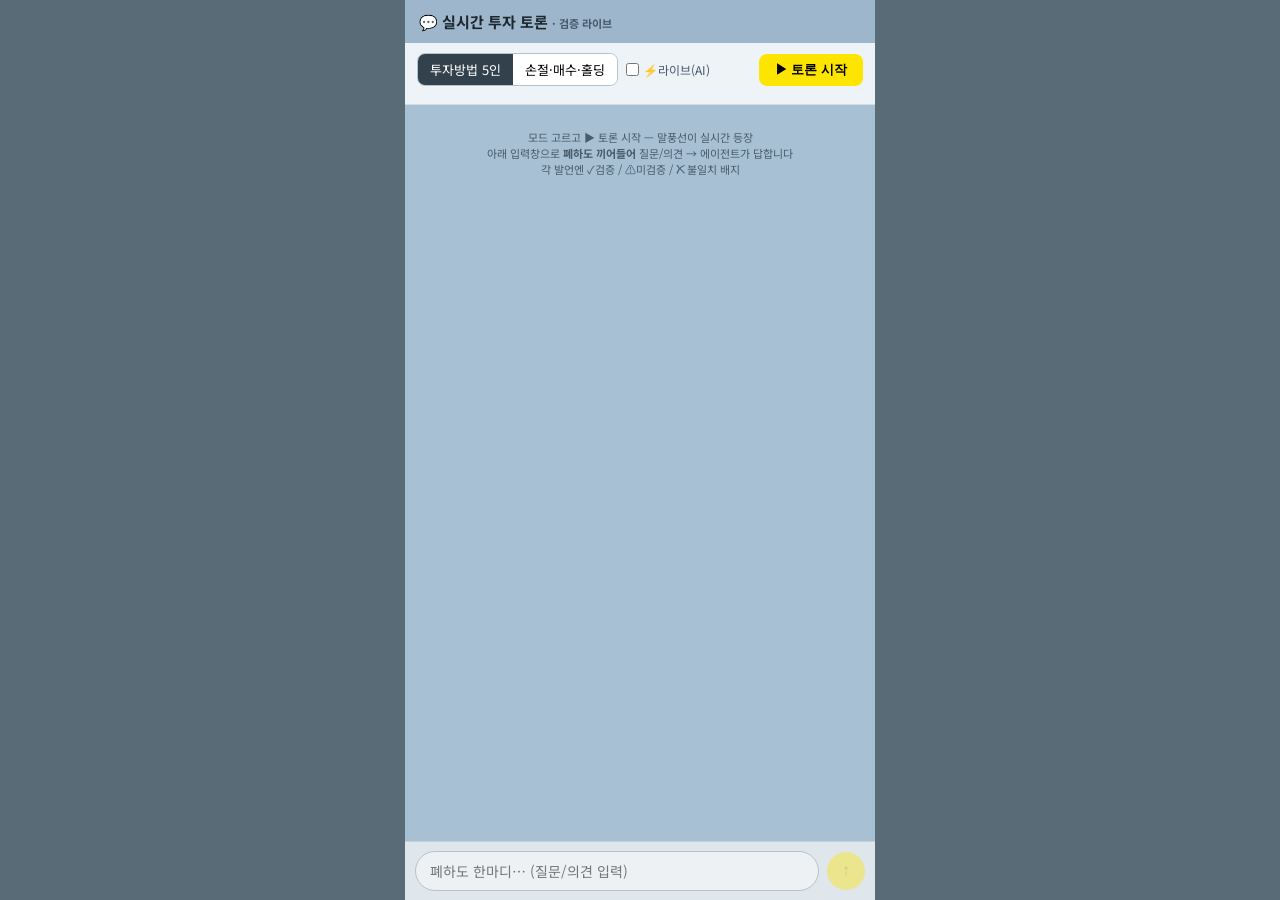
<file: corvin_jarvis/live_debate/debate_view.html>
<!DOCTYPE html>
<html lang="ko">
<head>
<meta charset="UTF-8">
<meta name="viewport" content="width=device-width, initial-scale=1.0">
<title>💬 실시간 투자 토론</title>
<link href="https://fonts.googleapis.com/css2?family=Noto+Sans+KR:wght@400;500;700;900&display=swap" rel="stylesheet">
<style>
  :root{
    --kakao-bg:#a7c0d4; --header:#9db6cb; --me:#fde64b; --other:#fff; --text:#1a1a1a; --time:#5b6b78;
    --value:#e0a82e; --growth:#2e86ff; --trend:#ff5b5b; --macro:#1faf6a; --quant:#9b59ff;
    --cut:#ff5b5b; --buy:#2e86ff; --hold:#1faf6a;
    --ok:#1faf6a; --warn:#e0a82e; --bad:#ff5b5b;
  }
  *{box-sizing:border-box;margin:0;padding:0;}
  body{background:#5a6b78;font-family:'Noto Sans KR',sans-serif;display:flex;justify-content:center;min-height:100vh;}
  .phone{width:100%;max-width:470px;background:var(--kakao-bg);min-height:100vh;display:flex;flex-direction:column;position:relative;}
  .hdr{position:sticky;top:0;z-index:20;background:var(--header);padding:11px 14px;display:flex;align-items:center;gap:10px;}
  .hdr .ttl{font-weight:700;font-size:15px;color:#1c2730;flex:1;}
  .controls{background:#eef3f7;padding:10px 12px;display:flex;gap:8px;align-items:center;flex-wrap:wrap;border-bottom:1px solid #d6dee5;position:sticky;top:42px;z-index:19;}
  .seg{display:flex;border:1px solid #b6c2cd;border-radius:8px;overflow:hidden;}
  .seg button{border:0;background:#fff;padding:6px 12px;font-size:13px;cursor:pointer;font-family:inherit;}
  .seg button.on{background:#33414d;color:#fff;}
  .live-tog{font-size:12px;color:#46586a;display:flex;align-items:center;gap:4px;cursor:pointer;}
  .start{margin-left:auto;background:#fee500;border:0;border-radius:8px;padding:7px 16px;font-weight:700;font-size:13px;cursor:pointer;}
  .start:disabled{opacity:.5;}
  .dataconf{font-size:11px;color:#46586a;width:100%;}
  .chat{flex:1;padding:14px 12px 14px;display:flex;flex-direction:column;gap:3px;}
  .row{display:flex;gap:8px;align-items:flex-start;margin-top:11px;}
  .row.me{flex-direction:row-reverse;margin-top:9px;}
  .avatar{width:38px;height:38px;border-radius:13px;flex:0 0 38px;display:flex;align-items:center;justify-content:center;font-size:19px;background:#e3eaf0;}
  .col{display:flex;flex-direction:column;max-width:80%;}
  .name{font-size:12px;color:#33414d;margin:0 0 4px 3px;font-weight:600;}
  .name .tag{font-size:10px;font-weight:700;padding:1px 6px;border-radius:8px;margin-left:5px;color:#fff;}
  .name .cred{font-size:10px;font-weight:700;margin-left:5px;cursor:help;}
  .bubble-line{display:flex;align-items:flex-end;gap:6px;}
  .me .bubble-line{flex-direction:row-reverse;}
  .bubble{background:var(--other);color:var(--text);font-size:14.5px;line-height:1.5;padding:9px 12px;border-radius:16px;box-shadow:0 1px 1px rgba(0,0,0,.08);}
  .me .bubble{background:var(--me);}
  .badge{font-size:10px;font-weight:700;margin-left:6px;padding:1px 5px;border-radius:6px;}
  .b-verified{background:rgba(31,175,106,.15);color:var(--ok);}
  .b-unverified{background:rgba(224,168,46,.18);color:var(--warn);}
  .b-mismatch{background:rgba(255,91,91,.16);color:var(--bad);}
  .round-pill{align-self:center;background:rgba(60,80,95,.3);color:#fff;font-size:11px;padding:4px 13px;border-radius:13px;margin:12px 0 2px;}
  .typing{align-self:flex-start;background:#fff;border-radius:16px;padding:10px 14px;margin:8px 0 0 46px;display:none;}
  .typing.show{display:block;}
  .typing span{display:inline-block;width:7px;height:7px;background:#9aa6b2;border-radius:50%;margin:0 2px;animation:bd 1s infinite;}
  .typing span:nth-child(2){animation-delay:.2s;} .typing span:nth-child(3){animation-delay:.4s;}
  @keyframes bd{0%,60%,100%{opacity:.3;transform:translateY(0);}30%{opacity:1;transform:translateY(-4px);}}
  .foot{align-self:center;color:#3a4a57;font-size:11px;margin:10px 0;text-align:center;opacity:.85;}
  /* 참여 입력 바 */
  .askbar{position:sticky;bottom:0;background:#dfe6ec;border-top:1px solid #c4cfd8;padding:9px 10px;display:flex;gap:8px;align-items:center;}
  .askbar input{flex:1;border:1px solid #b6c2cd;border-radius:20px;padding:9px 14px;font-size:14px;font-family:inherit;outline:none;background:#fff;}
  .askbar input:disabled{background:#eef1f4;}
  .askbar button{border:0;background:#fee500;border-radius:50%;width:38px;height:38px;font-size:17px;font-weight:700;cursor:pointer;}
  .askbar button:disabled{opacity:.4;}
</style>
</head>
<body>
<div class="phone">
  <div class="hdr"><div class="ttl">💬 실시간 투자 토론 <span style="font-size:11px;color:#46586a">· 검증 라이브</span></div></div>
  <div class="controls">
    <div class="seg" id="modeSeg">
      <button data-mode="style" class="on">투자방법 5인</button>
      <button data-mode="stance">손절·매수·홀딩</button>
    </div>
    <label class="live-tog"><input type="checkbox" id="liveChk"> ⚡라이브(AI)</label>
    <button class="start" id="startBtn">▶ 토론 시작</button>
    <div class="dataconf" id="dataConf"></div>
  </div>
  <div class="chat" id="chat">
    <div class="foot">모드 고르고 ▶ 토론 시작 — 말풍선이 실시간 등장<br>아래 입력창으로 <b>폐하도 끼어들어</b> 질문/의견 → 에이전트가 답합니다<br>각 발언엔 ✓검증 / ⚠️미검증 / ✗불일치 배지</div>
  </div>
  <div class="typing" id="typing"><span></span><span></span><span></span></div>
  <div class="askbar">
    <input id="askInput" placeholder="폐하도 한마디… (질문/의견 입력)" disabled>
    <button id="sendBtn" disabled>↑</button>
  </div>
</div>
<script>
const ACCENT = {value:'#e0a82e',growth:'#2e86ff',trend:'#ff5b5b',macro:'#1faf6a',quant:'#9b59ff',cut:'#ff5b5b',buy:'#2e86ff',hold:'#1faf6a'};
const BADGE = {verified:['✓','b-verified'],unverified:['⚠️','b-unverified'],mismatch:['✗','b-mismatch']};
let mode='style', src=null, lastRound=null, busy=false;
const chat=document.getElementById('chat'), typing=document.getElementById('typing');
const startBtn=document.getElementById('startBtn'), dataConf=document.getElementById('dataConf');
const liveChk=document.getElementById('liveChk');
const askInput=document.getElementById('askInput'), sendBtn=document.getElementById('sendBtn');

document.getElementById('modeSeg').addEventListener('click',e=>{
  if(e.target.dataset.mode){mode=e.target.dataset.mode;
    [...e.currentTarget.children].forEach(b=>b.classList.toggle('on',b===e.target));}
});
startBtn.addEventListener('click',()=>runStream('/debate/stream'));
sendBtn.addEventListener('click',sendAsk);
askInput.addEventListener('keydown',e=>{if(e.key==='Enter')sendAsk();});

function fakeFlag(){return liveChk.checked?0:1;}
function setBusy(b){busy=b;startBtn.disabled=b;sendBtn.disabled=b||!askInput.value.trim();askInput.disabled=b;}

function runStream(endpoint, extra=''){
  if(src) src.close();
  chat.innerHTML=''; lastRound=null; setBusy(true);
  startBtn.textContent='● 진행중…'; showTyping();
  src=new EventSource(`${endpoint}?mode=${mode}&fake=${fakeFlag()}${extra}`);
  src.onmessage=onEvent; src.onerror=finish;
}
function sendAsk(){
  const q=askInput.value.trim(); if(!q||busy) return;
  renderMe(q); askInput.value=''; setBusy(true); showTyping();
  if(src) src.close();
  src=new EventSource(`/debate/ask?mode=${mode}&fake=${fakeFlag()}&q=${encodeURIComponent(q)}`);
  src.onmessage=onEvent; src.onerror=finish;
}
function onEvent(ev){
  const d=JSON.parse(ev.data);
  if(d.kind==='header'){dataConf.textContent='📡 '+(d.note||'')+(d.low_confidence&&d.low_confidence.length?` · ⚠️저신뢰: ${d.low_confidence.join(',')}`:' · 검증✓'); return;}
  if(d.kind==='done'){finish(); return;}
  if(d.kind==='turn'){renderTurn(d);}
}
function showTyping(){typing.classList.add('show');chat.after(typing);}
function finish(){ if(src)src.close(); typing.classList.remove('show'); setBusy(false);
  startBtn.textContent='▶ 다시 토론'; askInput.disabled=false; sendBtn.disabled=!askInput.value.trim();
  askInput.placeholder='폐하도 한마디… (질문/의견 입력)'; }
askInput.addEventListener('input',()=>{sendBtn.disabled=busy||!askInput.value.trim();});

function roundPill(r){if(r===lastRound)return;lastRound=r;
  const labels={opening:'🗣️ 오프닝',rebuttal:'🔥 반박',synthesis:'🧾 정리',reply:'💬 폐하께 답변'};
  const p=document.createElement('div');p.className='round-pill';p.textContent=labels[r]||r;chat.appendChild(p);}

function renderMe(text){
  lastRound='__me__';
  const row=document.createElement('div');row.className='row me';
  const col=document.createElement('div');col.className='col';
  const bl=document.createElement('div');bl.className='bubble-line';
  const bb=document.createElement('div');bb.className='bubble';bb.textContent=text;
  bl.appendChild(bb);col.appendChild(bl);row.appendChild(col);
  chat.appendChild(row);chat.after(typing);scroll();
}
function renderTurn(t){
  roundPill(t.round);
  const row=document.createElement('div');row.className='row';
  const av=document.createElement('div');av.className='avatar';av.textContent=t.avatar;
  av.style.boxShadow=`0 0 0 2px ${ACCENT[t.accent]||'#888'},0 1px 2px rgba(0,0,0,.12)`;
  const col=document.createElement('div');col.className='col';
  const nm=document.createElement('div');nm.className='name';
  const cc=t.credibility>=80?'#1faf6a':t.credibility>=65?'#e0a82e':'#ff5b5b';
  const credHtml=t.credibility?` <span class="cred" style="color:${cc}" title="${(t.cred_note||'').replace(/"/g,'')}">🎯${t.credibility}</span>`:'';
  nm.innerHTML=`${t.name} <span class="tag" style="background:${ACCENT[t.accent]||'#888'}">${t.tag||''}</span>${credHtml}`;
  const bl=document.createElement('div');bl.className='bubble-line';
  const bb=document.createElement('div');bb.className='bubble';bb.textContent=t.text;
  if(t.badge&&BADGE[t.badge]){const b=document.createElement('span');b.className='badge '+BADGE[t.badge][1];b.textContent=BADGE[t.badge][0];bb.appendChild(b);}
  bl.appendChild(bb);col.appendChild(nm);col.appendChild(bl);row.appendChild(av);row.appendChild(col);
  chat.appendChild(row);chat.after(typing);scroll();
}
function scroll(){window.scrollTo(0,document.body.scrollHeight);}
</script>
</body>
</html>
</file>
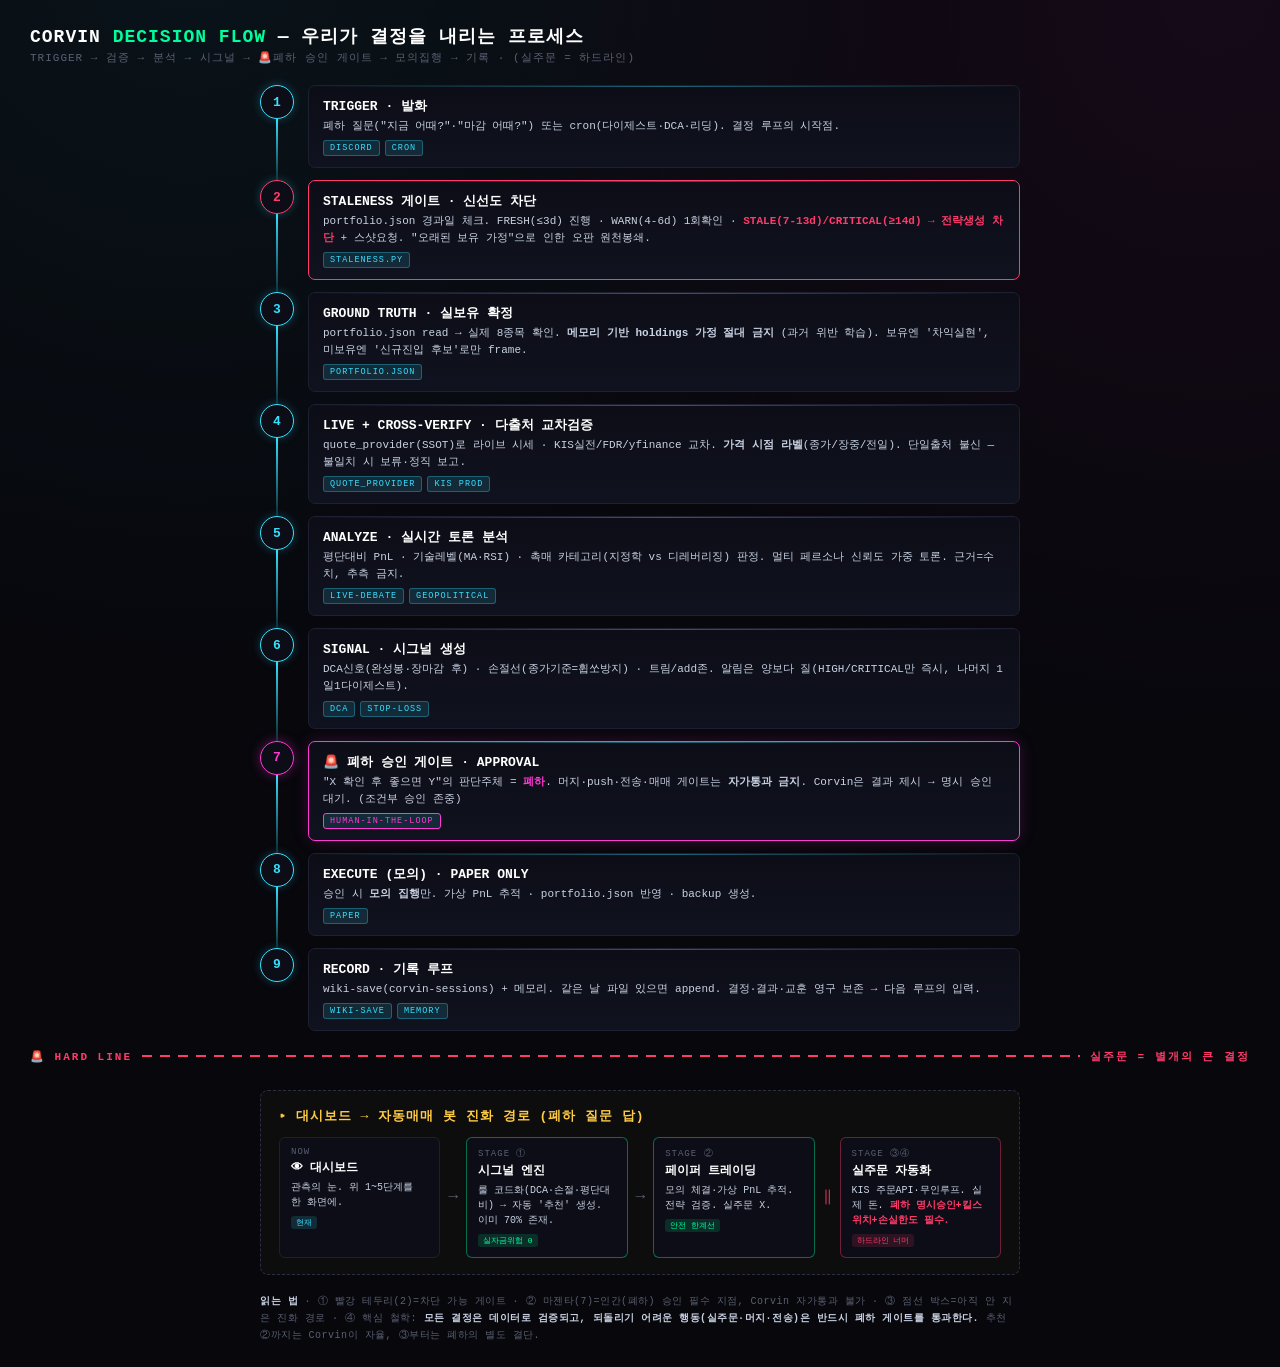
<file: corvin_jarvis/dashboard/static/decision_flow.html>
<!DOCTYPE html><html lang="ko"><head><meta charset="UTF-8">
<title>CORVIN DECISION FLOW</title>
<style>
:root{--bg:#07070c;--grn:#00ff9c;--red:#ff3b6b;--mag:#ff39d4;--cyan:#36e0ff;--amber:#ffcc44;
--dim:#5a6072;--txt:#c9d2e3;--mono:ui-monospace,'JetBrains Mono','Consolas',monospace;}
*{box-sizing:border-box;margin:0;padding:0}
body{background:var(--bg);color:var(--txt);font-family:var(--mono);padding:24px 30px;
background-image:radial-gradient(circle at 15% -5%,rgba(54,224,255,.06),transparent 42%),
 radial-gradient(circle at 95% 0%,rgba(255,57,212,.06),transparent 42%);}
h1{font-size:18px;color:#fff;letter-spacing:1px;margin-bottom:2px}
h1 b{color:var(--grn)} .sub{color:var(--dim);font-size:11px;margin-bottom:20px;letter-spacing:1px}
.flow{display:flex;flex-direction:column;gap:0;max-width:760px;margin:0 auto}
.step{display:flex;align-items:stretch;gap:14px}
.rail{display:flex;flex-direction:column;align-items:center;width:34px}
.num{width:34px;height:34px;border-radius:50%;display:grid;place-items:center;font-weight:700;font-size:13px;
 background:#0c0d16;border:1px solid var(--cyan);color:var(--cyan);flex:0 0 auto;box-shadow:0 0 10px rgba(54,224,255,.25)}
.line{width:2px;flex:1;background:linear-gradient(180deg,var(--cyan),rgba(54,224,255,.15))}
.box{flex:1;background:linear-gradient(180deg,#0c0d16,#10121f);border:1px solid #1c2030;border-radius:7px;
 padding:11px 14px;margin-bottom:12px;position:relative;overflow:hidden}
.box::before{content:'';position:absolute;top:0;left:0;width:100%;height:1px;
 background:linear-gradient(90deg,transparent,var(--cyan),transparent);opacity:.4}
.box .t{font-size:13px;color:#fff;font-weight:700;margin-bottom:3px}
.box .d{font-size:11px;color:var(--txt);line-height:1.55}
.box .tag{display:inline-block;font-size:8.5px;letter-spacing:1px;padding:2px 6px;border-radius:3px;
 margin-right:5px;margin-top:5px;text-transform:uppercase}
.k{background:rgba(54,224,255,.12);color:var(--cyan);border:1px solid rgba(54,224,255,.3)}
.gate{border-color:var(--mag)!important;box-shadow:0 0 16px rgba(255,57,212,.18)}
.gate .num,.gate2{}
.num.gate{border-color:var(--mag);color:var(--mag);box-shadow:0 0 12px rgba(255,57,212,.35)}
.block{border-color:var(--red)!important}
.num.block{border-color:var(--red);color:var(--red)}
.hardline{display:flex;align-items:center;gap:10px;margin:6px 0 16px;color:var(--red);font-size:11px;letter-spacing:2px;font-weight:700}
.hardline .bar{flex:1;height:2px;background:repeating-linear-gradient(90deg,var(--red) 0 10px,transparent 10px 18px)}
/* evolution overlay */
.evo{margin-top:26px;border:1px dashed #2a2f44;border-radius:8px;padding:16px 18px;max-width:760px;margin-left:auto;margin-right:auto;
 background:rgba(255,204,68,.03)}
.evo h2{font-size:13px;color:var(--amber);letter-spacing:1px;margin-bottom:12px}
.evorow{display:flex;gap:8px;align-items:stretch;flex-wrap:wrap}
.stage{flex:1;min-width:130px;background:#0c0d16;border:1px solid #1c2030;border-radius:6px;padding:9px 11px}
.stage.safe{border-color:rgba(0,255,156,.4)} .stage.danger{border-color:rgba(255,59,107,.4)}
.stage .n{font-size:9px;letter-spacing:1px;color:var(--dim)} .stage .h{font-size:12px;color:#fff;font-weight:700;margin:2px 0 4px}
.stage .x{font-size:10px;color:var(--txt);line-height:1.5}
.stage .badge{font-size:8px;padding:1px 5px;border-radius:3px;margin-top:6px;display:inline-block}
.b-safe{background:rgba(0,255,156,.14);color:var(--grn)} .b-now{background:rgba(54,224,255,.14);color:var(--cyan)}
.b-danger{background:rgba(255,59,107,.14);color:var(--red)}
.arrowcol{display:flex;align-items:center;color:var(--dim);font-size:16px}
.legend{max-width:760px;margin:18px auto 0;color:var(--dim);font-size:10px;line-height:1.7;letter-spacing:.5px}
.legend b{color:var(--txt)}
</style></head><body>
<h1>CORVIN <b>DECISION FLOW</b> — 우리가 결정을 내리는 프로세스</h1>
<div class="sub">TRIGGER → 검증 → 분석 → 시그널 → 🚨폐하 승인 게이트 → 모의집행 → 기록 · (실주문 = 하드라인)</div>

<div class="flow">
  <div class="step"><div class="rail"><div class="num">1</div><div class="line"></div></div>
    <div class="box"><div class="t">TRIGGER · 발화</div>
      <div class="d">폐하 질문("지금 어때?"·"마감 어때?") 또는 cron(다이제스트·DCA·리딩). 결정 루프의 시작점.</div>
      <span class="tag k">discord</span><span class="tag k">cron</span></div></div>

  <div class="step"><div class="rail"><div class="num block">2</div><div class="line"></div></div>
    <div class="box block"><div class="t">STALENESS 게이트 · 신선도 차단</div>
      <div class="d">portfolio.json 경과일 체크. FRESH(≤3d) 진행 · WARN(4-6d) 1회확인 · <b style="color:var(--red)">STALE(7-13d)/CRITICAL(≥14d) → 전략생성 차단</b> + 스샷요청. "오래된 보유 가정"으로 인한 오판 원천봉쇄.</div>
      <span class="tag k">staleness.py</span></div></div>

  <div class="step"><div class="rail"><div class="num">3</div><div class="line"></div></div>
    <div class="box"><div class="t">GROUND TRUTH · 실보유 확정</div>
      <div class="d">portfolio.json read → 실제 8종목 확인. <b>메모리 기반 holdings 가정 절대 금지</b> (과거 위반 학습). 보유엔 '차익실현', 미보유엔 '신규진입 후보'로만 frame.</div>
      <span class="tag k">portfolio.json</span></div></div>

  <div class="step"><div class="rail"><div class="num">4</div><div class="line"></div></div>
    <div class="box"><div class="t">LIVE + CROSS-VERIFY · 다출처 교차검증</div>
      <div class="d">quote_provider(SSOT)로 라이브 시세 · KIS실전/FDR/yfinance 교차. <b>가격 시점 라벨</b>(종가/장중/전일). 단일출처 불신 — 불일치 시 보류·정직 보고.</div>
      <span class="tag k">quote_provider</span><span class="tag k">KIS prod</span></div></div>

  <div class="step"><div class="rail"><div class="num">5</div><div class="line"></div></div>
    <div class="box"><div class="t">ANALYZE · 실시간 토론 분석</div>
      <div class="d">평단대비 PnL · 기술레벨(MA·RSI) · 촉매 카테고리(지정학 vs 디레버리징) 판정. 멀티 페르소나 신뢰도 가중 토론. 근거=수치, 추측 금지.</div>
      <span class="tag k">live-debate</span><span class="tag k">geopolitical</span></div></div>

  <div class="step"><div class="rail"><div class="num">6</div><div class="line"></div></div>
    <div class="box"><div class="t">SIGNAL · 시그널 생성</div>
      <div class="d">DCA신호(완성봉·장마감 후) · 손절선(종가기준=휩쏘방지) · 트림/add존. 알림은 양보다 질(HIGH/CRITICAL만 즉시, 나머지 1일1다이제스트).</div>
      <span class="tag k">dca</span><span class="tag k">stop-loss</span></div></div>

  <div class="step"><div class="rail"><div class="num gate">7</div><div class="line"></div></div>
    <div class="box gate"><div class="t">🚨 폐하 승인 게이트 · APPROVAL</div>
      <div class="d">"X 확인 후 좋으면 Y"의 판단주체 = <b style="color:var(--mag)">폐하</b>. 머지·push·전송·매매 게이트는 <b>자가통과 금지</b>. Corvin은 결과 제시 → 명시 승인 대기. (조건부 승인 존중)</div>
      <span class="tag k" style="border-color:var(--mag);color:var(--mag)">human-in-the-loop</span></div></div>

  <div class="step"><div class="rail"><div class="num">8</div><div class="line"></div></div>
    <div class="box"><div class="t">EXECUTE (모의) · PAPER ONLY</div>
      <div class="d">승인 시 <b>모의 집행</b>만. 가상 PnL 추적 · portfolio.json 반영 · backup 생성.</div>
      <span class="tag k">paper</span></div></div>

  <div class="step"><div class="rail"><div class="num">9</div></div>
    <div class="box"><div class="t">RECORD · 기록 루프</div>
      <div class="d">wiki-save(corvin-sessions) + 메모리. 같은 날 파일 있으면 append. 결정·결과·교훈 영구 보존 → 다음 루프의 입력.</div>
      <span class="tag k">wiki-save</span><span class="tag k">memory</span></div></div>
</div>

<div class="hardline"><span>🚨 HARD LINE</span><div class="bar"></div><span>실주문 = 별개의 큰 결정</span></div>

<div class="evo">
  <h2>▸ 대시보드 → 자동매매 봇 진화 경로 (폐하 질문 답)</h2>
  <div class="evorow">
    <div class="stage"><div class="n">NOW</div><div class="h">👁 대시보드</div>
      <div class="x">관측의 눈. 위 1~5단계를 한 화면에.</div><span class="badge b-now">현재</span></div>
    <div class="arrowcol">→</div>
    <div class="stage safe"><div class="n">STAGE ①</div><div class="h">시그널 엔진</div>
      <div class="x">룰 코드화(DCA·손절·평단대비) → 자동 '추천' 생성. 이미 70% 존재.</div><span class="badge b-safe">실자금위험 0</span></div>
    <div class="arrowcol">→</div>
    <div class="stage safe"><div class="n">STAGE ②</div><div class="h">페이퍼 트레이딩</div>
      <div class="x">모의 체결·가상 PnL 추적. 전략 검증. 실주문 X.</div><span class="badge b-safe">안전 한계선</span></div>
    <div class="arrowcol" style="color:var(--red)">‖</div>
    <div class="stage danger"><div class="n">STAGE ③④</div><div class="h">실주문 자동화</div>
      <div class="x">KIS 주문API·무인루프. 실제 돈. <b style="color:var(--red)">폐하 명시승인+킬스위치+손실한도 필수.</b></div><span class="badge b-danger">하드라인 너머</span></div>
  </div>
</div>

<div class="legend">
  <b>읽는 법</b> · ① 빨강 테두리(2)=차단 가능 게이트 · ② 마젠타(7)=인간(폐하) 승인 필수 지점, Corvin 자가통과 불가 · ③ 점선 박스=아직 안 지은 진화 경로 ·
  ④ 핵심 철학: <b>모든 결정은 데이터로 검증되고, 되돌리기 어려운 행동(실주문·머지·전송)은 반드시 폐하 게이트를 통과한다.</b> 추천 ②까지는 Corvin이 자율, ③부터는 폐하의 별도 결단.
</div>
</body></html>
</file>
